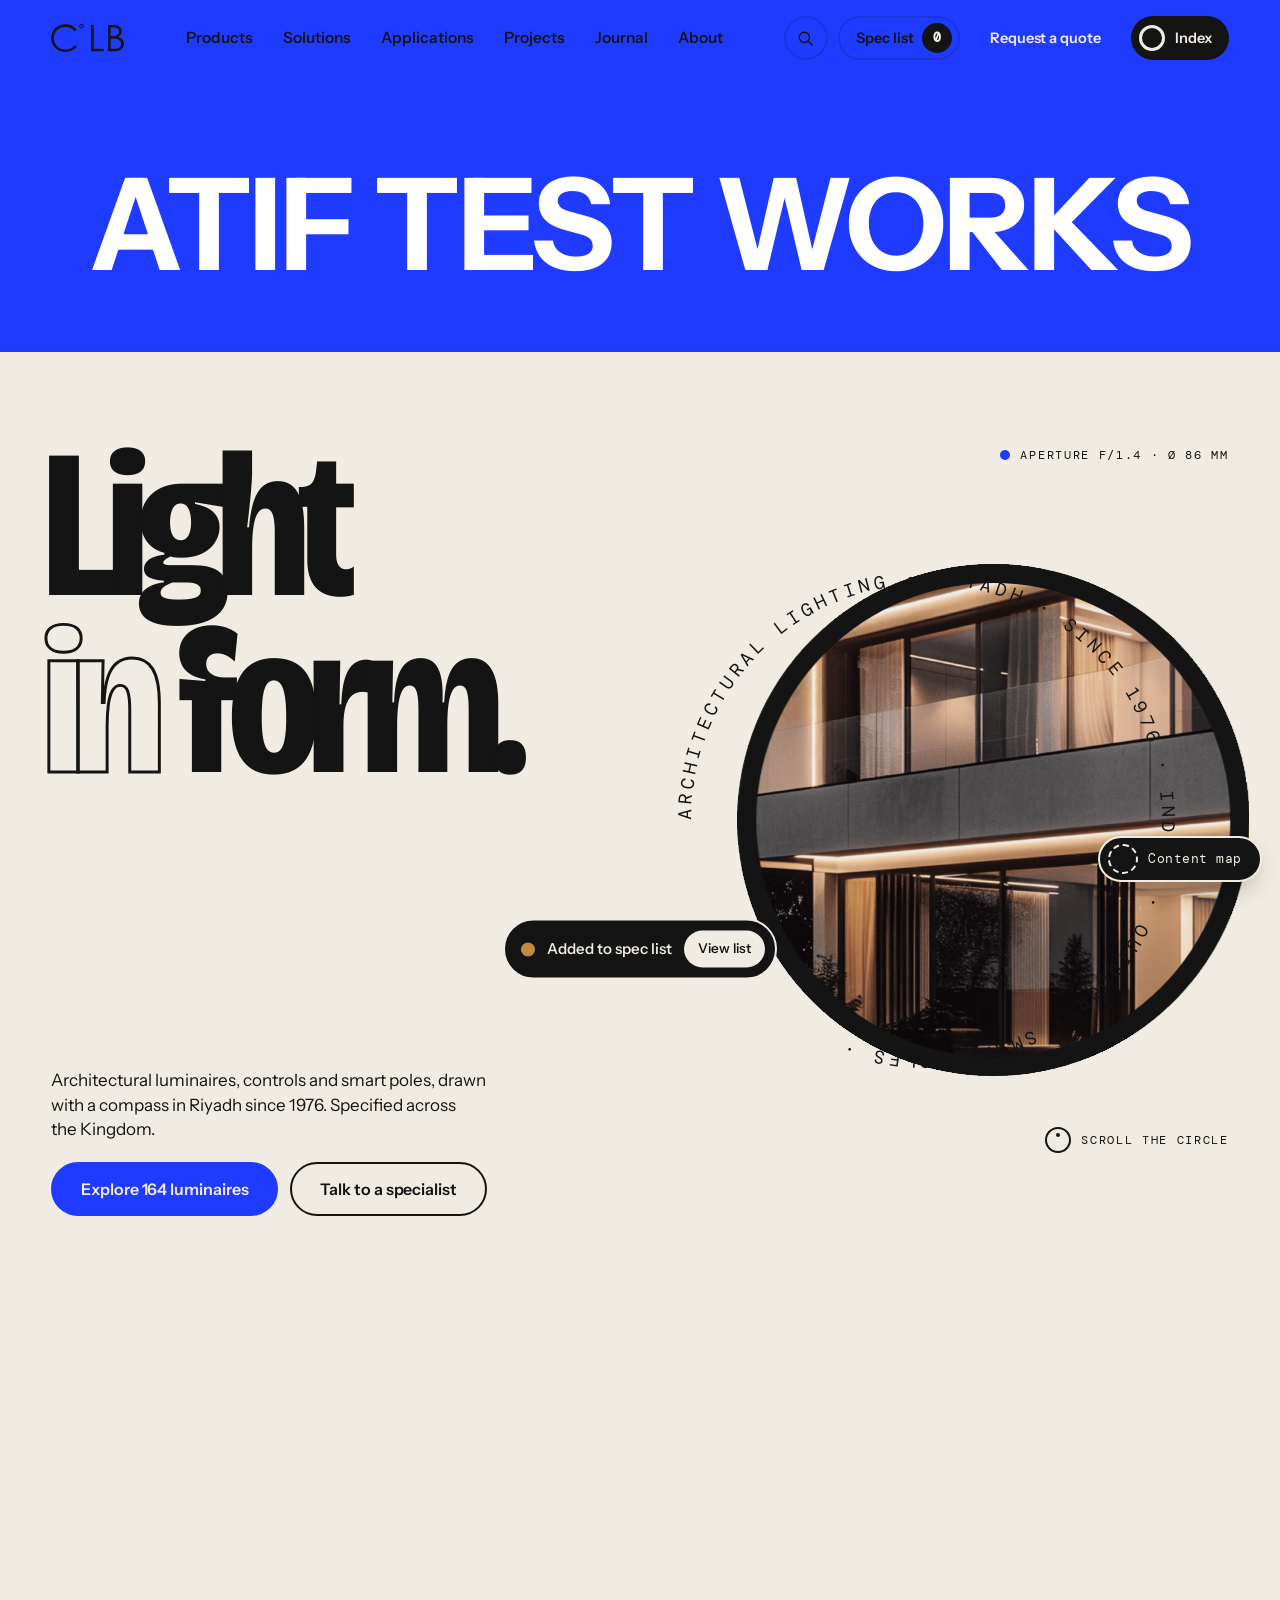
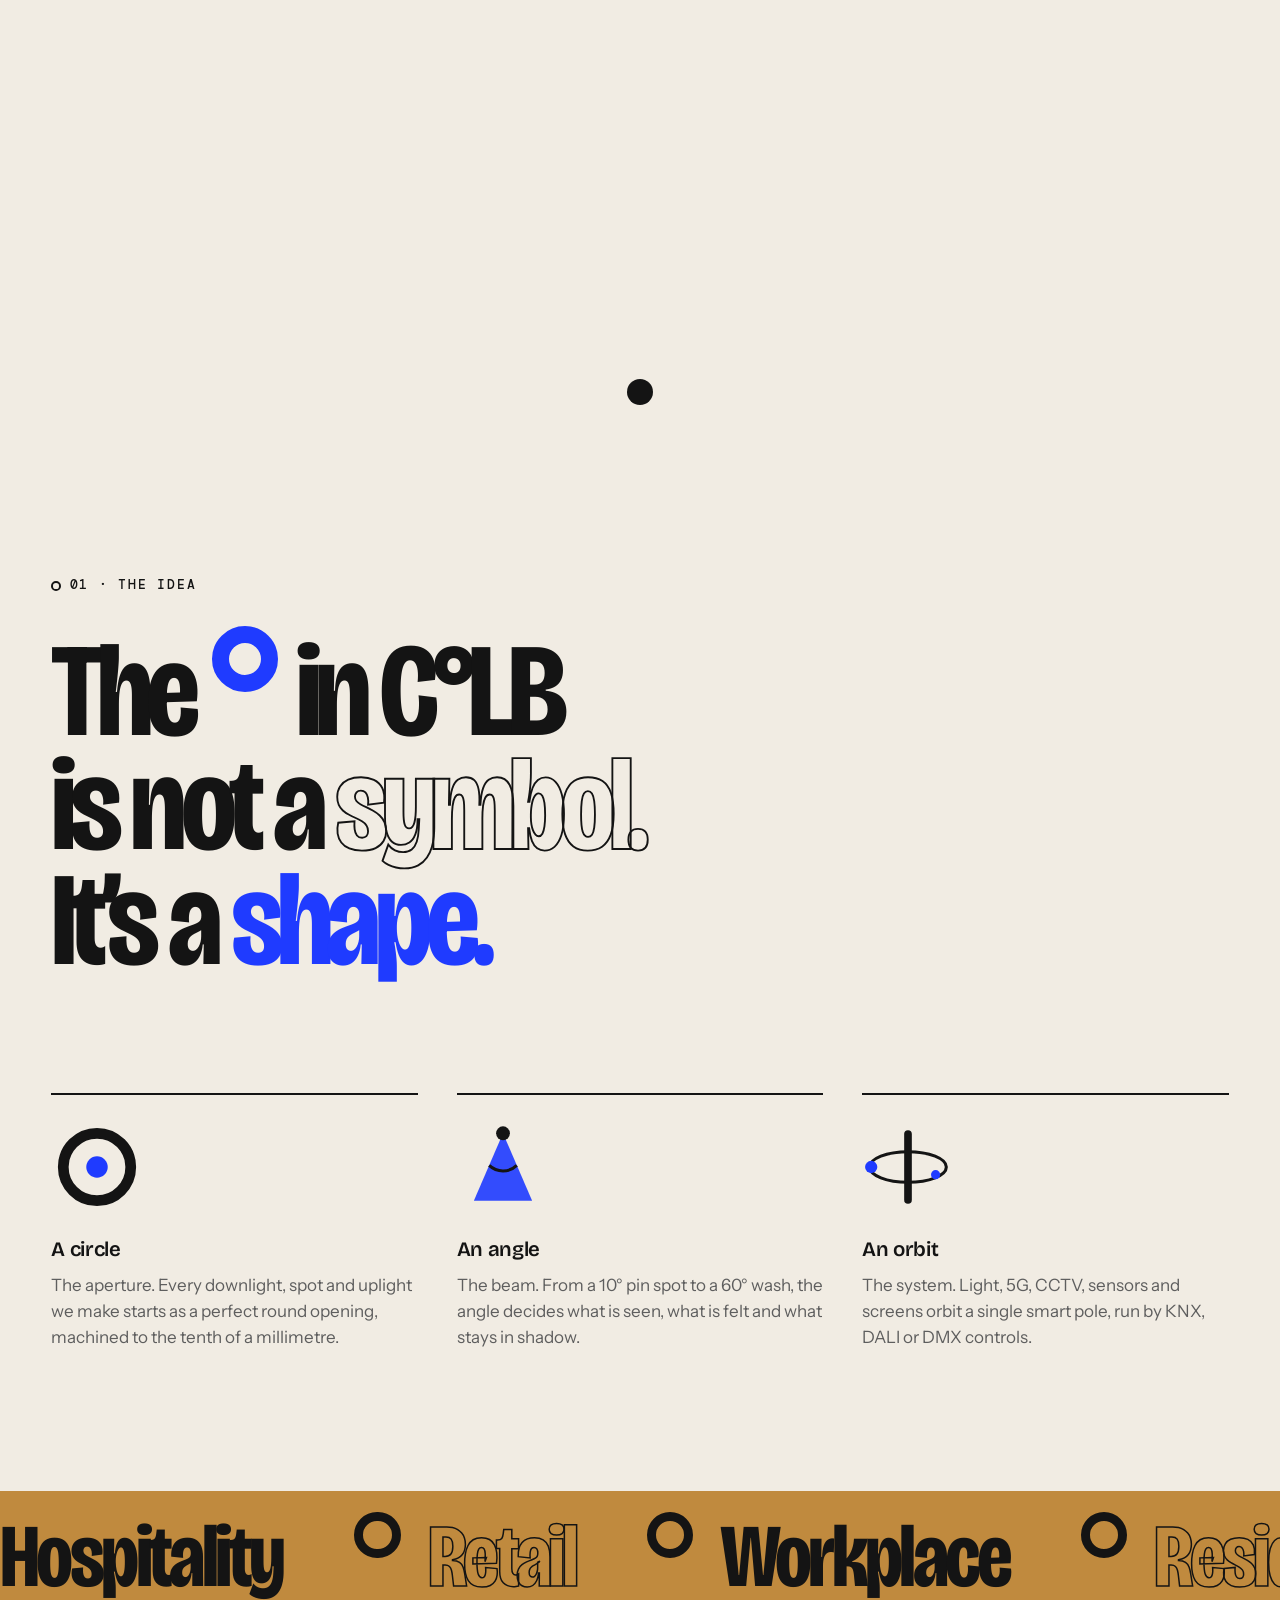
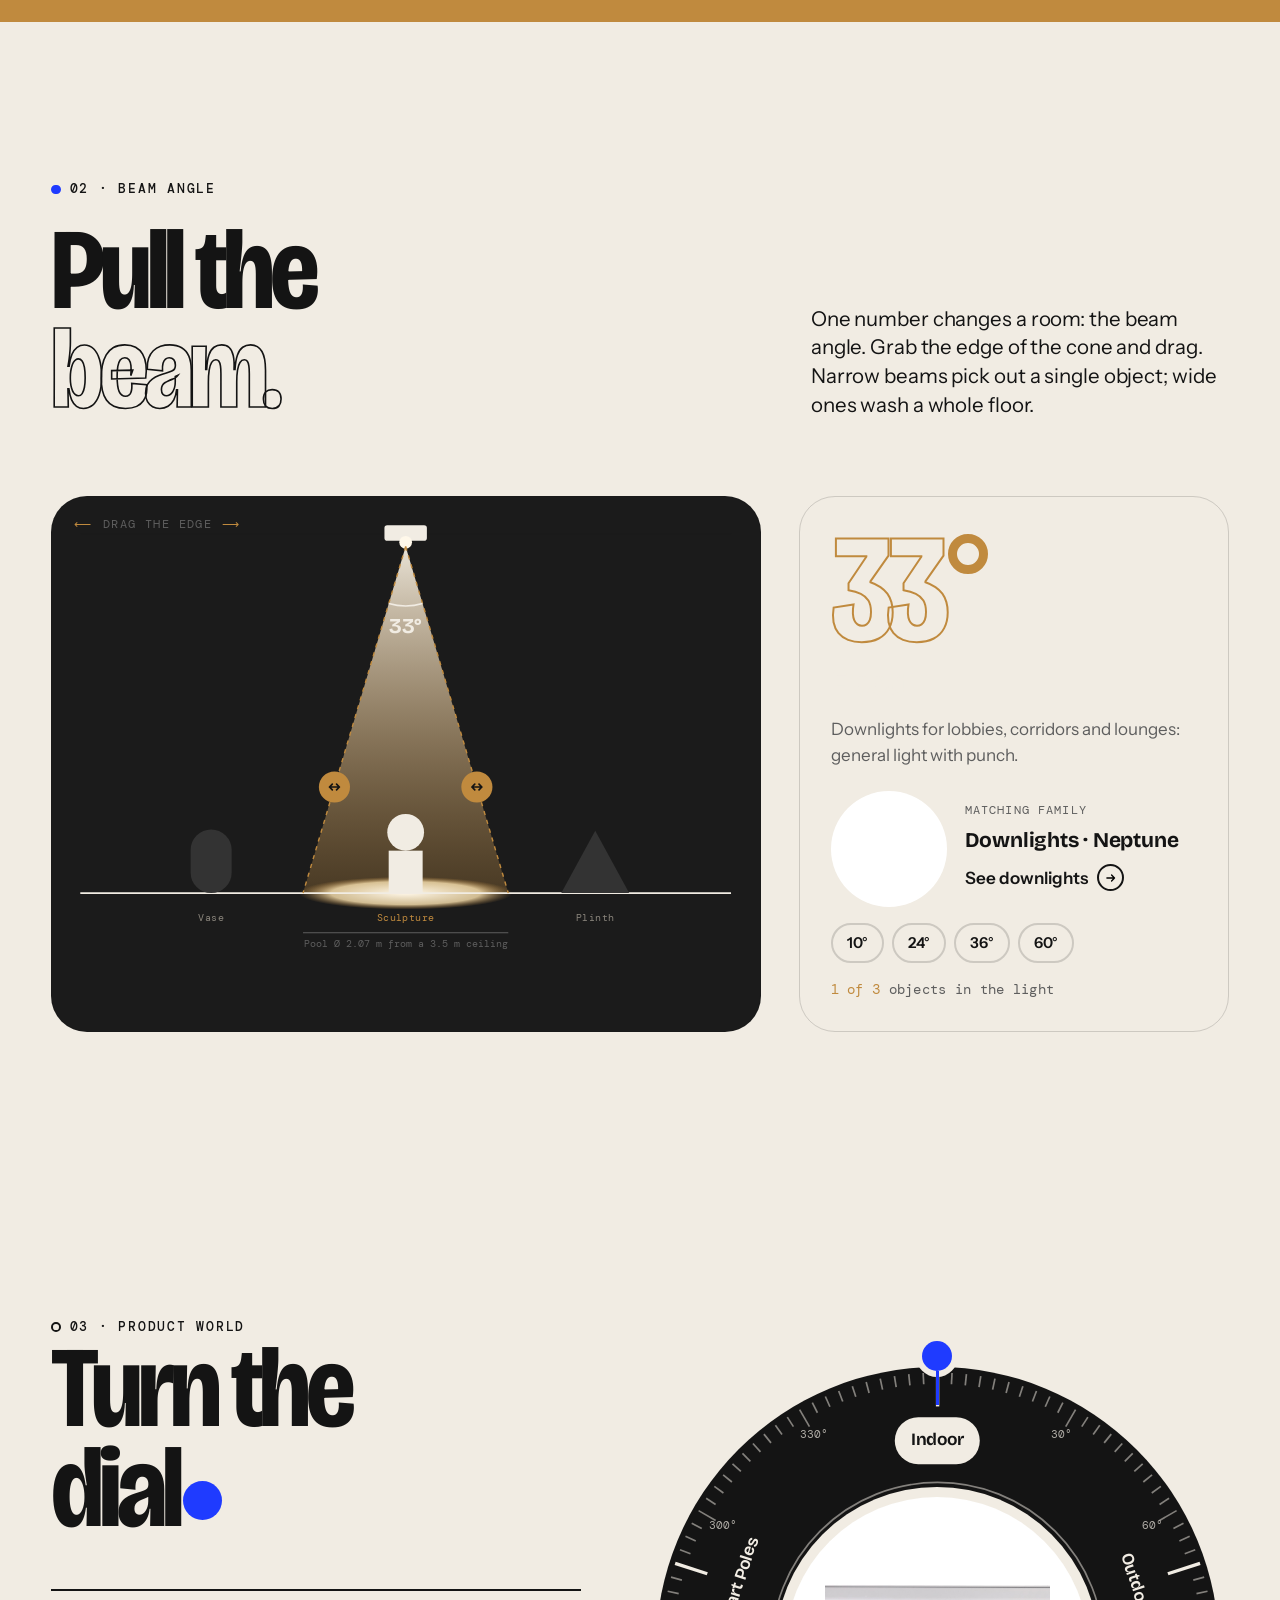
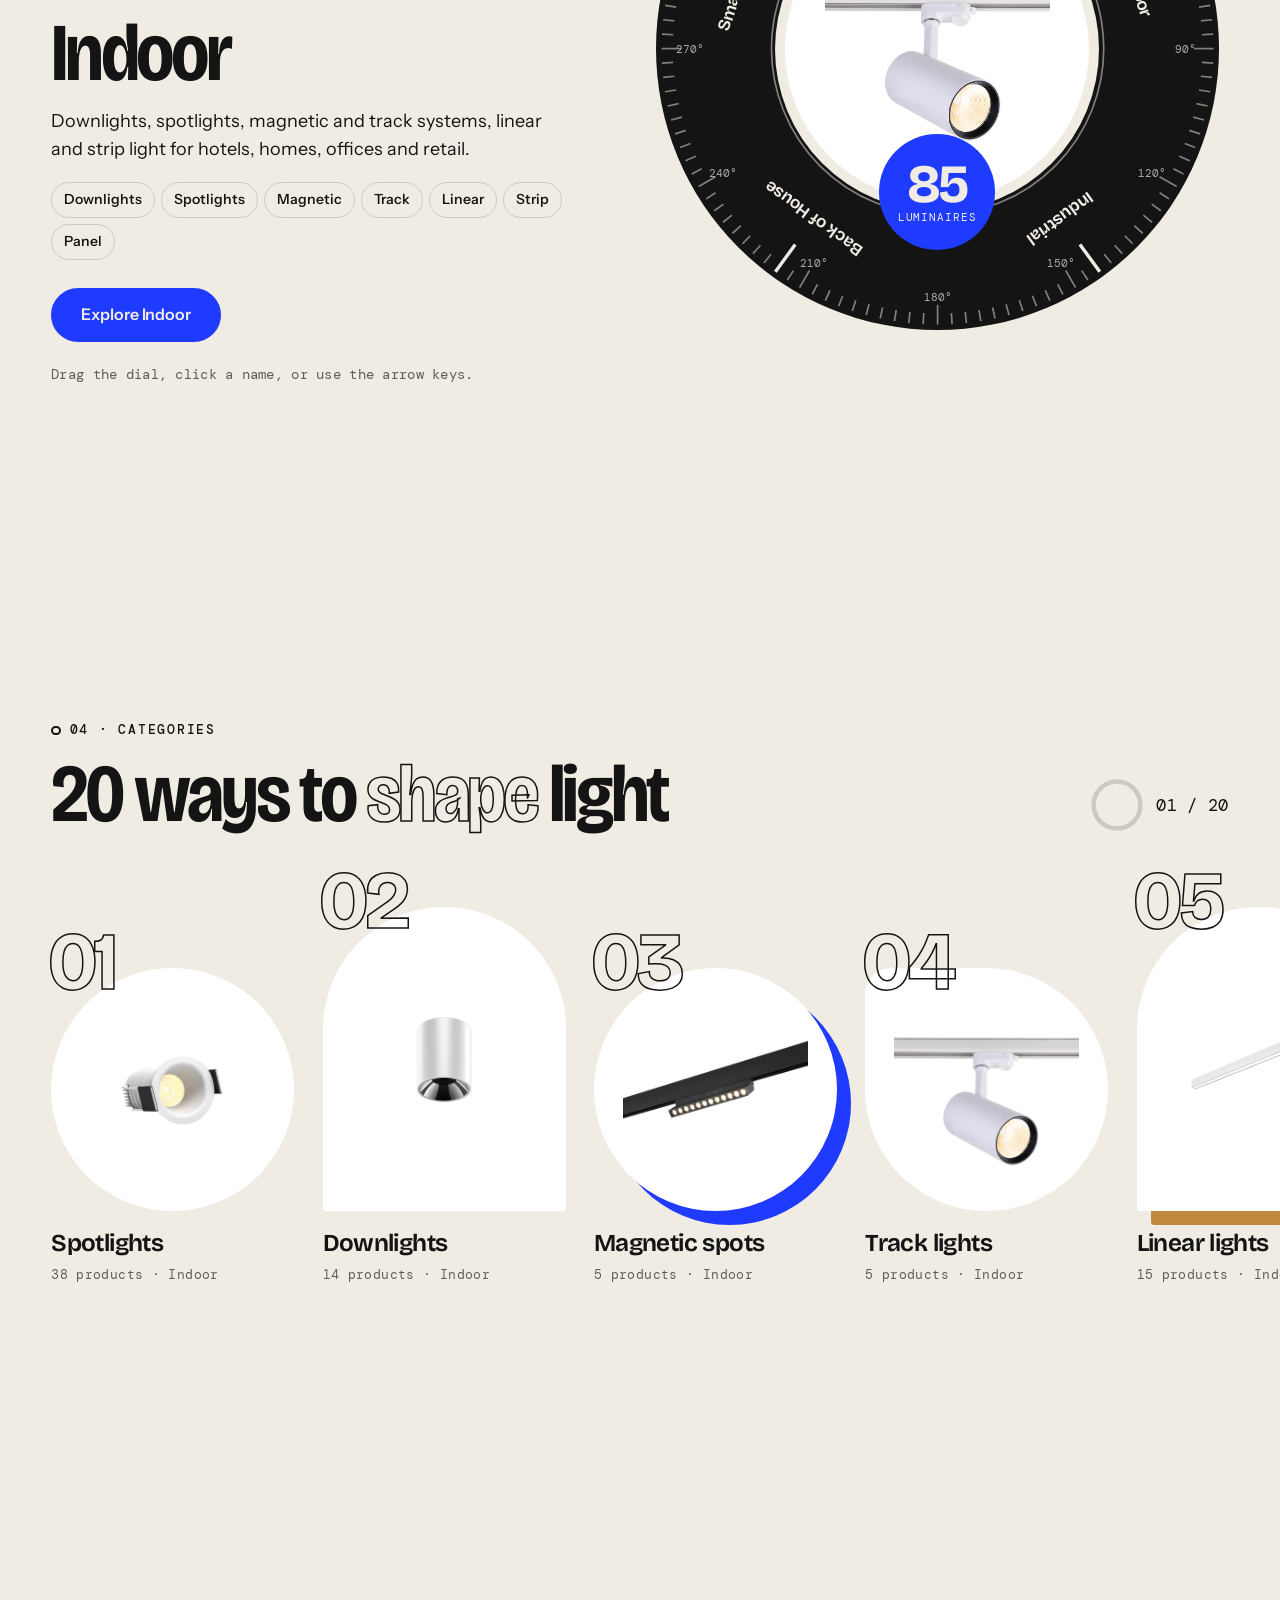
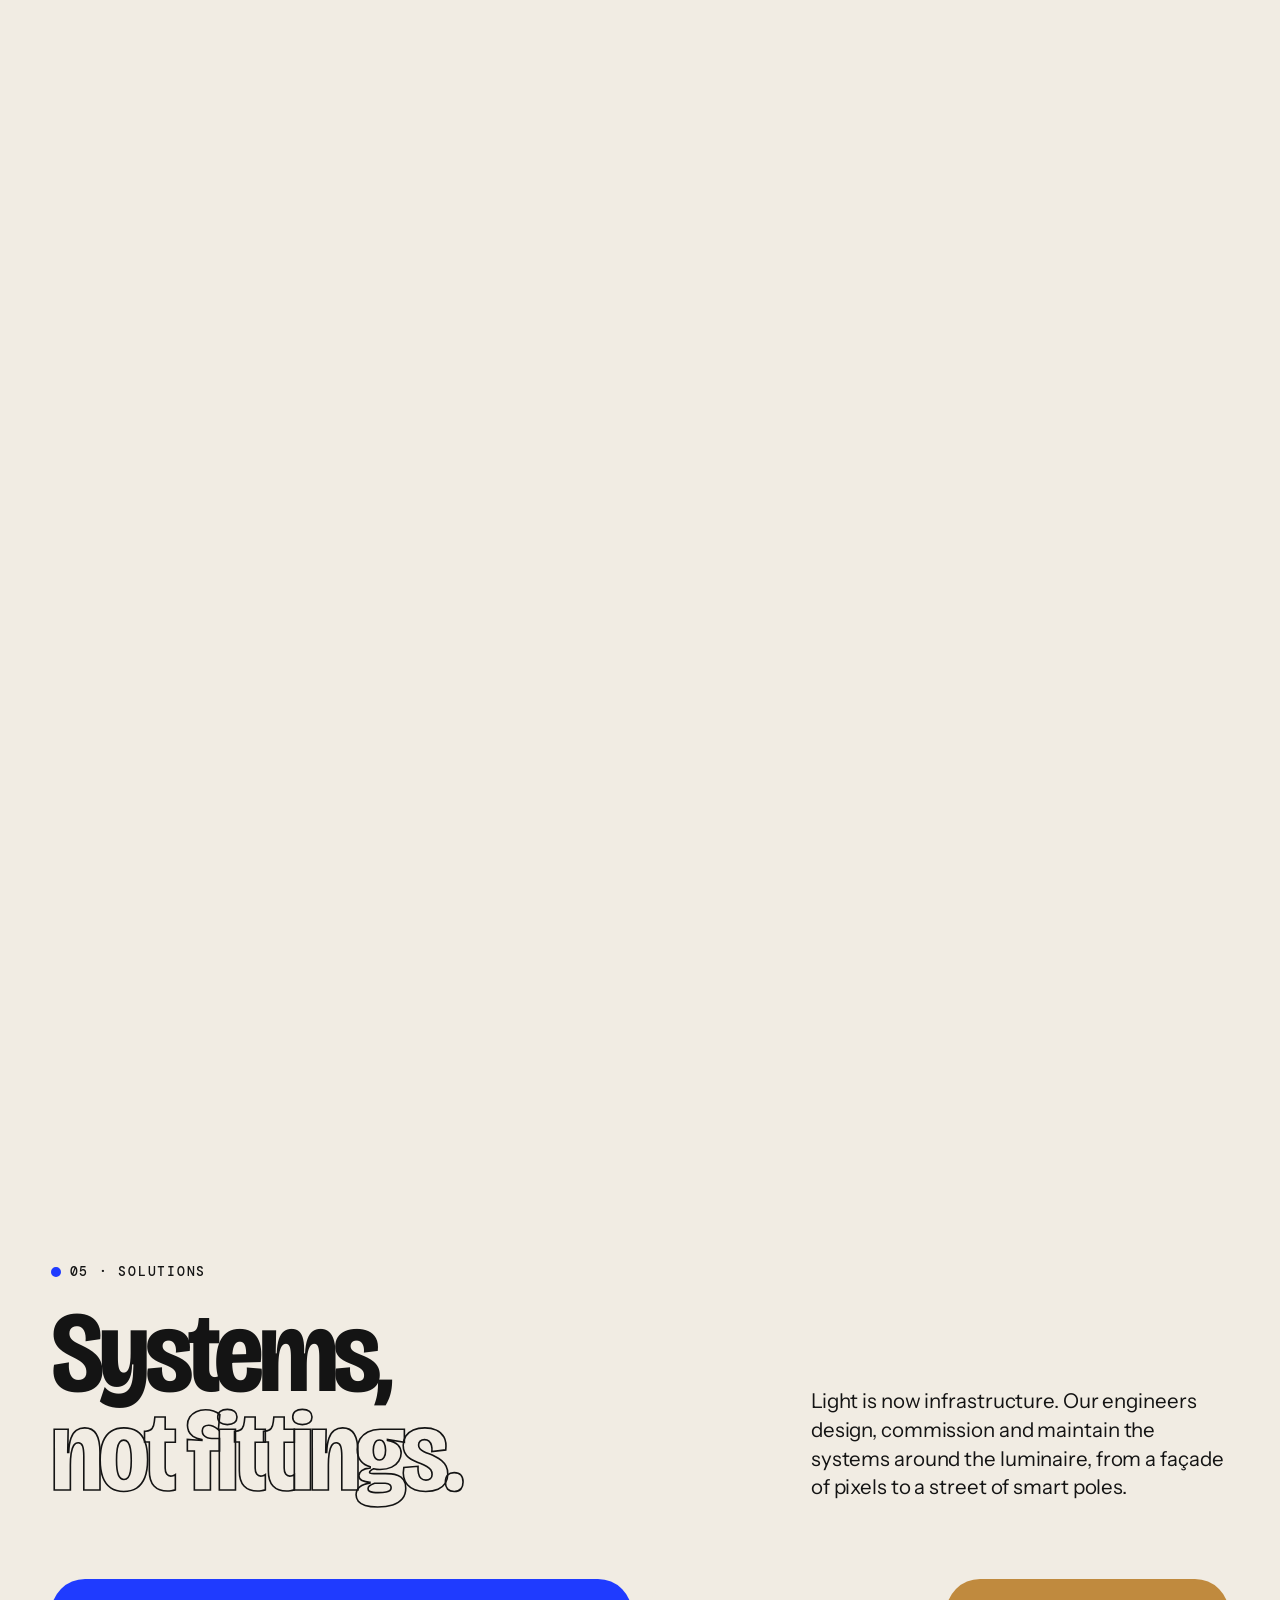
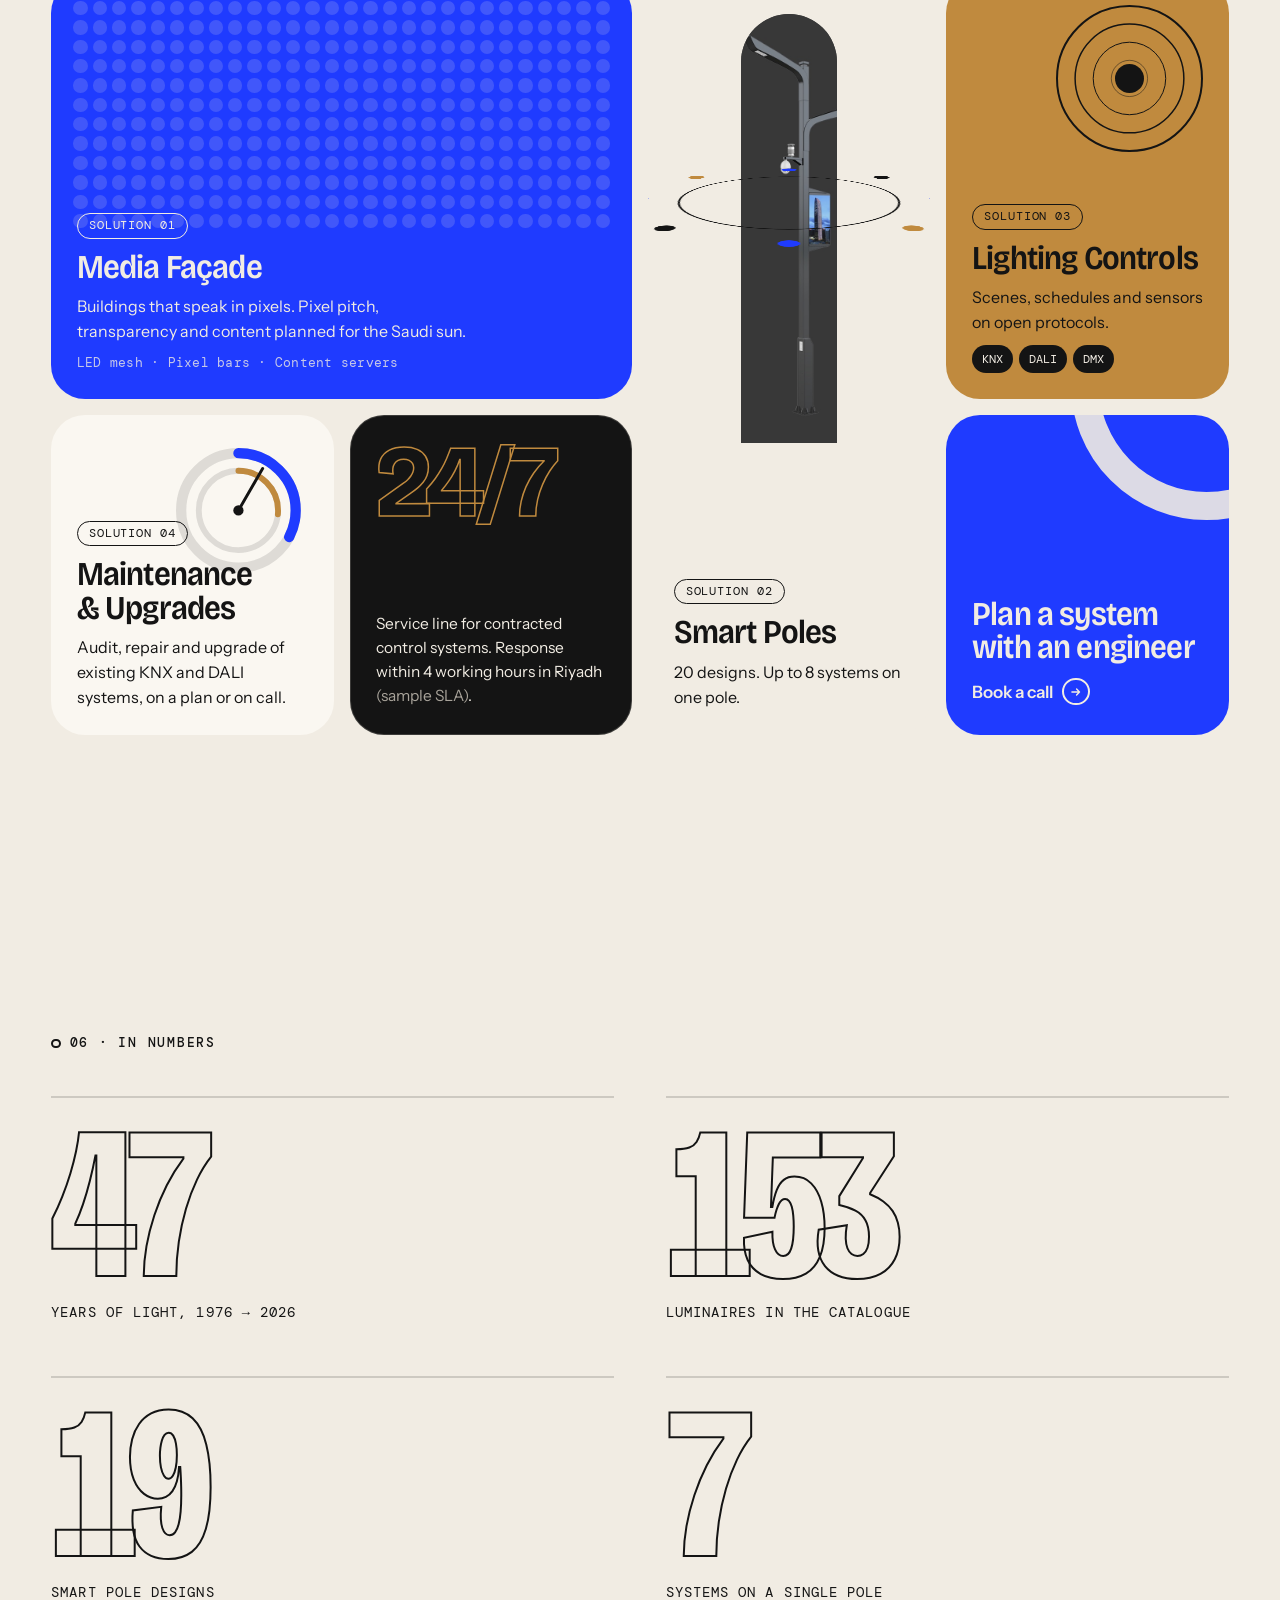
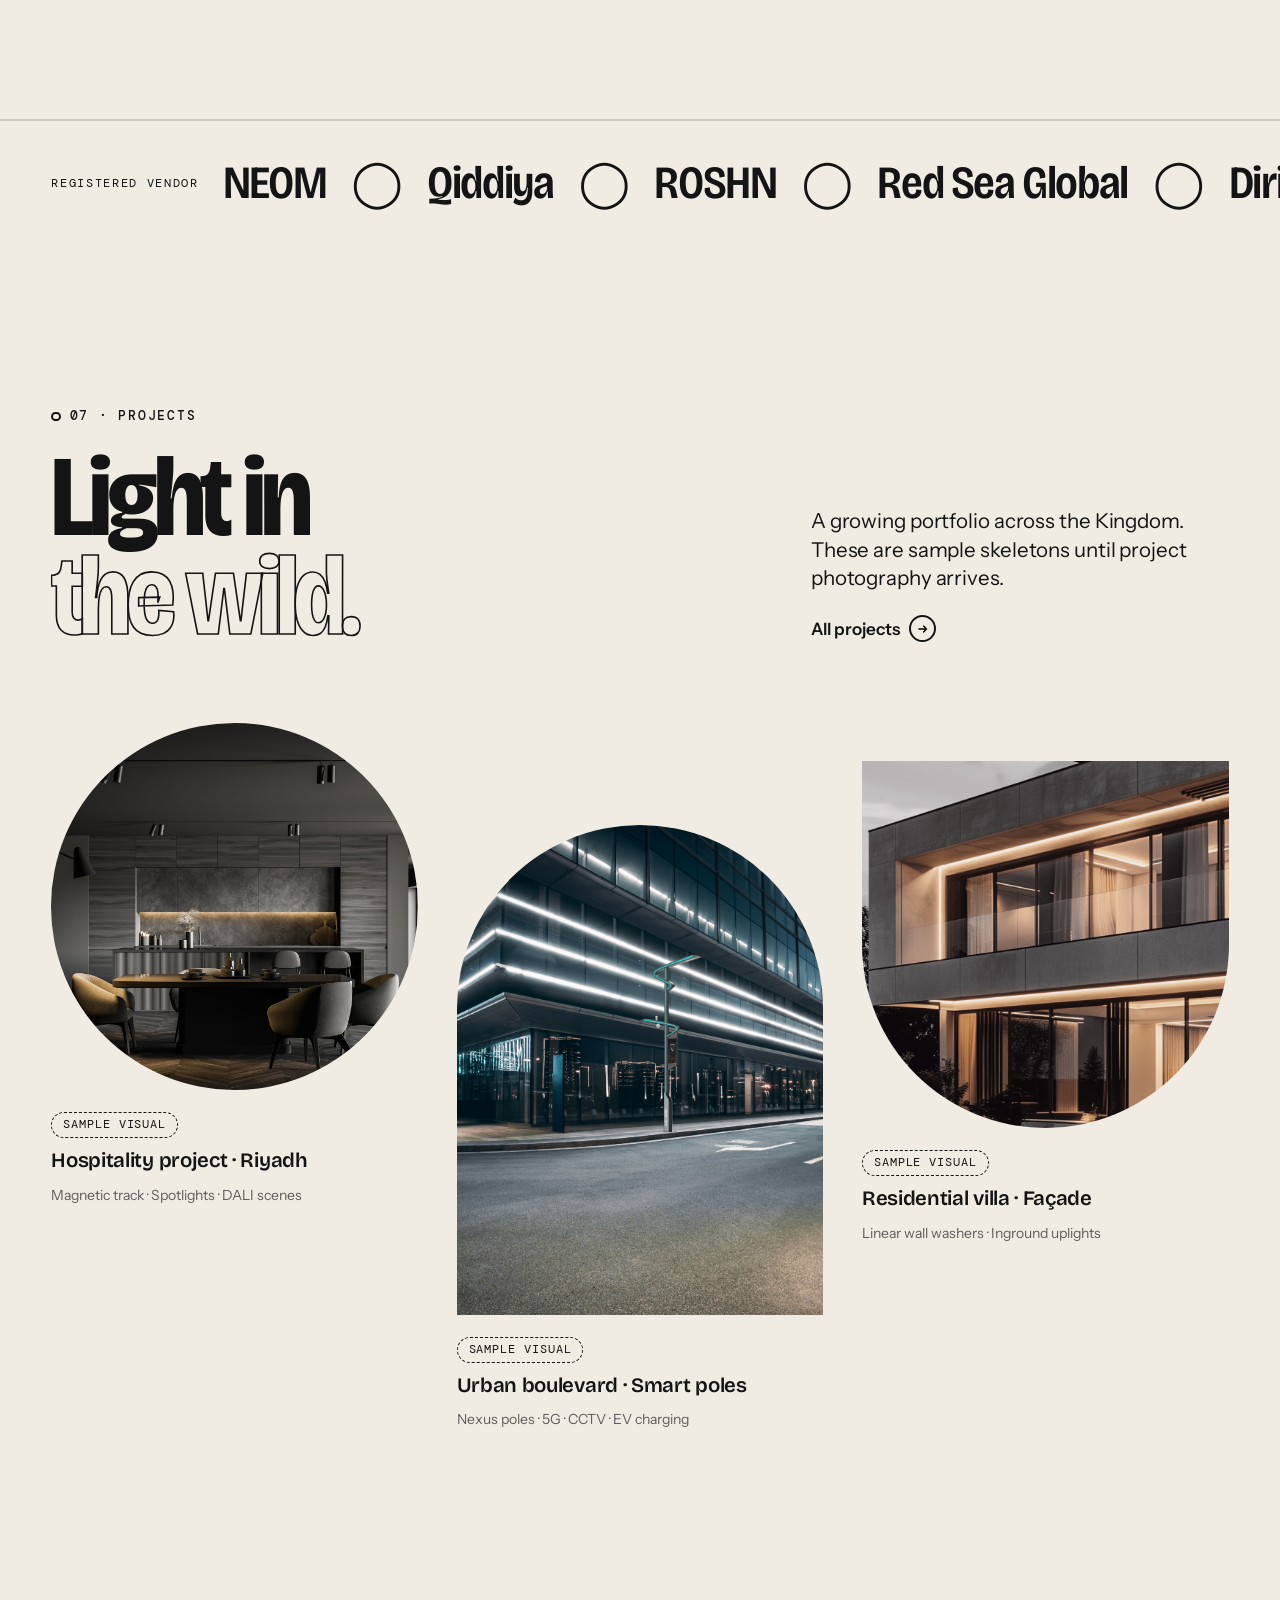
<file: index.html>
<!doctype html>
<html lang="en" dir="ltr" class="no-js" data-field="bone">
<head>
<meta charset="utf-8">
<meta name="viewport" content="width=device-width, initial-scale=1">
<title>C°LB · Light is geometry</title>
<meta name="description" content="C°LB architectural luminaires, lighting controls and smart poles, engineered in Riyadh since 1976 for hospitality, retail, workplace and urban projects.">
<meta name="theme-color" content="#F1ECE3">
<link rel="icon" href="data:image/svg+xml,%3Csvg xmlns='http://www.w3.org/2000/svg' viewBox='0 0 32 32'%3E%3Ccircle cx='16' cy='16' r='11' fill='none' stroke='%231F3BFF' stroke-width='6'/%3E%3C/svg%3E">
<link rel="preconnect" href="https://fonts.googleapis.com">
<link rel="preconnect" href="https://fonts.gstatic.com" crossorigin>
<link href="https://fonts.googleapis.com/css2?family=Bricolage+Grotesque:opsz,wdth,wght@12..96,75..100,200..800&family=Instrument+Sans:wdth,wght@75..100,400..700&family=DM+Mono:wght@400;500&display=swap" rel="stylesheet">
<link rel="stylesheet" href="assets/style.css?v=20261018276">
<script>
/* Orbit boot: js flag, reduced motion, and the closing half of the iris page transition (pure CSS animation, so it fails open). */
(function (d) {
  var h = d.documentElement; h.classList.remove('no-js'); h.classList.add('js');
  try {
    var rm = window.matchMedia && matchMedia('(prefers-reduced-motion: reduce)').matches;
    if (rm) h.classList.add('rm');
    var s = sessionStorage.getItem('orbit-iris');
    if (s) {
      sessionStorage.removeItem('orbit-iris');
      var p = JSON.parse(s);
      if (!rm && Date.now() - p.t < 4000) {
        h.style.setProperty('--ix', p.x + '%'); h.style.setProperty('--iy', p.y + '%');
        h.classList.add('iris-in');
      }
    }
  } catch (e) {}
})(document);
</script>
</head>
<body class="page-home">
<a class="skip" href="#main">Skip to content</a>
<header class="hdr" data-content="NAVIGATION: final sitemap labels (max 12 characters each), phone number for the Index menu, 5 product-group names with live counts, search index of products and Journal posts">
  <a class="hdr__brand" href="index.html" aria-label="C°LB home">
    <img class="logo logo--d" src="shared/brand/clb-logo-black.svg" alt="" width="73" height="28">
    <img class="logo logo--l" src="shared/brand/clb-logo-white.svg" alt="" width="73" height="28">
  </a>
  <nav class="hdr__nav" aria-label="Main">
    <ul><li><a href="products.html">Products</a></li><li><a href="solutions.html">Solutions</a></li><li><a href="projects.html#applications">Applications</a></li><li><a href="projects.html">Projects</a></li><li><a href="journal.html">Journal</a></li><li><a href="about.html">About</a></li></ul>
  </nav>
  <div class="hdr__tools">
    <button class="hdr__icon" type="button" data-search-open aria-label="Search products, projects and the Journal"><svg class="ico" aria-hidden="true"><use href="#i-search"/></svg></button>
    <a class="hdr__spec" href="contact.html#quote"><span class="hdr__spec-l">Spec list</span><span class="count" data-spec-count>0</span></a>
    <a class="btn btn--accent btn--sm hdr__quote" data-magnetic href="contact.html#quote"><span>Request a quote</span></a>
    <button class="hdr__menu" type="button" aria-expanded="false" aria-controls="index-menu" data-menu-btn><span class="hdr__menu-ring" aria-hidden="true"></span><span class="hdr__menu-l">Index</span></button>
  </div>
</header>

<div class="menu" id="index-menu" role="dialog" aria-modal="true" aria-label="Site index" hidden>
  <div class="menu__inner">
    <nav class="menu__main" aria-label="Site index">
      <ol>
        <li><a href="index.html"><i>00</i>Home</a></li>
        <li><a href="products.html"><i>01</i>Products</a></li>
        <li><a href="solutions.html"><i>02</i>Solutions</a></li>
        <li><a href="projects.html#applications"><i>03</i>Applications</a></li>
        <li><a href="projects.html"><i>04</i>Projects</a></li>
        <li><a href="journal.html"><i>05</i>Journal</a></li>
        <li><a href="about.html"><i>06</i>About</a></li>
        <li><a href="contact.html"><i>07</i>Contact</a></li>
      </ol>
    </nav>
    <div class="menu__side">
      <div class="menu__block">
        <h2 class="eyebrow">Product world</h2>
        <ul class="menu__groups">
          <li><a href="products.html#indoor">Indoor <span>85</span></a></li>
          <li><a href="products.html#outdoor">Outdoor <span>64</span></a></li>
          <li><a href="products.html#industrial">Industrial <span>4</span></a></li>
          <li><a href="products.html#back-of-house">Back of House <span>11</span></a></li>
          <li><a href="solutions.html#range">Smart Poles <span>20</span></a></li>
        </ul>
      </div>
      <div class="menu__block">
        <h2 class="eyebrow">Resources</h2>
        <ul class="menu__plain">
          <li><a href="index.html#resources">Catalogue 2026 (PDF)</a></li>
          <li><a href="product.html#downloads">Datasheets, IES and BIM</a></li>
          <li><a href="about.html#quality">Certifications</a></li>
        </ul>
      </div>
      <div class="menu__block menu__contact">
        <a class="num" href="tel:+966114411131">+966 11 441 1131</a>
        <a href="mailto:info@clb-sa.com">info@clb-sa.com</a>
        <p>Building 4280, Northern Ring Branch Rd, Hitteen, Riyadh</p>
      </div>
    </div>
    <button class="menu__close" type="button" data-menu-close aria-label="Close index"><svg class="ico" aria-hidden="true"><use href="#i-close"/></svg></button>
  </div>
</div>

<main id="main">
<div style="padding:clamp(96px,14vw,160px) 16px clamp(32px,5vw,64px);text-align:center;background:#1F3BFF;color:#fff">
  <p style="margin:0;font-weight:800;font-size:clamp(40px,10vw,140px);line-height:1;letter-spacing:-0.02em;text-transform:uppercase">Atif Test Works</p>
</div>

<!-- ============ 01 HERO · the aperture ============ -->
<section class="hero field field--bone" id="hero" data-field="bone" data-hero data-content="HERO: 1 photo ≥2000px that still reads when cropped to a circle (lit façade or interior, subject centred) + headline ≤4 words + intro ≤24 words + 2 CTAs. Scroll story captions ≤8 words each">
  <div class="hero__pin">
    <div class="hero__stage">
      <h1 class="hero__h">
        <span class="hero__l1 mega mega--xl" data-kin>Light</span>
        <span class="hero__l2 mega mega--xl"><span class="outline" data-kin>in</span> <span data-kin>form.</span></span>
      </h1>

      <div class="ap" data-ap aria-hidden="true">
        <div class="ap__disc">
          <img class="ap__img" src="shared/img/clb/site/collection-outdoor.jpg" alt="" width="1008" height="1800" fetchpriority="high">
          <span class="ap__face"></span>
          <svg class="ap__blades" viewBox="-100 -100 200 200" preserveAspectRatio="xMidYMid meet"></svg>
        </div>
        <svg class="ap__text" viewBox="0 0 200 200">
          <defs><path id="ap-circle" d="M100,100 m-92,0 a92,92 0 1,1 184,0 a92,92 0 1,1 -184,0"/></defs>
          <text><textPath href="#ap-circle">ARCHITECTURAL LIGHTING · RIYADH · SINCE 1976 · INDOOR · OUTDOOR · SMART POLES · </textPath></text>
        </svg>
      </div>

      <svg class="beamfx" data-beamfx aria-hidden="true" preserveAspectRatio="none">
        <defs>
          <linearGradient id="hb-cone" x1="0" y1="0" x2="0" y2="1">
            <stop offset="0" stop-color="#FFFDF8" stop-opacity=".95"/>
            <stop offset=".55" stop-color="#F1ECE3" stop-opacity=".55"/>
            <stop offset="1" stop-color="#F1ECE3" stop-opacity=".22"/>
          </linearGradient>
          <radialGradient id="hb-pool">
            <stop offset="0" stop-color="#FFFDF8" stop-opacity="1"/>
            <stop offset=".62" stop-color="#F1ECE3" stop-opacity=".9"/>
            <stop offset="1" stop-color="#F1ECE3" stop-opacity="0"/>
          </radialGradient>
        </defs>
        <line class="beamfx__floor" x1="0" y1="0" x2="0" y2="0"/>
        <polygon class="beamfx__cone" fill="url(#hb-cone)" points="0,0 0,0 0,0"/>
        <ellipse class="beamfx__pool" fill="url(#hb-pool)" cx="0" cy="0" rx="0" ry="0"/>
        <g class="beamfx__dims">
          <line class="beamfx__dim" x1="0" y1="0" x2="0" y2="0"/>
          <line class="beamfx__tick a" x1="0" y1="0" x2="0" y2="0"/>
          <line class="beamfx__tick b" x1="0" y1="0" x2="0" y2="0"/>
          <text class="beamfx__label" x="0" y="0" text-anchor="middle">Ø 4.2 m</text>
          <path class="beamfx__arc" d=""/>
          <text class="beamfx__angle" x="0" y="0" text-anchor="middle">36°</text>
        </g>
        <circle class="beamfx__dot" cx="0" cy="0" r="0"/>
      </svg>

      <div class="hero__meta">
        <p class="hero__intro">Architectural luminaires, controls and smart poles, drawn with a compass in Riyadh since 1976. Specified across the Kingdom.</p>
        <div class="btn-row">
          <a class="btn btn--accent" data-magnetic href="products.html"><span>Explore 164 luminaires</span></a>
          <a class="btn btn--ghost" data-magnetic href="contact.html#spec"><span>Talk to a specialist</span></a>
        </div>
      </div>
      <p class="hero__read mono" aria-hidden="true"><span class="hero__read-dot"></span><span data-hero-read>Aperture opening</span></p>
      <p class="hero__scroll mono" aria-hidden="true"><span class="hero__scroll-ring"></span>Scroll the circle</p>

      <div class="hero__cap hero__cap--b" aria-hidden="true">
        <p class="eyebrow eyebrow--plain">Act 2 · The fitting</p>
        <p class="hero__cap-h">Every C°LB luminaire begins as a circle.</p>
      </div>
      <div class="hero__cap hero__cap--c" aria-hidden="true">
        <p class="eyebrow eyebrow--plain">Act 3 · The beam</p>
        <p class="hero__cap-h">…and lands as a circle of light.</p>
      </div>
      <div class="hero__cap hero__cap--d" aria-hidden="true">
        <p class="hero__cap-xl">Light is <span class="outline">geometry.</span></p>
      </div>
    </div>
  </div>
</section>

<!-- ============ 02 MANIFESTO ============ -->
<section class="mani field field--bone" id="manifesto" data-field="bone" data-content="BRAND STATEMENT: 1 sentence ≤18 words + 3 principles (title ≤2 words, 20-word proof line each). Marketing to confirm claims">
  <span class="mani__dot" aria-hidden="true"></span>
  <span class="mani__thread" aria-hidden="true"></span>
  <div class="wrap">
    <p class="eyebrow mani__eyebrow">01 · The idea</p>
    <h2 class="mani__h lines">
      <span class="line"><span>The <span class="mani__deg">°</span> in C°LB</span></span>
      <span class="line"><span>is not a <span class="outline">symbol.</span></span></span>
      <span class="line"><span>It’s a <em class="mani__em">shape.</em></span></span>
    </h2>
    <ol class="mani__trio">
      <li class="rv">
        <svg class="mani__glyph" viewBox="0 0 120 120" aria-hidden="true"><circle cx="60" cy="60" r="44" fill="none" stroke="currentColor" stroke-width="14"/><circle cx="60" cy="60" r="14" class="g-accent"/></svg>
        <h3 class="h4">A circle</h3>
        <p>The aperture. Every downlight, spot and uplight we make starts as a perfect round opening, machined to the tenth of a millimetre.</p>
      </li>
      <li class="rv rv-d1">
        <svg class="mani__glyph" viewBox="0 0 120 120" aria-hidden="true"><path d="M60 16 22 104h76z" class="g-accent" opacity=".9"/><circle cx="60" cy="16" r="9" fill="currentColor"/><path d="M42 58a26 26 0 0 0 36 0" fill="none" stroke="currentColor" stroke-width="4"/></svg>
        <h3 class="h4">An angle</h3>
        <p>The beam. From a 10° pin spot to a 60° wash, the angle decides what is seen, what is felt and what stays in shadow.</p>
      </li>
      <li class="rv rv-d2">
        <svg class="mani__glyph" viewBox="0 0 120 120" aria-hidden="true"><ellipse cx="60" cy="60" rx="50" ry="20" fill="none" stroke="currentColor" stroke-width="4"/><rect x="55" y="12" width="10" height="96" rx="5" fill="currentColor"/><circle cx="12" cy="60" r="8" class="g-accent"/><circle cx="96" cy="70" r="6" class="g-accent"/></svg>
        <h3 class="h4">An orbit</h3>
        <p>The system. Light, 5G, CCTV, sensors and screens orbit a single smart pole, run by KNX, DALI or DMX controls.</p>
      </li>
    </ol>
  </div>
  <div class="mq fx-brass" aria-label="Sectors we light">
    <div class="marquee" style="--mq-dur:42s">
      <div class="marquee__track">
        <span class="marquee__item">Hospitality</span><span class="marquee__item mq__ring" aria-hidden="true"></span>
        <span class="marquee__item outline">Retail</span><span class="marquee__item mq__ring" aria-hidden="true"></span>
        <span class="marquee__item">Workplace</span><span class="marquee__item mq__ring" aria-hidden="true"></span>
        <span class="marquee__item outline">Residential</span><span class="marquee__item mq__ring" aria-hidden="true"></span>
        <span class="marquee__item">Urban &amp; Streets</span><span class="marquee__item mq__ring" aria-hidden="true"></span>
        <span class="marquee__item outline">Façade &amp; Landscape</span><span class="marquee__item mq__ring" aria-hidden="true"></span>
      </div>
      <div class="marquee__track" aria-hidden="true">
        <span class="marquee__item">Hospitality</span><span class="marquee__item mq__ring"></span>
        <span class="marquee__item outline">Retail</span><span class="marquee__item mq__ring"></span>
        <span class="marquee__item">Workplace</span><span class="marquee__item mq__ring"></span>
        <span class="marquee__item outline">Residential</span><span class="marquee__item mq__ring"></span>
        <span class="marquee__item">Urban &amp; Streets</span><span class="marquee__item mq__ring"></span>
        <span class="marquee__item outline">Façade &amp; Landscape</span><span class="marquee__item mq__ring"></span>
      </div>
    </div>
  </div>
</section>

<!-- ============ 03 BEAM ANGLE PLAYGROUND ============ -->
<section class="beam field field--ink" id="beam" data-field="ink" data-content="BEAM PLAYGROUND: approved beam options per family (10–60°), 1 cut-out on white per family (≥1200px), 1-line use case each. Pool sizes come from the IES files once supplied">
  <div class="wrap">
    <div class="shead">
      <div>
        <p class="eyebrow eyebrow--dot">02 · Beam angle</p>
        <h2 class="h1 lines"><span class="line"><span>Pull the</span></span><span class="line"><span class="outline">beam.</span></span></h2>
      </div>
      <div class="shead__aside">
        <p class="lede">One number changes a room: the beam angle. Grab the edge of the cone and drag. Narrow beams pick out a single object; wide ones wash a whole floor.</p>
      </div>
    </div>

    <div class="beam__ui">
      <div class="beam__stage" data-beam tabindex="0" role="slider" aria-label="Beam angle. Use left and right arrow keys or drag the edge of the cone" aria-valuemin="10" aria-valuemax="60" aria-valuenow="24" aria-valuetext="24 degrees, narrow spot">
        <svg class="beam__svg" viewBox="0 0 1000 640" aria-hidden="true">
          <defs>
            <linearGradient id="bp-cone" x1="0" y1="0" x2="0" y2="1">
              <stop offset="0" stop-color="#FFF8EA" stop-opacity=".9"/>
              <stop offset="1" stop-color="#C08A3E" stop-opacity=".28"/>
            </linearGradient>
            <radialGradient id="bp-pool">
              <stop offset="0" stop-color="#FFF8EA"/>
              <stop offset=".7" stop-color="#F1D9A8" stop-opacity=".85"/>
              <stop offset="1" stop-color="#C08A3E" stop-opacity="0"/>
            </radialGradient>
          </defs>
          <line class="bp-ceil" x1="40" y1="52" x2="960" y2="52"/>
          <rect class="bp-lum" x="470" y="40" width="60" height="22" rx="4"/>
          <circle class="bp-lum-eye" cx="500" cy="64" r="9"/>
          <polygon class="bp-cone" fill="url(#bp-cone)" points="500,70 400,560 600,560"/>
          <ellipse class="bp-pool" fill="url(#bp-pool)" cx="500" cy="560" rx="100" ry="20"/>
          <line class="bp-floor" x1="40" y1="560" x2="960" y2="560"/>
          <g class="bp-obj" data-obj="0"><rect x="196" y="470" width="58" height="90" rx="29"/><text x="225" y="600" text-anchor="middle">Vase</text></g>
          <g class="bp-obj" data-obj="1"><rect x="476" y="500" width="48" height="60"/><circle cx="500" cy="474" r="26"/><text x="500" y="600" text-anchor="middle">Sculpture</text></g>
          <g class="bp-obj" data-obj="2"><path d="M720 560h96l-48-88z"/><text x="768" y="600" text-anchor="middle">Plinth</text></g>
          <line class="bp-edge a" x1="500" y1="70" x2="400" y2="560"/>
          <line class="bp-edge b" x1="500" y1="70" x2="600" y2="560"/>
          <path class="bp-arc" d="M470 140 A 72 72 0 0 0 530 140"/>
          <text class="bp-arc-t" x="500" y="176" text-anchor="middle">24°</text>
          <g class="bp-handle a"><circle r="22"/><path d="M-7 0h14M-7 0l4-4M-7 0l4 4M7 0l-4-4M7 0l-4 4"/></g>
          <g class="bp-handle b"><circle r="22"/><path d="M-7 0h14M-7 0l4-4M-7 0l4 4M7 0l-4-4M7 0l-4 4"/></g>
          <g class="bp-dim"><line x1="400" y1="616" x2="600" y2="616"/><text x="500" y="636" text-anchor="middle">Pool Ø 2.1 m at 4.9 m</text></g>
        </svg>
        <p class="beam__hint mono" aria-hidden="true"><span>⟵</span> drag the edge <span>⟶</span></p>
      </div>

      <div class="beam__read" aria-live="polite">
        <p class="beam__deg"><span class="outline" data-beam-deg>24</span><span class="beam__deg-sign" aria-hidden="true"></span></p>
        <p class="beam__family h3" data-beam-family>Narrow spot</p>
        <p class="beam__use muted" data-beam-use>Accent light: a single object pops while the room stays calm.</p>
        <figure class="beam__prod">
          <span class="beam__prod-disc"><img data-beam-img src="shared/img/products/keros.jpg" alt="Keros A recessed spotlight" width="800" height="800" loading="lazy"></span>
          <figcaption><span class="mono small">Matching family</span><b data-beam-prod>Spotlights · Keros A</b><a class="link-arrow" data-beam-link href="products.html#spotlights">See the family</a></figcaption>
        </figure>
        <div class="beam__presets" role="group" aria-label="Beam presets">
          <button class="chip" type="button" data-beam-set="10">10°</button>
          <button class="chip" type="button" data-beam-set="24" aria-pressed="true">24°</button>
          <button class="chip" type="button" data-beam-set="36">36°</button>
          <button class="chip" type="button" data-beam-set="60">60°</button>
        </div>
        <p class="beam__lit mono small"><span data-beam-lit>1 of 3</span> objects in the light</p>
      </div>
    </div>
  </div>
</section>

<!-- ============ 04 DIAL · product world ============ -->
<section class="world field field--brass" id="world" data-field="brass" data-world data-content="PRODUCT WORLD: 1 hero cut-out on white per group (≥2000px, centred, 10% margin), group name, 16-word description, category list. Counts update from the product database">
  <div class="wrap world__grid">
    <div class="world__copy">
      <p class="eyebrow">03 · Product world</p>
      <h2 class="h1 lines"><span class="line"><span>Turn the</span></span><span class="line"><span>dial<span class="u-disc"></span></span></span></h2>
      <div class="world__info" data-world-info aria-live="polite">
        <p class="world__name h2" data-w-name>Indoor</p>
        <p class="world__desc" data-w-desc>Downlights, spotlights, magnetic and track systems, linear and strip light for hotels, homes, offices and retail.</p>
        <ul class="world__cats" data-w-cats><li>Downlights</li><li>Spotlights</li><li>Magnetic</li><li>Track</li><li>Linear</li><li>Strip</li><li>Panel</li></ul>
        <a class="btn btn--accent" data-magnetic data-w-link href="products.html#indoor"><span data-w-cta>Explore Indoor</span></a>
      </div>
      <p class="world__help mono small">Drag the dial, click a name, or use the arrow keys.</p>
    </div>

    <div class="dial" data-dial>
      <div class="dial__marker" aria-hidden="true"></div>
      <div class="dial__face" data-dial-face role="radiogroup" aria-label="Product groups">
        <svg class="dial__ticks" viewBox="0 0 400 400" aria-hidden="true"></svg>
        <button class="dial__opt" type="button" role="radio" aria-checked="true" tabindex="0" style="--a:0deg" data-i="0" data-field-for="brass"><span>Indoor</span></button>
        <button class="dial__opt" type="button" role="radio" aria-checked="false" tabindex="-1" style="--a:72deg" data-i="1" data-field-for="cobalt"><span>Outdoor</span></button>
        <button class="dial__opt" type="button" role="radio" aria-checked="false" tabindex="-1" style="--a:144deg" data-i="2" data-field-for="ink"><span>Industrial</span></button>
        <button class="dial__opt" type="button" role="radio" aria-checked="false" tabindex="-1" style="--a:216deg" data-i="3" data-field-for="bone"><span>Back of House</span></button>
        <button class="dial__opt" type="button" role="radio" aria-checked="false" tabindex="-1" style="--a:288deg" data-i="4" data-field-for="paper"><span>Smart Poles</span></button>
      </div>
      <div class="dial__center">
        <div class="dial__hero"><img data-w-img src="shared/img/products/tl3-series.jpg" alt="TL3 track spotlight, Indoor range" width="800" height="800" loading="lazy"></div>
        <p class="dial__count"><span class="outline" data-w-count>85</span><small>luminaires</small></p>
      </div>
    </div>
  </div>
</section>

<!-- ============ 05 RAIL · categories ============ -->
<section class="rail field field--bone" id="categories" data-field="bone" data-rail data-content="CATEGORIES: 1 cut-out on white per category (≥1600px, centred), category name ≤20 characters, live count. Order of the 20 categories set by Marketing">
  <div class="rail__pin">
    <div class="rail__head wrap">
      <div>
        <p class="eyebrow">04 · Categories</p>
        <h2 class="h2">20 ways to <span class="outline">shape</span> light</h2>
      </div>
      <div class="rail__progress" aria-hidden="true">
        <svg viewBox="0 0 60 60"><circle cx="30" cy="30" r="26" class="rp-bg"/><circle cx="30" cy="30" r="26" class="rp-fg" data-rail-ring/></svg>
        <span class="mono" data-rail-n>01 / 20</span>
      </div>
    </div>
    <div class="rail__vp">
      <ol class="rail__track" data-rail-track>
        <li class="rc rc--circle"><a href="products.html#spotlights"><span class="rc__num">01</span><span class="rc__shape"><img src="shared/img/products/keros.jpg" alt="" width="800" height="800" loading="lazy"></span><span class="rc__name">Spotlights</span><span class="rc__count">38 products · Indoor</span></a></li>
        <li class="rc rc--arch"><a href="products.html#downlights"><span class="rc__num">02</span><span class="rc__shape"><img src="shared/img/products/neptune.jpg" alt="" width="800" height="800" loading="lazy"></span><span class="rc__name">Downlights</span><span class="rc__count">14 products · Indoor</span></a></li>
        <li class="rc rc--circle rc--cobalt"><a href="products.html#magnetic-spotlights"><span class="rc__num">03</span><span class="rc__shape"><img src="shared/img/products/albus.jpg" alt="" width="800" height="800" loading="lazy"></span><span class="rc__name">Magnetic spots</span><span class="rc__count">5 products · Indoor</span></a></li>
        <li class="rc rc--half"><a href="products.html#track-lights"><span class="rc__num">04</span><span class="rc__shape"><img src="shared/img/products/tl3-series.jpg" alt="" width="800" height="800" loading="lazy"></span><span class="rc__name">Track lights</span><span class="rc__count">5 products · Indoor</span></a></li>
        <li class="rc rc--arch rc--brass"><a href="products.html#linear-lights"><span class="rc__num">05</span><span class="rc__shape"><img src="shared/img/products/s40-a-series.jpg" alt="" width="800" height="800" loading="lazy"></span><span class="rc__name">Linear lights</span><span class="rc__count">15 products · Indoor</span></a></li>
        <li class="rc rc--circle"><a href="products.html#strip-lights"><span class="rc__num">06</span><span class="rc__shape"><img src="shared/img/products/high-density-series.jpg" alt="" width="800" height="800" loading="lazy"></span><span class="rc__name">Strip lights</span><span class="rc__count">7 products · Indoor</span></a></li>
        <li class="rc rc--arch"><a href="products.html#inground-up-lights"><span class="rc__num">07</span><span class="rc__shape"><img src="shared/img/products/al-series.jpg" alt="" width="800" height="800" loading="lazy"></span><span class="rc__name">Inground uplights</span><span class="rc__count">11 products · Outdoor</span></a></li>
        <li class="rc rc--circle rc--ink"><a href="products.html#bollards"><span class="rc__num">08</span><span class="rc__shape"><img src="shared/img/products/bl3-series.jpg" alt="" width="800" height="800" loading="lazy"></span><span class="rc__name">Bollards</span><span class="rc__count">6 products · Outdoor</span></a></li>
        <li class="rc rc--half"><a href="products.html#flood-lights"><span class="rc__num">09</span><span class="rc__shape"><img src="shared/img/products/fl1.jpg" alt="" width="800" height="800" loading="lazy"></span><span class="rc__name">Floodlights</span><span class="rc__count">5 products · Outdoor</span></a></li>
        <li class="rc rc--arch rc--cobalt"><a href="products.html#linear-wall-washers"><span class="rc__num">10</span><span class="rc__shape"><img src="shared/img/products/lrs-series.jpg" alt="" width="800" height="800" loading="lazy"></span><span class="rc__name">Wall washers</span><span class="rc__count">4 products · Outdoor</span></a></li>
        <li class="rc rc--circle"><a href="products.html#surface-mounted-wall-lights"><span class="rc__num">11</span><span class="rc__shape"><img src="shared/img/products/sm1-series.jpg" alt="" width="800" height="800" loading="lazy"></span><span class="rc__name">Wall lights</span><span class="rc__count">12 products · Outdoor</span></a></li>
        <li class="rc rc--arch"><a href="products.html#step-lights"><span class="rc__num">12</span><span class="rc__shape"><img src="shared/img/products/wl2-series.jpg" alt="" width="800" height="800" loading="lazy"></span><span class="rc__name">Step lights</span><span class="rc__count">5 products · Outdoor</span></a></li>
        <li class="rc rc--half rc--brass"><a href="products.html#handrail-lights"><span class="rc__num">13</span><span class="rc__shape"><img src="shared/img/products/hrl-1.jpg" alt="" width="800" height="800" loading="lazy"></span><span class="rc__name">Handrail lights</span><span class="rc__count">7 products · Outdoor</span></a></li>
        <li class="rc rc--circle"><a href="products.html#neon-flex"><span class="rc__num">14</span><span class="rc__shape"><img src="shared/img/products/neon-flex-612st-series.jpg" alt="" width="800" height="800" loading="lazy"></span><span class="rc__name">Neon flex</span><span class="rc__count">9 products · Outdoor</span></a></li>
        <li class="rc rc--arch"><a href="products.html#spike-lights"><span class="rc__num">15</span><span class="rc__shape"><img src="shared/img/products/spk-series.jpg" alt="" width="800" height="800" loading="lazy"></span><span class="rc__name">Spike lights</span><span class="rc__count">2 products · Outdoor</span></a></li>
        <li class="rc rc--circle rc--cobalt"><a href="products.html#streetlights"><span class="rc__num">16</span><span class="rc__shape"><img src="shared/img/products/st1-series.jpg" alt="" width="800" height="800" loading="lazy"></span><span class="rc__name">Streetlights</span><span class="rc__count">2 products · Outdoor</span></a></li>
        <li class="rc rc--half"><a href="products.html#brick-lights"><span class="rc__num">17</span><span class="rc__shape"><img src="shared/img/products/brk-series.jpg" alt="" width="800" height="800" loading="lazy"></span><span class="rc__name">Brick lights</span><span class="rc__count">1 product · Outdoor</span></a></li>
        <li class="rc rc--arch rc--ink"><a href="products.html#industrial"><span class="rc__num">18</span><span class="rc__shape"><img src="shared/img/products/hbr2-series.jpg" alt="" width="800" height="800" loading="lazy"></span><span class="rc__name">High-bays</span><span class="rc__count">4 products · Industrial</span></a></li>
        <li class="rc rc--circle"><a href="products.html#back-of-house"><span class="rc__num">19</span><span class="rc__shape"><img src="shared/img/products/bh2-series.jpg" alt="" width="800" height="800" loading="lazy"></span><span class="rc__name">Back of house</span><span class="rc__count">11 products · BOH</span></a></li>
        <li class="rc rc--arch rc--brass"><a href="products.html#panel-lights"><span class="rc__num">20</span><span class="rc__shape"><img src="shared/img/products/panel-lights.jpg" alt="" width="800" height="800" loading="lazy"></span><span class="rc__name">Panel lights</span><span class="rc__count">1 product · Indoor</span></a></li>
        <li class="rc rc--end"><a href="products.html"><span class="rc__end-ring" aria-hidden="true"></span><span class="rc__name">All 164<br>luminaires</span><span class="rc__count">Filter by IP, beam and category</span></a></li>
      </ol>
    </div>
  </div>
</section>

<!-- ============ 06 SOLUTIONS BENTO ============ -->
<section class="sol field field--ink" id="solutions" data-field="ink" data-content="SOLUTIONS: per solution a name, promise ≤15 words, 3 system keywords and a landing page. Tile animations are code; the smart-pole tile uses 1 pole render">
  <div class="wrap">
    <div class="shead">
      <div>
        <p class="eyebrow eyebrow--dot">05 · Solutions</p>
        <h2 class="h1 lines"><span class="line"><span>Systems,</span></span><span class="line"><span class="outline">not fittings.</span></span></h2>
      </div>
      <div class="shead__aside"><p class="lede">Light is now infrastructure. Our engineers design, commission and maintain the systems around the luminaire, from a façade of pixels to a street of smart poles.</p></div>
    </div>

    <div class="bento">
      <a class="tile tile--facade fx-cobalt" href="article.html" data-cursor="Explore">
        <div class="tile__px" data-pixels aria-hidden="true"></div>
        <div class="tile__body">
          <span class="tag">Solution 01</span>
          <h3 class="h3">Media Façade</h3>
          <p>Buildings that speak in pixels. Pixel pitch, transparency and content planned for the Saudi sun.</p>
          <span class="tile__kw mono">LED mesh · Pixel bars · Content servers</span>
        </div>
      </a>
      <a class="tile tile--poles fx-bone" href="solutions.html" data-cursor="Explore">
        <div class="tile__pole" aria-hidden="true">
          <span class="tile__pole-img"><img src="shared/img/poles/orbit.jpg" alt="" width="989" height="1400" loading="lazy"></span>
          <span class="tile__orbit"><i></i><i></i><i></i><i></i><i></i><i></i><i></i><i></i></span>
        </div>
        <div class="tile__body">
          <span class="tag">Solution 02</span>
          <h3 class="h3">Smart Poles</h3>
          <p>20 designs. Up to 8 systems on one pole.</p>
        </div>
      </a>
      <a class="tile tile--controls fx-brass" href="journal.html#maintenance" data-cursor="Explore">
        <div class="tile__rings" aria-hidden="true"><i></i><i></i><i></i><i></i><b></b></div>
        <div class="tile__body">
          <span class="tag">Solution 03</span>
          <h3 class="h3">Lighting Controls</h3>
          <p>Scenes, schedules and sensors on open protocols.</p>
          <span class="tile__proto"><span>KNX</span><span>DALI</span><span>DMX</span></span>
        </div>
      </a>
      <a class="tile tile--maint fx-paper" href="journal.html#maintenance" data-cursor="Explore">
        <svg class="tile__gauge" viewBox="0 0 200 200" aria-hidden="true">
          <circle cx="100" cy="100" r="78" class="g-track"/>
          <circle cx="100" cy="100" r="78" class="g-fill"/>
          <circle cx="100" cy="100" r="54" class="g-track thin"/>
          <circle cx="100" cy="100" r="54" class="g-fill2"/>
          <line x1="100" y1="100" x2="100" y2="34" class="g-hand"/>
          <circle cx="100" cy="100" r="7" class="g-pin"/>
        </svg>
        <div class="tile__body">
          <span class="tag">Solution 04</span>
          <h3 class="h3">Maintenance &amp; Upgrades</h3>
          <p>Audit, repair and upgrade of existing KNX and DALI systems, on a plan or on call.</p>
        </div>
      </a>
      <div class="tile tile--stat fx-ink">
        <p class="tile__big outline">24/7</p>
        <p>Service line for contracted control systems. Response within 4 working hours in Riyadh <span class="muted">(sample SLA)</span>.</p>
      </div>
      <a class="tile tile--talk fx-cobalt" href="contact.html#spec" data-cursor="Talk">
        <span class="tile__talk-ring" aria-hidden="true"></span>
        <div class="tile__body">
          <h3 class="h3">Plan a system with an engineer</h3>
          <span class="link-arrow">Book a call</span>
        </div>
      </a>
    </div>
  </div>
</section>

<!-- ============ 07 NUMBERS ============ -->
<section class="nums field field--cobalt" id="numbers" data-field="cobalt" data-content="NUMBERS: 4 verified figures with a label ≤6 words each + official names of vendor registrations. Marketing to confirm all figures">
  <div class="wrap">
    <p class="eyebrow">06 · In numbers</p>
    <ul class="nums__list">
      <li class="nums__item"><span class="nums__n outline" data-count="50">50</span><span class="nums__l">years of light, 1976 → 2026</span></li>
      <li class="nums__item"><span class="nums__n outline" data-count="164">164</span><span class="nums__l">luminaires in the catalogue</span></li>
      <li class="nums__item"><span class="nums__n outline" data-count="20">20</span><span class="nums__l">smart pole designs</span></li>
      <li class="nums__item"><span class="nums__n outline" data-count="8">8</span><span class="nums__l">systems on a single pole</span></li>
    </ul>
  </div>
  <div class="vend" aria-label="Registered vendor with">
    <p class="vend__l mono">Registered vendor</p>
    <div class="marquee" style="--mq-dur:36s">
      <div class="marquee__track"><span class="marquee__item">NEOM</span><span class="marquee__item">◯</span><span class="marquee__item">Qiddiya</span><span class="marquee__item">◯</span><span class="marquee__item">ROSHN</span><span class="marquee__item">◯</span><span class="marquee__item">Red Sea Global</span><span class="marquee__item">◯</span><span class="marquee__item">Diriyah</span><span class="marquee__item">◯</span><span class="marquee__item">Aramco</span><span class="marquee__item">◯</span><span class="marquee__item">SEC</span><span class="marquee__item">◯</span><span class="marquee__item">STC</span><span class="marquee__item">◯</span></div>
      <div class="marquee__track" aria-hidden="true"><span class="marquee__item">NEOM</span><span class="marquee__item">◯</span><span class="marquee__item">Qiddiya</span><span class="marquee__item">◯</span><span class="marquee__item">ROSHN</span><span class="marquee__item">◯</span><span class="marquee__item">Red Sea Global</span><span class="marquee__item">◯</span><span class="marquee__item">Diriyah</span><span class="marquee__item">◯</span><span class="marquee__item">Aramco</span><span class="marquee__item">◯</span><span class="marquee__item">SEC</span><span class="marquee__item">◯</span><span class="marquee__item">STC</span><span class="marquee__item">◯</span></div>
    </div>
  </div>
</section>

<!-- ============ 08 PROJECTS ============ -->
<section class="hprj field field--bone section" id="projects" data-field="bone" data-content="PROJECTS (Marketing to supply): per project 6–10 photos ≥2400px, client, location, C°LB products used, 80-word summary. Until then these tiles use labelled C°LB brand imagery">
  <div class="wrap">
    <div class="shead">
      <div>
        <p class="eyebrow">07 · Projects</p>
        <h2 class="h1 lines"><span class="line"><span>Light in</span></span><span class="line"><span class="outline">the wild.</span></span></h2>
      </div>
      <div class="shead__aside">
        <p class="lede">A growing portfolio across the Kingdom. These are sample skeletons until project photography arrives.</p>
        <a class="link-arrow" href="projects.html">All projects</a>
      </div>
    </div>
    <ul class="hprj__grid">
      <li class="hprj__item hprj__item--circle rv" data-content="PROJECT (Marketing to supply): 6–10 photos ≥2400px, client, location, C°LB products used, 80-word summary">
        <a href="projects.html#case">
          <span class="mask mask--circle"><img src="shared/img/clb/site/clb-hero.jpg" alt="Sample visual: dark luxury interior with linear and accent lighting" width="2000" height="1333" loading="lazy"></span>
          <span class="tag tag--sample">Sample visual</span>
          <span class="h4">Hospitality project · Riyadh</span>
          <span class="muted small">Magnetic track · Spotlights · DALI scenes</span>
        </a>
      </li>
      <li class="hprj__item hprj__item--arch rv rv-d1" data-content="PROJECT (Marketing to supply): 6–10 photos ≥2400px, client, location, C°LB products used, 80-word summary">
        <a href="projects.html#case">
          <span class="mask mask--arch"><img src="shared/img/clb/brochure/pole-scene-05.jpg" alt="Sample visual: city boulevard lined with C°LB smart poles" width="2000" height="1333" loading="lazy"></span>
          <span class="tag tag--sample">Sample visual</span>
          <span class="h4">Urban boulevard · Smart poles</span>
          <span class="muted small">Nexus poles · 5G · CCTV · EV charging</span>
        </a>
      </li>
      <li class="hprj__item hprj__item--half rv rv-d2" data-content="PROJECT (Marketing to supply): 6–10 photos ≥2400px, client, location, C°LB products used, 80-word summary">
        <a href="projects.html#case">
          <span class="mask mask--half"><img src="shared/img/clb/site/collection-outdoor.jpg" alt="Sample visual: modern villa façade lit at night" width="1008" height="1800" loading="lazy"></span>
          <span class="tag tag--sample">Sample visual</span>
          <span class="h4">Residential villa · Façade</span>
          <span class="muted small">Linear wall washers · Inground uplights</span>
        </a>
      </li>
    </ul>
  </div>
</section>

<!-- ============ 09 RESOURCES ============ -->
<section class="res field field--brass section" id="resources" data-field="brass" data-content="CATALOGUE + LIBRARY: print-ready catalogue PDF (≤50 MB) + cover artwork 1240×1754px, edition date; per product datasheet PDF, IES + LDT, Revit .rfa, install guide; certificate PDFs">
  <div class="wrap res__grid">
    <div class="res__book" aria-hidden="true">
      <div class="book">
        <div class="book__cover">
          <span class="book__ring"></span>
          <span class="book__year">2026</span>
          <img src="shared/brand/clb-logo-black.svg" alt="" width="73" height="28" loading="lazy">
          <span class="book__t">Catalogue<br>Edition 07</span>
        </div>
        <span class="book__spine"></span>
      </div>
    </div>
    <div class="res__copy">
      <p class="eyebrow">08 · Resources</p>
      <h2 class="h1">Everything a spec needs.</h2>
      <p class="lede">The full 2026 catalogue, plus datasheets, photometry and BIM families for every luminaire. Free, no login for consultants.</p>
      <ul class="res__tiles">
        <li><a class="dl" href="#" data-dl="Catalogue 2026"><span class="dl__ico"><svg class="ico" aria-hidden="true"><use href="#i-download"/></svg></span><b>Catalogue 2026</b><small>PDF · 48 MB · 212 pages</small></a></li>
        <li><a class="dl" href="product.html#downloads"><span class="dl__ico">PDF</span><b>Datasheets</b><small>164 luminaires</small></a></li>
        <li><a class="dl" href="product.html#downloads"><span class="dl__ico">IES</span><b>Photometry</b><small>IES + LDT per beam</small></a></li>
        <li><a class="dl" href="product.html#downloads"><span class="dl__ico">BIM</span><b>Revit families</b><small>.rfa · LOD 300</small></a></li>
      </ul>
    </div>
  </div>
</section>

<!-- ============ 10 JOURNAL ============ -->
<section class="hjr field field--paper section" id="journal" data-field="paper" data-content="JOURNAL: 3 latest posts, one per stream. Per post 1 landscape image 3:2 ≥1600px, title ≤90 characters, 25-word excerpt, stream, date">
  <div class="wrap">
    <div class="shead">
      <div>
        <p class="eyebrow">09 · Journal</p>
        <h2 class="h1">Notes on light.</h2>
      </div>
      <div class="shead__aside"><p class="lede">Three streams, eight posts each over 90 days: Media Façade, Smart Poles and Maintenance.</p><a class="link-arrow" href="journal.html">Read the Journal</a></div>
    </div>
    <ul class="posts">
      <li class="post rv">
        <a href="article.html">
          <span class="post__fig post__fig--px fx-cobalt" aria-hidden="true"><span class="px-art"></span></span>
          <span class="post__meta"><span class="pill pill--cobalt">Media Façade</span><span class="mono small">12 Oct 2026 · 9 min</span></span>
          <span class="post__t h4">What Is a Media Façade? A Complete Guide for Modern Architecture</span>
        </a>
      </li>
      <li class="post rv rv-d1">
        <a href="article.html">
          <span class="post__fig mask mask--circle-sq"><img src="shared/img/clb/brochure/pole-scene-02.jpg" alt="" width="2000" height="1333" loading="lazy"></span>
          <span class="post__meta"><span class="pill pill--brass">Smart Poles</span><span class="mono small">5 Oct 2026 · 7 min</span></span>
          <span class="post__t h4">What Are Smart Poles? Complete Guide for Smart City Infrastructure</span>
        </a>
      </li>
      <li class="post rv rv-d2">
        <a href="article.html">
          <span class="post__fig post__fig--rings fx-ink" aria-hidden="true"><span class="rings-art"><i></i><i></i><i></i></span></span>
          <span class="post__meta"><span class="pill pill--ink">Maintenance</span><span class="mono small">28 Sep 2026 · 6 min</span></span>
          <span class="post__t h4">Why Lighting Control Systems Need Regular Maintenance</span>
        </a>
      </li>
    </ul>
  </div>
</section>

</main>

<footer class="ftr field field--ink" data-field="ink" data-content="FOOTER: legal entity name and CR number, social links (LinkedIn, Instagram), newsletter provider, privacy and terms pages, response-time promise for the CTA">
  <div class="ftr__cta wrap">
    <p class="eyebrow">Next step</p>
    <h2 class="ftr__h"><span>Let’s draw</span> <span class="outline">some light.</span></h2>
    <div class="ftr__actions">
      <a class="btn-orb" data-magnetic href="contact.html#quote"><span class="btn-orb__ring" aria-hidden="true"></span><span class="btn-orb__l">Request<br>a quote</span></a>
      <div class="ftr__lines">
        <a class="link-arrow" href="contact.html#spec">Talk to a specialist</a>
        <a class="link-arrow" href="product.html#downloads">Download datasheets, IES and BIM</a>
        <a class="link-arrow" href="contact.html#showroom">Visit the Hitteen showroom</a>
      </div>
    </div>
  </div>
  <div class="ftr__grid wrap">
    <div class="ftr__brand">
      <p>Architectural lighting, controls and smart-city infrastructure from Arak Lighting. Riyadh, since 1976.</p>
      <form class="nl" data-newsletter novalidate aria-label="Journal newsletter">
        <label class="sr-only" for="nl-email">Email address</label>
        <input id="nl-email" type="email" required placeholder="Email for the monthly Journal" autocomplete="email">
        <button type="submit" aria-label="Subscribe"><svg class="ico" aria-hidden="true"><use href="#i-arrow"/></svg></button>
      </form>
    </div>
    <div class="ftr__col">
      <h2>Products</h2>
      <ul><li><a href="products.html#indoor">Indoor</a></li><li><a href="products.html#outdoor">Outdoor</a></li><li><a href="products.html#industrial">Industrial</a></li><li><a href="products.html#back-of-house">Back of House</a></li><li><a href="solutions.html#range">Smart Poles</a></li></ul>
    </div>
    <div class="ftr__col">
      <h2>Solutions</h2>
      <ul><li><a href="journal.html#media-facade">Media Façade</a></li><li><a href="solutions.html">Smart Poles</a></li><li><a href="index.html#solutions">Lighting Controls</a></li><li><a href="journal.html#maintenance">Maintenance</a></li><li><a href="projects.html">Projects</a></li></ul>
    </div>
    <div class="ftr__col">
      <h2>Company</h2>
      <ul><li><a href="about.html">Story</a></li><li><a href="about.html#quality">Certifications</a></li><li><a href="about.html#vendors">Vendor registrations</a></li><li><a href="journal.html">Journal</a></li><li><a href="index.html#resources">Catalogue 2026</a></li></ul>
    </div>
    <div class="ftr__col">
      <h2>Contact</h2>
      <ul>
        <li><a class="num" href="tel:+966114411131">+966 11 441 1131</a></li>
        <li><a href="mailto:info@clb-sa.com">info@clb-sa.com</a></li>
        <li><a href="contact.html#showroom">Building 4280, Hitteen</a></li>
        <li><a href="contact.html#showroom">Sun–Thu · 9:00–18:00</a></li>
      </ul>
    </div>
  </div>
  <div class="ftr__mark wrap" aria-hidden="true">
    <img src="shared/brand/clb-logo-white.svg" alt="" width="624" height="240" loading="lazy">
    <span class="ftr__orbit"></span>
  </div>
  <div class="ftr__legal wrap">
    <span>© 2026 Arak Lighting. C°LB is a brand of Arak Lighting, Riyadh. Prototype “Orbit”, specs and projects shown are samples.</span>
    <ul><li><a href="#">Privacy</a></li><li><a href="#">Terms</a></li><li><a href="#" aria-label="C°LB on LinkedIn">LinkedIn</a></li><li><a href="#" aria-label="C°LB on Instagram">Instagram</a></li></ul>
  </div>
</footer>

<button type="button" class="cm-fab" aria-pressed="false" title="Outline every content slot Marketing must supply"><span class="cm-fab__dot" aria-hidden="true"></span><span class="cm-fab__l">Content map</span><span class="cm-fab__n"></span></button>
<p class="cm-banner" role="status"><span><b>Content map is on.</b> Every dashed outline is a content slot. The blue tag says what Marketing must supply, and in which format.</span></p>
<div class="toast" role="status" aria-live="polite"><span class="toast__dot" aria-hidden="true"></span><span data-toast-msg>Added to spec list</span><a href="contact.html#quote">View list</a></div>

<div class="search" id="search" role="dialog" aria-modal="true" aria-label="Search" hidden>
  <div class="search__inner wrap">
    <label class="sr-only" for="search-q">Search</label>
    <input id="search-q" class="search__q" type="search" placeholder="Search 164 luminaires, poles, guides…" autocomplete="off">
    <p class="search__hint">Try “spot”, “IP67”, “bollard”, “KNX”.</p>
    <ul class="search__res" data-search-results></ul>
    <button class="search__close" type="button" data-search-close aria-label="Close search"><svg class="ico" aria-hidden="true"><use href="#i-close"/></svg></button>
  </div>
</div>

<div class="cursor" aria-hidden="true"><span class="cursor__ring"></span><span class="cursor__label"></span></div>
<div class="pool" aria-hidden="true"></div>

<svg width="0" height="0" style="position:absolute" aria-hidden="true" focusable="false">
<symbol id="i-search" viewBox="0 0 24 24"><circle cx="10.5" cy="10.5" r="6.5" fill="none" stroke="currentColor" stroke-width="1.8"/><path d="m15.5 15.5 5 5" stroke="currentColor" stroke-width="1.8" stroke-linecap="round"/></symbol>
<symbol id="i-close" viewBox="0 0 24 24"><path d="M6 6l12 12M18 6 6 18" stroke="currentColor" stroke-width="1.8" stroke-linecap="round"/></symbol>
<symbol id="i-arrow" viewBox="0 0 24 24"><path d="M4 12h15m-6-6 6 6-6 6" fill="none" stroke="currentColor" stroke-width="1.8" stroke-linecap="round" stroke-linejoin="round"/></symbol>
<symbol id="i-plus" viewBox="0 0 24 24"><path d="M12 5v14M5 12h14" stroke="currentColor" stroke-width="1.8" stroke-linecap="round"/></symbol>
<symbol id="i-check" viewBox="0 0 24 24"><path d="m5 12.5 4.5 4.5L19 7.5" fill="none" stroke="currentColor" stroke-width="2" stroke-linecap="round" stroke-linejoin="round"/></symbol>
<symbol id="i-download" viewBox="0 0 24 24"><path d="M12 4v11m0 0 4.5-4.5M12 15l-4.5-4.5M5 19.5h14" fill="none" stroke="currentColor" stroke-width="1.8" stroke-linecap="round" stroke-linejoin="round"/></symbol>
<symbol id="i-prev" viewBox="0 0 24 24"><path d="M20 12H5m6-6-6 6 6 6" fill="none" stroke="currentColor" stroke-width="1.8" stroke-linecap="round" stroke-linejoin="round"/></symbol>
<symbol id="i-light" viewBox="0 0 32 32"><circle cx="16" cy="10" r="5" fill="none" stroke="currentColor" stroke-width="2"/><path d="M10 28l6-13 6 13z" fill="currentColor" opacity=".35"/></symbol>
<symbol id="i-5g" viewBox="0 0 32 32"><path d="M8 22a11 11 0 0 1 0-12M24 10a11 11 0 0 1 0 12M12 19a5.5 5.5 0 0 1 0-6M20 13a5.5 5.5 0 0 1 0 6" fill="none" stroke="currentColor" stroke-width="2" stroke-linecap="round"/><circle cx="16" cy="16" r="2" fill="currentColor"/></symbol>
<symbol id="i-cctv" viewBox="0 0 32 32"><path d="M5 11l17-5 3 9-17 5z" fill="none" stroke="currentColor" stroke-width="2" stroke-linejoin="round"/><path d="M14 18l2 6h7" fill="none" stroke="currentColor" stroke-width="2" stroke-linecap="round"/><circle cx="21" cy="11" r="1.6" fill="currentColor"/></symbol>
<symbol id="i-sensor" viewBox="0 0 32 32"><circle cx="16" cy="16" r="3" fill="currentColor"/><circle cx="16" cy="16" r="8" fill="none" stroke="currentColor" stroke-width="2" stroke-dasharray="3 3"/><circle cx="16" cy="16" r="13" fill="none" stroke="currentColor" stroke-width="2" opacity=".5"/></symbol>
<symbol id="i-screen" viewBox="0 0 32 32"><rect x="7" y="4" width="18" height="22" rx="2" fill="none" stroke="currentColor" stroke-width="2"/><path d="M11 10h10M11 15h10M11 20h6" stroke="currentColor" stroke-width="2" stroke-linecap="round"/></symbol>
<symbol id="i-ev" viewBox="0 0 32 32"><rect x="7" y="5" width="13" height="23" rx="2" fill="none" stroke="currentColor" stroke-width="2"/><path d="M14.5 10l-3 6h4l-2 6" fill="none" stroke="currentColor" stroke-width="2" stroke-linejoin="round"/><path d="M20 12h3a2 2 0 0 1 2 2v7a2 2 0 0 0 4 0v-9l-3-3" fill="none" stroke="currentColor" stroke-width="2" stroke-linecap="round"/></symbol>
<symbol id="i-sos" viewBox="0 0 32 32"><circle cx="16" cy="16" r="11" fill="none" stroke="currentColor" stroke-width="2"/><path d="M16 9v9" stroke="currentColor" stroke-width="2.4" stroke-linecap="round"/><circle cx="16" cy="22.5" r="1.6" fill="currentColor"/></symbol>
<symbol id="i-wifi" viewBox="0 0 32 32"><path d="M4 12a17 17 0 0 1 24 0M8 16.5a11 11 0 0 1 16 0M12 21a5 5 0 0 1 8 0" fill="none" stroke="currentColor" stroke-width="2" stroke-linecap="round"/><circle cx="16" cy="25" r="2" fill="currentColor"/></symbol>
</svg>

<script src="assets/main.js?v=20261018276" defer></script>
<script src="assets/orbit.js?v=20261018276" defer></script>
</body>
</html>
</file>
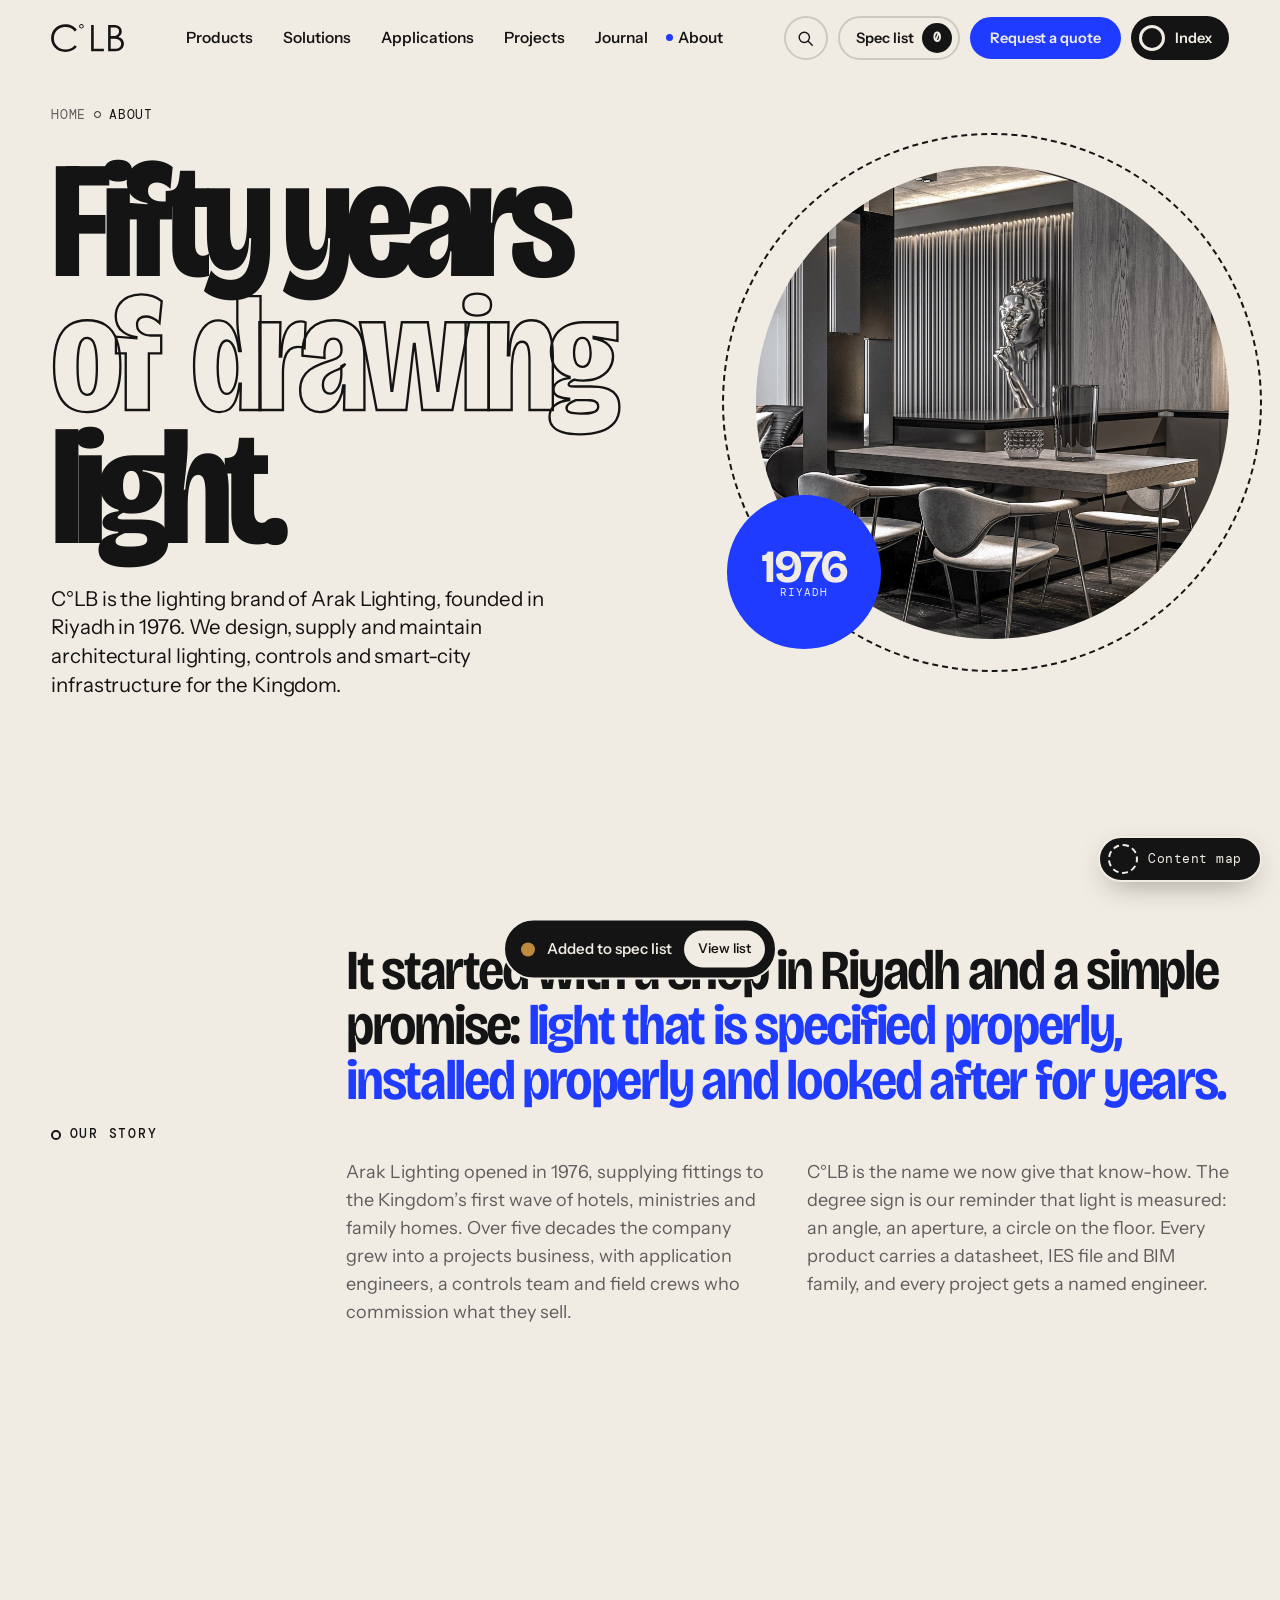
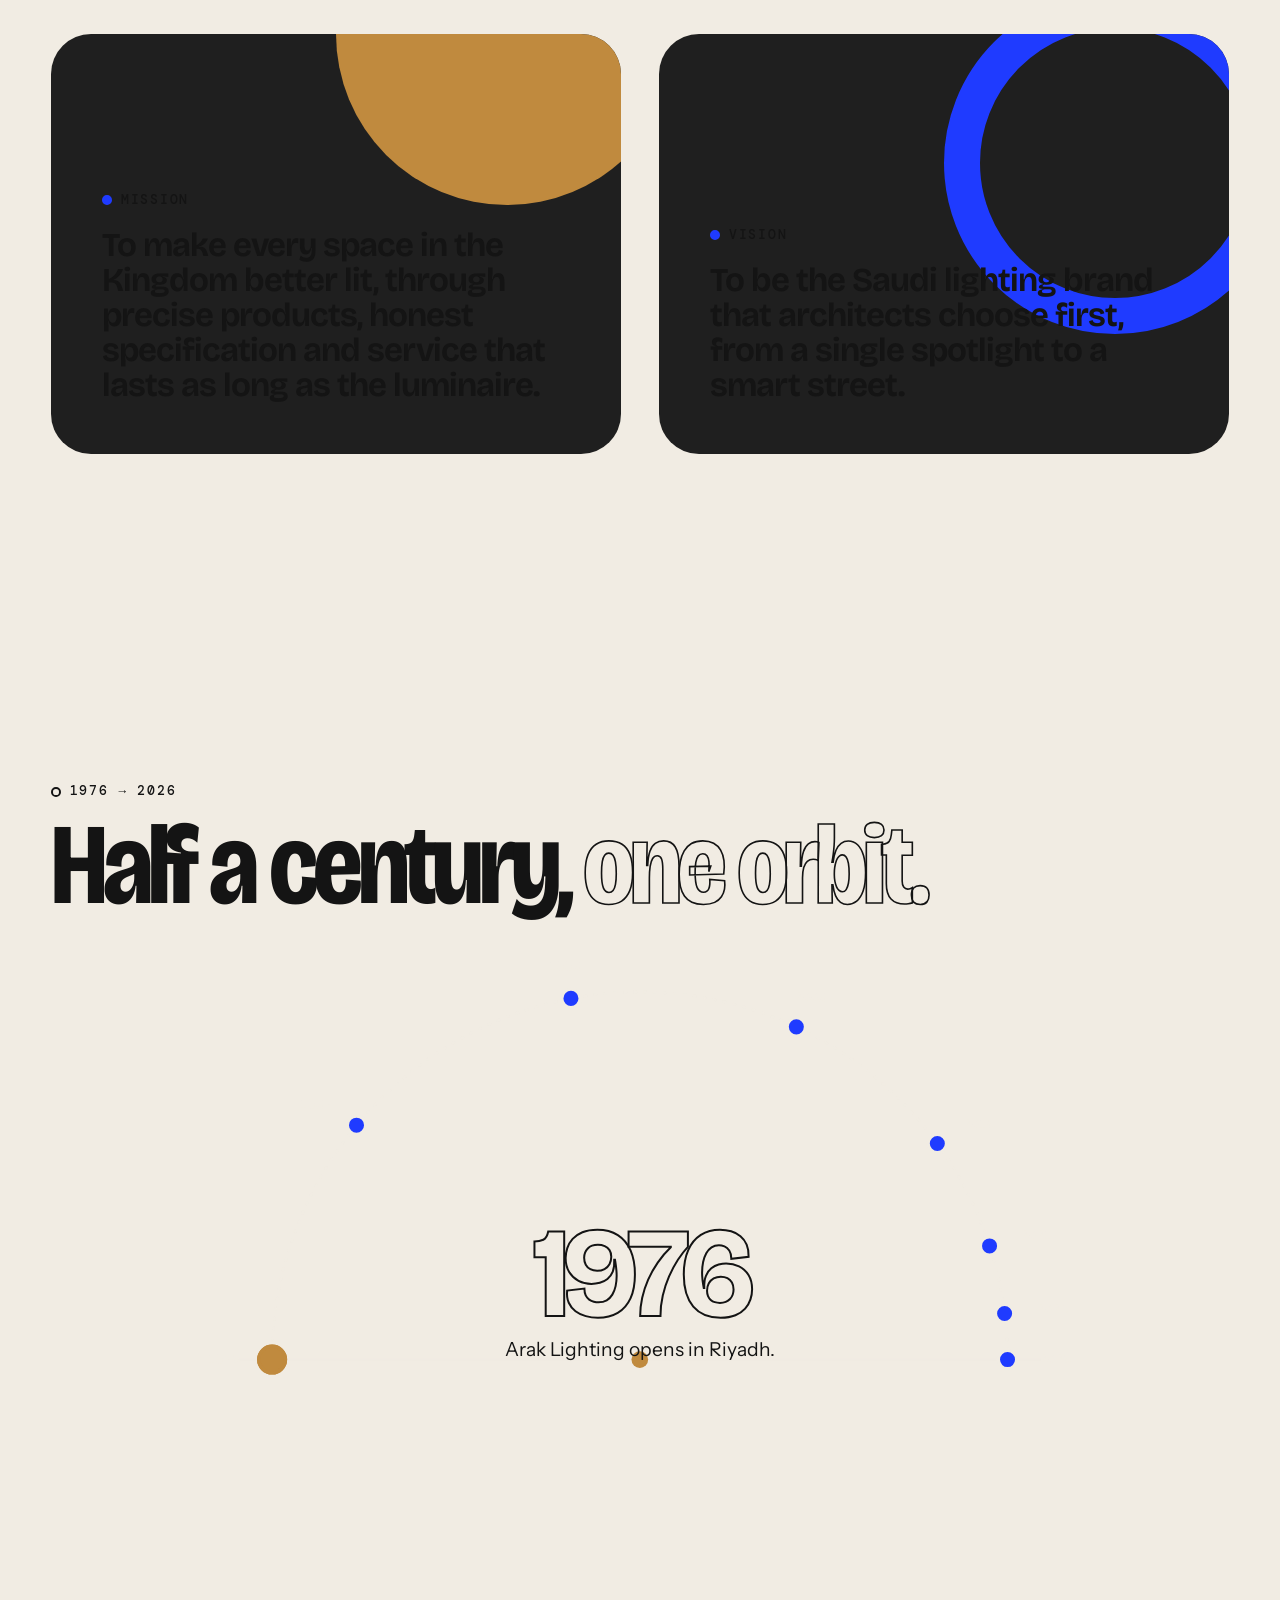
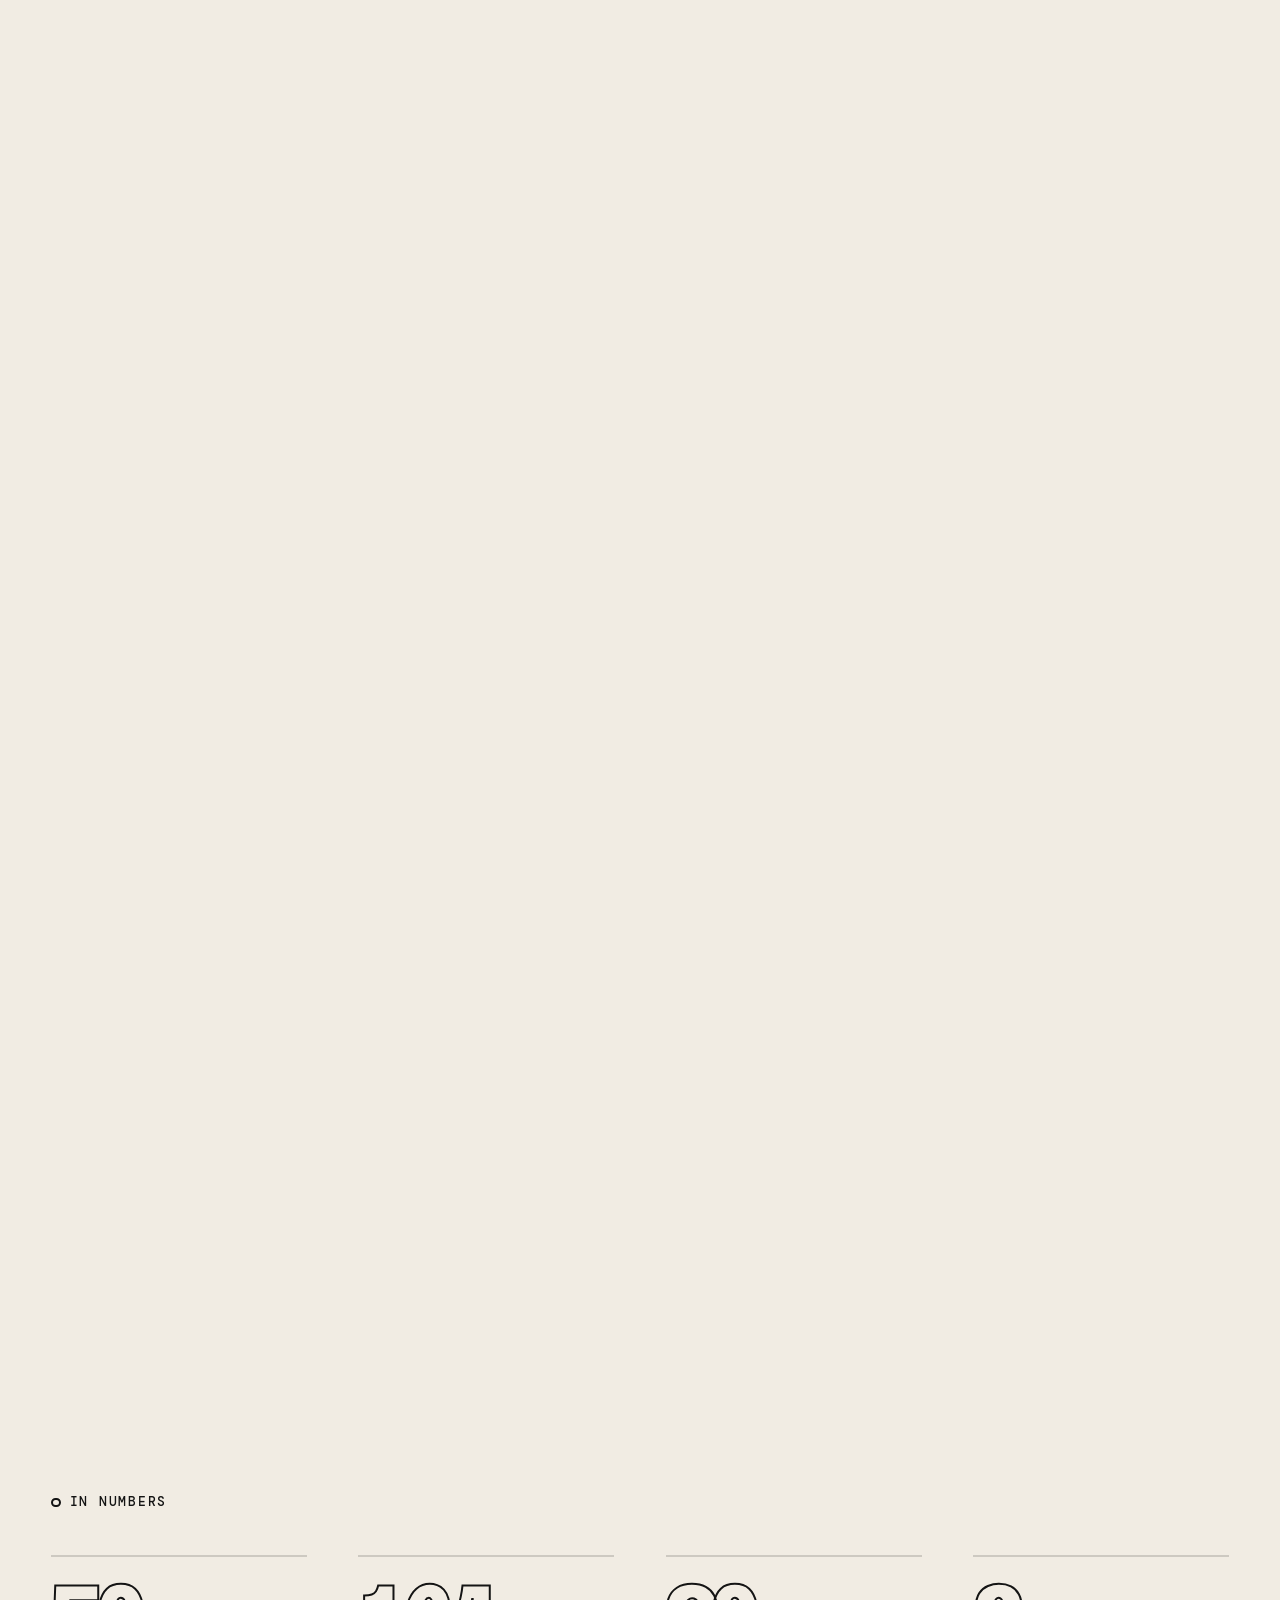
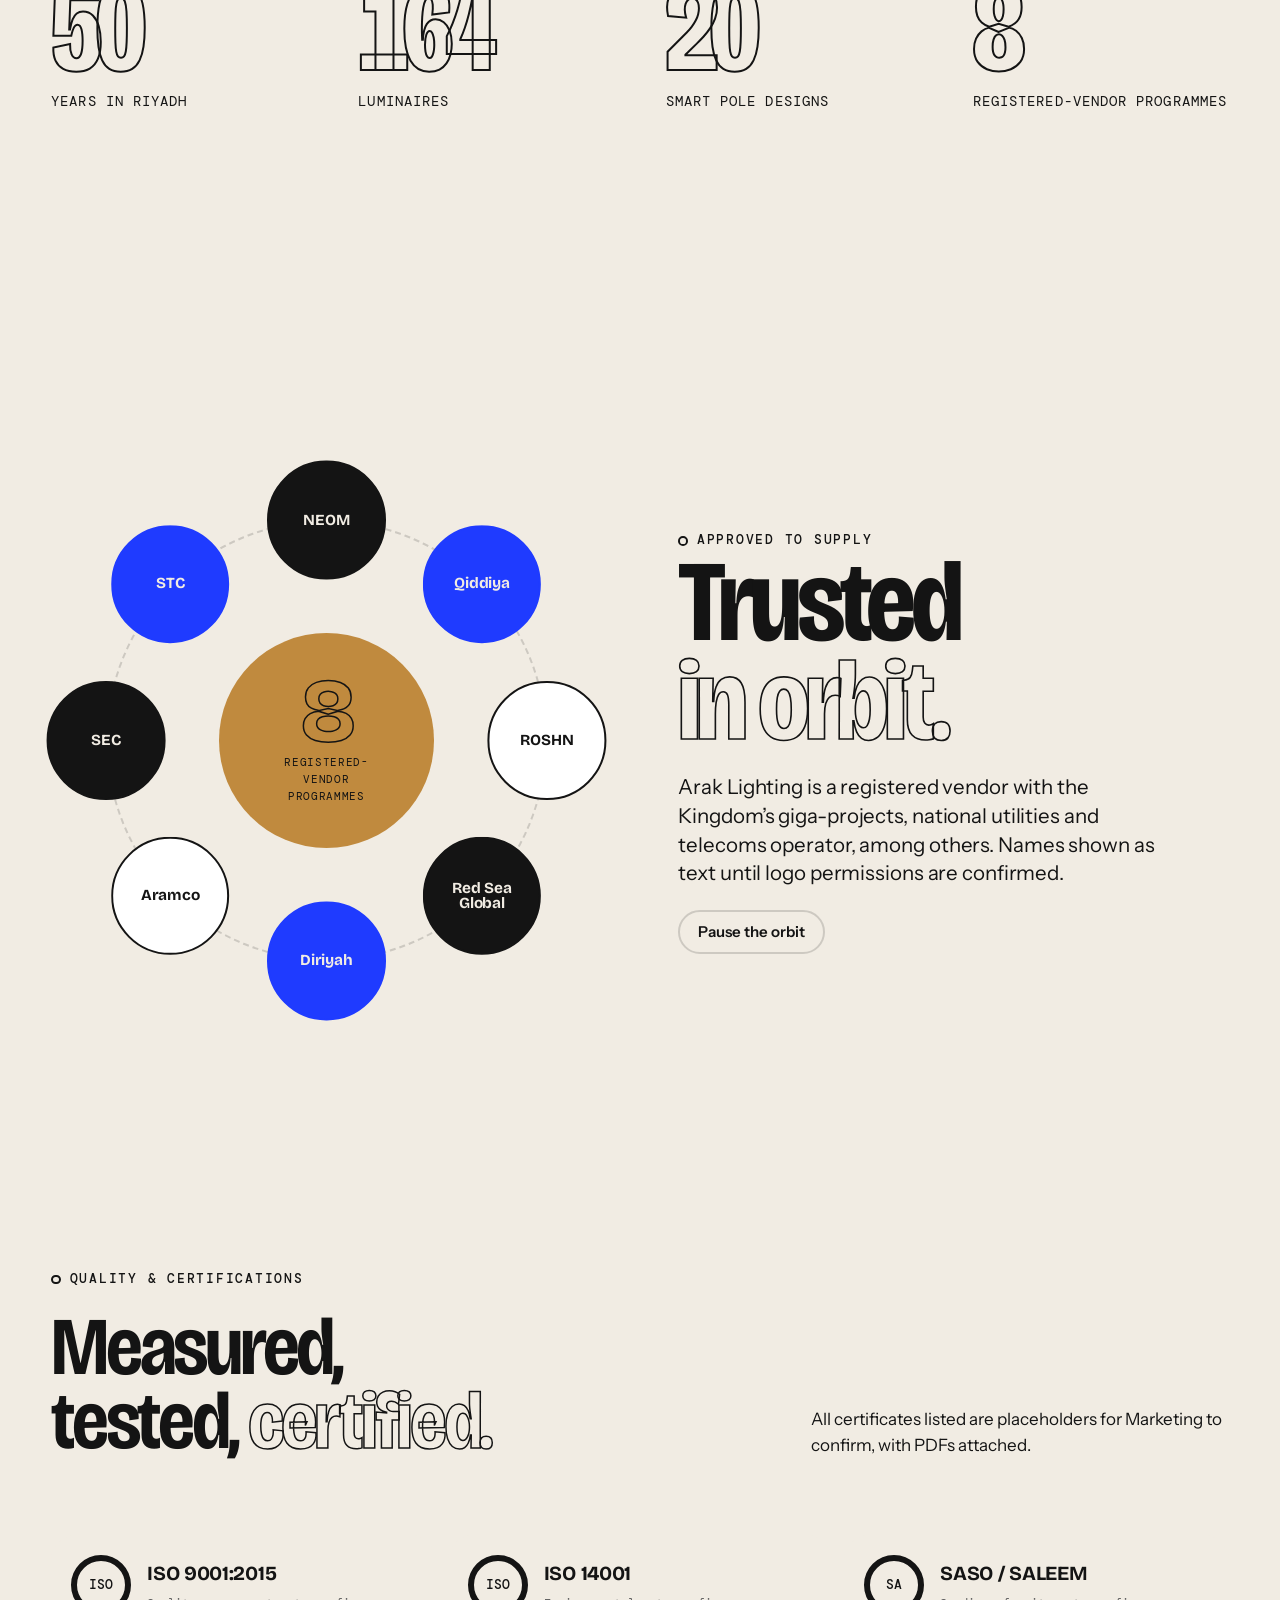
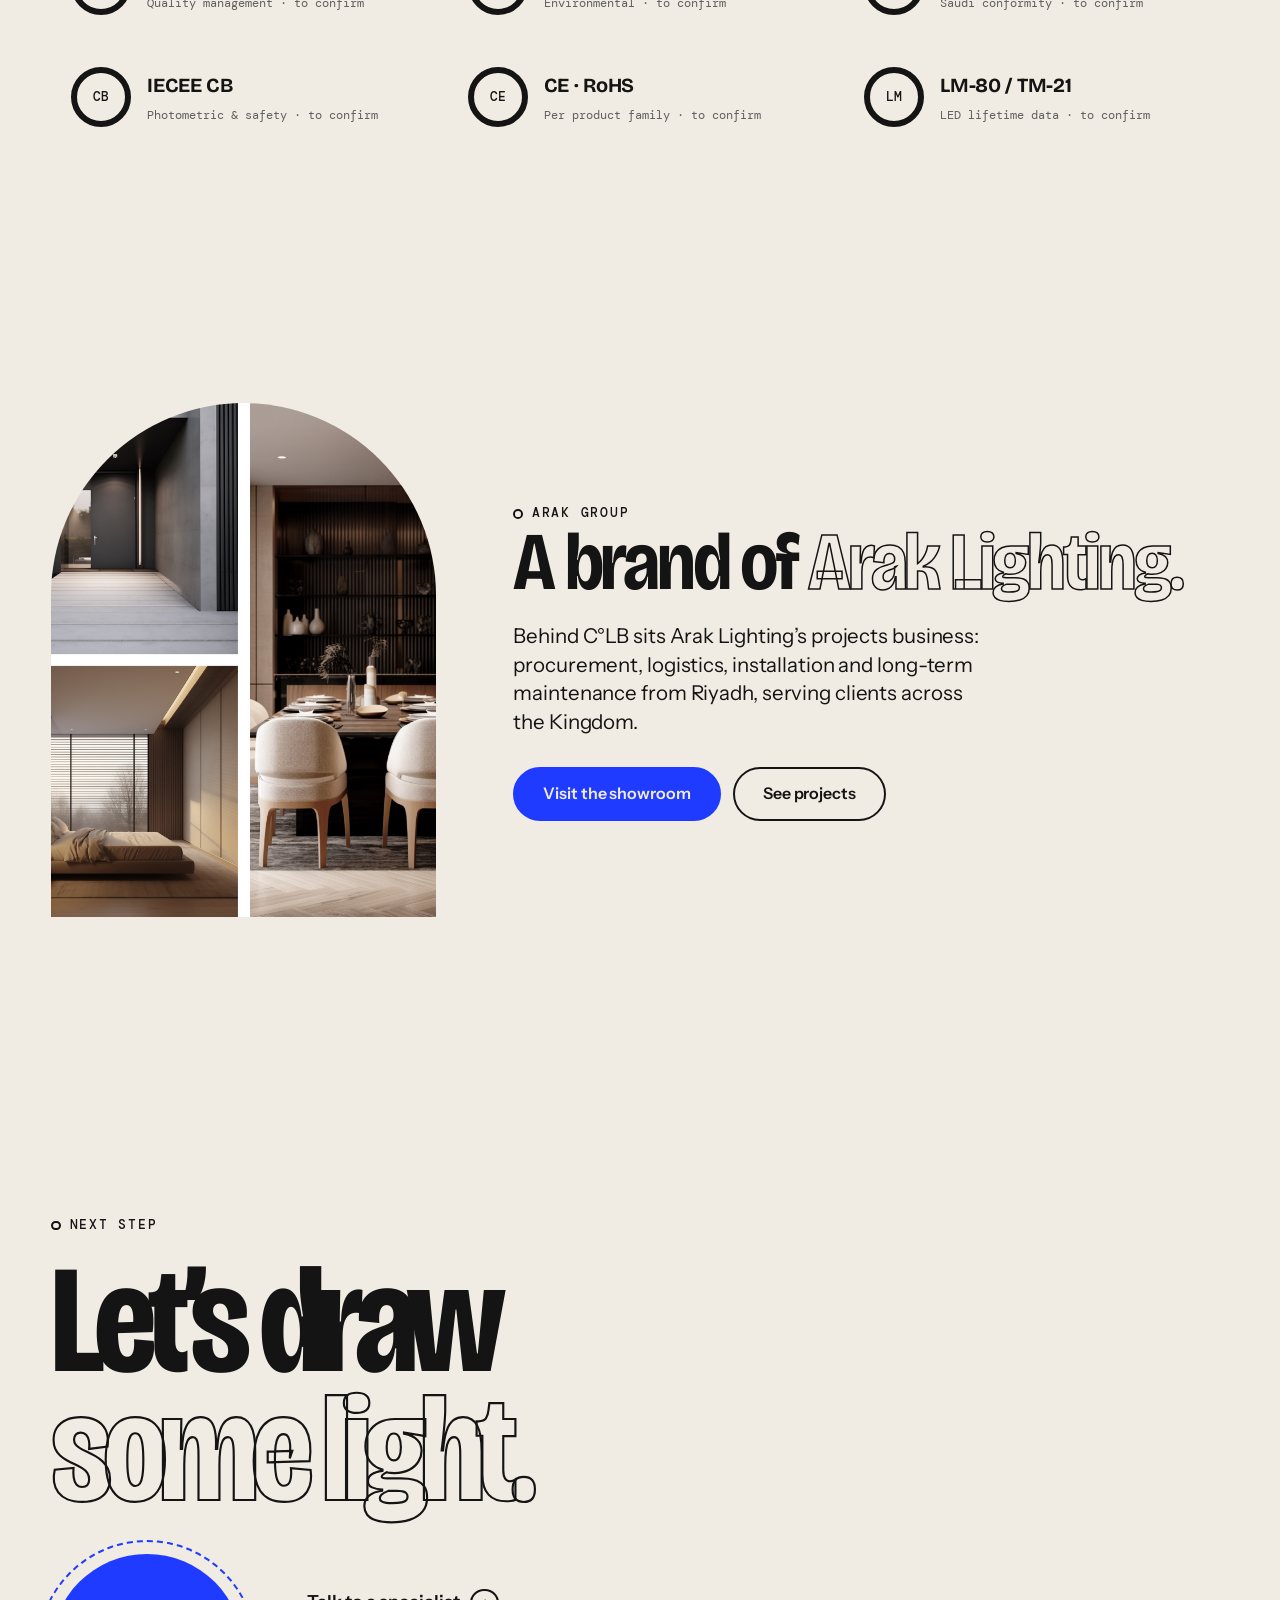
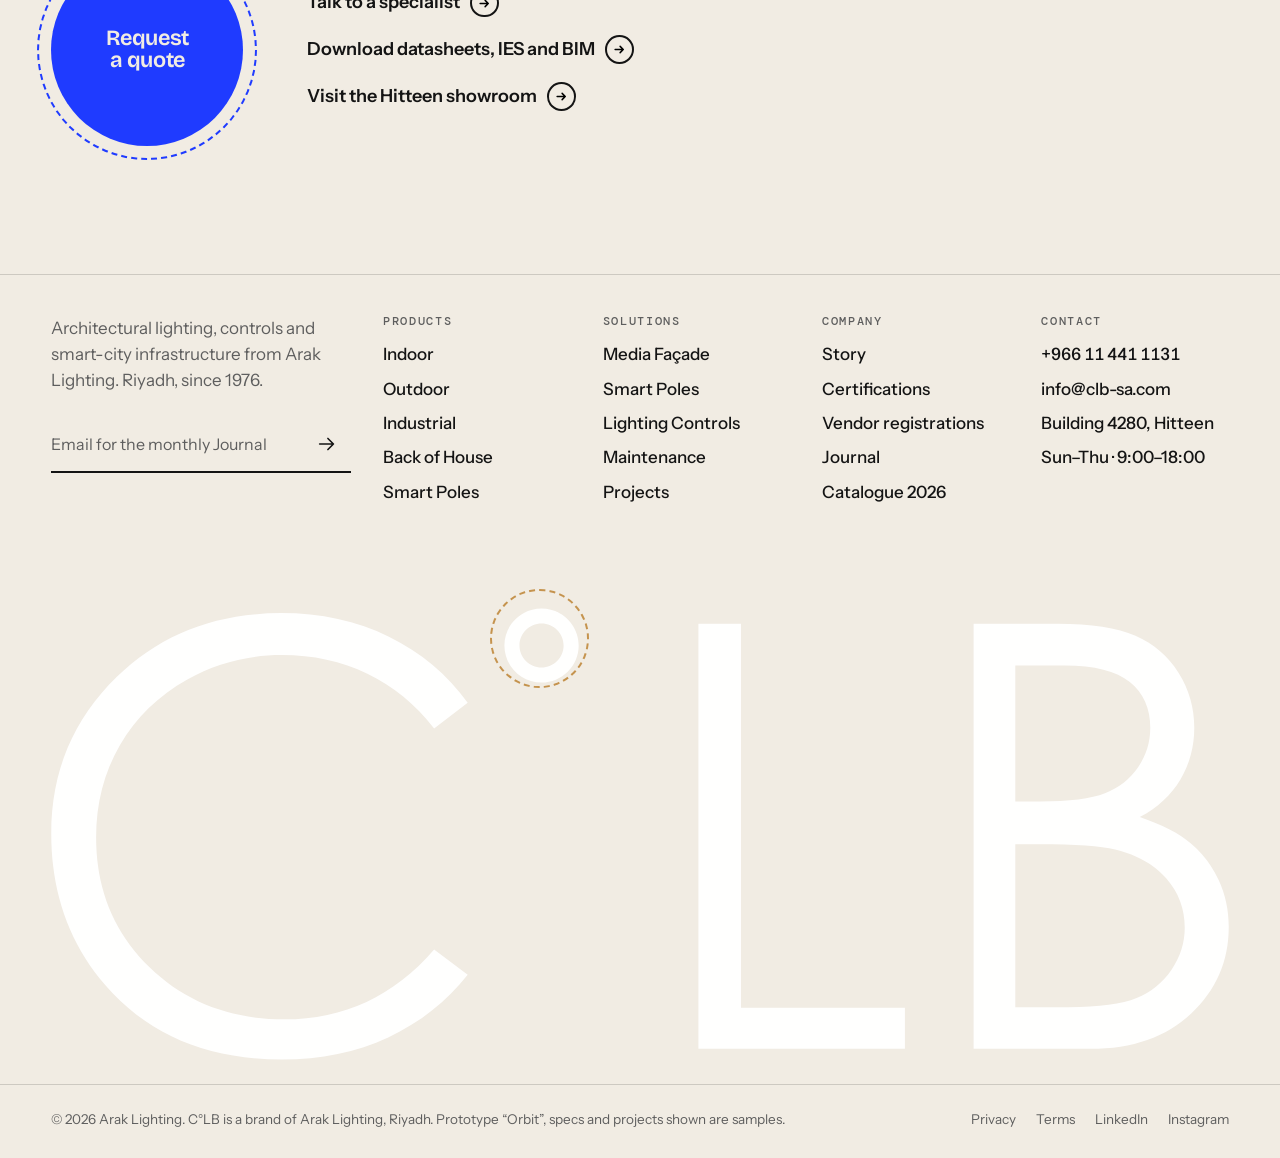
<file: about.html>
<!doctype html>
<html lang="en" dir="ltr" class="no-js" data-field="bone">
<head>
<meta charset="utf-8">
<meta name="viewport" content="width=device-width, initial-scale=1">
<title>About · C°LB</title>
<meta name="description" content="C°LB is the lighting brand of Arak Lighting, Riyadh, since 1976. Story, mission, milestones, certifications and vendor registrations.">
<meta name="theme-color" content="#F1ECE3">
<link rel="icon" href="data:image/svg+xml,%3Csvg xmlns='http://www.w3.org/2000/svg' viewBox='0 0 32 32'%3E%3Ccircle cx='16' cy='16' r='11' fill='none' stroke='%231F3BFF' stroke-width='6'/%3E%3C/svg%3E">
<link rel="preconnect" href="https://fonts.googleapis.com">
<link rel="preconnect" href="https://fonts.gstatic.com" crossorigin>
<link href="https://fonts.googleapis.com/css2?family=Bricolage+Grotesque:opsz,wdth,wght@12..96,75..100,200..800&family=Instrument+Sans:wdth,wght@75..100,400..700&family=DM+Mono:wght@400;500&display=swap" rel="stylesheet">
<link rel="stylesheet" href="assets/style.css?v=20261018276">
<script>
/* Orbit boot: js flag, reduced motion, and the closing half of the iris page transition (pure CSS animation, so it fails open). */
(function (d) {
  var h = d.documentElement; h.classList.remove('no-js'); h.classList.add('js');
  try {
    var rm = window.matchMedia && matchMedia('(prefers-reduced-motion: reduce)').matches;
    if (rm) h.classList.add('rm');
    var s = sessionStorage.getItem('orbit-iris');
    if (s) {
      sessionStorage.removeItem('orbit-iris');
      var p = JSON.parse(s);
      if (!rm && Date.now() - p.t < 4000) {
        h.style.setProperty('--ix', p.x + '%'); h.style.setProperty('--iy', p.y + '%');
        h.classList.add('iris-in');
      }
    }
  } catch (e) {}
})(document);
</script>
</head>
<body class="page-about">
<a class="skip" href="#main">Skip to content</a>
<header class="hdr" data-content="NAVIGATION: final sitemap labels (max 12 characters each), phone number for the Index menu, 5 product-group names with live counts, search index of products and Journal posts">
  <a class="hdr__brand" href="index.html" aria-label="C°LB home">
    <img class="logo logo--d" src="shared/brand/clb-logo-black.svg" alt="" width="73" height="28">
    <img class="logo logo--l" src="shared/brand/clb-logo-white.svg" alt="" width="73" height="28">
  </a>
  <nav class="hdr__nav" aria-label="Main">
    <ul><li><a href="products.html">Products</a></li><li><a href="solutions.html">Solutions</a></li><li><a href="projects.html#applications">Applications</a></li><li><a href="projects.html">Projects</a></li><li><a href="journal.html">Journal</a></li><li><a href="about.html" aria-current="page">About</a></li></ul>
  </nav>
  <div class="hdr__tools">
    <button class="hdr__icon" type="button" data-search-open aria-label="Search products, projects and the Journal"><svg class="ico" aria-hidden="true"><use href="#i-search"/></svg></button>
    <a class="hdr__spec" href="contact.html#quote"><span class="hdr__spec-l">Spec list</span><span class="count" data-spec-count>0</span></a>
    <a class="btn btn--accent btn--sm hdr__quote" data-magnetic href="contact.html#quote"><span>Request a quote</span></a>
    <button class="hdr__menu" type="button" aria-expanded="false" aria-controls="index-menu" data-menu-btn><span class="hdr__menu-ring" aria-hidden="true"></span><span class="hdr__menu-l">Index</span></button>
  </div>
</header>

<div class="menu" id="index-menu" role="dialog" aria-modal="true" aria-label="Site index" hidden>
  <div class="menu__inner">
    <nav class="menu__main" aria-label="Site index">
      <ol>
        <li><a href="index.html"><i>00</i>Home</a></li>
        <li><a href="products.html"><i>01</i>Products</a></li>
        <li><a href="solutions.html"><i>02</i>Solutions</a></li>
        <li><a href="projects.html#applications"><i>03</i>Applications</a></li>
        <li><a href="projects.html"><i>04</i>Projects</a></li>
        <li><a href="journal.html"><i>05</i>Journal</a></li>
        <li><a href="about.html"><i>06</i>About</a></li>
        <li><a href="contact.html"><i>07</i>Contact</a></li>
      </ol>
    </nav>
    <div class="menu__side">
      <div class="menu__block">
        <h2 class="eyebrow">Product world</h2>
        <ul class="menu__groups">
          <li><a href="products.html#indoor">Indoor <span>85</span></a></li>
          <li><a href="products.html#outdoor">Outdoor <span>64</span></a></li>
          <li><a href="products.html#industrial">Industrial <span>4</span></a></li>
          <li><a href="products.html#back-of-house">Back of House <span>11</span></a></li>
          <li><a href="solutions.html#range">Smart Poles <span>20</span></a></li>
        </ul>
      </div>
      <div class="menu__block">
        <h2 class="eyebrow">Resources</h2>
        <ul class="menu__plain">
          <li><a href="index.html#resources">Catalogue 2026 (PDF)</a></li>
          <li><a href="product.html#downloads">Datasheets, IES and BIM</a></li>
          <li><a href="about.html#quality">Certifications</a></li>
        </ul>
      </div>
      <div class="menu__block menu__contact">
        <a class="num" href="tel:+966114411131">+966 11 441 1131</a>
        <a href="mailto:info@clb-sa.com">info@clb-sa.com</a>
        <p>Building 4280, Northern Ring Branch Rd, Hitteen, Riyadh</p>
      </div>
    </div>
    <button class="menu__close" type="button" data-menu-close aria-label="Close index"><svg class="ico" aria-hidden="true"><use href="#i-close"/></svg></button>
  </div>
</div>

<main id="main">

<section class="ahero field field--bone" data-field="bone" data-content="ABOUT HERO: 1 photo ≥2400px that reads in a circle (showroom, team at work or signature interior) + headline ≤6 words + 30-word intro">
  <div class="wrap ahero__grid">
    <div>
      <nav class="crumbs" aria-label="Breadcrumb"><ol><li><a href="index.html">Home</a></li><li aria-current="page">About</li></ol></nav>
      <h1 class="mega mega--md ahero__h"><span data-kin>Fifty</span> <span data-kin>years</span><br><span class="outline" data-kin>of drawing</span><br><span data-kin>light.</span></h1>
      <p class="lede">C°LB is the lighting brand of Arak Lighting, founded in Riyadh in 1976. We design, supply and maintain architectural lighting, controls and smart-city infrastructure for the Kingdom.</p>
    </div>
    <div class="ahero__media">
      <span class="ahero__ring" aria-hidden="true"></span>
      <span class="mask mask--circle"><img src="shared/img/clb/site/clb-about.jpg" alt="C°LB lounge interior with a sculpture under accent light" width="1877" height="2346" fetchpriority="high"></span>
      <span class="ahero__year" aria-hidden="true"><b>1976</b><small>Riyadh</small></span>
    </div>
  </div>
</section>

<section class="story field field--paper section" data-field="paper" data-content="STORY: 200–250 word brand story, founding facts and milestones verified by management">
  <div class="wrap story__grid">
    <p class="eyebrow">Our story</p>
    <div class="story__body">
      <p class="story__lead">It started with a shop in Riyadh and a simple promise: <span class="accent">light that is specified properly, installed properly and looked after for years.</span></p>
      <div class="story__cols">
        <p>Arak Lighting opened in 1976, supplying fittings to the Kingdom’s first wave of hotels, ministries and family homes. Over five decades the company grew into a projects business, with application engineers, a controls team and field crews who commission what they sell.</p>
        <p>C°LB is the name we now give that know-how. The degree sign is our reminder that light is measured: an angle, an aperture, a circle on the floor. Every product carries a datasheet, IES file and BIM family, and every project gets a named engineer.</p>
      </div>
    </div>
  </div>
</section>

<section class="mv field field--ink section" data-field="ink" data-content="MISSION & VISION: one sentence each (≤30 words), approved by management">
  <div class="wrap mv__grid">
    <div class="mv__item"><span class="mv__shape mv__shape--half" aria-hidden="true"></span><p class="eyebrow eyebrow--dot">Mission</p><p class="mv__t">To make every space in the Kingdom better lit, through precise products, honest specification and service that lasts as long as the luminaire.</p></div>
    <div class="mv__item"><span class="mv__shape mv__shape--ring" aria-hidden="true"></span><p class="eyebrow eyebrow--dot">Vision</p><p class="mv__t">To be the Saudi lighting brand that architects choose first, from a single spotlight to a smart street.</p></div>
  </div>
</section>

<!-- Timeline orbit -->
<section class="tl field field--cobalt" id="timeline" data-field="cobalt" data-tl data-content="TIMELINE: 6–8 milestones with year and ≤15-word description (Marketing to verify dates and facts)">
  <div class="tl__pin">
    <div class="wrap tl__head"><p class="eyebrow">1976 → 2026</p><h2 class="h1">Half a century, <span class="outline">one orbit.</span></h2></div>
    <div class="tl__stage wrap">
      <svg class="tl__svg" viewBox="0 0 1000 560" aria-hidden="true">
        <path class="tl__arc-bg" d="M60 520 A 440 440 0 0 1 940 520"/>
        <path class="tl__arc" d="M60 520 A 440 440 0 0 1 940 520" pathLength="1" data-tl-arc/>
        <line x1="20" y1="520" x2="980" y2="520" class="tl__base"/>
        <circle cx="500" cy="520" r="10" class="tl__sun"/>
        <g data-tl-dots></g>
        <circle r="16" class="tl__marker" data-tl-marker cx="60" cy="520"/>
      </svg>
      <div class="tl__card" aria-live="polite"><p class="tl__year outline" data-tl-year>1976</p><p class="tl__txt" data-tl-txt>Arak Lighting opens in Riyadh.</p></div>
    </div>
    <ol class="tl__list wrap" data-tl-list>
      <li data-y="1976"><button type="button"><b>1976</b><span>Arak Lighting opens in Riyadh.</span></button></li>
      <li data-y="1987"><button type="button"><b>1987</b><span>Projects division formed for hotels, palaces and ministries.</span></button></li>
      <li data-y="1998"><button type="button"><b>1998</b><span>Architectural outdoor range added: uplights, bollards, floods.</span></button></li>
      <li data-y="2008"><button type="button"><b>2008</b><span>Controls team launches KNX and DALI integration services.</span></button></li>
      <li data-y="2016"><button type="button"><b>2016</b><span>Registered vendor with national utilities and giga-projects.</span></button></li>
      <li data-y="2021"><button type="button"><b>2021</b><span>C°LB launches as Arak’s own lighting brand.</span></button></li>
      <li data-y="2024"><button type="button"><b>2024</b><span>The Smart Pole range: twenty designs, eight systems.</span></button></li>
      <li data-y="2026"><button type="button"><b>2026</b><span>Fifty years. Catalogue edition 07 and a new website.</span></button></li>
    </ol>
  </div>
</section>

<section class="nums field field--bone" data-field="bone" data-content="NUMBERS: same verified figures as the home page">
  <div class="wrap">
    <p class="eyebrow">In numbers</p>
    <ul class="nums__list nums__list--4">
      <li class="nums__item"><span class="nums__n outline" data-count="50">50</span><span class="nums__l">years in Riyadh</span></li>
      <li class="nums__item"><span class="nums__n outline" data-count="164">164</span><span class="nums__l">luminaires</span></li>
      <li class="nums__item"><span class="nums__n outline" data-count="20">20</span><span class="nums__l">smart pole designs</span></li>
      <li class="nums__item"><span class="nums__n outline" data-count="8">8</span><span class="nums__l">registered-vendor programmes</span></li>
    </ul>
  </div>
  <div class="section--tight"></div>
</section>

<!-- Ring of badges -->
<section class="badges field field--paper section" id="vendors" data-field="paper" data-content="PARTNERS: official vendor-registration names and permitted logos (SVG, monochrome) with written approval to display">
  <div class="wrap badges__grid">
    <div class="badges__ring" data-badges>
      <div class="badges__orbit">
        <span class="badge" style="--k:0"><b>NEOM</b></span>
        <span class="badge" style="--k:1"><b>Qiddiya</b></span>
        <span class="badge" style="--k:2"><b>ROSHN</b></span>
        <span class="badge" style="--k:3"><b>Red Sea Global</b></span>
        <span class="badge" style="--k:4"><b>Diriyah</b></span>
        <span class="badge" style="--k:5"><b>Aramco</b></span>
        <span class="badge" style="--k:6"><b>SEC</b></span>
        <span class="badge" style="--k:7"><b>STC</b></span>
      </div>
      <div class="badges__core"><b class="outline">8</b><span>registered-vendor programmes</span></div>
    </div>
    <div>
      <p class="eyebrow">Approved to supply</p>
      <h2 class="h1">Trusted <span class="outline">in orbit.</span></h2>
      <p class="lede">Arak Lighting is a registered vendor with the Kingdom’s giga-projects, national utilities and telecoms operator, among others. Names shown as text until logo permissions are confirmed.</p>
      <button class="chip badges__toggle" type="button" data-badges-toggle aria-pressed="false">Pause the orbit</button>
    </div>
  </div>
</section>

<section class="certs field field--brass section--tight" id="quality" data-field="brass" data-content="CERTIFICATES: per certificate the logo (SVG), certificate number, issuing body, expiry date and PDF copy">
  <div class="wrap">
    <div class="shead"><div><p class="eyebrow">Quality &amp; certifications</p><h2 class="h2">Measured, tested, <span class="outline">certified.</span></h2></div><div class="shead__aside"><p>All certificates listed are placeholders for Marketing to confirm, with PDFs attached.</p></div></div>
    <ul class="certs__list">
      <li><a href="#" data-dl="ISO 9001 certificate"><span class="cert__ring">ISO</span><b>ISO 9001:2015</b><small>Quality management · to confirm</small></a></li>
      <li><a href="#" data-dl="ISO 14001 certificate"><span class="cert__ring">ISO</span><b>ISO 14001</b><small>Environmental · to confirm</small></a></li>
      <li><a href="#" data-dl="SASO certificate"><span class="cert__ring">SA</span><b>SASO / SALEEM</b><small>Saudi conformity · to confirm</small></a></li>
      <li><a href="#" data-dl="CB report"><span class="cert__ring">CB</span><b>IECEE CB</b><small>Photometric &amp; safety · to confirm</small></a></li>
      <li><a href="#" data-dl="CE declaration"><span class="cert__ring">CE</span><b>CE · RoHS</b><small>Per product family · to confirm</small></a></li>
      <li><a href="#" data-dl="LM-80 report"><span class="cert__ring">LM</span><b>LM-80 / TM-21</b><small>LED lifetime data · to confirm</small></a></li>
    </ul>
  </div>
</section>

<section class="arak field field--bone section" data-content="ARAK GROUP: 80-word description of the parent company and link to its site; showroom photo ≥2000px" data-field="bone">
  <div class="wrap arak__grid">
    <span class="mask mask--arch"><img src="shared/img/clb/site/clb-craft.jpg" alt="C°LB interior visual: dining and bedroom scenes" width="1800" height="1800" loading="lazy"></span>
    <div>
      <p class="eyebrow">Arak group</p>
      <h2 class="h2">A brand of <span class="outline">Arak Lighting.</span></h2>
      <p class="lede">Behind C°LB sits Arak Lighting’s projects business: procurement, logistics, installation and long-term maintenance from Riyadh, serving clients across the Kingdom.</p>
      <div class="btn-row"><a class="btn btn--accent" data-magnetic href="contact.html#showroom"><span>Visit the showroom</span></a><a class="btn btn--ghost" href="projects.html"><span>See projects</span></a></div>
    </div>
  </div>
</section>

</main>

<footer class="ftr field field--ink" data-field="ink" data-content="FOOTER: legal entity name and CR number, social links (LinkedIn, Instagram), newsletter provider, privacy and terms pages, response-time promise for the CTA">
  <div class="ftr__cta wrap">
    <p class="eyebrow">Next step</p>
    <h2 class="ftr__h"><span>Let’s draw</span> <span class="outline">some light.</span></h2>
    <div class="ftr__actions">
      <a class="btn-orb" data-magnetic href="contact.html#quote"><span class="btn-orb__ring" aria-hidden="true"></span><span class="btn-orb__l">Request<br>a quote</span></a>
      <div class="ftr__lines">
        <a class="link-arrow" href="contact.html#spec">Talk to a specialist</a>
        <a class="link-arrow" href="product.html#downloads">Download datasheets, IES and BIM</a>
        <a class="link-arrow" href="contact.html#showroom">Visit the Hitteen showroom</a>
      </div>
    </div>
  </div>
  <div class="ftr__grid wrap">
    <div class="ftr__brand">
      <p>Architectural lighting, controls and smart-city infrastructure from Arak Lighting. Riyadh, since 1976.</p>
      <form class="nl" data-newsletter novalidate aria-label="Journal newsletter">
        <label class="sr-only" for="nl-email">Email address</label>
        <input id="nl-email" type="email" required placeholder="Email for the monthly Journal" autocomplete="email">
        <button type="submit" aria-label="Subscribe"><svg class="ico" aria-hidden="true"><use href="#i-arrow"/></svg></button>
      </form>
    </div>
    <div class="ftr__col">
      <h2>Products</h2>
      <ul><li><a href="products.html#indoor">Indoor</a></li><li><a href="products.html#outdoor">Outdoor</a></li><li><a href="products.html#industrial">Industrial</a></li><li><a href="products.html#back-of-house">Back of House</a></li><li><a href="solutions.html#range">Smart Poles</a></li></ul>
    </div>
    <div class="ftr__col">
      <h2>Solutions</h2>
      <ul><li><a href="journal.html#media-facade">Media Façade</a></li><li><a href="solutions.html">Smart Poles</a></li><li><a href="index.html#solutions">Lighting Controls</a></li><li><a href="journal.html#maintenance">Maintenance</a></li><li><a href="projects.html">Projects</a></li></ul>
    </div>
    <div class="ftr__col">
      <h2>Company</h2>
      <ul><li><a href="about.html">Story</a></li><li><a href="about.html#quality">Certifications</a></li><li><a href="about.html#vendors">Vendor registrations</a></li><li><a href="journal.html">Journal</a></li><li><a href="index.html#resources">Catalogue 2026</a></li></ul>
    </div>
    <div class="ftr__col">
      <h2>Contact</h2>
      <ul>
        <li><a class="num" href="tel:+966114411131">+966 11 441 1131</a></li>
        <li><a href="mailto:info@clb-sa.com">info@clb-sa.com</a></li>
        <li><a href="contact.html#showroom">Building 4280, Hitteen</a></li>
        <li><a href="contact.html#showroom">Sun–Thu · 9:00–18:00</a></li>
      </ul>
    </div>
  </div>
  <div class="ftr__mark wrap" aria-hidden="true">
    <img src="shared/brand/clb-logo-white.svg" alt="" width="624" height="240" loading="lazy">
    <span class="ftr__orbit"></span>
  </div>
  <div class="ftr__legal wrap">
    <span>© 2026 Arak Lighting. C°LB is a brand of Arak Lighting, Riyadh. Prototype “Orbit”, specs and projects shown are samples.</span>
    <ul><li><a href="#">Privacy</a></li><li><a href="#">Terms</a></li><li><a href="#" aria-label="C°LB on LinkedIn">LinkedIn</a></li><li><a href="#" aria-label="C°LB on Instagram">Instagram</a></li></ul>
  </div>
</footer>

<button type="button" class="cm-fab" aria-pressed="false" title="Outline every content slot Marketing must supply"><span class="cm-fab__dot" aria-hidden="true"></span><span class="cm-fab__l">Content map</span><span class="cm-fab__n"></span></button>
<p class="cm-banner" role="status"><span><b>Content map is on.</b> Every dashed outline is a content slot. The blue tag says what Marketing must supply, and in which format.</span></p>
<div class="toast" role="status" aria-live="polite"><span class="toast__dot" aria-hidden="true"></span><span data-toast-msg>Added to spec list</span><a href="contact.html#quote">View list</a></div>

<div class="search" id="search" role="dialog" aria-modal="true" aria-label="Search" hidden>
  <div class="search__inner wrap">
    <label class="sr-only" for="search-q">Search</label>
    <input id="search-q" class="search__q" type="search" placeholder="Search 164 luminaires, poles, guides…" autocomplete="off">
    <p class="search__hint">Try “spot”, “IP67”, “bollard”, “KNX”.</p>
    <ul class="search__res" data-search-results></ul>
    <button class="search__close" type="button" data-search-close aria-label="Close search"><svg class="ico" aria-hidden="true"><use href="#i-close"/></svg></button>
  </div>
</div>

<div class="cursor" aria-hidden="true"><span class="cursor__ring"></span><span class="cursor__label"></span></div>
<div class="pool" aria-hidden="true"></div>

<svg width="0" height="0" style="position:absolute" aria-hidden="true" focusable="false">
<symbol id="i-search" viewBox="0 0 24 24"><circle cx="10.5" cy="10.5" r="6.5" fill="none" stroke="currentColor" stroke-width="1.8"/><path d="m15.5 15.5 5 5" stroke="currentColor" stroke-width="1.8" stroke-linecap="round"/></symbol>
<symbol id="i-close" viewBox="0 0 24 24"><path d="M6 6l12 12M18 6 6 18" stroke="currentColor" stroke-width="1.8" stroke-linecap="round"/></symbol>
<symbol id="i-arrow" viewBox="0 0 24 24"><path d="M4 12h15m-6-6 6 6-6 6" fill="none" stroke="currentColor" stroke-width="1.8" stroke-linecap="round" stroke-linejoin="round"/></symbol>
<symbol id="i-plus" viewBox="0 0 24 24"><path d="M12 5v14M5 12h14" stroke="currentColor" stroke-width="1.8" stroke-linecap="round"/></symbol>
<symbol id="i-check" viewBox="0 0 24 24"><path d="m5 12.5 4.5 4.5L19 7.5" fill="none" stroke="currentColor" stroke-width="2" stroke-linecap="round" stroke-linejoin="round"/></symbol>
<symbol id="i-download" viewBox="0 0 24 24"><path d="M12 4v11m0 0 4.5-4.5M12 15l-4.5-4.5M5 19.5h14" fill="none" stroke="currentColor" stroke-width="1.8" stroke-linecap="round" stroke-linejoin="round"/></symbol>
<symbol id="i-prev" viewBox="0 0 24 24"><path d="M20 12H5m6-6-6 6 6 6" fill="none" stroke="currentColor" stroke-width="1.8" stroke-linecap="round" stroke-linejoin="round"/></symbol>
<symbol id="i-light" viewBox="0 0 32 32"><circle cx="16" cy="10" r="5" fill="none" stroke="currentColor" stroke-width="2"/><path d="M10 28l6-13 6 13z" fill="currentColor" opacity=".35"/></symbol>
<symbol id="i-5g" viewBox="0 0 32 32"><path d="M8 22a11 11 0 0 1 0-12M24 10a11 11 0 0 1 0 12M12 19a5.5 5.5 0 0 1 0-6M20 13a5.5 5.5 0 0 1 0 6" fill="none" stroke="currentColor" stroke-width="2" stroke-linecap="round"/><circle cx="16" cy="16" r="2" fill="currentColor"/></symbol>
<symbol id="i-cctv" viewBox="0 0 32 32"><path d="M5 11l17-5 3 9-17 5z" fill="none" stroke="currentColor" stroke-width="2" stroke-linejoin="round"/><path d="M14 18l2 6h7" fill="none" stroke="currentColor" stroke-width="2" stroke-linecap="round"/><circle cx="21" cy="11" r="1.6" fill="currentColor"/></symbol>
<symbol id="i-sensor" viewBox="0 0 32 32"><circle cx="16" cy="16" r="3" fill="currentColor"/><circle cx="16" cy="16" r="8" fill="none" stroke="currentColor" stroke-width="2" stroke-dasharray="3 3"/><circle cx="16" cy="16" r="13" fill="none" stroke="currentColor" stroke-width="2" opacity=".5"/></symbol>
<symbol id="i-screen" viewBox="0 0 32 32"><rect x="7" y="4" width="18" height="22" rx="2" fill="none" stroke="currentColor" stroke-width="2"/><path d="M11 10h10M11 15h10M11 20h6" stroke="currentColor" stroke-width="2" stroke-linecap="round"/></symbol>
<symbol id="i-ev" viewBox="0 0 32 32"><rect x="7" y="5" width="13" height="23" rx="2" fill="none" stroke="currentColor" stroke-width="2"/><path d="M14.5 10l-3 6h4l-2 6" fill="none" stroke="currentColor" stroke-width="2" stroke-linejoin="round"/><path d="M20 12h3a2 2 0 0 1 2 2v7a2 2 0 0 0 4 0v-9l-3-3" fill="none" stroke="currentColor" stroke-width="2" stroke-linecap="round"/></symbol>
<symbol id="i-sos" viewBox="0 0 32 32"><circle cx="16" cy="16" r="11" fill="none" stroke="currentColor" stroke-width="2"/><path d="M16 9v9" stroke="currentColor" stroke-width="2.4" stroke-linecap="round"/><circle cx="16" cy="22.5" r="1.6" fill="currentColor"/></symbol>
<symbol id="i-wifi" viewBox="0 0 32 32"><path d="M4 12a17 17 0 0 1 24 0M8 16.5a11 11 0 0 1 16 0M12 21a5 5 0 0 1 8 0" fill="none" stroke="currentColor" stroke-width="2" stroke-linecap="round"/><circle cx="16" cy="25" r="2" fill="currentColor"/></symbol>
</svg>

<script src="assets/main.js?v=20261018276" defer></script>
<script src="assets/orbit.js?v=20261018276" defer></script>
</body>
</html>
</file>
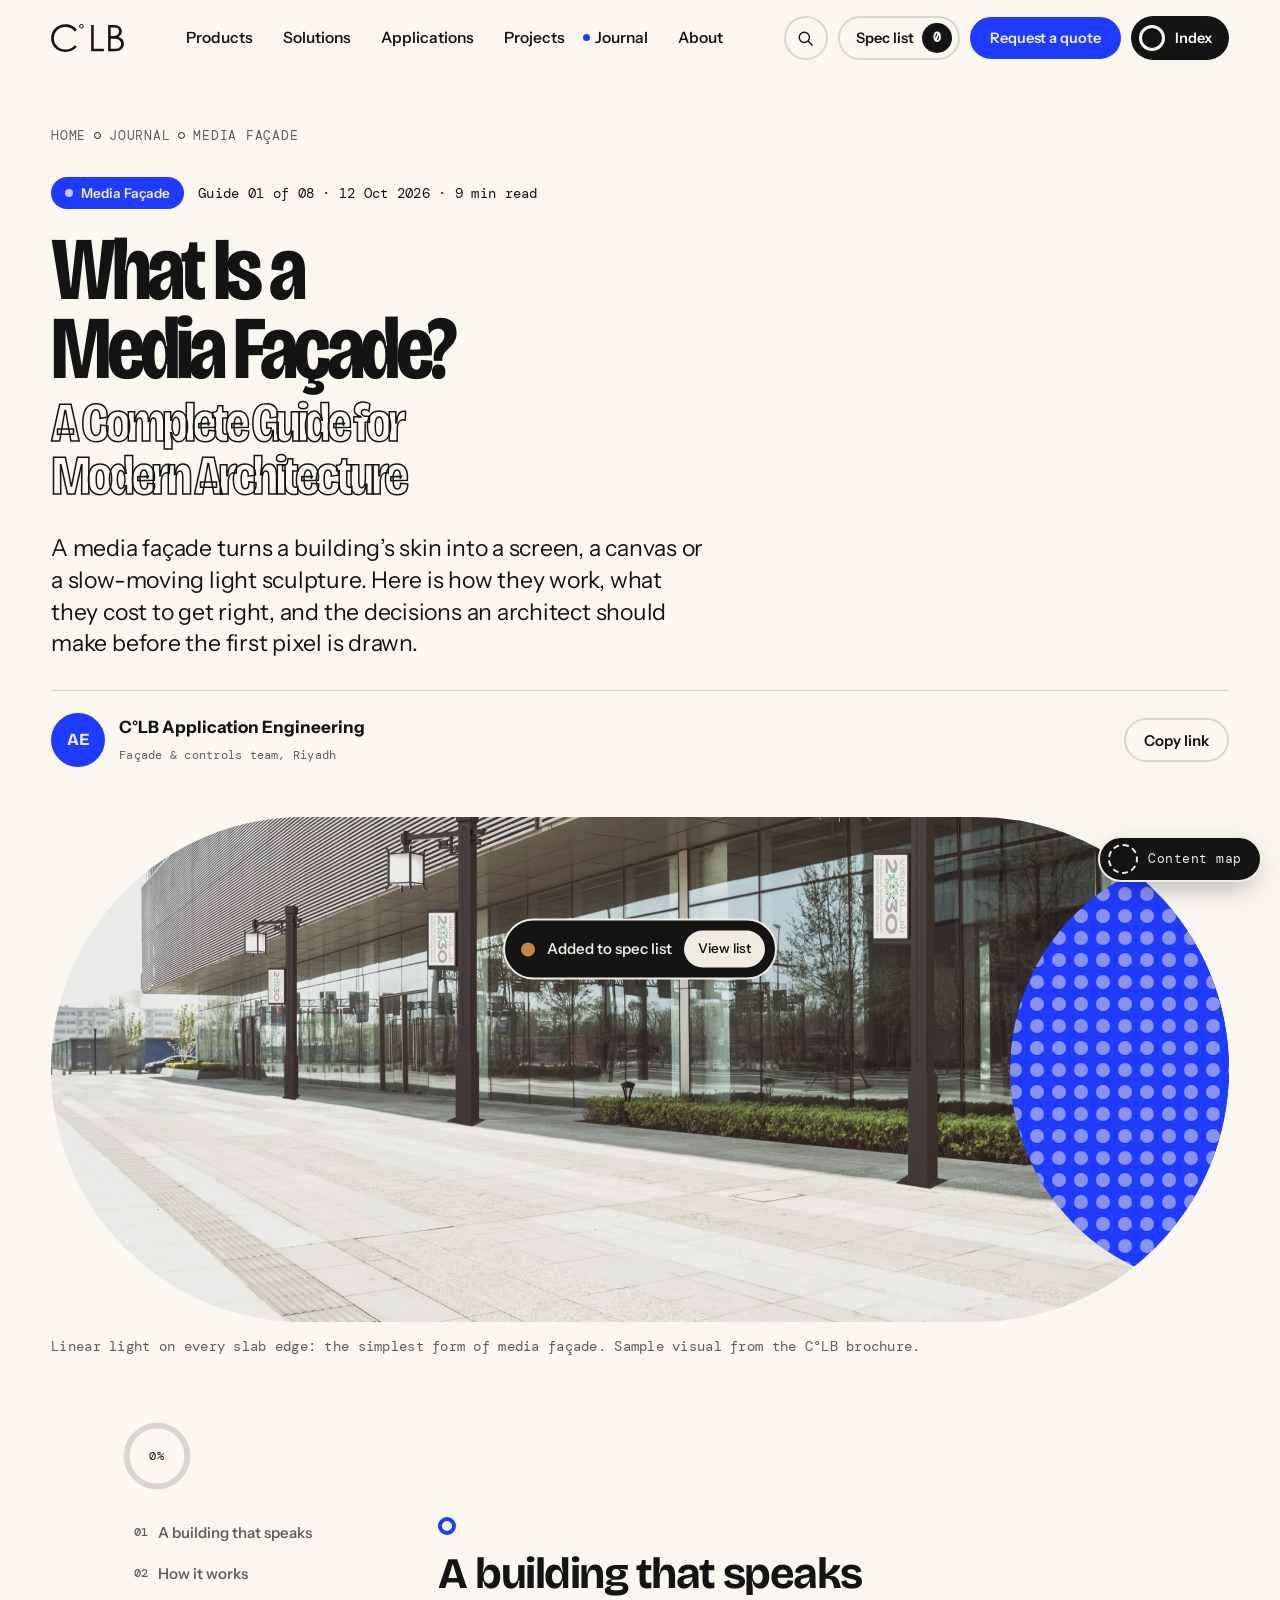
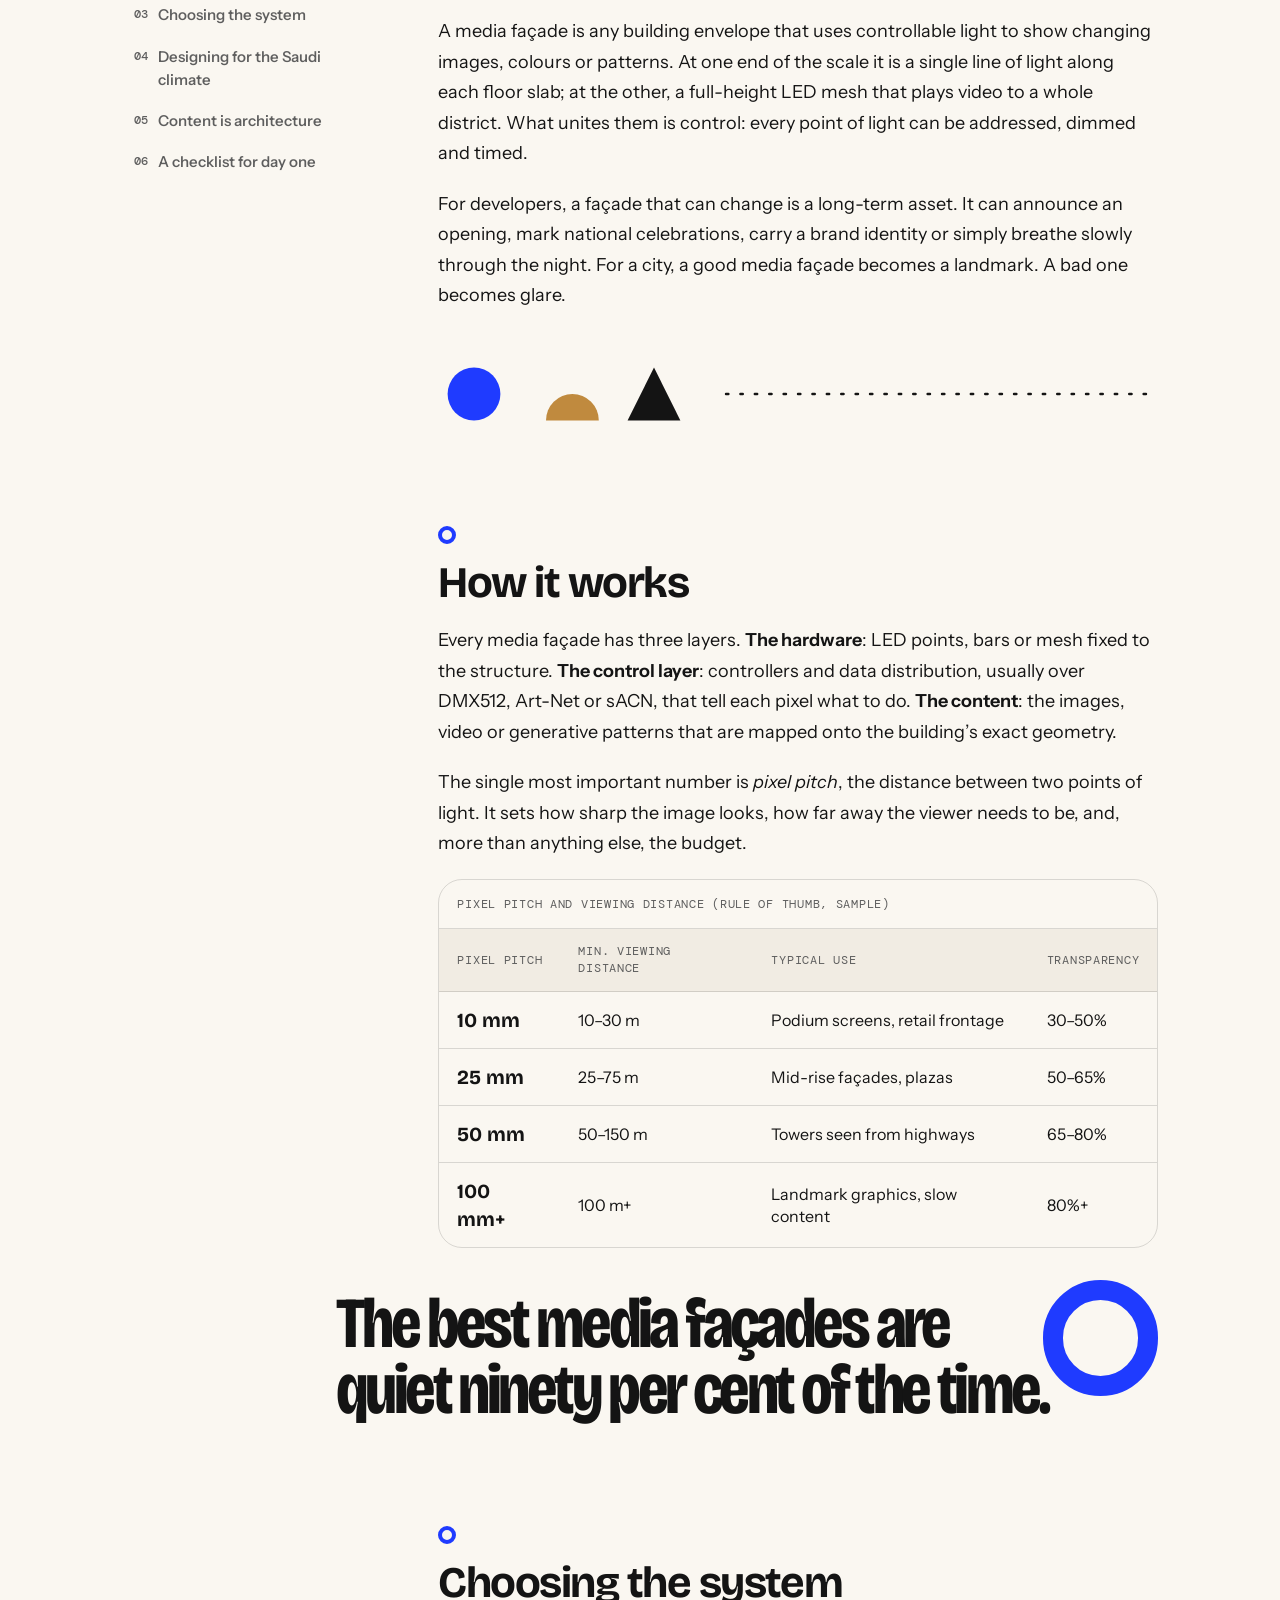
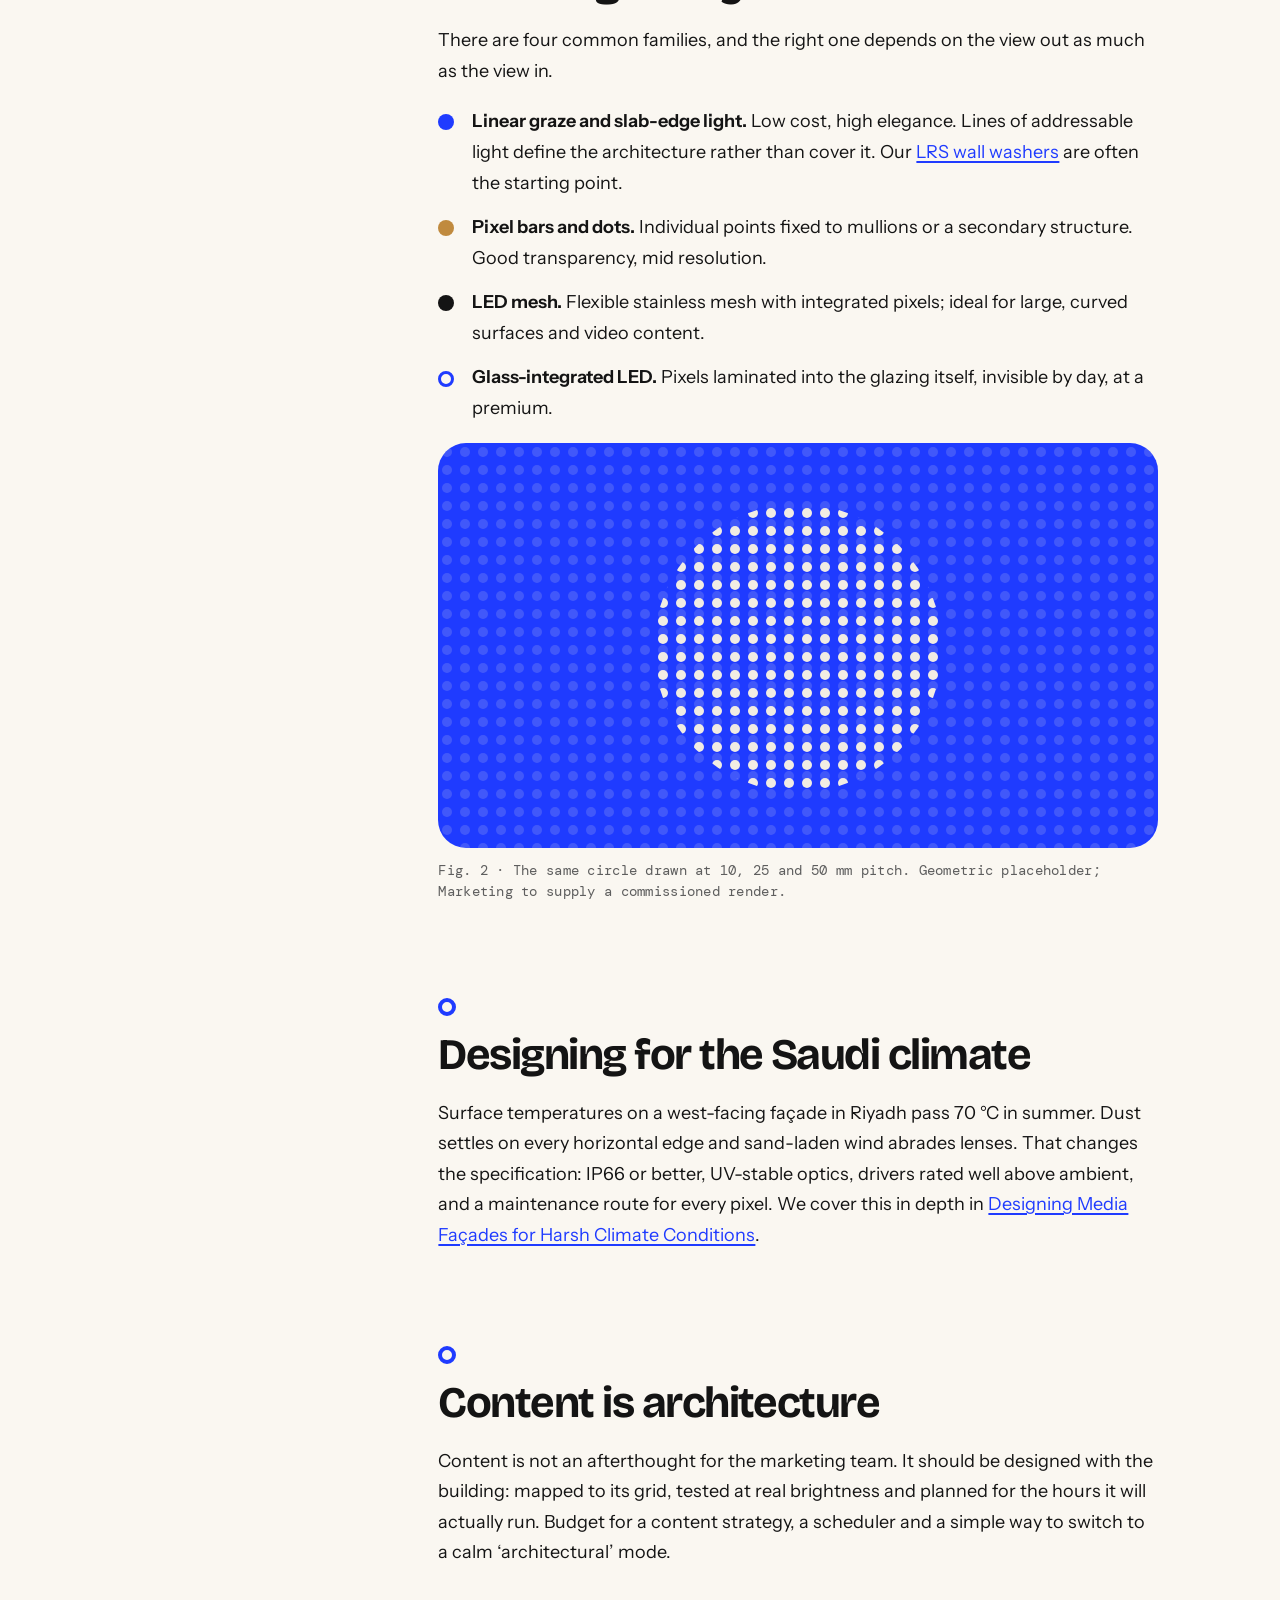
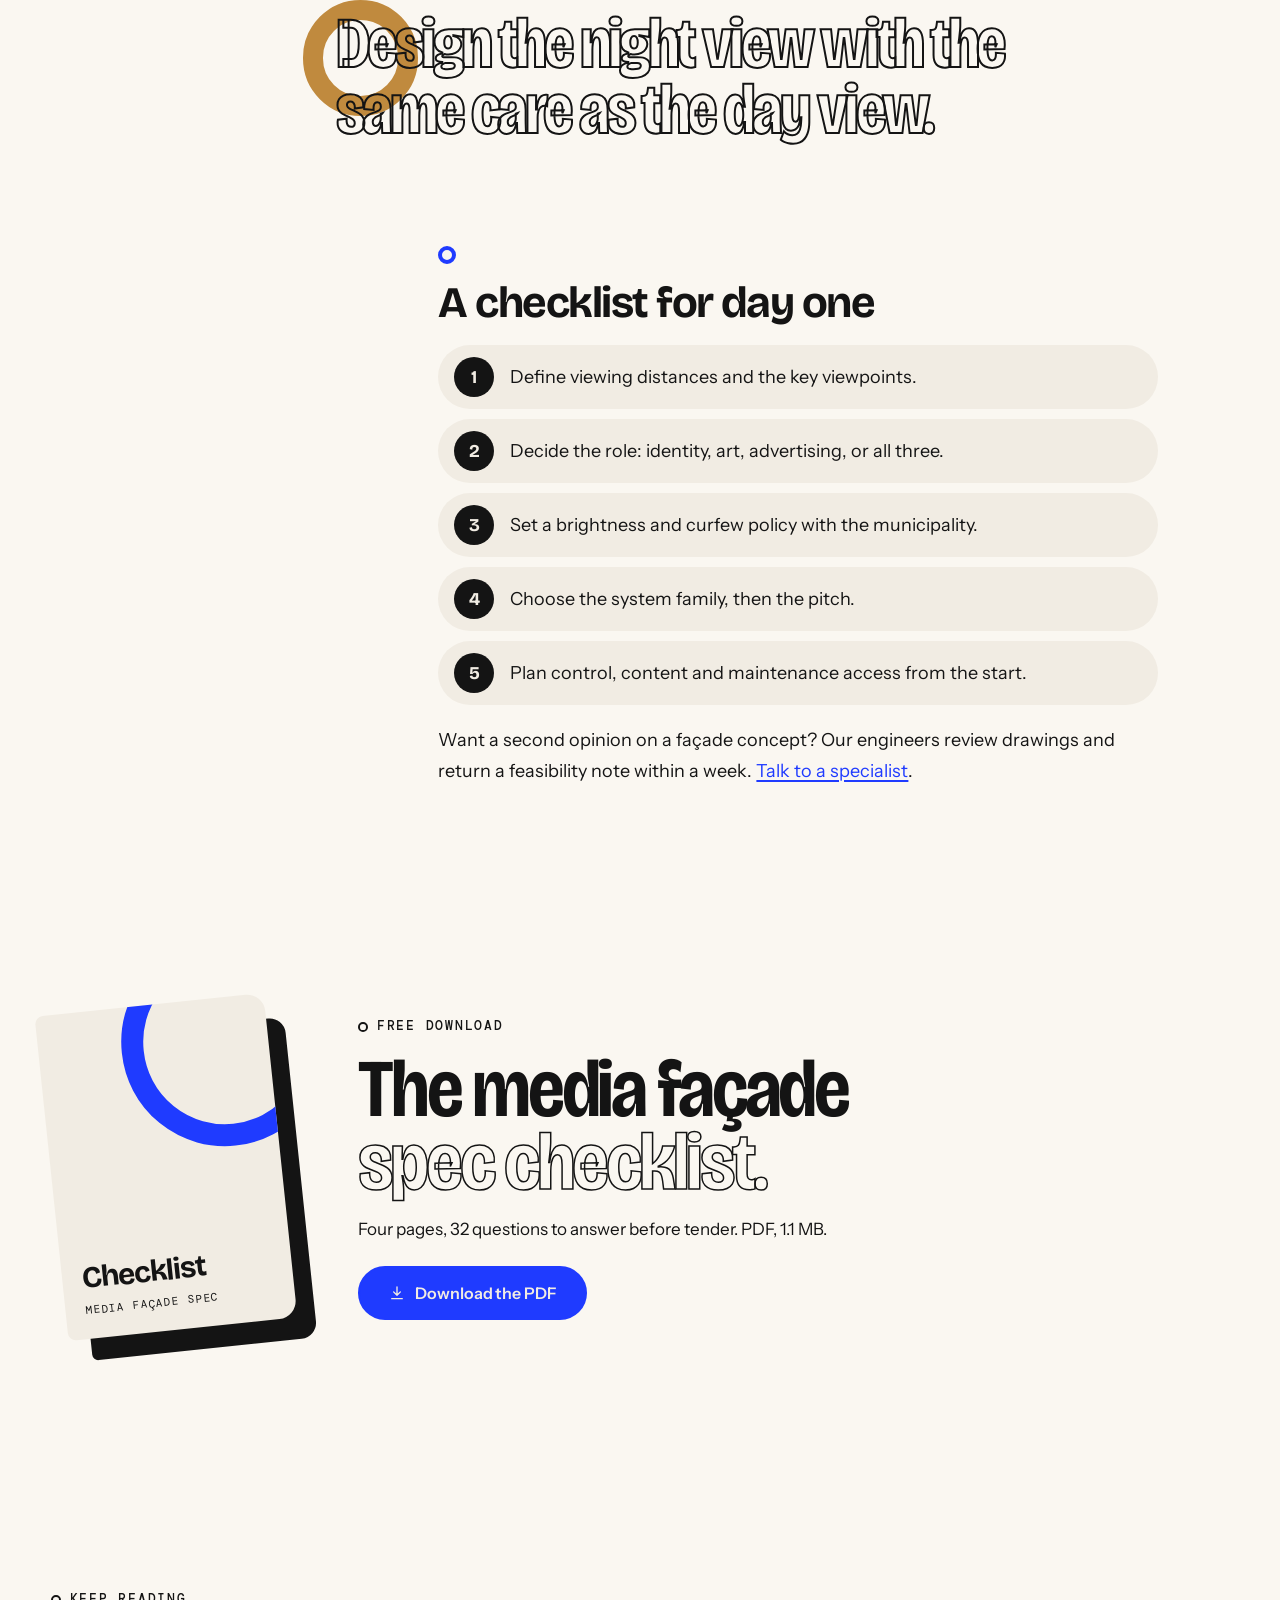
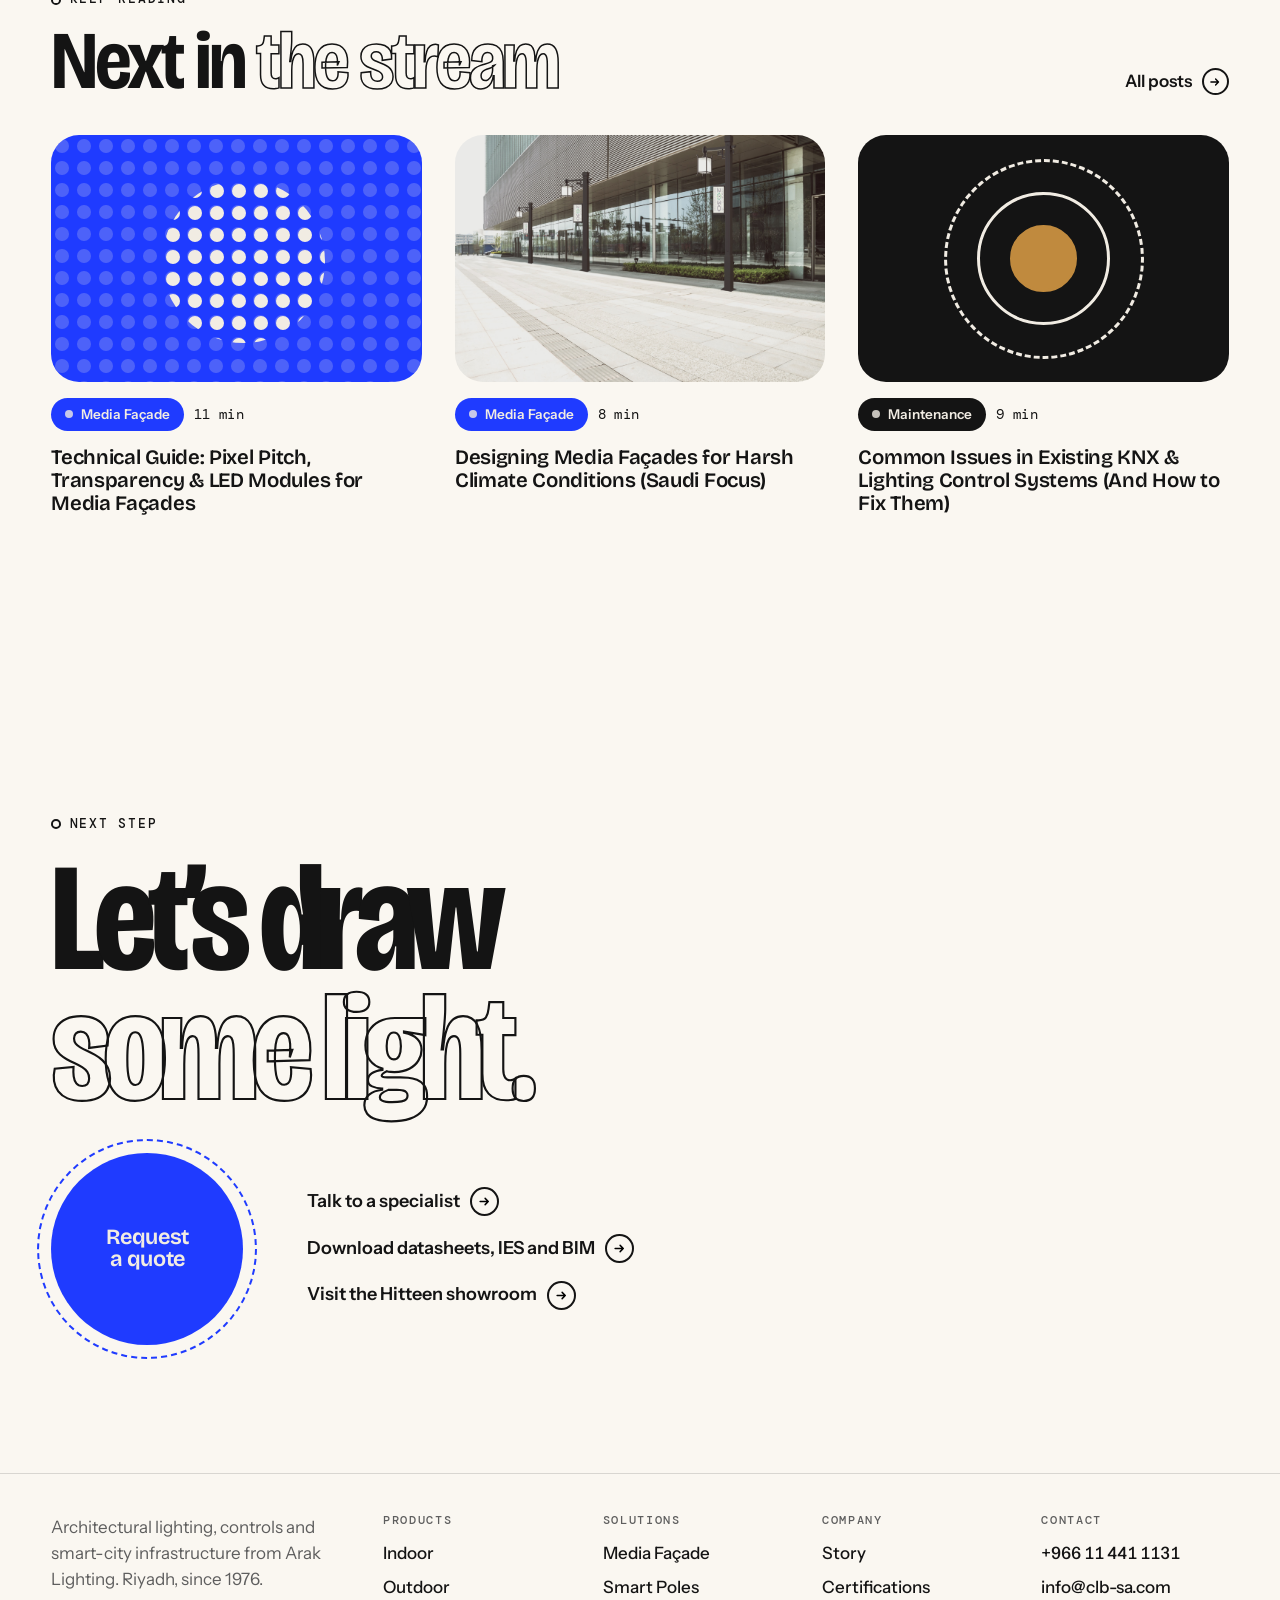
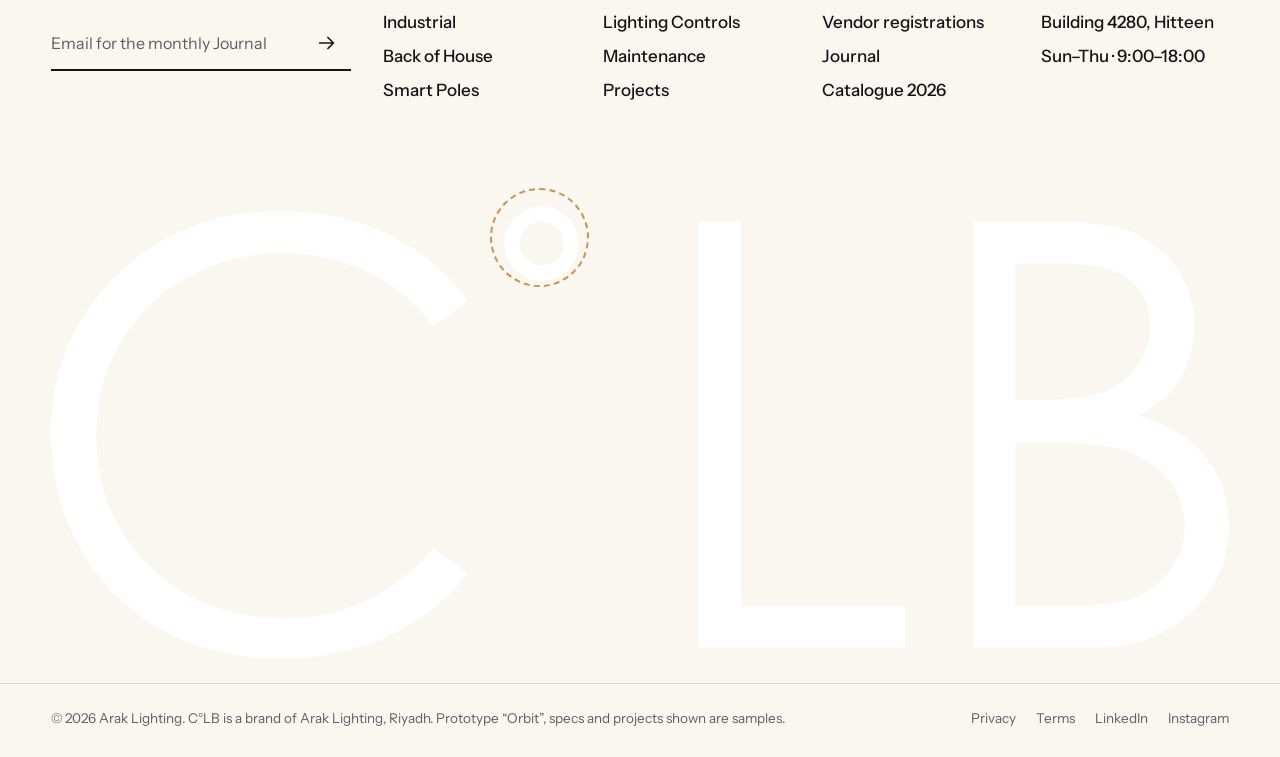
<file: article.html>
<!doctype html>
<html lang="en" dir="ltr" class="no-js" data-field="bone">
<head>
<meta charset="utf-8">
<meta name="viewport" content="width=device-width, initial-scale=1">
<title>What Is a Media Façade? · Journal · C°LB</title>
<meta name="description" content="What Is a Media Façade? A complete guide for modern architecture, from pixel pitch to content and climate.">
<meta name="theme-color" content="#F1ECE3">
<link rel="icon" href="data:image/svg+xml,%3Csvg xmlns='http://www.w3.org/2000/svg' viewBox='0 0 32 32'%3E%3Ccircle cx='16' cy='16' r='11' fill='none' stroke='%231F3BFF' stroke-width='6'/%3E%3C/svg%3E">
<link rel="preconnect" href="https://fonts.googleapis.com">
<link rel="preconnect" href="https://fonts.gstatic.com" crossorigin>
<link href="https://fonts.googleapis.com/css2?family=Bricolage+Grotesque:opsz,wdth,wght@12..96,75..100,200..800&family=Instrument+Sans:wdth,wght@75..100,400..700&family=DM+Mono:wght@400;500&display=swap" rel="stylesheet">
<link rel="stylesheet" href="assets/style.css?v=20261018276">
<script>
/* Orbit boot: js flag, reduced motion, and the closing half of the iris page transition (pure CSS animation, so it fails open). */
(function (d) {
  var h = d.documentElement; h.classList.remove('no-js'); h.classList.add('js');
  try {
    var rm = window.matchMedia && matchMedia('(prefers-reduced-motion: reduce)').matches;
    if (rm) h.classList.add('rm');
    var s = sessionStorage.getItem('orbit-iris');
    if (s) {
      sessionStorage.removeItem('orbit-iris');
      var p = JSON.parse(s);
      if (!rm && Date.now() - p.t < 4000) {
        h.style.setProperty('--ix', p.x + '%'); h.style.setProperty('--iy', p.y + '%');
        h.classList.add('iris-in');
      }
    }
  } catch (e) {}
})(document);
</script>
</head>
<body class="page-article">
<a class="skip" href="#main">Skip to content</a>
<header class="hdr" data-content="NAVIGATION: final sitemap labels (max 12 characters each), phone number for the Index menu, 5 product-group names with live counts, search index of products and Journal posts">
  <a class="hdr__brand" href="index.html" aria-label="C°LB home">
    <img class="logo logo--d" src="shared/brand/clb-logo-black.svg" alt="" width="73" height="28">
    <img class="logo logo--l" src="shared/brand/clb-logo-white.svg" alt="" width="73" height="28">
  </a>
  <nav class="hdr__nav" aria-label="Main">
    <ul><li><a href="products.html">Products</a></li><li><a href="solutions.html">Solutions</a></li><li><a href="projects.html#applications">Applications</a></li><li><a href="projects.html">Projects</a></li><li><a href="journal.html" aria-current="page">Journal</a></li><li><a href="about.html">About</a></li></ul>
  </nav>
  <div class="hdr__tools">
    <button class="hdr__icon" type="button" data-search-open aria-label="Search products, projects and the Journal"><svg class="ico" aria-hidden="true"><use href="#i-search"/></svg></button>
    <a class="hdr__spec" href="contact.html#quote"><span class="hdr__spec-l">Spec list</span><span class="count" data-spec-count>0</span></a>
    <a class="btn btn--accent btn--sm hdr__quote" data-magnetic href="contact.html#quote"><span>Request a quote</span></a>
    <button class="hdr__menu" type="button" aria-expanded="false" aria-controls="index-menu" data-menu-btn><span class="hdr__menu-ring" aria-hidden="true"></span><span class="hdr__menu-l">Index</span></button>
  </div>
</header>

<div class="menu" id="index-menu" role="dialog" aria-modal="true" aria-label="Site index" hidden>
  <div class="menu__inner">
    <nav class="menu__main" aria-label="Site index">
      <ol>
        <li><a href="index.html"><i>00</i>Home</a></li>
        <li><a href="products.html"><i>01</i>Products</a></li>
        <li><a href="solutions.html"><i>02</i>Solutions</a></li>
        <li><a href="projects.html#applications"><i>03</i>Applications</a></li>
        <li><a href="projects.html"><i>04</i>Projects</a></li>
        <li><a href="journal.html"><i>05</i>Journal</a></li>
        <li><a href="about.html"><i>06</i>About</a></li>
        <li><a href="contact.html"><i>07</i>Contact</a></li>
      </ol>
    </nav>
    <div class="menu__side">
      <div class="menu__block">
        <h2 class="eyebrow">Product world</h2>
        <ul class="menu__groups">
          <li><a href="products.html#indoor">Indoor <span>85</span></a></li>
          <li><a href="products.html#outdoor">Outdoor <span>64</span></a></li>
          <li><a href="products.html#industrial">Industrial <span>4</span></a></li>
          <li><a href="products.html#back-of-house">Back of House <span>11</span></a></li>
          <li><a href="solutions.html#range">Smart Poles <span>20</span></a></li>
        </ul>
      </div>
      <div class="menu__block">
        <h2 class="eyebrow">Resources</h2>
        <ul class="menu__plain">
          <li><a href="index.html#resources">Catalogue 2026 (PDF)</a></li>
          <li><a href="product.html#downloads">Datasheets, IES and BIM</a></li>
          <li><a href="about.html#quality">Certifications</a></li>
        </ul>
      </div>
      <div class="menu__block menu__contact">
        <a class="num" href="tel:+966114411131">+966 11 441 1131</a>
        <a href="mailto:info@clb-sa.com">info@clb-sa.com</a>
        <p>Building 4280, Northern Ring Branch Rd, Hitteen, Riyadh</p>
      </div>
    </div>
    <button class="menu__close" type="button" data-menu-close aria-label="Close index"><svg class="ico" aria-hidden="true"><use href="#i-close"/></svg></button>
  </div>
</div>

<main id="main">

<article class="art" aria-labelledby="art-h">
  <header class="art__head field field--paper" data-field="paper" data-content="ARTICLE HEAD: title ≤90 characters, 35-word standfirst, stream, author name + role + headshot 1:1 ≥400px, publish date, reading time">
    <div class="wrap">
      <nav class="crumbs" aria-label="Breadcrumb"><ol><li><a href="index.html">Home</a></li><li><a href="journal.html">Journal</a></li><li><a href="journal.html#media-facade">Media Façade</a></li></ol></nav>
      <div class="art__meta"><span class="pill pill--cobalt">Media Façade</span><span class="mono small">Guide 01 of 08 · 12 Oct 2026 · 9 min read</span></div>
      <h1 class="art__h" id="art-h">What Is a Media Façade? <span class="outline">A Complete Guide for Modern Architecture</span></h1>
      <p class="art__stand">A media façade turns a building’s skin into a screen, a canvas or a slow-moving light sculpture. Here is how they work, what they cost to get right, and the decisions an architect should make before the first pixel is drawn.</p>
      <div class="art__by">
        <span class="art__av" aria-hidden="true">AE</span>
        <span><b>C°LB Application Engineering</b><small class="mono">Façade &amp; controls team, Riyadh</small></span>
        <button class="chip art__share" type="button" data-share>Copy link</button>
      </div>
    </div>
  </header>

  <figure class="art__hero field field--paper" data-field="paper" data-content="ARTICLE HERO IMAGE: 1 landscape image 21:9 ≥2800px (C°LB project or commissioned render). Brand street scene shown as a labelled sample">
    <div class="wrap">
      <div class="art__heroimg"><img src="shared/img/clb/brochure/pole-scene-04.jpg" alt="Glass office tower with continuous linear light along each floor edge" width="2000" height="1333" fetchpriority="high"><span class="art__heropx" aria-hidden="true"></span></div>
      <figcaption class="mono small muted">Linear light on every slab edge: the simplest form of media façade. Sample visual from the C°LB brochure.</figcaption>
    </div>
  </figure>

  <div class="art__wrap field field--paper" data-field="paper" data-content="ARTICLE BODY: 1,200–1,800 words with H2 sections, 2–3 figures ≥1600px with captions, 1 pull quote, 1 table, internal links to products and to the next post in the stream">
    <div class="wrap art__grid">
      <aside class="toc" aria-label="On this page">
        <div class="toc__ring" aria-hidden="true"><svg viewBox="0 0 60 60"><circle cx="30" cy="30" r="26" class="rp-bg"/><circle cx="30" cy="30" r="26" class="rp-fg" data-read-ring/></svg><span class="mono" data-read-pct>0%</span></div>
        <ol class="toc__list">
          <li><a href="#s1">A building that speaks</a></li>
          <li><a href="#s2">How it works</a></li>
          <li><a href="#s3">Choosing the system</a></li>
          <li><a href="#s4">Designing for the Saudi climate</a></li>
          <li><a href="#s5">Content is architecture</a></li>
          <li><a href="#s6">A checklist for day one</a></li>
        </ol>
      </aside>

      <div class="prose">
        <h2 id="s1">A building that speaks</h2>
        <p>A media façade is any building envelope that uses controllable light to show changing images, colours or patterns. At one end of the scale it is a single line of light along each floor slab; at the other, a full-height LED mesh that plays video to a whole district. What unites them is control: every point of light can be addressed, dimmed and timed.</p>
        <p>For developers, a façade that can change is a long-term asset. It can announce an opening, mark national celebrations, carry a brand identity or simply breathe slowly through the night. For a city, a good media façade becomes a landmark. A bad one becomes glare.</p>

        <figure class="divider" aria-hidden="true"><svg viewBox="0 0 600 60"><circle cx="30" cy="30" r="22" class="dv-a"/><path d="M90 52a22 22 0 0 1 44 0z" class="dv-b"/><path d="M180 8 202 52h-44z" class="dv-c"/><line x1="240" y1="30" x2="600" y2="30" class="dv-l"/></svg></figure>

        <h2 id="s2">How it works</h2>
        <p>Every media façade has three layers. <strong>The hardware</strong>: LED points, bars or mesh fixed to the structure. <strong>The control layer</strong>: controllers and data distribution, usually over DMX512, Art-Net or sACN, that tell each pixel what to do. <strong>The content</strong>: the images, video or generative patterns that are mapped onto the building’s exact geometry.</p>
        <p>The single most important number is <em>pixel pitch</em>, the distance between two points of light. It sets how sharp the image looks, how far away the viewer needs to be, and, more than anything else, the budget.</p>

        <div class="tablewrap">
          <table class="ptable">
            <caption>Pixel pitch and viewing distance (rule of thumb, sample)</caption>
            <thead><tr><th scope="col">Pixel pitch</th><th scope="col">Min. viewing distance</th><th scope="col">Typical use</th><th scope="col">Transparency</th></tr></thead>
            <tbody>
              <tr><th scope="row">10 mm</th><td>10–30 m</td><td>Podium screens, retail frontage</td><td>30–50%</td></tr>
              <tr><th scope="row">25 mm</th><td>25–75 m</td><td>Mid-rise façades, plazas</td><td>50–65%</td></tr>
              <tr><th scope="row">50 mm</th><td>50–150 m</td><td>Towers seen from highways</td><td>65–80%</td></tr>
              <tr><th scope="row">100 mm+</th><td>100 m+</td><td>Landmark graphics, slow content</td><td>80%+</td></tr>
            </tbody>
          </table>
        </div>

        <blockquote class="pull"><span class="pull__ring" aria-hidden="true"></span><p>The best media façades are quiet ninety per cent of the time.</p></blockquote>

        <h2 id="s3">Choosing the system</h2>
        <p>There are four common families, and the right one depends on the view out as much as the view in.</p>
        <ul class="dots">
          <li><strong>Linear graze and slab-edge light.</strong> Low cost, high elegance. Lines of addressable light define the architecture rather than cover it. Our <a href="product.html?p=lrs-series">LRS wall washers</a> are often the starting point.</li>
          <li><strong>Pixel bars and dots.</strong> Individual points fixed to mullions or a secondary structure. Good transparency, mid resolution.</li>
          <li><strong>LED mesh.</strong> Flexible stainless mesh with integrated pixels; ideal for large, curved surfaces and video content.</li>
          <li><strong>Glass-integrated LED.</strong> Pixels laminated into the glazing itself, invisible by day, at a premium.</li>
        </ul>

        <figure class="fig">
          <div class="fig__art fx-cobalt" aria-hidden="true"><span class="fig__grid"></span><span class="fig__c"></span></div>
          <figcaption class="mono small muted">Fig. 2 · The same circle drawn at 10, 25 and 50 mm pitch. Geometric placeholder; Marketing to supply a commissioned render.</figcaption>
        </figure>

        <h2 id="s4">Designing for the Saudi climate</h2>
        <p>Surface temperatures on a west-facing façade in Riyadh pass 70 °C in summer. Dust settles on every horizontal edge and sand-laden wind abrades lenses. That changes the specification: IP66 or better, UV-stable optics, drivers rated well above ambient, and a maintenance route for every pixel. We cover this in depth in <a href="journal.html#media-facade">Designing Media Façades for Harsh Climate Conditions</a>.</p>

        <h2 id="s5">Content is architecture</h2>
        <p>Content is not an afterthought for the marketing team. It should be designed with the building: mapped to its grid, tested at real brightness and planned for the hours it will actually run. Budget for a content strategy, a scheduler and a simple way to switch to a calm ‘architectural’ mode.</p>

        <blockquote class="pull pull--alt"><span class="pull__ring" aria-hidden="true"></span><p>Design the night view with the same care as the day view.</p></blockquote>

        <h2 id="s6">A checklist for day one</h2>
        <ol class="steps-mini">
          <li>Define viewing distances and the key viewpoints.</li>
          <li>Decide the role: identity, art, advertising, or all three.</li>
          <li>Set a brightness and curfew policy with the municipality.</li>
          <li>Choose the system family, then the pitch.</li>
          <li>Plan control, content and maintenance access from the start.</li>
        </ol>
        <p>Want a second opinion on a façade concept? Our engineers review drawings and return a feasibility note within a week. <a href="contact.html#spec">Talk to a specialist</a>.</p>
      </div>
    </div>
  </div>
</article>

<section class="magnet field field--brass section--tight" data-field="brass" data-content="LEAD MAGNET: downloadable PDF checklist (2–4 pages) per stream + email capture">
  <div class="wrap magnet__grid">
    <div class="magnet__doc" aria-hidden="true"><span class="magnet__ring"></span><b>Checklist</b><small>Media façade spec</small></div>
    <div><p class="eyebrow">Free download</p><h2 class="h2">The media façade <span class="outline">spec checklist.</span></h2><p>Four pages, 32 questions to answer before tender. PDF, 1.1 MB.</p><a class="btn btn--accent" href="#" data-dl="Media façade checklist"><span><svg class="ico" aria-hidden="true"><use href="#i-download"/></svg>Download the PDF</span></a></div>
  </div>
</section>

<section class="field field--paper section" data-field="paper" data-content="RELATED POSTS: 3 posts, next two in the same stream + one from another stream">
  <div class="wrap">
    <div class="rel__head"><div><p class="eyebrow">Keep reading</p><h2 class="h2">Next in <span class="outline">the stream</span></h2></div><a class="link-arrow" href="journal.html">All posts</a></div>
    <ul class="posts">
      <li class="post"><a href="article.html"><span class="post__fig post__fig--px fx-cobalt" aria-hidden="true"><span class="px-art"></span></span><span class="post__meta"><span class="pill pill--cobalt">Media Façade</span><span class="mono small">11 min</span></span><span class="post__t h4">Technical Guide: Pixel Pitch, Transparency &amp; LED Modules for Media Façades</span></a></li>
      <li class="post"><a href="article.html"><span class="post__fig"><img src="shared/img/clb/brochure/pole-scene-04.jpg" alt="" width="2000" height="1333" loading="lazy"></span><span class="post__meta"><span class="pill pill--cobalt">Media Façade</span><span class="mono small">8 min</span></span><span class="post__t h4">Designing Media Façades for Harsh Climate Conditions (Saudi Focus)</span></a></li>
      <li class="post"><a href="article.html"><span class="post__fig post__fig--rings fx-ink" aria-hidden="true"><span class="rings-art"><i></i><i></i><i></i></span></span><span class="post__meta"><span class="pill pill--ink">Maintenance</span><span class="mono small">9 min</span></span><span class="post__t h4">Common Issues in Existing KNX &amp; Lighting Control Systems (And How to Fix Them)</span></a></li>
    </ul>
  </div>
</section>

</main>

<footer class="ftr field field--ink" data-field="ink" data-content="FOOTER: legal entity name and CR number, social links (LinkedIn, Instagram), newsletter provider, privacy and terms pages, response-time promise for the CTA">
  <div class="ftr__cta wrap">
    <p class="eyebrow">Next step</p>
    <h2 class="ftr__h"><span>Let’s draw</span> <span class="outline">some light.</span></h2>
    <div class="ftr__actions">
      <a class="btn-orb" data-magnetic href="contact.html#quote"><span class="btn-orb__ring" aria-hidden="true"></span><span class="btn-orb__l">Request<br>a quote</span></a>
      <div class="ftr__lines">
        <a class="link-arrow" href="contact.html#spec">Talk to a specialist</a>
        <a class="link-arrow" href="product.html#downloads">Download datasheets, IES and BIM</a>
        <a class="link-arrow" href="contact.html#showroom">Visit the Hitteen showroom</a>
      </div>
    </div>
  </div>
  <div class="ftr__grid wrap">
    <div class="ftr__brand">
      <p>Architectural lighting, controls and smart-city infrastructure from Arak Lighting. Riyadh, since 1976.</p>
      <form class="nl" data-newsletter novalidate aria-label="Journal newsletter">
        <label class="sr-only" for="nl-email">Email address</label>
        <input id="nl-email" type="email" required placeholder="Email for the monthly Journal" autocomplete="email">
        <button type="submit" aria-label="Subscribe"><svg class="ico" aria-hidden="true"><use href="#i-arrow"/></svg></button>
      </form>
    </div>
    <div class="ftr__col">
      <h2>Products</h2>
      <ul><li><a href="products.html#indoor">Indoor</a></li><li><a href="products.html#outdoor">Outdoor</a></li><li><a href="products.html#industrial">Industrial</a></li><li><a href="products.html#back-of-house">Back of House</a></li><li><a href="solutions.html#range">Smart Poles</a></li></ul>
    </div>
    <div class="ftr__col">
      <h2>Solutions</h2>
      <ul><li><a href="journal.html#media-facade">Media Façade</a></li><li><a href="solutions.html">Smart Poles</a></li><li><a href="index.html#solutions">Lighting Controls</a></li><li><a href="journal.html#maintenance">Maintenance</a></li><li><a href="projects.html">Projects</a></li></ul>
    </div>
    <div class="ftr__col">
      <h2>Company</h2>
      <ul><li><a href="about.html">Story</a></li><li><a href="about.html#quality">Certifications</a></li><li><a href="about.html#vendors">Vendor registrations</a></li><li><a href="journal.html">Journal</a></li><li><a href="index.html#resources">Catalogue 2026</a></li></ul>
    </div>
    <div class="ftr__col">
      <h2>Contact</h2>
      <ul>
        <li><a class="num" href="tel:+966114411131">+966 11 441 1131</a></li>
        <li><a href="mailto:info@clb-sa.com">info@clb-sa.com</a></li>
        <li><a href="contact.html#showroom">Building 4280, Hitteen</a></li>
        <li><a href="contact.html#showroom">Sun–Thu · 9:00–18:00</a></li>
      </ul>
    </div>
  </div>
  <div class="ftr__mark wrap" aria-hidden="true">
    <img src="shared/brand/clb-logo-white.svg" alt="" width="624" height="240" loading="lazy">
    <span class="ftr__orbit"></span>
  </div>
  <div class="ftr__legal wrap">
    <span>© 2026 Arak Lighting. C°LB is a brand of Arak Lighting, Riyadh. Prototype “Orbit”, specs and projects shown are samples.</span>
    <ul><li><a href="#">Privacy</a></li><li><a href="#">Terms</a></li><li><a href="#" aria-label="C°LB on LinkedIn">LinkedIn</a></li><li><a href="#" aria-label="C°LB on Instagram">Instagram</a></li></ul>
  </div>
</footer>

<button type="button" class="cm-fab" aria-pressed="false" title="Outline every content slot Marketing must supply"><span class="cm-fab__dot" aria-hidden="true"></span><span class="cm-fab__l">Content map</span><span class="cm-fab__n"></span></button>
<p class="cm-banner" role="status"><span><b>Content map is on.</b> Every dashed outline is a content slot. The blue tag says what Marketing must supply, and in which format.</span></p>
<div class="toast" role="status" aria-live="polite"><span class="toast__dot" aria-hidden="true"></span><span data-toast-msg>Added to spec list</span><a href="contact.html#quote">View list</a></div>

<div class="search" id="search" role="dialog" aria-modal="true" aria-label="Search" hidden>
  <div class="search__inner wrap">
    <label class="sr-only" for="search-q">Search</label>
    <input id="search-q" class="search__q" type="search" placeholder="Search 164 luminaires, poles, guides…" autocomplete="off">
    <p class="search__hint">Try “spot”, “IP67”, “bollard”, “KNX”.</p>
    <ul class="search__res" data-search-results></ul>
    <button class="search__close" type="button" data-search-close aria-label="Close search"><svg class="ico" aria-hidden="true"><use href="#i-close"/></svg></button>
  </div>
</div>

<div class="cursor" aria-hidden="true"><span class="cursor__ring"></span><span class="cursor__label"></span></div>
<div class="pool" aria-hidden="true"></div>

<svg width="0" height="0" style="position:absolute" aria-hidden="true" focusable="false">
<symbol id="i-search" viewBox="0 0 24 24"><circle cx="10.5" cy="10.5" r="6.5" fill="none" stroke="currentColor" stroke-width="1.8"/><path d="m15.5 15.5 5 5" stroke="currentColor" stroke-width="1.8" stroke-linecap="round"/></symbol>
<symbol id="i-close" viewBox="0 0 24 24"><path d="M6 6l12 12M18 6 6 18" stroke="currentColor" stroke-width="1.8" stroke-linecap="round"/></symbol>
<symbol id="i-arrow" viewBox="0 0 24 24"><path d="M4 12h15m-6-6 6 6-6 6" fill="none" stroke="currentColor" stroke-width="1.8" stroke-linecap="round" stroke-linejoin="round"/></symbol>
<symbol id="i-plus" viewBox="0 0 24 24"><path d="M12 5v14M5 12h14" stroke="currentColor" stroke-width="1.8" stroke-linecap="round"/></symbol>
<symbol id="i-check" viewBox="0 0 24 24"><path d="m5 12.5 4.5 4.5L19 7.5" fill="none" stroke="currentColor" stroke-width="2" stroke-linecap="round" stroke-linejoin="round"/></symbol>
<symbol id="i-download" viewBox="0 0 24 24"><path d="M12 4v11m0 0 4.5-4.5M12 15l-4.5-4.5M5 19.5h14" fill="none" stroke="currentColor" stroke-width="1.8" stroke-linecap="round" stroke-linejoin="round"/></symbol>
<symbol id="i-prev" viewBox="0 0 24 24"><path d="M20 12H5m6-6-6 6 6 6" fill="none" stroke="currentColor" stroke-width="1.8" stroke-linecap="round" stroke-linejoin="round"/></symbol>
<symbol id="i-light" viewBox="0 0 32 32"><circle cx="16" cy="10" r="5" fill="none" stroke="currentColor" stroke-width="2"/><path d="M10 28l6-13 6 13z" fill="currentColor" opacity=".35"/></symbol>
<symbol id="i-5g" viewBox="0 0 32 32"><path d="M8 22a11 11 0 0 1 0-12M24 10a11 11 0 0 1 0 12M12 19a5.5 5.5 0 0 1 0-6M20 13a5.5 5.5 0 0 1 0 6" fill="none" stroke="currentColor" stroke-width="2" stroke-linecap="round"/><circle cx="16" cy="16" r="2" fill="currentColor"/></symbol>
<symbol id="i-cctv" viewBox="0 0 32 32"><path d="M5 11l17-5 3 9-17 5z" fill="none" stroke="currentColor" stroke-width="2" stroke-linejoin="round"/><path d="M14 18l2 6h7" fill="none" stroke="currentColor" stroke-width="2" stroke-linecap="round"/><circle cx="21" cy="11" r="1.6" fill="currentColor"/></symbol>
<symbol id="i-sensor" viewBox="0 0 32 32"><circle cx="16" cy="16" r="3" fill="currentColor"/><circle cx="16" cy="16" r="8" fill="none" stroke="currentColor" stroke-width="2" stroke-dasharray="3 3"/><circle cx="16" cy="16" r="13" fill="none" stroke="currentColor" stroke-width="2" opacity=".5"/></symbol>
<symbol id="i-screen" viewBox="0 0 32 32"><rect x="7" y="4" width="18" height="22" rx="2" fill="none" stroke="currentColor" stroke-width="2"/><path d="M11 10h10M11 15h10M11 20h6" stroke="currentColor" stroke-width="2" stroke-linecap="round"/></symbol>
<symbol id="i-ev" viewBox="0 0 32 32"><rect x="7" y="5" width="13" height="23" rx="2" fill="none" stroke="currentColor" stroke-width="2"/><path d="M14.5 10l-3 6h4l-2 6" fill="none" stroke="currentColor" stroke-width="2" stroke-linejoin="round"/><path d="M20 12h3a2 2 0 0 1 2 2v7a2 2 0 0 0 4 0v-9l-3-3" fill="none" stroke="currentColor" stroke-width="2" stroke-linecap="round"/></symbol>
<symbol id="i-sos" viewBox="0 0 32 32"><circle cx="16" cy="16" r="11" fill="none" stroke="currentColor" stroke-width="2"/><path d="M16 9v9" stroke="currentColor" stroke-width="2.4" stroke-linecap="round"/><circle cx="16" cy="22.5" r="1.6" fill="currentColor"/></symbol>
<symbol id="i-wifi" viewBox="0 0 32 32"><path d="M4 12a17 17 0 0 1 24 0M8 16.5a11 11 0 0 1 16 0M12 21a5 5 0 0 1 8 0" fill="none" stroke="currentColor" stroke-width="2" stroke-linecap="round"/><circle cx="16" cy="25" r="2" fill="currentColor"/></symbol>
</svg>

<script src="assets/main.js?v=20261018276" defer></script>
<script src="assets/orbit.js?v=20261018276" defer></script>
</body>
</html>
</file>
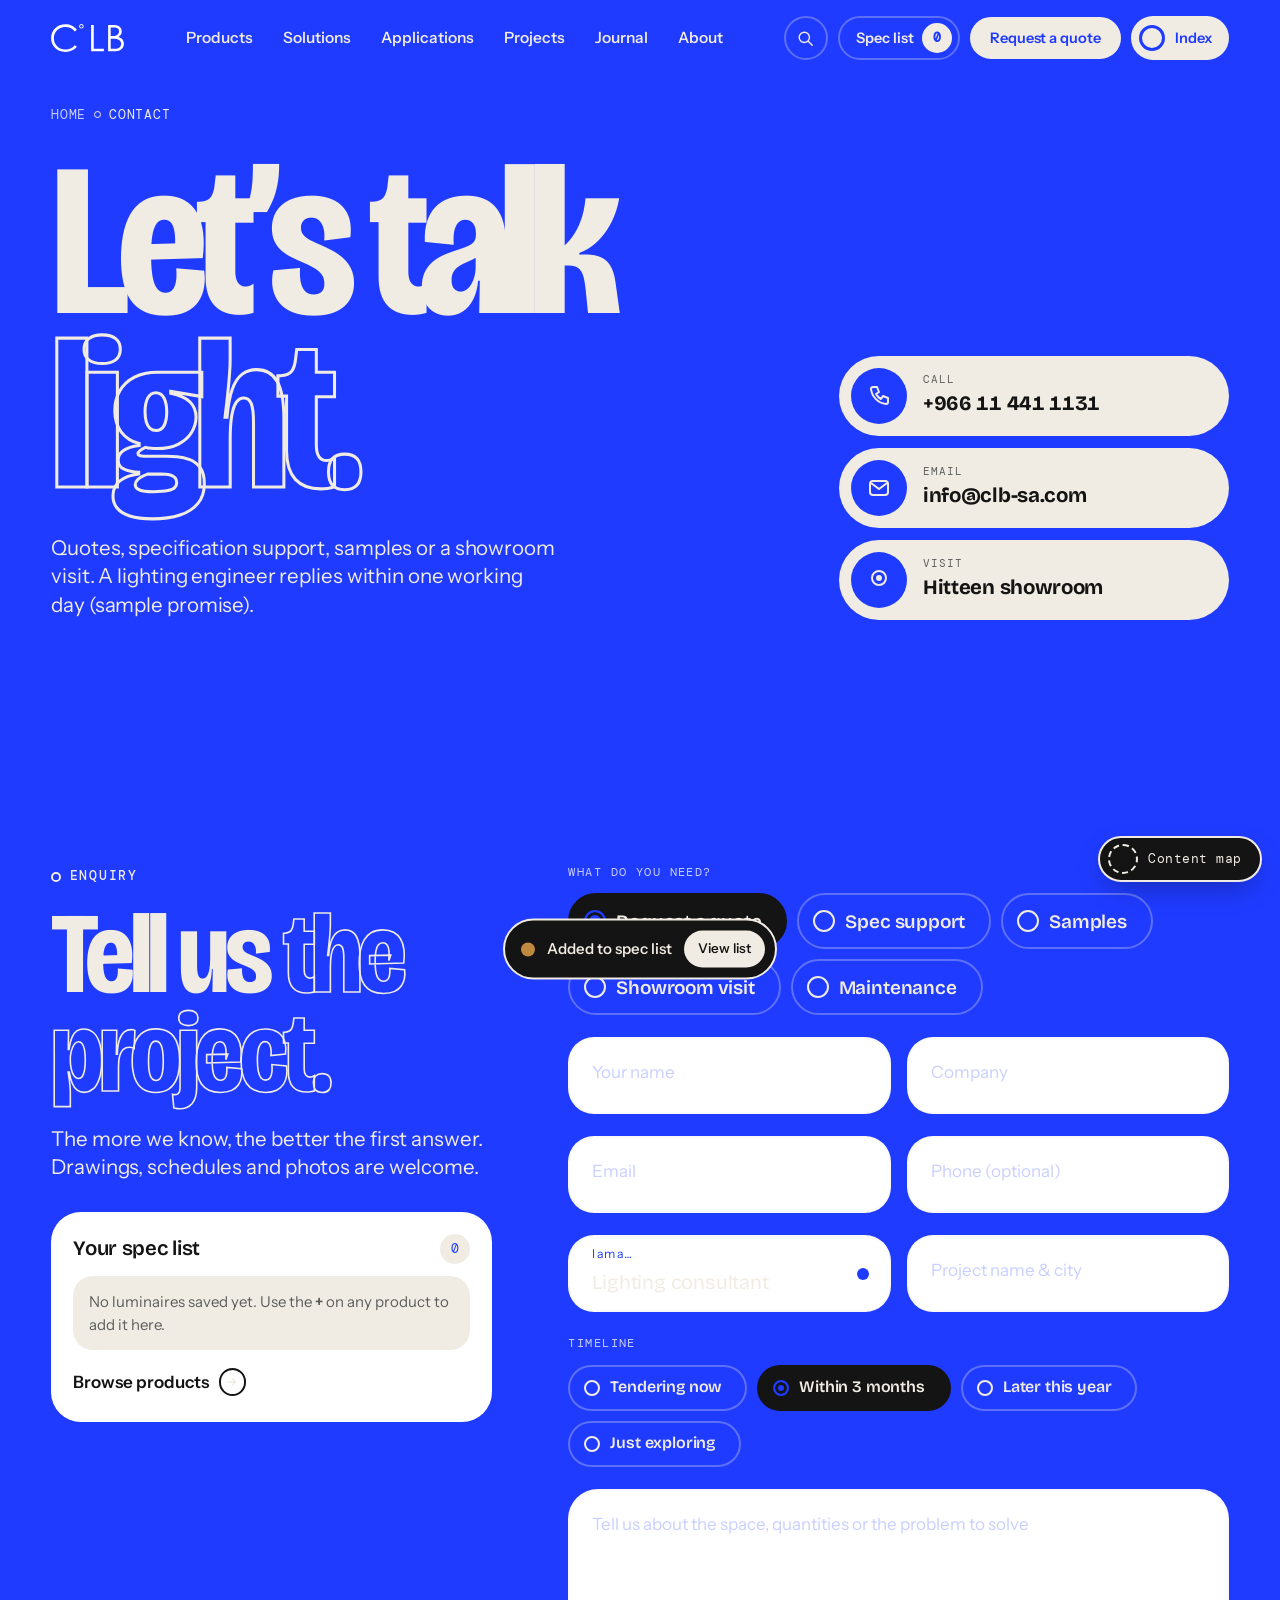
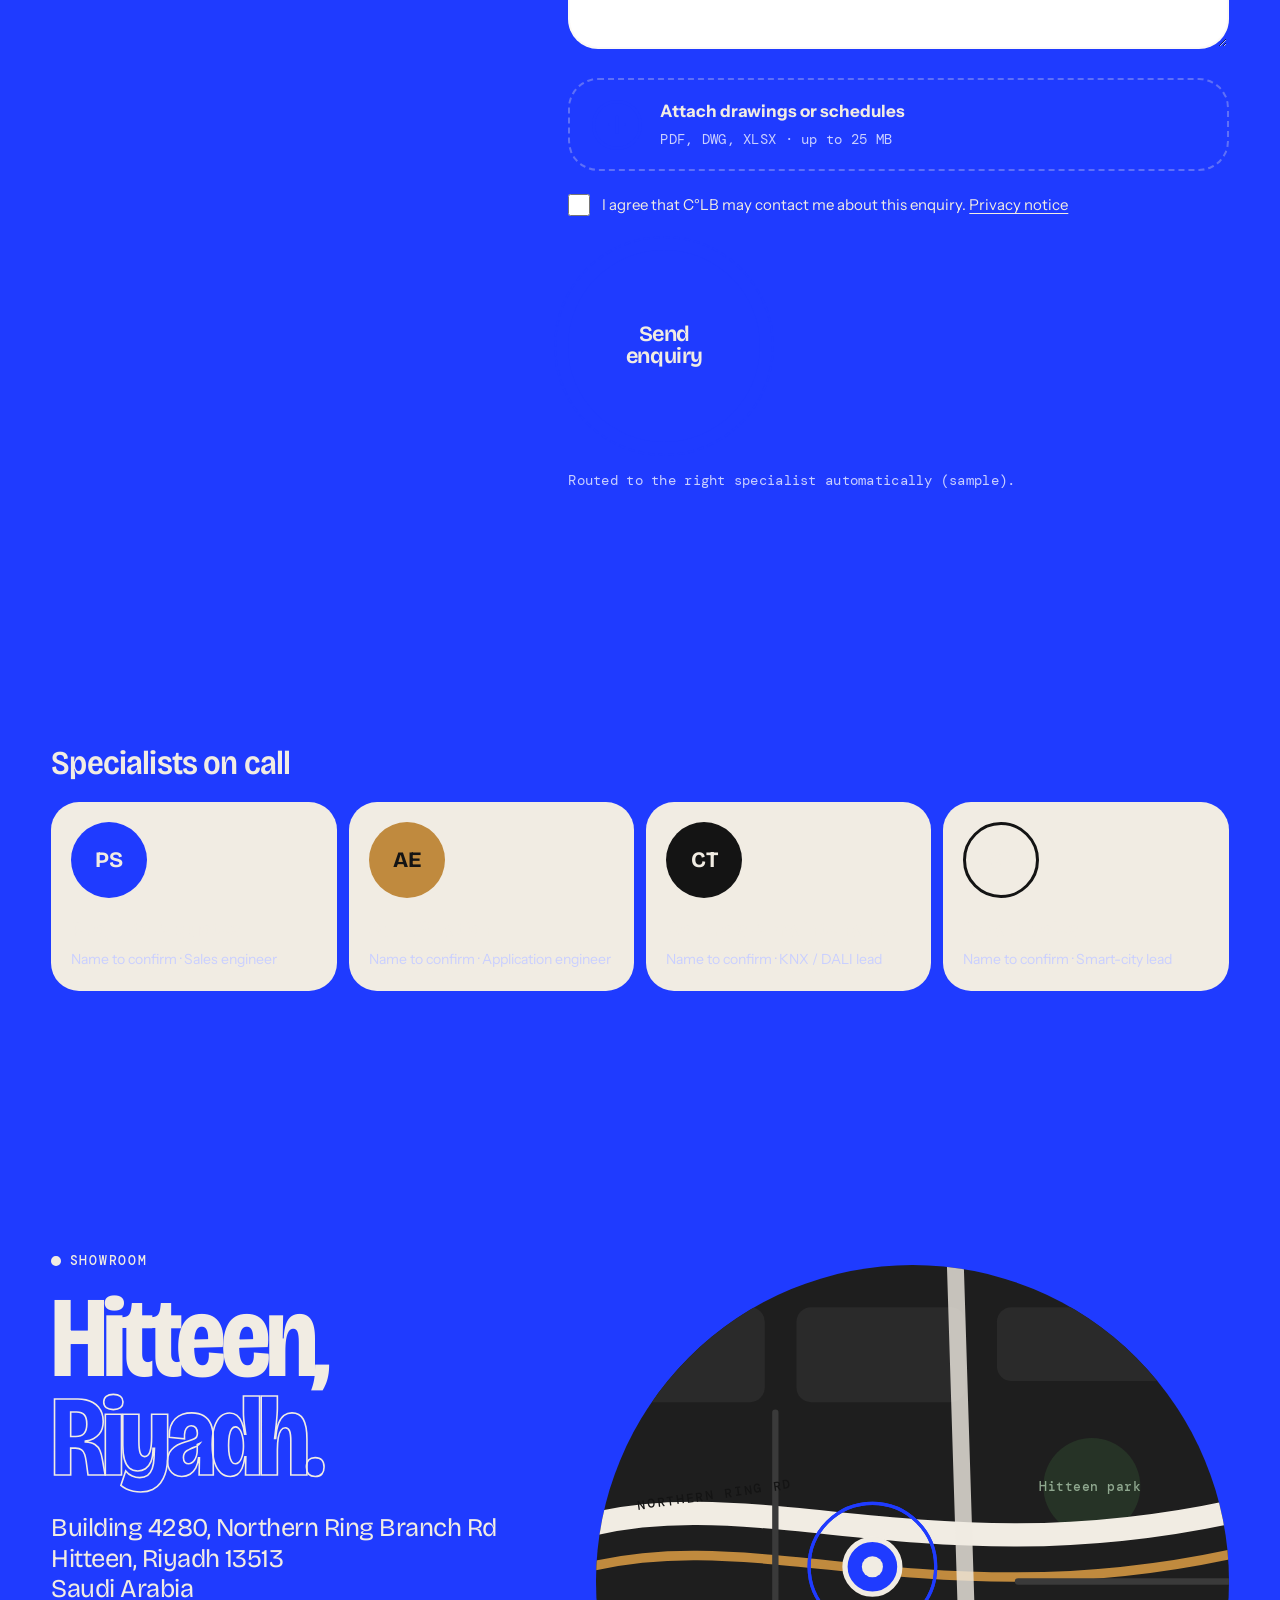
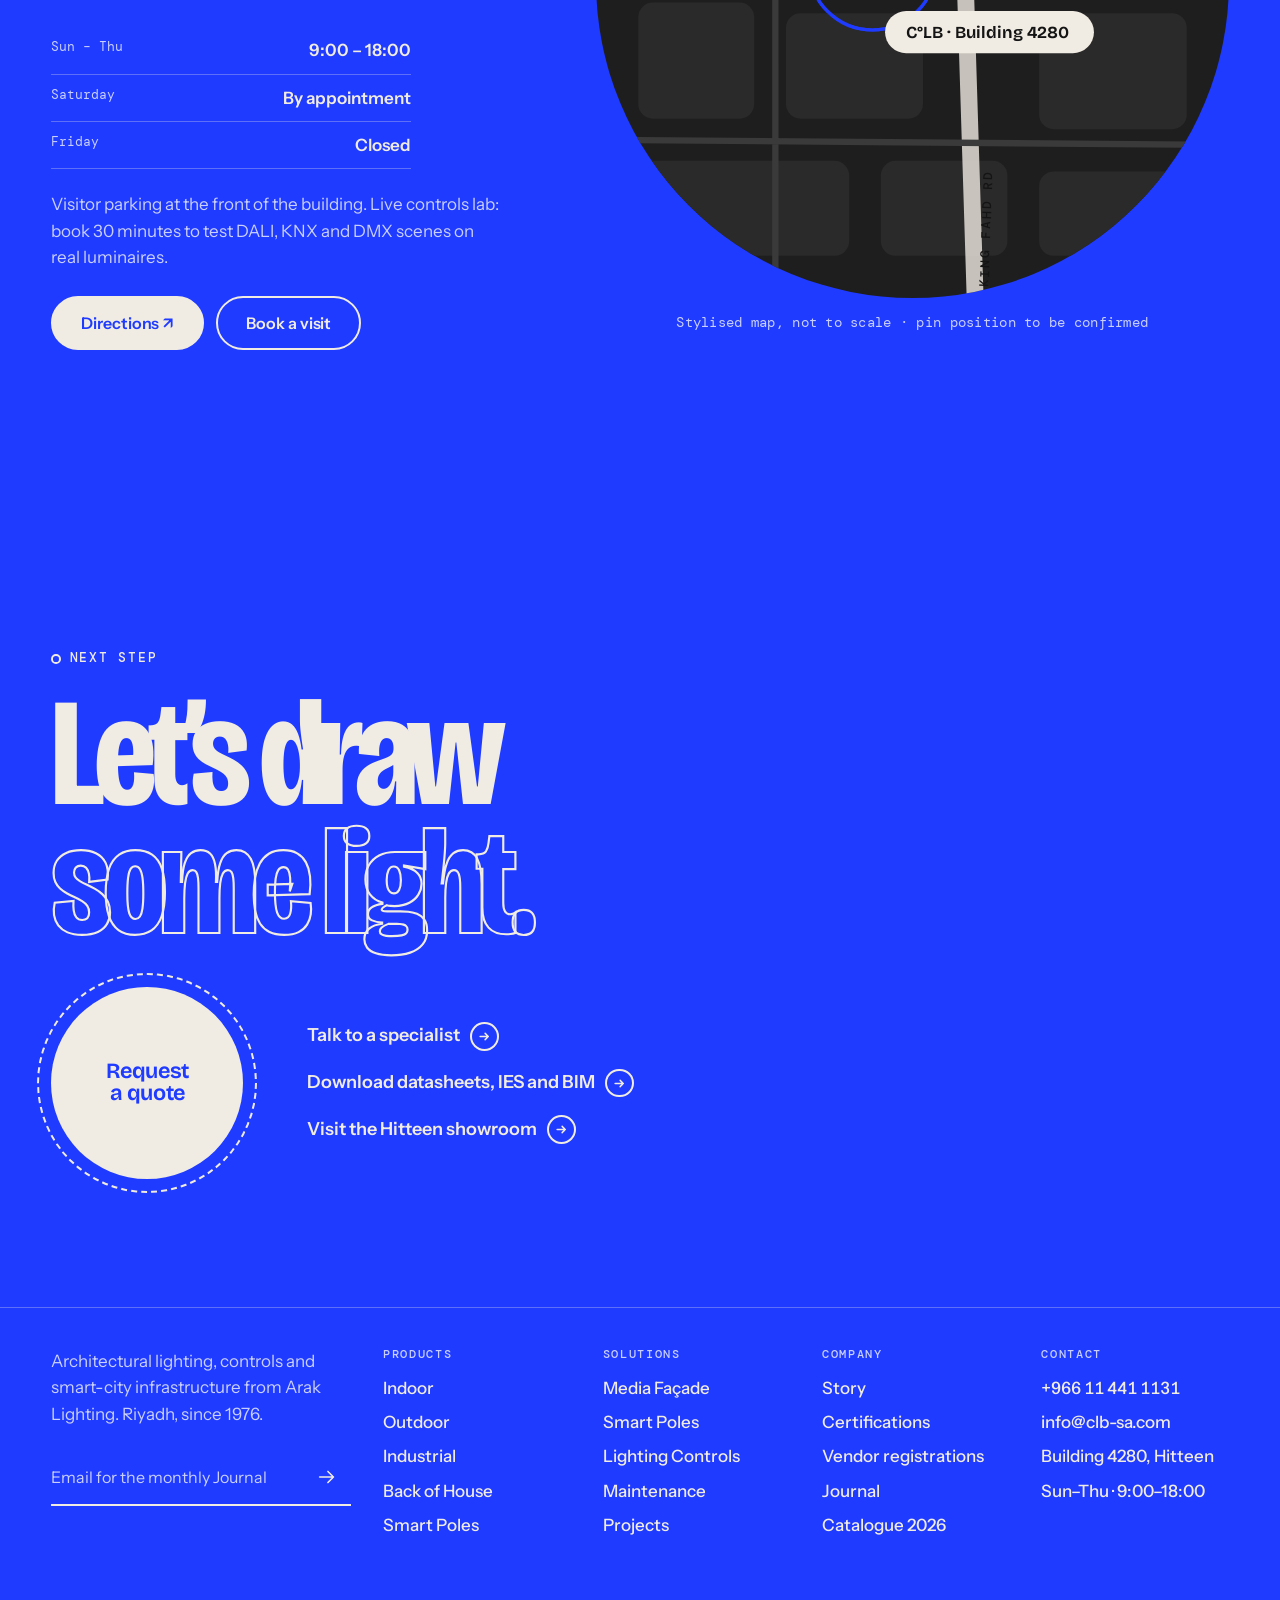
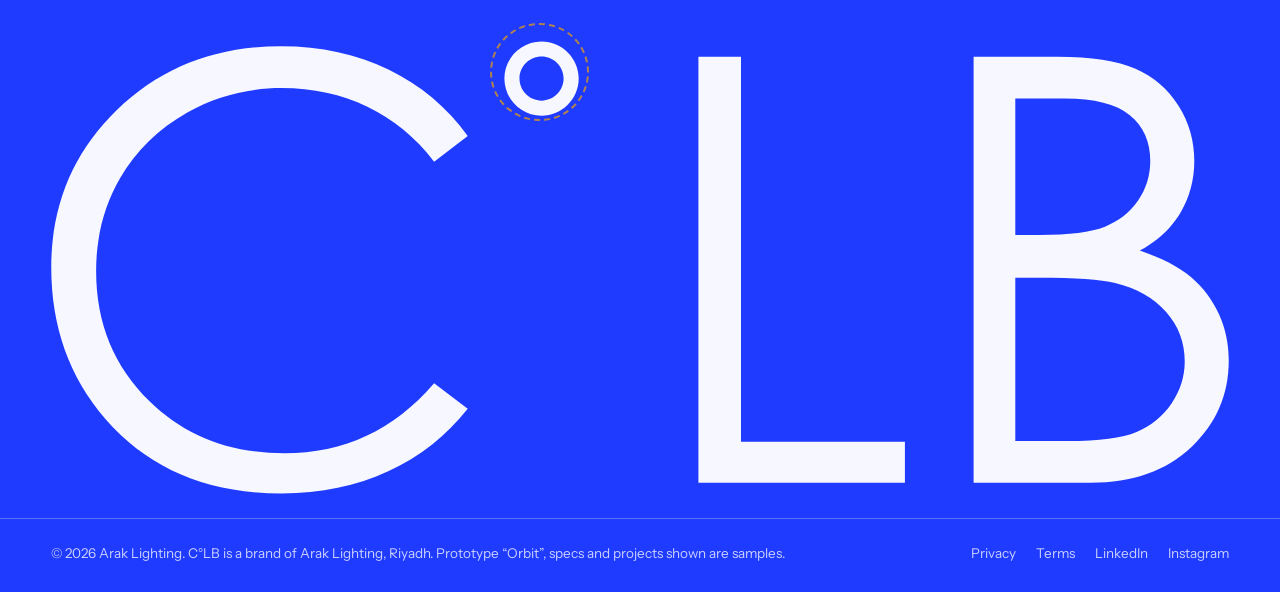
<file: contact.html>
<!doctype html>
<html lang="en" dir="ltr" class="no-js" data-field="bone">
<head>
<meta charset="utf-8">
<meta name="viewport" content="width=device-width, initial-scale=1">
<title>Contact · C°LB</title>
<meta name="description" content="Request a quote, get specification support or visit the C°LB showroom in Hitteen, Riyadh.">
<meta name="theme-color" content="#F1ECE3">
<link rel="icon" href="data:image/svg+xml,%3Csvg xmlns='http://www.w3.org/2000/svg' viewBox='0 0 32 32'%3E%3Ccircle cx='16' cy='16' r='11' fill='none' stroke='%231F3BFF' stroke-width='6'/%3E%3C/svg%3E">
<link rel="preconnect" href="https://fonts.googleapis.com">
<link rel="preconnect" href="https://fonts.gstatic.com" crossorigin>
<link href="https://fonts.googleapis.com/css2?family=Bricolage+Grotesque:opsz,wdth,wght@12..96,75..100,200..800&family=Instrument+Sans:wdth,wght@75..100,400..700&family=DM+Mono:wght@400;500&display=swap" rel="stylesheet">
<link rel="stylesheet" href="assets/style.css?v=20261018276">
<script>
/* Orbit boot: js flag, reduced motion, and the closing half of the iris page transition (pure CSS animation, so it fails open). */
(function (d) {
  var h = d.documentElement; h.classList.remove('no-js'); h.classList.add('js');
  try {
    var rm = window.matchMedia && matchMedia('(prefers-reduced-motion: reduce)').matches;
    if (rm) h.classList.add('rm');
    var s = sessionStorage.getItem('orbit-iris');
    if (s) {
      sessionStorage.removeItem('orbit-iris');
      var p = JSON.parse(s);
      if (!rm && Date.now() - p.t < 4000) {
        h.style.setProperty('--ix', p.x + '%'); h.style.setProperty('--iy', p.y + '%');
        h.classList.add('iris-in');
      }
    }
  } catch (e) {}
})(document);
</script>
</head>
<body class="page-contact">
<a class="skip" href="#main">Skip to content</a>
<header class="hdr" data-content="NAVIGATION: final sitemap labels (max 12 characters each), phone number for the Index menu, 5 product-group names with live counts, search index of products and Journal posts">
  <a class="hdr__brand" href="index.html" aria-label="C°LB home">
    <img class="logo logo--d" src="shared/brand/clb-logo-black.svg" alt="" width="73" height="28">
    <img class="logo logo--l" src="shared/brand/clb-logo-white.svg" alt="" width="73" height="28">
  </a>
  <nav class="hdr__nav" aria-label="Main">
    <ul><li><a href="products.html">Products</a></li><li><a href="solutions.html">Solutions</a></li><li><a href="projects.html#applications">Applications</a></li><li><a href="projects.html">Projects</a></li><li><a href="journal.html">Journal</a></li><li><a href="about.html">About</a></li></ul>
  </nav>
  <div class="hdr__tools">
    <button class="hdr__icon" type="button" data-search-open aria-label="Search products, projects and the Journal"><svg class="ico" aria-hidden="true"><use href="#i-search"/></svg></button>
    <a class="hdr__spec" href="contact.html#quote"><span class="hdr__spec-l">Spec list</span><span class="count" data-spec-count>0</span></a>
    <a class="btn btn--accent btn--sm hdr__quote" data-magnetic href="contact.html#quote"><span>Request a quote</span></a>
    <button class="hdr__menu" type="button" aria-expanded="false" aria-controls="index-menu" data-menu-btn><span class="hdr__menu-ring" aria-hidden="true"></span><span class="hdr__menu-l">Index</span></button>
  </div>
</header>

<div class="menu" id="index-menu" role="dialog" aria-modal="true" aria-label="Site index" hidden>
  <div class="menu__inner">
    <nav class="menu__main" aria-label="Site index">
      <ol>
        <li><a href="index.html"><i>00</i>Home</a></li>
        <li><a href="products.html"><i>01</i>Products</a></li>
        <li><a href="solutions.html"><i>02</i>Solutions</a></li>
        <li><a href="projects.html#applications"><i>03</i>Applications</a></li>
        <li><a href="projects.html"><i>04</i>Projects</a></li>
        <li><a href="journal.html"><i>05</i>Journal</a></li>
        <li><a href="about.html"><i>06</i>About</a></li>
        <li><a href="contact.html"><i>07</i>Contact</a></li>
      </ol>
    </nav>
    <div class="menu__side">
      <div class="menu__block">
        <h2 class="eyebrow">Product world</h2>
        <ul class="menu__groups">
          <li><a href="products.html#indoor">Indoor <span>85</span></a></li>
          <li><a href="products.html#outdoor">Outdoor <span>64</span></a></li>
          <li><a href="products.html#industrial">Industrial <span>4</span></a></li>
          <li><a href="products.html#back-of-house">Back of House <span>11</span></a></li>
          <li><a href="solutions.html#range">Smart Poles <span>20</span></a></li>
        </ul>
      </div>
      <div class="menu__block">
        <h2 class="eyebrow">Resources</h2>
        <ul class="menu__plain">
          <li><a href="index.html#resources">Catalogue 2026 (PDF)</a></li>
          <li><a href="product.html#downloads">Datasheets, IES and BIM</a></li>
          <li><a href="about.html#quality">Certifications</a></li>
        </ul>
      </div>
      <div class="menu__block menu__contact">
        <a class="num" href="tel:+966114411131">+966 11 441 1131</a>
        <a href="mailto:info@clb-sa.com">info@clb-sa.com</a>
        <p>Building 4280, Northern Ring Branch Rd, Hitteen, Riyadh</p>
      </div>
    </div>
    <button class="menu__close" type="button" data-menu-close aria-label="Close index"><svg class="ico" aria-hidden="true"><use href="#i-close"/></svg></button>
  </div>
</div>

<main id="main">

<section class="chero field field--cobalt" data-field="cobalt" data-content="CONTACT INTRO: headline ≤4 words, 25-word promise with a response time Marketing can commit to, direct phone and email">
  <div class="wrap chero__grid">
    <div>
      <nav class="crumbs" aria-label="Breadcrumb"><ol><li><a href="index.html">Home</a></li><li aria-current="page">Contact</li></ol></nav>
      <h1 class="mega chero__h"><span data-kin>Let’s</span> <span data-kin>talk</span><br><span class="outline" data-kin>light.</span></h1>
      <p class="lede">Quotes, specification support, samples or a showroom visit. A lighting engineer replies within one working day (sample promise).</p>
    </div>
    <ul class="chero__direct">
      <li><a href="tel:+966114411131"><span class="chero__ic"><svg viewBox="0 0 24 24" aria-hidden="true"><path d="M6 3h4l2 5-3 2a12 12 0 0 0 5 5l2-3 5 2v4a2 2 0 0 1-2 2A17 17 0 0 1 4 5a2 2 0 0 1 2-2" fill="none" stroke="currentColor" stroke-width="2" stroke-linejoin="round"/></svg></span><span><small class="mono">Call</small><b class="num">+966 11 441 1131</b></span></a></li>
      <li><a href="mailto:info@clb-sa.com"><span class="chero__ic"><svg viewBox="0 0 24 24" aria-hidden="true"><rect x="3" y="5" width="18" height="14" rx="3" fill="none" stroke="currentColor" stroke-width="2"/><path d="m4 7 8 6 8-6" fill="none" stroke="currentColor" stroke-width="2"/></svg></span><span><small class="mono">Email</small><b>info@clb-sa.com</b></span></a></li>
      <li><a href="#showroom"><span class="chero__ic"><svg viewBox="0 0 24 24" aria-hidden="true"><circle cx="12" cy="10" r="3" fill="currentColor"/><circle cx="12" cy="10" r="7" fill="none" stroke="currentColor" stroke-width="2"/></svg></span><span><small class="mono">Visit</small><b>Hitteen showroom</b></span></a></li>
    </ul>
  </div>
</section>

<section class="form-sec field field--bone section" id="quote" data-field="bone" data-content="FORM: confirm required fields per enquiry type, routing email per type, CRM integration, auto-reply text, privacy notice link">
  <span id="spec" class="anchor" aria-hidden="true"></span>
  <div class="wrap form__grid">
    <div class="form__side">
      <p class="eyebrow">Enquiry</p>
      <h2 class="h1">Tell us <span class="outline">the project.</span></h2>
      <p class="lede">The more we know, the better the first answer. Drawings, schedules and photos are welcome.</p>
      <div class="speclist" data-content="SPEC LIST: luminaires the visitor saved while browsing; sent with the enquiry">
        <div class="speclist__head"><h3 class="h4">Your spec list</h3><span class="count" data-spec-count>0</span></div>
        <ul class="speclist__items" data-spec-list><li class="speclist__empty">No luminaires saved yet. Use the <b>+</b> on any product to add it here.</li></ul>
        <a class="link-arrow" href="products.html">Browse products</a>
      </div>
    </div>

    <form class="form" data-form novalidate>
      <fieldset class="form__types">
        <legend class="form__l">What do you need?</legend>
        <div class="rchips">
          <label class="rchip"><input type="radio" name="type" value="quote" checked><span>Request a quote</span></label>
          <label class="rchip"><input type="radio" name="type" value="spec"><span>Spec support</span></label>
          <label class="rchip"><input type="radio" name="type" value="sample"><span>Samples</span></label>
          <label class="rchip"><input type="radio" name="type" value="visit"><span>Showroom visit</span></label>
          <label class="rchip"><input type="radio" name="type" value="maint"><span>Maintenance</span></label>
        </div>
      </fieldset>
      <div class="form__row">
        <div class="field-big"><input id="f-name" name="name" type="text" required autocomplete="name" placeholder=" "><label for="f-name">Your name</label><span class="field-big__err">Please tell us your name</span></div>
        <div class="field-big"><input id="f-co" name="company" type="text" autocomplete="organization" placeholder=" "><label for="f-co">Company</label></div>
      </div>
      <div class="form__row">
        <div class="field-big"><input id="f-email" name="email" type="email" required autocomplete="email" placeholder=" "><label for="f-email">Email</label><span class="field-big__err">A valid email, please</span></div>
        <div class="field-big"><input id="f-tel" name="tel" type="tel" autocomplete="tel" placeholder=" "><label for="f-tel">Phone (optional)</label></div>
      </div>
      <div class="form__row">
        <div class="field-big field-big--select"><select id="f-role" name="role"><option>Lighting consultant</option><option>Architect / interior designer</option><option>MEP contractor</option><option>Developer / owner</option><option>Municipality</option><option>Facility manager</option><option>Other</option></select><label for="f-role">I am a…</label></div>
        <div class="field-big"><input id="f-proj" name="project" type="text" placeholder=" "><label for="f-proj">Project name &amp; city</label></div>
      </div>
      <fieldset class="form__time">
        <legend class="form__l">Timeline</legend>
        <div class="rchips rchips--sm">
          <label class="rchip"><input type="radio" name="time" value="now"><span>Tendering now</span></label>
          <label class="rchip"><input type="radio" name="time" value="3m" checked><span>Within 3 months</span></label>
          <label class="rchip"><input type="radio" name="time" value="later"><span>Later this year</span></label>
          <label class="rchip"><input type="radio" name="time" value="explore"><span>Just exploring</span></label>
        </div>
      </fieldset>
      <div class="field-big field-big--area"><textarea id="f-msg" name="message" rows="4" required placeholder=" "></textarea><label for="f-msg">Tell us about the space, quantities or the problem to solve</label><span class="field-big__err">A few words help us reply properly</span></div>
      <label class="drop"><input type="file" name="files" multiple><span class="drop__ring" aria-hidden="true"></span><span><b>Attach drawings or schedules</b><small class="mono">PDF, DWG, XLSX · up to 25 MB</small></span><span class="drop__n mono" data-drop-n></span></label>
      <label class="consent"><input type="checkbox" name="consent" required><span>I agree that C°LB may contact me about this enquiry. <a href="#">Privacy notice</a></span></label>
      <input type="hidden" name="speclist" data-spec-field>
      <div class="form__submit">
        <button class="btn-orb btn-orb--submit" type="submit" data-magnetic><span class="btn-orb__ring" aria-hidden="true"></span><span class="btn-orb__l">Send<br>enquiry</span></button>
        <p class="mono small muted">Routed to the right specialist automatically (sample).</p>
      </div>
      <div class="form__done" data-form-done hidden tabindex="-1">
        <span class="form__done-ring" aria-hidden="true"></span>
        <h3 class="h2">Thank you.</h3>
        <p class="lede">Your enquiry is in. An engineer will reply within one working day. Reference <b class="mono" data-ref>CLB-0000</b>.</p>
      </div>
    </form>
  </div>
</section>

<section class="people field field--paper section--tight" data-field="paper" data-content="CONTACTS: named specialists per enquiry type (name, role, direct line, email, headshot 1:1 ≥600px)">
  <div class="wrap">
    <h2 class="h3 people__h">Specialists on call</h2>
    <ul class="people__list">
      <li><span class="people__av people__av--a" aria-hidden="true">PS</span><b>Projects &amp; quotes</b><small>Name to confirm · Sales engineer</small></li>
      <li><span class="people__av people__av--b" aria-hidden="true">AE</span><b>Specification</b><small>Name to confirm · Application engineer</small></li>
      <li><span class="people__av people__av--c" aria-hidden="true">CT</span><b>Controls &amp; maintenance</b><small>Name to confirm · KNX / DALI lead</small></li>
      <li><span class="people__av people__av--d" aria-hidden="true">SP</span><b>Smart poles</b><small>Name to confirm · Smart-city lead</small></li>
    </ul>
  </div>
</section>

<section class="show field field--ink section" id="showroom" data-field="ink" data-content="MAP: confirmed pin coordinates, Google Maps link, 1 showroom photo ≥2000px, parking and access notes, opening hours">
  <div class="wrap show__grid">
    <div class="show__copy">
      <p class="eyebrow eyebrow--dot">Showroom</p>
      <h2 class="h1">Hitteen, <span class="outline">Riyadh.</span></h2>
      <address class="show__addr">Building 4280, Northern Ring Branch Rd<br>Hitteen, Riyadh 13513<br>Saudi Arabia</address>
      <dl class="show__hours">
        <div><dt>Sun – Thu</dt><dd>9:00 – 18:00</dd></div>
        <div><dt>Saturday</dt><dd>By appointment</dd></div>
        <div><dt>Friday</dt><dd>Closed</dd></div>
      </dl>
      <p class="muted">Visitor parking at the front of the building. Live controls lab: book 30 minutes to test DALI, KNX and DMX scenes on real luminaires.</p>
      <div class="btn-row"><a class="btn btn--accent" href="https://maps.google.com/?q=Building+4280+Northern+Ring+Branch+Rd+Hitteen+Riyadh" target="_blank" rel="noopener"><span>Directions ↗</span></a><a class="btn btn--ghost" href="#quote" data-visit><span>Book a visit</span></a></div>
    </div>
    <figure class="map" aria-label="Stylised map of Hitteen showing the showroom on the Northern Ring Branch Road">
      <svg viewBox="0 0 600 600" role="img" aria-labelledby="map-t">
        <title id="map-t">Stylised map: showroom pin near the Northern Ring Road and King Fahd Road in Hitteen</title>
        <rect width="600" height="600" class="m-bg"/>
        <g class="m-blocks">
          <rect x="40" y="40" width="120" height="90" rx="14"/><rect x="190" y="40" width="160" height="90" rx="14"/><rect x="380" y="40" width="180" height="70" rx="14"/>
          <rect x="40" y="320" width="110" height="110" rx="14"/><rect x="180" y="330" width="130" height="100" rx="14"/><rect x="420" y="330" width="140" height="110" rx="14"/>
          <rect x="40" y="470" width="200" height="90" rx="14"/><rect x="270" y="470" width="120" height="90" rx="14"/><rect x="420" y="480" width="140" height="80" rx="14"/>
          <circle cx="470" cy="210" r="46"/>
        </g>
        <path class="m-road m-road--ring" d="M-20 250 C 150 200, 320 300, 620 230"/>
        <path class="m-road m-road--branch" d="M-20 290 C 150 240, 320 340, 620 270"/>
        <path class="m-road m-road--kf" d="M340 -20 L 360 620"/>
        <path class="m-road m-road--minor" d="M170 140 L 170 620 M 400 300 L 600 300 M 0 450 L 600 455"/>
        <text x="40" y="232" class="m-label" transform="rotate(-8 40 232)">NORTHERN RING RD</text>
        <text x="372" y="590" class="m-label" transform="rotate(-88 372 590)">KING FAHD RD</text>
        <text x="420" y="214" class="m-label m-label--s">Hitteen park</text>
        <g class="m-pin" transform="translate(262 286)">
          <circle r="60" class="m-pulse"/><circle r="60" class="m-pulse m-pulse--2"/>
          <circle r="26" class="m-ring"/><circle r="10" class="m-core"/>
        </g>
        <g class="m-tag" transform="translate(280 352)"><rect x="-6" y="-24" width="198" height="40" rx="20"/><text x="14" y="2">C°LB · Building 4280</text></g>
        <g class="m-compass" transform="translate(540 540)"><circle r="26"/><path d="M0 -18 L6 0 L0 18 L-6 0 Z"/><text y="-30" text-anchor="middle">N</text></g>
      </svg>
      <figcaption class="mono small muted">Stylised map, not to scale · pin position to be confirmed</figcaption>
    </figure>
  </div>
</section>

</main>

<footer class="ftr field field--ink" data-field="ink" data-content="FOOTER: legal entity name and CR number, social links (LinkedIn, Instagram), newsletter provider, privacy and terms pages, response-time promise for the CTA">
  <div class="ftr__cta wrap">
    <p class="eyebrow">Next step</p>
    <h2 class="ftr__h"><span>Let’s draw</span> <span class="outline">some light.</span></h2>
    <div class="ftr__actions">
      <a class="btn-orb" data-magnetic href="contact.html#quote"><span class="btn-orb__ring" aria-hidden="true"></span><span class="btn-orb__l">Request<br>a quote</span></a>
      <div class="ftr__lines">
        <a class="link-arrow" href="contact.html#spec">Talk to a specialist</a>
        <a class="link-arrow" href="product.html#downloads">Download datasheets, IES and BIM</a>
        <a class="link-arrow" href="contact.html#showroom">Visit the Hitteen showroom</a>
      </div>
    </div>
  </div>
  <div class="ftr__grid wrap">
    <div class="ftr__brand">
      <p>Architectural lighting, controls and smart-city infrastructure from Arak Lighting. Riyadh, since 1976.</p>
      <form class="nl" data-newsletter novalidate aria-label="Journal newsletter">
        <label class="sr-only" for="nl-email">Email address</label>
        <input id="nl-email" type="email" required placeholder="Email for the monthly Journal" autocomplete="email">
        <button type="submit" aria-label="Subscribe"><svg class="ico" aria-hidden="true"><use href="#i-arrow"/></svg></button>
      </form>
    </div>
    <div class="ftr__col">
      <h2>Products</h2>
      <ul><li><a href="products.html#indoor">Indoor</a></li><li><a href="products.html#outdoor">Outdoor</a></li><li><a href="products.html#industrial">Industrial</a></li><li><a href="products.html#back-of-house">Back of House</a></li><li><a href="solutions.html#range">Smart Poles</a></li></ul>
    </div>
    <div class="ftr__col">
      <h2>Solutions</h2>
      <ul><li><a href="journal.html#media-facade">Media Façade</a></li><li><a href="solutions.html">Smart Poles</a></li><li><a href="index.html#solutions">Lighting Controls</a></li><li><a href="journal.html#maintenance">Maintenance</a></li><li><a href="projects.html">Projects</a></li></ul>
    </div>
    <div class="ftr__col">
      <h2>Company</h2>
      <ul><li><a href="about.html">Story</a></li><li><a href="about.html#quality">Certifications</a></li><li><a href="about.html#vendors">Vendor registrations</a></li><li><a href="journal.html">Journal</a></li><li><a href="index.html#resources">Catalogue 2026</a></li></ul>
    </div>
    <div class="ftr__col">
      <h2>Contact</h2>
      <ul>
        <li><a class="num" href="tel:+966114411131">+966 11 441 1131</a></li>
        <li><a href="mailto:info@clb-sa.com">info@clb-sa.com</a></li>
        <li><a href="contact.html#showroom">Building 4280, Hitteen</a></li>
        <li><a href="contact.html#showroom">Sun–Thu · 9:00–18:00</a></li>
      </ul>
    </div>
  </div>
  <div class="ftr__mark wrap" aria-hidden="true">
    <img src="shared/brand/clb-logo-white.svg" alt="" width="624" height="240" loading="lazy">
    <span class="ftr__orbit"></span>
  </div>
  <div class="ftr__legal wrap">
    <span>© 2026 Arak Lighting. C°LB is a brand of Arak Lighting, Riyadh. Prototype “Orbit”, specs and projects shown are samples.</span>
    <ul><li><a href="#">Privacy</a></li><li><a href="#">Terms</a></li><li><a href="#" aria-label="C°LB on LinkedIn">LinkedIn</a></li><li><a href="#" aria-label="C°LB on Instagram">Instagram</a></li></ul>
  </div>
</footer>

<button type="button" class="cm-fab" aria-pressed="false" title="Outline every content slot Marketing must supply"><span class="cm-fab__dot" aria-hidden="true"></span><span class="cm-fab__l">Content map</span><span class="cm-fab__n"></span></button>
<p class="cm-banner" role="status"><span><b>Content map is on.</b> Every dashed outline is a content slot. The blue tag says what Marketing must supply, and in which format.</span></p>
<div class="toast" role="status" aria-live="polite"><span class="toast__dot" aria-hidden="true"></span><span data-toast-msg>Added to spec list</span><a href="contact.html#quote">View list</a></div>

<div class="search" id="search" role="dialog" aria-modal="true" aria-label="Search" hidden>
  <div class="search__inner wrap">
    <label class="sr-only" for="search-q">Search</label>
    <input id="search-q" class="search__q" type="search" placeholder="Search 164 luminaires, poles, guides…" autocomplete="off">
    <p class="search__hint">Try “spot”, “IP67”, “bollard”, “KNX”.</p>
    <ul class="search__res" data-search-results></ul>
    <button class="search__close" type="button" data-search-close aria-label="Close search"><svg class="ico" aria-hidden="true"><use href="#i-close"/></svg></button>
  </div>
</div>

<div class="cursor" aria-hidden="true"><span class="cursor__ring"></span><span class="cursor__label"></span></div>
<div class="pool" aria-hidden="true"></div>

<svg width="0" height="0" style="position:absolute" aria-hidden="true" focusable="false">
<symbol id="i-search" viewBox="0 0 24 24"><circle cx="10.5" cy="10.5" r="6.5" fill="none" stroke="currentColor" stroke-width="1.8"/><path d="m15.5 15.5 5 5" stroke="currentColor" stroke-width="1.8" stroke-linecap="round"/></symbol>
<symbol id="i-close" viewBox="0 0 24 24"><path d="M6 6l12 12M18 6 6 18" stroke="currentColor" stroke-width="1.8" stroke-linecap="round"/></symbol>
<symbol id="i-arrow" viewBox="0 0 24 24"><path d="M4 12h15m-6-6 6 6-6 6" fill="none" stroke="currentColor" stroke-width="1.8" stroke-linecap="round" stroke-linejoin="round"/></symbol>
<symbol id="i-plus" viewBox="0 0 24 24"><path d="M12 5v14M5 12h14" stroke="currentColor" stroke-width="1.8" stroke-linecap="round"/></symbol>
<symbol id="i-check" viewBox="0 0 24 24"><path d="m5 12.5 4.5 4.5L19 7.5" fill="none" stroke="currentColor" stroke-width="2" stroke-linecap="round" stroke-linejoin="round"/></symbol>
<symbol id="i-download" viewBox="0 0 24 24"><path d="M12 4v11m0 0 4.5-4.5M12 15l-4.5-4.5M5 19.5h14" fill="none" stroke="currentColor" stroke-width="1.8" stroke-linecap="round" stroke-linejoin="round"/></symbol>
<symbol id="i-prev" viewBox="0 0 24 24"><path d="M20 12H5m6-6-6 6 6 6" fill="none" stroke="currentColor" stroke-width="1.8" stroke-linecap="round" stroke-linejoin="round"/></symbol>
<symbol id="i-light" viewBox="0 0 32 32"><circle cx="16" cy="10" r="5" fill="none" stroke="currentColor" stroke-width="2"/><path d="M10 28l6-13 6 13z" fill="currentColor" opacity=".35"/></symbol>
<symbol id="i-5g" viewBox="0 0 32 32"><path d="M8 22a11 11 0 0 1 0-12M24 10a11 11 0 0 1 0 12M12 19a5.5 5.5 0 0 1 0-6M20 13a5.5 5.5 0 0 1 0 6" fill="none" stroke="currentColor" stroke-width="2" stroke-linecap="round"/><circle cx="16" cy="16" r="2" fill="currentColor"/></symbol>
<symbol id="i-cctv" viewBox="0 0 32 32"><path d="M5 11l17-5 3 9-17 5z" fill="none" stroke="currentColor" stroke-width="2" stroke-linejoin="round"/><path d="M14 18l2 6h7" fill="none" stroke="currentColor" stroke-width="2" stroke-linecap="round"/><circle cx="21" cy="11" r="1.6" fill="currentColor"/></symbol>
<symbol id="i-sensor" viewBox="0 0 32 32"><circle cx="16" cy="16" r="3" fill="currentColor"/><circle cx="16" cy="16" r="8" fill="none" stroke="currentColor" stroke-width="2" stroke-dasharray="3 3"/><circle cx="16" cy="16" r="13" fill="none" stroke="currentColor" stroke-width="2" opacity=".5"/></symbol>
<symbol id="i-screen" viewBox="0 0 32 32"><rect x="7" y="4" width="18" height="22" rx="2" fill="none" stroke="currentColor" stroke-width="2"/><path d="M11 10h10M11 15h10M11 20h6" stroke="currentColor" stroke-width="2" stroke-linecap="round"/></symbol>
<symbol id="i-ev" viewBox="0 0 32 32"><rect x="7" y="5" width="13" height="23" rx="2" fill="none" stroke="currentColor" stroke-width="2"/><path d="M14.5 10l-3 6h4l-2 6" fill="none" stroke="currentColor" stroke-width="2" stroke-linejoin="round"/><path d="M20 12h3a2 2 0 0 1 2 2v7a2 2 0 0 0 4 0v-9l-3-3" fill="none" stroke="currentColor" stroke-width="2" stroke-linecap="round"/></symbol>
<symbol id="i-sos" viewBox="0 0 32 32"><circle cx="16" cy="16" r="11" fill="none" stroke="currentColor" stroke-width="2"/><path d="M16 9v9" stroke="currentColor" stroke-width="2.4" stroke-linecap="round"/><circle cx="16" cy="22.5" r="1.6" fill="currentColor"/></symbol>
<symbol id="i-wifi" viewBox="0 0 32 32"><path d="M4 12a17 17 0 0 1 24 0M8 16.5a11 11 0 0 1 16 0M12 21a5 5 0 0 1 8 0" fill="none" stroke="currentColor" stroke-width="2" stroke-linecap="round"/><circle cx="16" cy="25" r="2" fill="currentColor"/></symbol>
</svg>

<script src="assets/main.js?v=20261018276" defer></script>
<script src="assets/orbit.js?v=20261018276" defer></script>
</body>
</html>
</file>
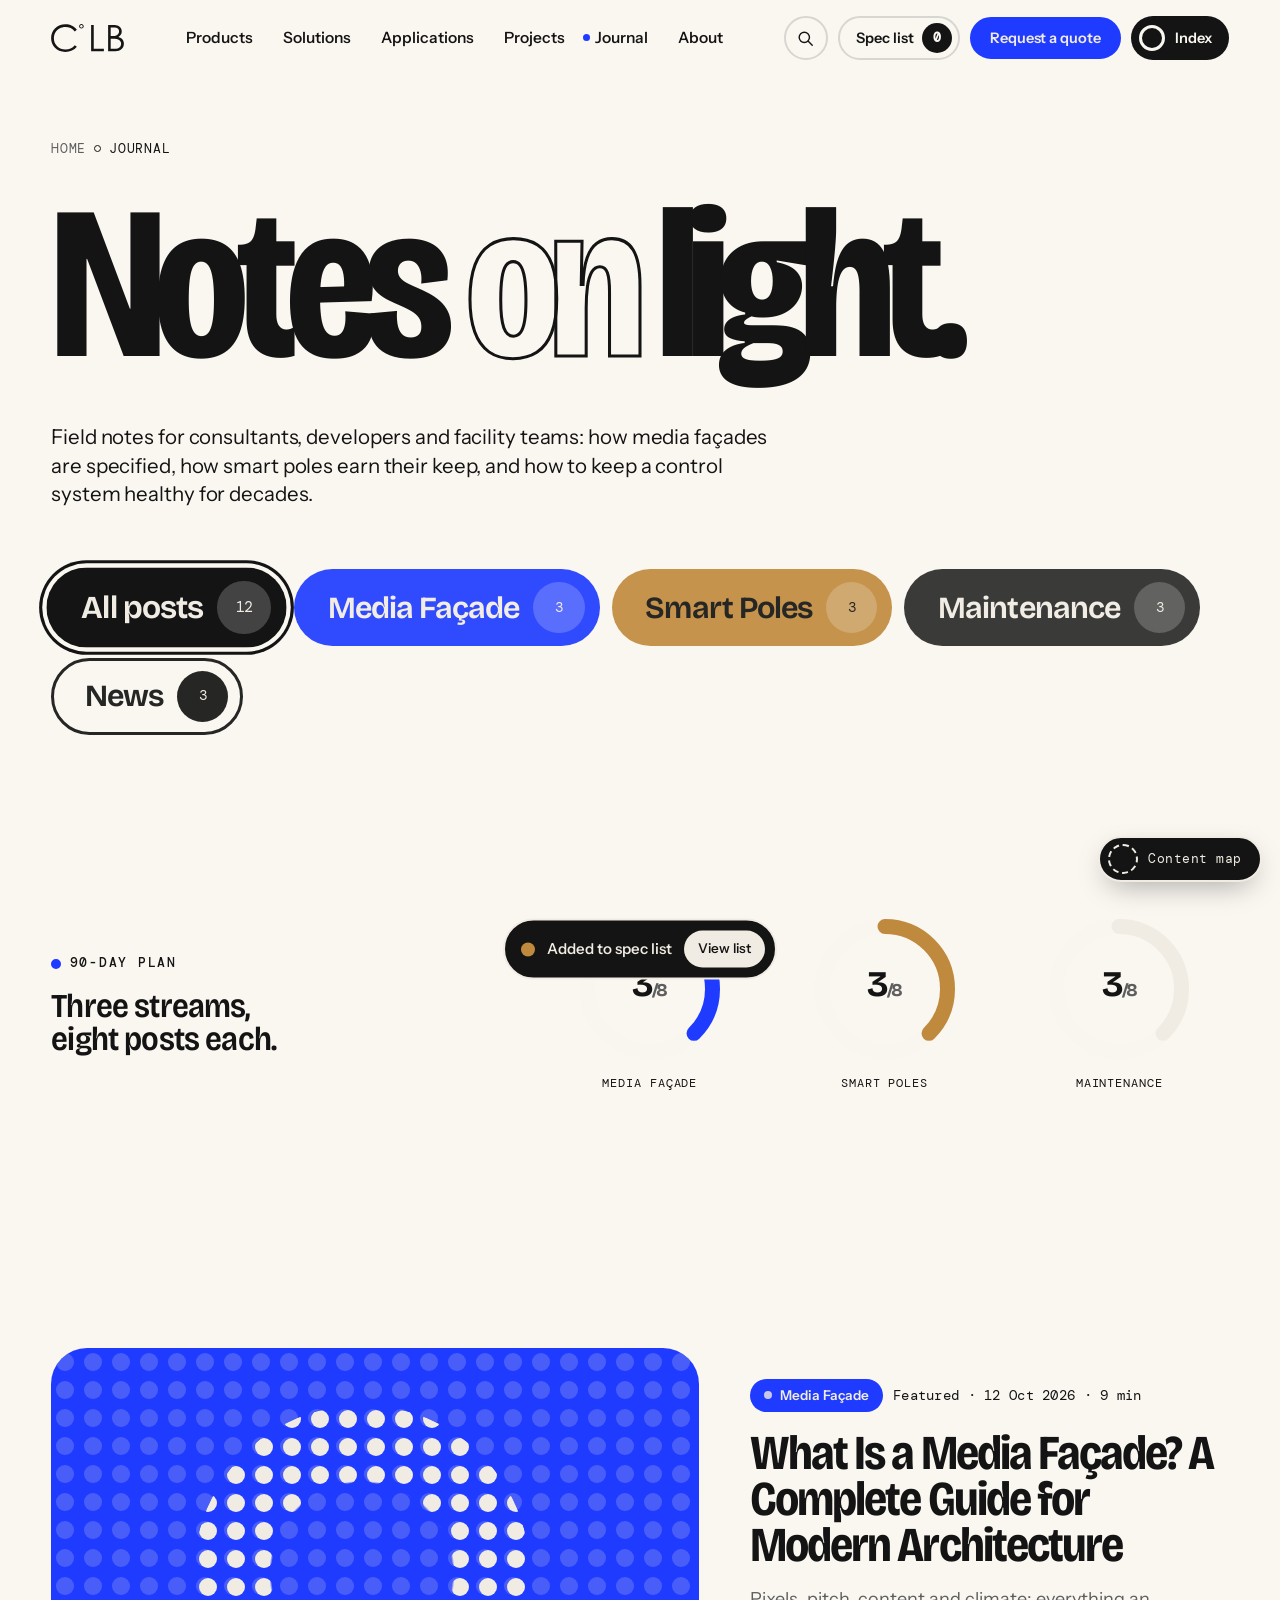
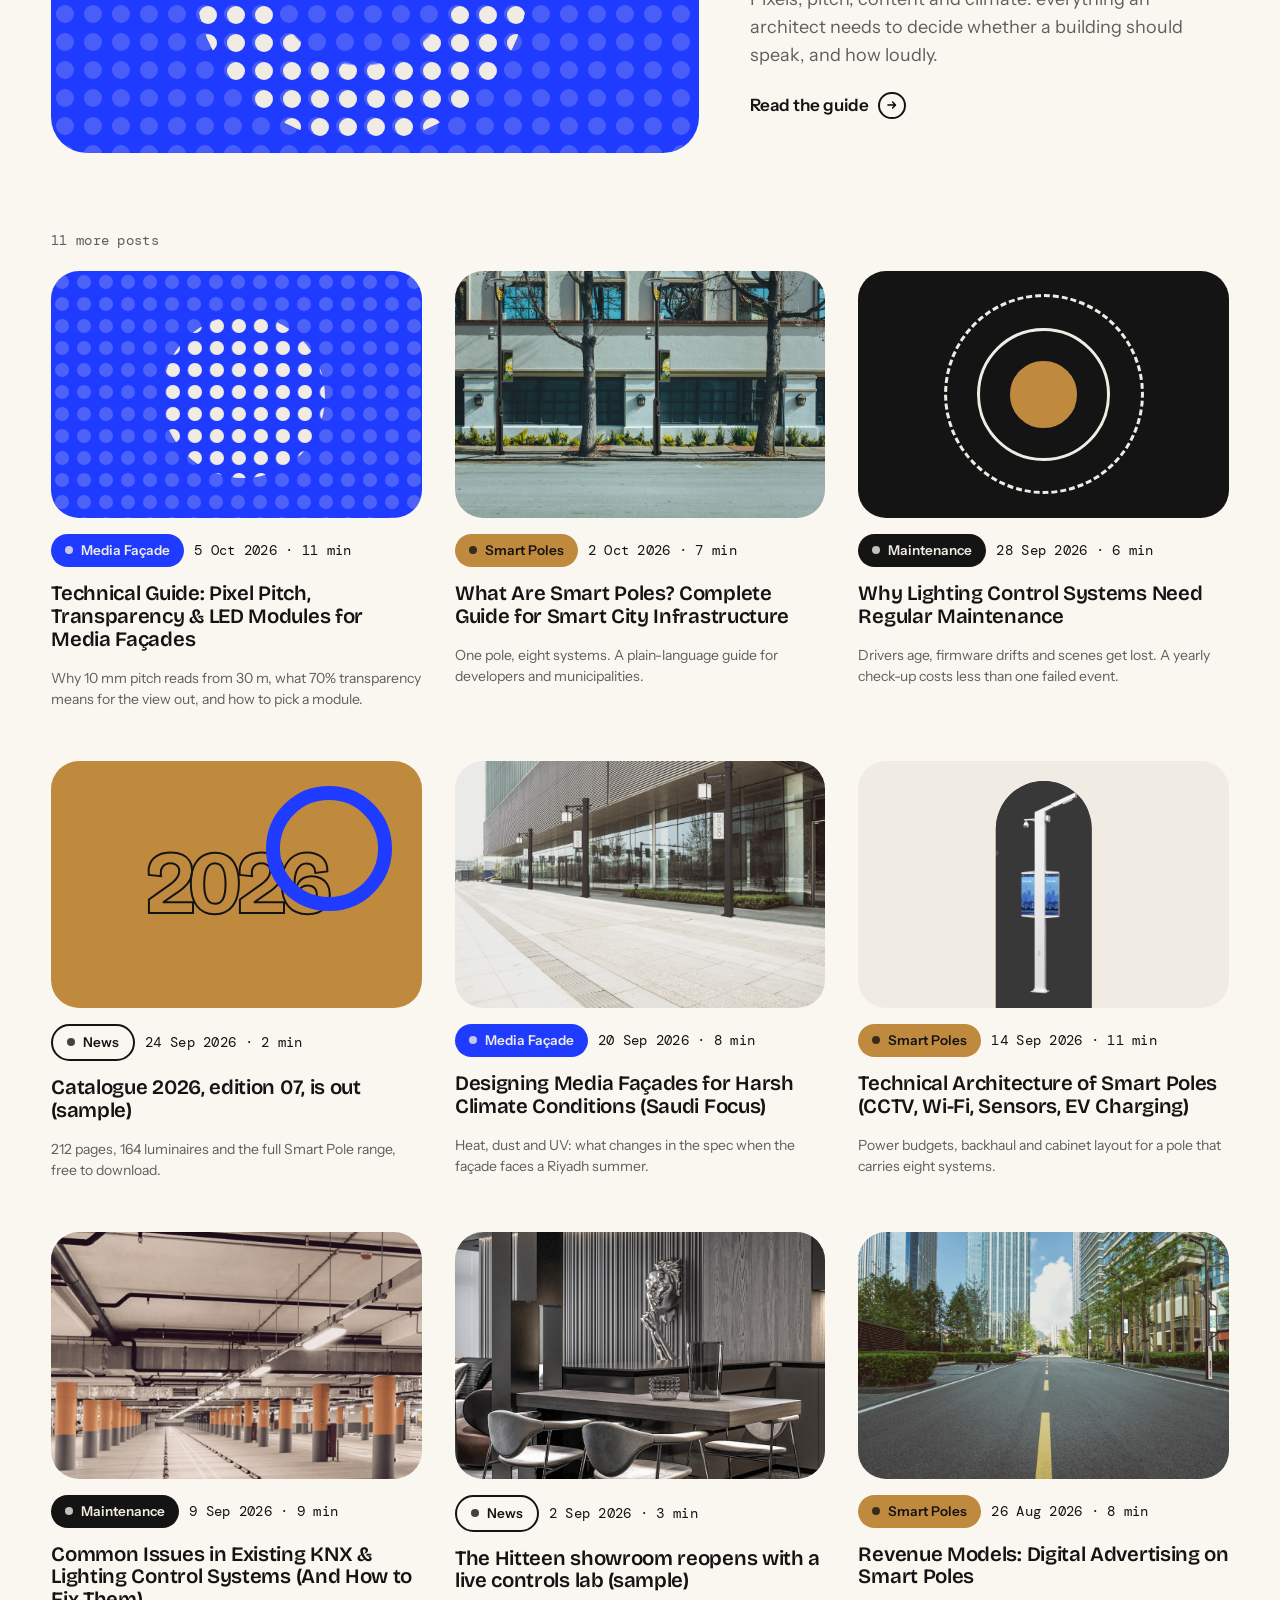
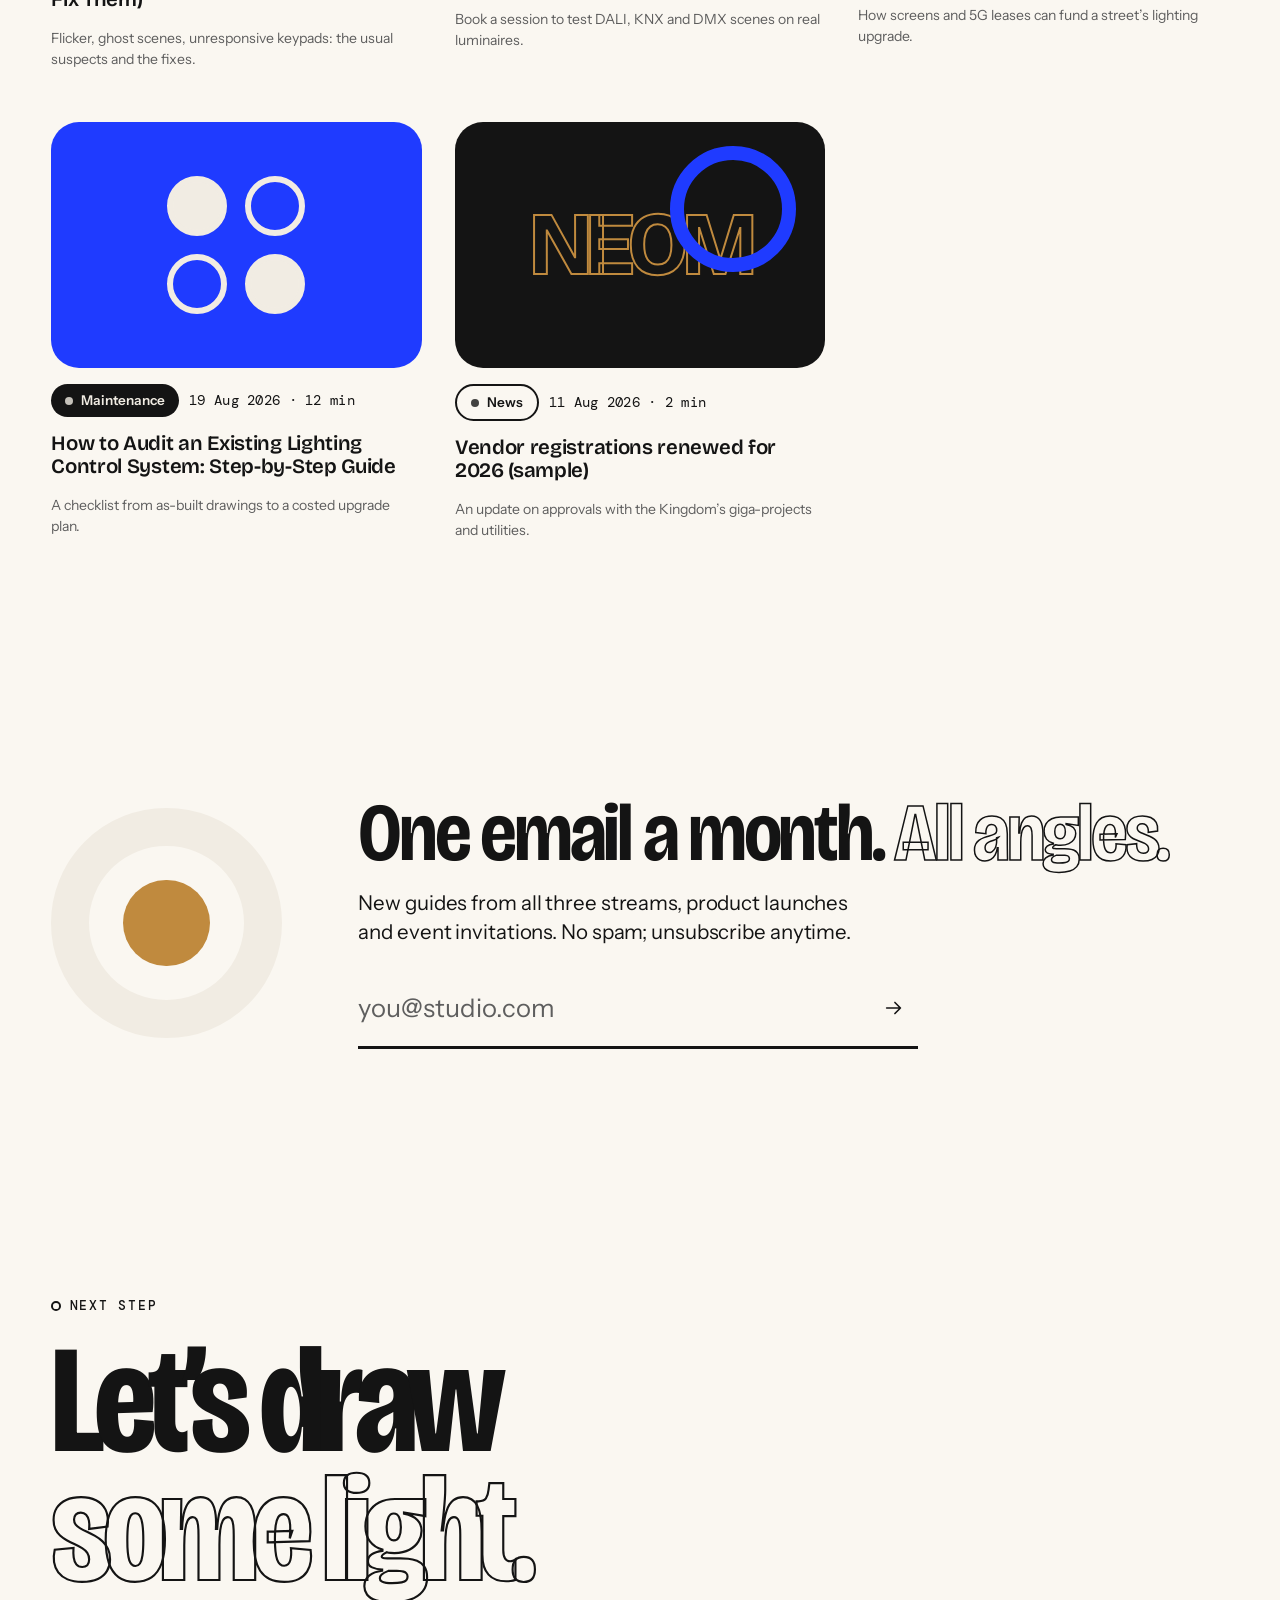
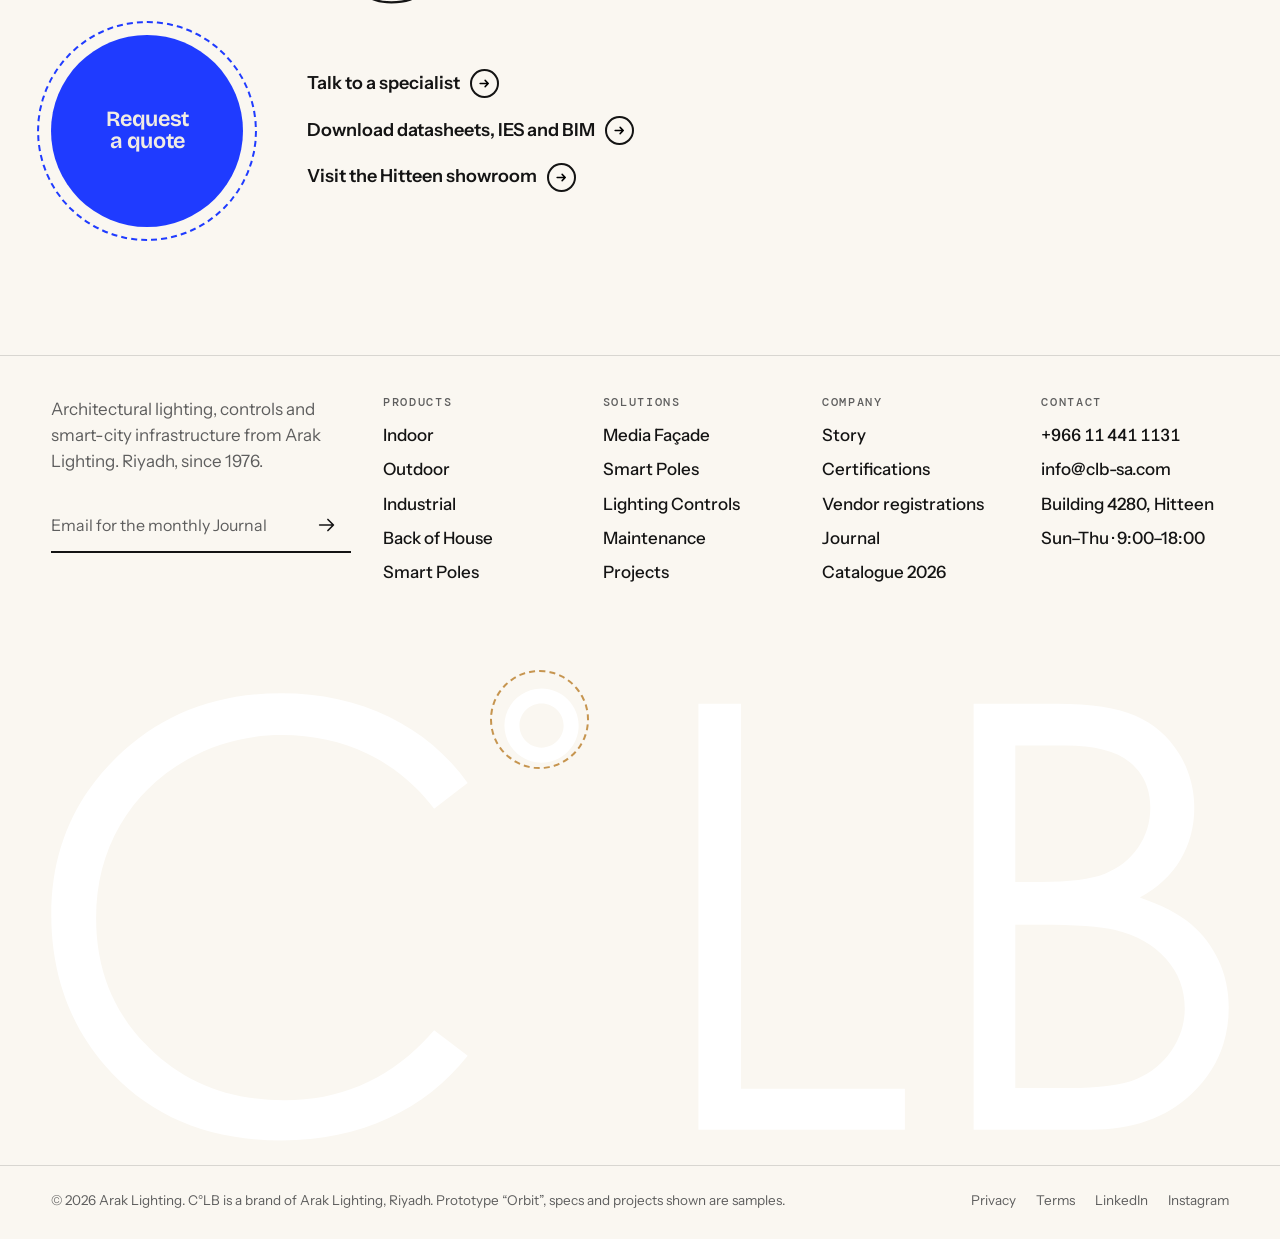
<file: journal.html>
<!doctype html>
<html lang="en" dir="ltr" class="no-js" data-field="bone">
<head>
<meta charset="utf-8">
<meta name="viewport" content="width=device-width, initial-scale=1">
<title>Journal · C°LB</title>
<meta name="description" content="The C°LB Journal: guides on media façades, smart poles and the maintenance of lighting control systems.">
<meta name="theme-color" content="#F1ECE3">
<link rel="icon" href="data:image/svg+xml,%3Csvg xmlns='http://www.w3.org/2000/svg' viewBox='0 0 32 32'%3E%3Ccircle cx='16' cy='16' r='11' fill='none' stroke='%231F3BFF' stroke-width='6'/%3E%3C/svg%3E">
<link rel="preconnect" href="https://fonts.googleapis.com">
<link rel="preconnect" href="https://fonts.gstatic.com" crossorigin>
<link href="https://fonts.googleapis.com/css2?family=Bricolage+Grotesque:opsz,wdth,wght@12..96,75..100,200..800&family=Instrument+Sans:wdth,wght@75..100,400..700&family=DM+Mono:wght@400;500&display=swap" rel="stylesheet">
<link rel="stylesheet" href="assets/style.css?v=20261018276">
<script>
/* Orbit boot: js flag, reduced motion, and the closing half of the iris page transition (pure CSS animation, so it fails open). */
(function (d) {
  var h = d.documentElement; h.classList.remove('no-js'); h.classList.add('js');
  try {
    var rm = window.matchMedia && matchMedia('(prefers-reduced-motion: reduce)').matches;
    if (rm) h.classList.add('rm');
    var s = sessionStorage.getItem('orbit-iris');
    if (s) {
      sessionStorage.removeItem('orbit-iris');
      var p = JSON.parse(s);
      if (!rm && Date.now() - p.t < 4000) {
        h.style.setProperty('--ix', p.x + '%'); h.style.setProperty('--iy', p.y + '%');
        h.classList.add('iris-in');
      }
    }
  } catch (e) {}
})(document);
</script>
</head>
<body class="page-journal">
<a class="skip" href="#main">Skip to content</a>
<header class="hdr" data-content="NAVIGATION: final sitemap labels (max 12 characters each), phone number for the Index menu, 5 product-group names with live counts, search index of products and Journal posts">
  <a class="hdr__brand" href="index.html" aria-label="C°LB home">
    <img class="logo logo--d" src="shared/brand/clb-logo-black.svg" alt="" width="73" height="28">
    <img class="logo logo--l" src="shared/brand/clb-logo-white.svg" alt="" width="73" height="28">
  </a>
  <nav class="hdr__nav" aria-label="Main">
    <ul><li><a href="products.html">Products</a></li><li><a href="solutions.html">Solutions</a></li><li><a href="projects.html#applications">Applications</a></li><li><a href="projects.html">Projects</a></li><li><a href="journal.html" aria-current="page">Journal</a></li><li><a href="about.html">About</a></li></ul>
  </nav>
  <div class="hdr__tools">
    <button class="hdr__icon" type="button" data-search-open aria-label="Search products, projects and the Journal"><svg class="ico" aria-hidden="true"><use href="#i-search"/></svg></button>
    <a class="hdr__spec" href="contact.html#quote"><span class="hdr__spec-l">Spec list</span><span class="count" data-spec-count>0</span></a>
    <a class="btn btn--accent btn--sm hdr__quote" data-magnetic href="contact.html#quote"><span>Request a quote</span></a>
    <button class="hdr__menu" type="button" aria-expanded="false" aria-controls="index-menu" data-menu-btn><span class="hdr__menu-ring" aria-hidden="true"></span><span class="hdr__menu-l">Index</span></button>
  </div>
</header>

<div class="menu" id="index-menu" role="dialog" aria-modal="true" aria-label="Site index" hidden>
  <div class="menu__inner">
    <nav class="menu__main" aria-label="Site index">
      <ol>
        <li><a href="index.html"><i>00</i>Home</a></li>
        <li><a href="products.html"><i>01</i>Products</a></li>
        <li><a href="solutions.html"><i>02</i>Solutions</a></li>
        <li><a href="projects.html#applications"><i>03</i>Applications</a></li>
        <li><a href="projects.html"><i>04</i>Projects</a></li>
        <li><a href="journal.html"><i>05</i>Journal</a></li>
        <li><a href="about.html"><i>06</i>About</a></li>
        <li><a href="contact.html"><i>07</i>Contact</a></li>
      </ol>
    </nav>
    <div class="menu__side">
      <div class="menu__block">
        <h2 class="eyebrow">Product world</h2>
        <ul class="menu__groups">
          <li><a href="products.html#indoor">Indoor <span>85</span></a></li>
          <li><a href="products.html#outdoor">Outdoor <span>64</span></a></li>
          <li><a href="products.html#industrial">Industrial <span>4</span></a></li>
          <li><a href="products.html#back-of-house">Back of House <span>11</span></a></li>
          <li><a href="solutions.html#range">Smart Poles <span>20</span></a></li>
        </ul>
      </div>
      <div class="menu__block">
        <h2 class="eyebrow">Resources</h2>
        <ul class="menu__plain">
          <li><a href="index.html#resources">Catalogue 2026 (PDF)</a></li>
          <li><a href="product.html#downloads">Datasheets, IES and BIM</a></li>
          <li><a href="about.html#quality">Certifications</a></li>
        </ul>
      </div>
      <div class="menu__block menu__contact">
        <a class="num" href="tel:+966114411131">+966 11 441 1131</a>
        <a href="mailto:info@clb-sa.com">info@clb-sa.com</a>
        <p>Building 4280, Northern Ring Branch Rd, Hitteen, Riyadh</p>
      </div>
    </div>
    <button class="menu__close" type="button" data-menu-close aria-label="Close index"><svg class="ico" aria-hidden="true"><use href="#i-close"/></svg></button>
  </div>
</div>

<main id="main">

<section class="jhero field field--paper" data-field="paper" data-content="PAGE INTRO: journal name + 30-word editorial promise; per stream a 25-word description and colour">
  <div class="wrap">
    <nav class="crumbs" aria-label="Breadcrumb"><ol><li><a href="index.html">Home</a></li><li aria-current="page">Journal</li></ol></nav>
    <h1 class="phero__h mega"><span data-kin>Notes</span> <span class="outline" data-kin>on</span> <span data-kin>light.</span></h1>
    <p class="lede lede--wide">Field notes for consultants, developers and facility teams: how media façades are specified, how smart poles earn their keep, and how to keep a control system healthy for decades.</p>
    <div class="streams" role="group" aria-label="Filter by stream">
      <button class="stream stream--all" type="button" data-stream="" aria-pressed="true"><span>All posts</span><i>12</i></button>
      <button class="stream stream--cobalt" type="button" data-stream="media-facade" aria-pressed="false"><span>Media Façade</span><i>3</i></button>
      <button class="stream stream--brass" type="button" data-stream="smart-poles" aria-pressed="false"><span>Smart Poles</span><i>3</i></button>
      <button class="stream stream--ink" type="button" data-stream="maintenance" aria-pressed="false"><span>Maintenance</span><i>3</i></button>
      <button class="stream stream--line" type="button" data-stream="news" aria-pressed="false"><span>News</span><i>3</i></button>
    </div>
  </div>
</section>

<section class="cal field field--ink section--tight" data-field="ink" data-content="EDITORIAL CALENDAR: 8 posts per stream over 90 days (titles + publish dates); progress rings update automatically from the CMS">
  <div class="wrap cal__grid">
    <div><p class="eyebrow eyebrow--dot">90-day plan</p><h2 class="h3 cal__h">Three streams, eight posts each.</h2></div>
    <ul class="cal__rings">
      <li><svg viewBox="0 0 120 120" aria-hidden="true"><circle cx="60" cy="60" r="50" class="cr-bg"/><circle cx="60" cy="60" r="50" class="cr-fg" style="--p:.375;--c:var(--cobalt)"/></svg><b>3<small>/8</small></b><span>Media Façade</span></li>
      <li><svg viewBox="0 0 120 120" aria-hidden="true"><circle cx="60" cy="60" r="50" class="cr-bg"/><circle cx="60" cy="60" r="50" class="cr-fg" style="--p:.375;--c:var(--brass)"/></svg><b>3<small>/8</small></b><span>Smart Poles</span></li>
      <li><svg viewBox="0 0 120 120" aria-hidden="true"><circle cx="60" cy="60" r="50" class="cr-bg"/><circle cx="60" cy="60" r="50" class="cr-fg" style="--p:.375;--c:var(--bone)"/></svg><b>3<small>/8</small></b><span>Maintenance</span></li>
    </ul>
  </div>
</section>

<section class="jlist field field--paper section" data-field="paper" data-journal data-content="POST CARD: 1 landscape image 3:2 ≥1600px (C°LB-owned or commissioned; geometric covers are placeholders), title ≤90 characters, 25-word excerpt, stream, publish date, reading time">
  <div class="wrap">
    <a class="feat" href="article.html" data-content="FEATURED POST: 1 landscape image 16:10 ≥2400px, headline ≤90 characters, 30-word standfirst; chosen weekly by the editor">
      <span class="feat__fig fx-cobalt" aria-hidden="true"><span class="feat__px"></span><span class="feat__ring"></span></span>
      <span class="feat__body">
        <span class="post__meta"><span class="pill pill--cobalt">Media Façade</span><span class="mono small">Featured · 12 Oct 2026 · 9 min</span></span>
        <span class="feat__t">What Is a Media Façade? A Complete Guide for Modern Architecture</span>
        <span class="feat__x">Pixels, pitch, content and climate: everything an architect needs to decide whether a building should speak, and how loudly.</span>
        <span class="link-arrow">Read the guide</span>
      </span>
    </a>
    <p class="mono small jlist__n"><span data-j-n>11</span> more posts</p>
    <ul class="posts posts--j">
      <li class="post" data-s="media-facade"><a href="article.html"><span class="post__fig post__fig--px fx-cobalt" aria-hidden="true"><span class="px-art"></span></span><span class="post__meta"><span class="pill pill--cobalt">Media Façade</span><span class="mono small">5 Oct 2026 · 11 min</span></span><span class="post__t h4">Technical Guide: Pixel Pitch, Transparency &amp; LED Modules for Media Façades</span><span class="post__x muted small">Why 10 mm pitch reads from 30 m, what 70% transparency means for the view out, and how to pick a module.</span></a></li>
      <li class="post" data-s="smart-poles"><a href="article.html"><span class="post__fig"><img src="shared/img/clb/brochure/pole-scene-02.jpg" alt="" width="2000" height="1333" loading="lazy"></span><span class="post__meta"><span class="pill pill--brass">Smart Poles</span><span class="mono small">2 Oct 2026 · 7 min</span></span><span class="post__t h4">What Are Smart Poles? Complete Guide for Smart City Infrastructure</span><span class="post__x muted small">One pole, eight systems. A plain-language guide for developers and municipalities.</span></a></li>
      <li class="post" data-s="maintenance"><a href="article.html"><span class="post__fig post__fig--rings fx-ink" aria-hidden="true"><span class="rings-art"><i></i><i></i><i></i></span></span><span class="post__meta"><span class="pill pill--ink">Maintenance</span><span class="mono small">28 Sep 2026 · 6 min</span></span><span class="post__t h4">Why Lighting Control Systems Need Regular Maintenance</span><span class="post__x muted small">Drivers age, firmware drifts and scenes get lost. A yearly check-up costs less than one failed event.</span></a></li>
      <li class="post" data-s="news"><a href="article.html"><span class="post__fig post__fig--news fx-brass" aria-hidden="true"><span class="news-art"><b>2026</b></span></span><span class="post__meta"><span class="pill pill--line">News</span><span class="mono small">24 Sep 2026 · 2 min</span></span><span class="post__t h4">Catalogue 2026, edition 07, is out (sample)</span><span class="post__x muted small">212 pages, 164 luminaires and the full Smart Pole range, free to download.</span></a></li>
      <li class="post" data-s="media-facade"><a href="article.html"><span class="post__fig"><img src="shared/img/clb/brochure/pole-scene-04.jpg" alt="" width="2000" height="1333" loading="lazy"></span><span class="post__meta"><span class="pill pill--cobalt">Media Façade</span><span class="mono small">20 Sep 2026 · 8 min</span></span><span class="post__t h4">Designing Media Façades for Harsh Climate Conditions (Saudi Focus)</span><span class="post__x muted small">Heat, dust and UV: what changes in the spec when the façade faces a Riyadh summer.</span></a></li>
      <li class="post" data-s="smart-poles"><a href="article.html"><span class="post__fig post__fig--pole fx-bone" aria-hidden="true"><span class="pole-crop"><img src="shared/img/poles/nexus.jpg" alt="" width="989" height="1400" loading="lazy"></span></span><span class="post__meta"><span class="pill pill--brass">Smart Poles</span><span class="mono small">14 Sep 2026 · 11 min</span></span><span class="post__t h4">Technical Architecture of Smart Poles (CCTV, Wi-Fi, Sensors, EV Charging)</span><span class="post__x muted small">Power budgets, backhaul and cabinet layout for a pole that carries eight systems.</span></a></li>
      <li class="post" data-s="maintenance"><a href="article.html"><span class="post__fig"><img src="shared/img/clb/site/collection-boh.jpg" alt="" width="1012" height="1800" loading="lazy"></span><span class="post__meta"><span class="pill pill--ink">Maintenance</span><span class="mono small">9 Sep 2026 · 9 min</span></span><span class="post__t h4">Common Issues in Existing KNX &amp; Lighting Control Systems (And How to Fix Them)</span><span class="post__x muted small">Flicker, ghost scenes, unresponsive keypads: the usual suspects and the fixes.</span></a></li>
      <li class="post" data-s="news"><a href="article.html"><span class="post__fig"><img src="shared/img/clb/site/clb-about.jpg" alt="" width="1877" height="2346" loading="lazy"></span><span class="post__meta"><span class="pill pill--line">News</span><span class="mono small">2 Sep 2026 · 3 min</span></span><span class="post__t h4">The Hitteen showroom reopens with a live controls lab (sample)</span><span class="post__x muted small">Book a session to test DALI, KNX and DMX scenes on real luminaires.</span></a></li>
      <li class="post" data-s="smart-poles"><a href="article.html"><span class="post__fig"><img src="shared/img/clb/brochure/pole-scene-07.jpg" alt="" width="2000" height="1333" loading="lazy"></span><span class="post__meta"><span class="pill pill--brass">Smart Poles</span><span class="mono small">26 Aug 2026 · 8 min</span></span><span class="post__t h4">Revenue Models: Digital Advertising on Smart Poles</span><span class="post__x muted small">How screens and 5G leases can fund a street’s lighting upgrade.</span></a></li>
      <li class="post" data-s="maintenance"><a href="article.html"><span class="post__fig post__fig--audit fx-cobalt" aria-hidden="true"><span class="audit-art"><i></i><i></i><i></i><i></i></span></span><span class="post__meta"><span class="pill pill--ink">Maintenance</span><span class="mono small">19 Aug 2026 · 12 min</span></span><span class="post__t h4">How to Audit an Existing Lighting Control System: Step-by-Step Guide</span><span class="post__x muted small">A checklist from as-built drawings to a costed upgrade plan.</span></a></li>
      <li class="post" data-s="news"><a href="article.html"><span class="post__fig post__fig--news fx-ink" aria-hidden="true"><span class="news-art news-art--v"><b>NEOM</b></span></span><span class="post__meta"><span class="pill pill--line">News</span><span class="mono small">11 Aug 2026 · 2 min</span></span><span class="post__t h4">Vendor registrations renewed for 2026 (sample)</span><span class="post__x muted small">An update on approvals with the Kingdom’s giga-projects and utilities.</span></a></li>
    </ul>
  </div>
</section>

<section class="nlb field field--cobalt section--tight" data-field="cobalt" data-content="NEWSLETTER: sign-up promise ≤20 words, sending frequency, privacy line; connect to newsletter provider">
  <div class="wrap nlb__grid">
    <span class="nlb__ring" aria-hidden="true"></span>
    <div>
      <h2 class="h2">One email a month. <span class="outline">All angles.</span></h2>
      <p class="lede">New guides from all three streams, product launches and event invitations. No spam; unsubscribe anytime.</p>
      <form class="nl nl--big" data-newsletter novalidate aria-label="Journal newsletter"><label class="sr-only" for="nl2">Email address</label><input id="nl2" type="email" required placeholder="you@studio.com" autocomplete="email"><button type="submit" aria-label="Subscribe"><svg class="ico" aria-hidden="true"><use href="#i-arrow"/></svg></button></form>
    </div>
  </div>
</section>

</main>

<footer class="ftr field field--ink" data-field="ink" data-content="FOOTER: legal entity name and CR number, social links (LinkedIn, Instagram), newsletter provider, privacy and terms pages, response-time promise for the CTA">
  <div class="ftr__cta wrap">
    <p class="eyebrow">Next step</p>
    <h2 class="ftr__h"><span>Let’s draw</span> <span class="outline">some light.</span></h2>
    <div class="ftr__actions">
      <a class="btn-orb" data-magnetic href="contact.html#quote"><span class="btn-orb__ring" aria-hidden="true"></span><span class="btn-orb__l">Request<br>a quote</span></a>
      <div class="ftr__lines">
        <a class="link-arrow" href="contact.html#spec">Talk to a specialist</a>
        <a class="link-arrow" href="product.html#downloads">Download datasheets, IES and BIM</a>
        <a class="link-arrow" href="contact.html#showroom">Visit the Hitteen showroom</a>
      </div>
    </div>
  </div>
  <div class="ftr__grid wrap">
    <div class="ftr__brand">
      <p>Architectural lighting, controls and smart-city infrastructure from Arak Lighting. Riyadh, since 1976.</p>
      <form class="nl" data-newsletter novalidate aria-label="Journal newsletter">
        <label class="sr-only" for="nl-email">Email address</label>
        <input id="nl-email" type="email" required placeholder="Email for the monthly Journal" autocomplete="email">
        <button type="submit" aria-label="Subscribe"><svg class="ico" aria-hidden="true"><use href="#i-arrow"/></svg></button>
      </form>
    </div>
    <div class="ftr__col">
      <h2>Products</h2>
      <ul><li><a href="products.html#indoor">Indoor</a></li><li><a href="products.html#outdoor">Outdoor</a></li><li><a href="products.html#industrial">Industrial</a></li><li><a href="products.html#back-of-house">Back of House</a></li><li><a href="solutions.html#range">Smart Poles</a></li></ul>
    </div>
    <div class="ftr__col">
      <h2>Solutions</h2>
      <ul><li><a href="journal.html#media-facade">Media Façade</a></li><li><a href="solutions.html">Smart Poles</a></li><li><a href="index.html#solutions">Lighting Controls</a></li><li><a href="journal.html#maintenance">Maintenance</a></li><li><a href="projects.html">Projects</a></li></ul>
    </div>
    <div class="ftr__col">
      <h2>Company</h2>
      <ul><li><a href="about.html">Story</a></li><li><a href="about.html#quality">Certifications</a></li><li><a href="about.html#vendors">Vendor registrations</a></li><li><a href="journal.html">Journal</a></li><li><a href="index.html#resources">Catalogue 2026</a></li></ul>
    </div>
    <div class="ftr__col">
      <h2>Contact</h2>
      <ul>
        <li><a class="num" href="tel:+966114411131">+966 11 441 1131</a></li>
        <li><a href="mailto:info@clb-sa.com">info@clb-sa.com</a></li>
        <li><a href="contact.html#showroom">Building 4280, Hitteen</a></li>
        <li><a href="contact.html#showroom">Sun–Thu · 9:00–18:00</a></li>
      </ul>
    </div>
  </div>
  <div class="ftr__mark wrap" aria-hidden="true">
    <img src="shared/brand/clb-logo-white.svg" alt="" width="624" height="240" loading="lazy">
    <span class="ftr__orbit"></span>
  </div>
  <div class="ftr__legal wrap">
    <span>© 2026 Arak Lighting. C°LB is a brand of Arak Lighting, Riyadh. Prototype “Orbit”, specs and projects shown are samples.</span>
    <ul><li><a href="#">Privacy</a></li><li><a href="#">Terms</a></li><li><a href="#" aria-label="C°LB on LinkedIn">LinkedIn</a></li><li><a href="#" aria-label="C°LB on Instagram">Instagram</a></li></ul>
  </div>
</footer>

<button type="button" class="cm-fab" aria-pressed="false" title="Outline every content slot Marketing must supply"><span class="cm-fab__dot" aria-hidden="true"></span><span class="cm-fab__l">Content map</span><span class="cm-fab__n"></span></button>
<p class="cm-banner" role="status"><span><b>Content map is on.</b> Every dashed outline is a content slot. The blue tag says what Marketing must supply, and in which format.</span></p>
<div class="toast" role="status" aria-live="polite"><span class="toast__dot" aria-hidden="true"></span><span data-toast-msg>Added to spec list</span><a href="contact.html#quote">View list</a></div>

<div class="search" id="search" role="dialog" aria-modal="true" aria-label="Search" hidden>
  <div class="search__inner wrap">
    <label class="sr-only" for="search-q">Search</label>
    <input id="search-q" class="search__q" type="search" placeholder="Search 164 luminaires, poles, guides…" autocomplete="off">
    <p class="search__hint">Try “spot”, “IP67”, “bollard”, “KNX”.</p>
    <ul class="search__res" data-search-results></ul>
    <button class="search__close" type="button" data-search-close aria-label="Close search"><svg class="ico" aria-hidden="true"><use href="#i-close"/></svg></button>
  </div>
</div>

<div class="cursor" aria-hidden="true"><span class="cursor__ring"></span><span class="cursor__label"></span></div>
<div class="pool" aria-hidden="true"></div>

<svg width="0" height="0" style="position:absolute" aria-hidden="true" focusable="false">
<symbol id="i-search" viewBox="0 0 24 24"><circle cx="10.5" cy="10.5" r="6.5" fill="none" stroke="currentColor" stroke-width="1.8"/><path d="m15.5 15.5 5 5" stroke="currentColor" stroke-width="1.8" stroke-linecap="round"/></symbol>
<symbol id="i-close" viewBox="0 0 24 24"><path d="M6 6l12 12M18 6 6 18" stroke="currentColor" stroke-width="1.8" stroke-linecap="round"/></symbol>
<symbol id="i-arrow" viewBox="0 0 24 24"><path d="M4 12h15m-6-6 6 6-6 6" fill="none" stroke="currentColor" stroke-width="1.8" stroke-linecap="round" stroke-linejoin="round"/></symbol>
<symbol id="i-plus" viewBox="0 0 24 24"><path d="M12 5v14M5 12h14" stroke="currentColor" stroke-width="1.8" stroke-linecap="round"/></symbol>
<symbol id="i-check" viewBox="0 0 24 24"><path d="m5 12.5 4.5 4.5L19 7.5" fill="none" stroke="currentColor" stroke-width="2" stroke-linecap="round" stroke-linejoin="round"/></symbol>
<symbol id="i-download" viewBox="0 0 24 24"><path d="M12 4v11m0 0 4.5-4.5M12 15l-4.5-4.5M5 19.5h14" fill="none" stroke="currentColor" stroke-width="1.8" stroke-linecap="round" stroke-linejoin="round"/></symbol>
<symbol id="i-prev" viewBox="0 0 24 24"><path d="M20 12H5m6-6-6 6 6 6" fill="none" stroke="currentColor" stroke-width="1.8" stroke-linecap="round" stroke-linejoin="round"/></symbol>
<symbol id="i-light" viewBox="0 0 32 32"><circle cx="16" cy="10" r="5" fill="none" stroke="currentColor" stroke-width="2"/><path d="M10 28l6-13 6 13z" fill="currentColor" opacity=".35"/></symbol>
<symbol id="i-5g" viewBox="0 0 32 32"><path d="M8 22a11 11 0 0 1 0-12M24 10a11 11 0 0 1 0 12M12 19a5.5 5.5 0 0 1 0-6M20 13a5.5 5.5 0 0 1 0 6" fill="none" stroke="currentColor" stroke-width="2" stroke-linecap="round"/><circle cx="16" cy="16" r="2" fill="currentColor"/></symbol>
<symbol id="i-cctv" viewBox="0 0 32 32"><path d="M5 11l17-5 3 9-17 5z" fill="none" stroke="currentColor" stroke-width="2" stroke-linejoin="round"/><path d="M14 18l2 6h7" fill="none" stroke="currentColor" stroke-width="2" stroke-linecap="round"/><circle cx="21" cy="11" r="1.6" fill="currentColor"/></symbol>
<symbol id="i-sensor" viewBox="0 0 32 32"><circle cx="16" cy="16" r="3" fill="currentColor"/><circle cx="16" cy="16" r="8" fill="none" stroke="currentColor" stroke-width="2" stroke-dasharray="3 3"/><circle cx="16" cy="16" r="13" fill="none" stroke="currentColor" stroke-width="2" opacity=".5"/></symbol>
<symbol id="i-screen" viewBox="0 0 32 32"><rect x="7" y="4" width="18" height="22" rx="2" fill="none" stroke="currentColor" stroke-width="2"/><path d="M11 10h10M11 15h10M11 20h6" stroke="currentColor" stroke-width="2" stroke-linecap="round"/></symbol>
<symbol id="i-ev" viewBox="0 0 32 32"><rect x="7" y="5" width="13" height="23" rx="2" fill="none" stroke="currentColor" stroke-width="2"/><path d="M14.5 10l-3 6h4l-2 6" fill="none" stroke="currentColor" stroke-width="2" stroke-linejoin="round"/><path d="M20 12h3a2 2 0 0 1 2 2v7a2 2 0 0 0 4 0v-9l-3-3" fill="none" stroke="currentColor" stroke-width="2" stroke-linecap="round"/></symbol>
<symbol id="i-sos" viewBox="0 0 32 32"><circle cx="16" cy="16" r="11" fill="none" stroke="currentColor" stroke-width="2"/><path d="M16 9v9" stroke="currentColor" stroke-width="2.4" stroke-linecap="round"/><circle cx="16" cy="22.5" r="1.6" fill="currentColor"/></symbol>
<symbol id="i-wifi" viewBox="0 0 32 32"><path d="M4 12a17 17 0 0 1 24 0M8 16.5a11 11 0 0 1 16 0M12 21a5 5 0 0 1 8 0" fill="none" stroke="currentColor" stroke-width="2" stroke-linecap="round"/><circle cx="16" cy="25" r="2" fill="currentColor"/></symbol>
</svg>

<script src="assets/main.js?v=20261018276" defer></script>
<script src="assets/orbit.js?v=20261018276" defer></script>
</body>
</html>
</file>
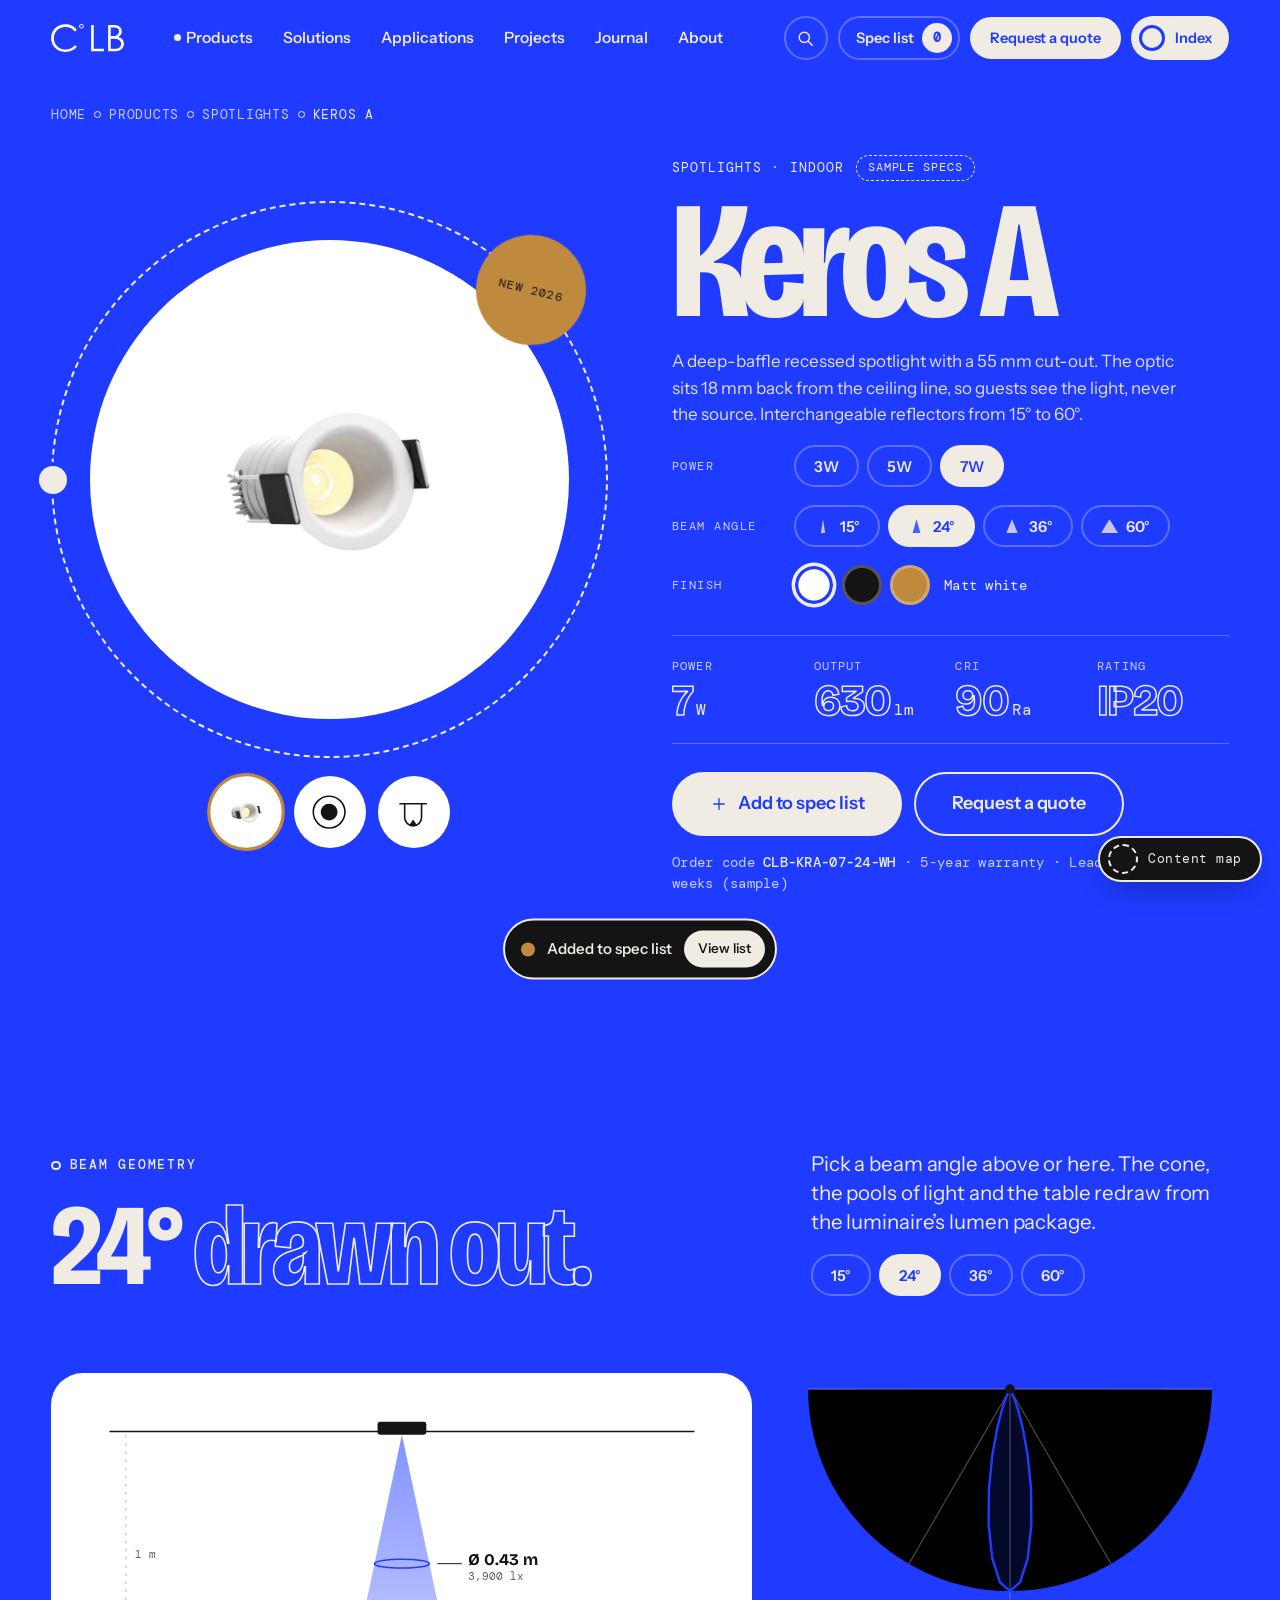
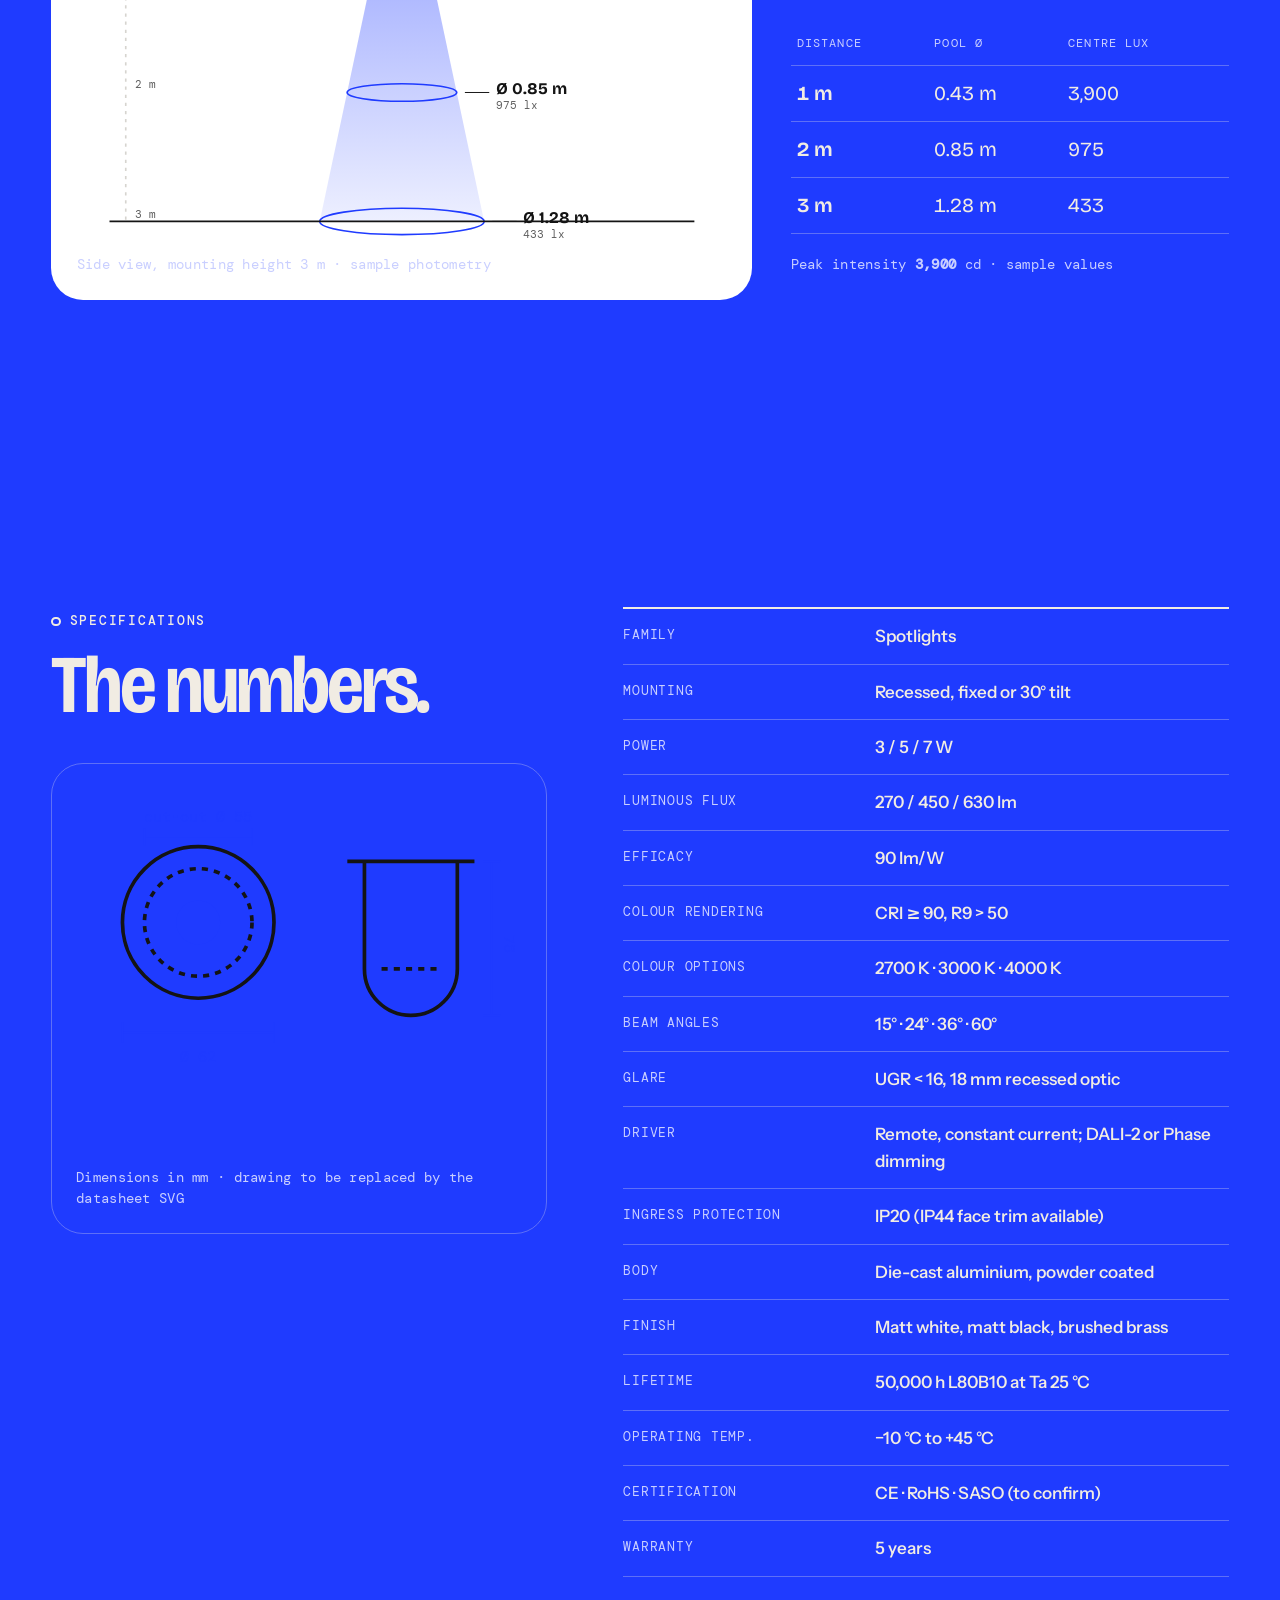
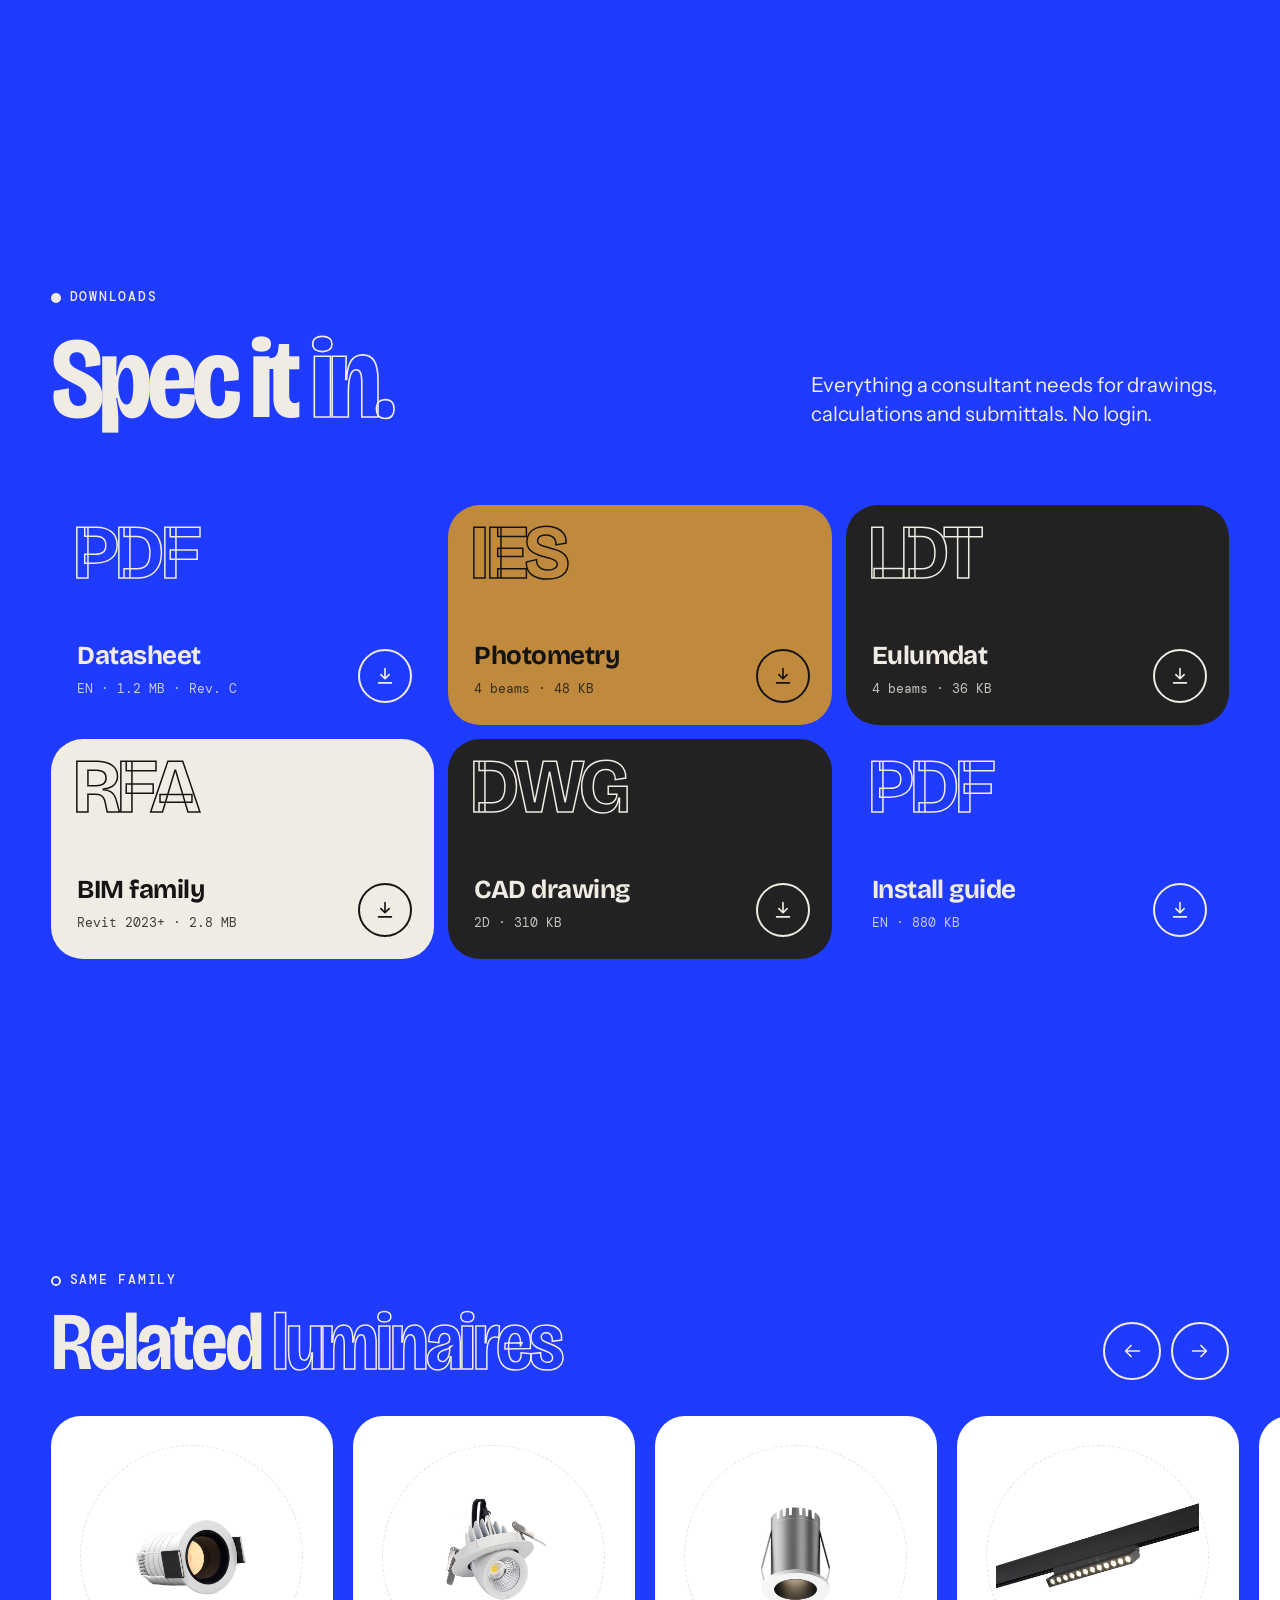
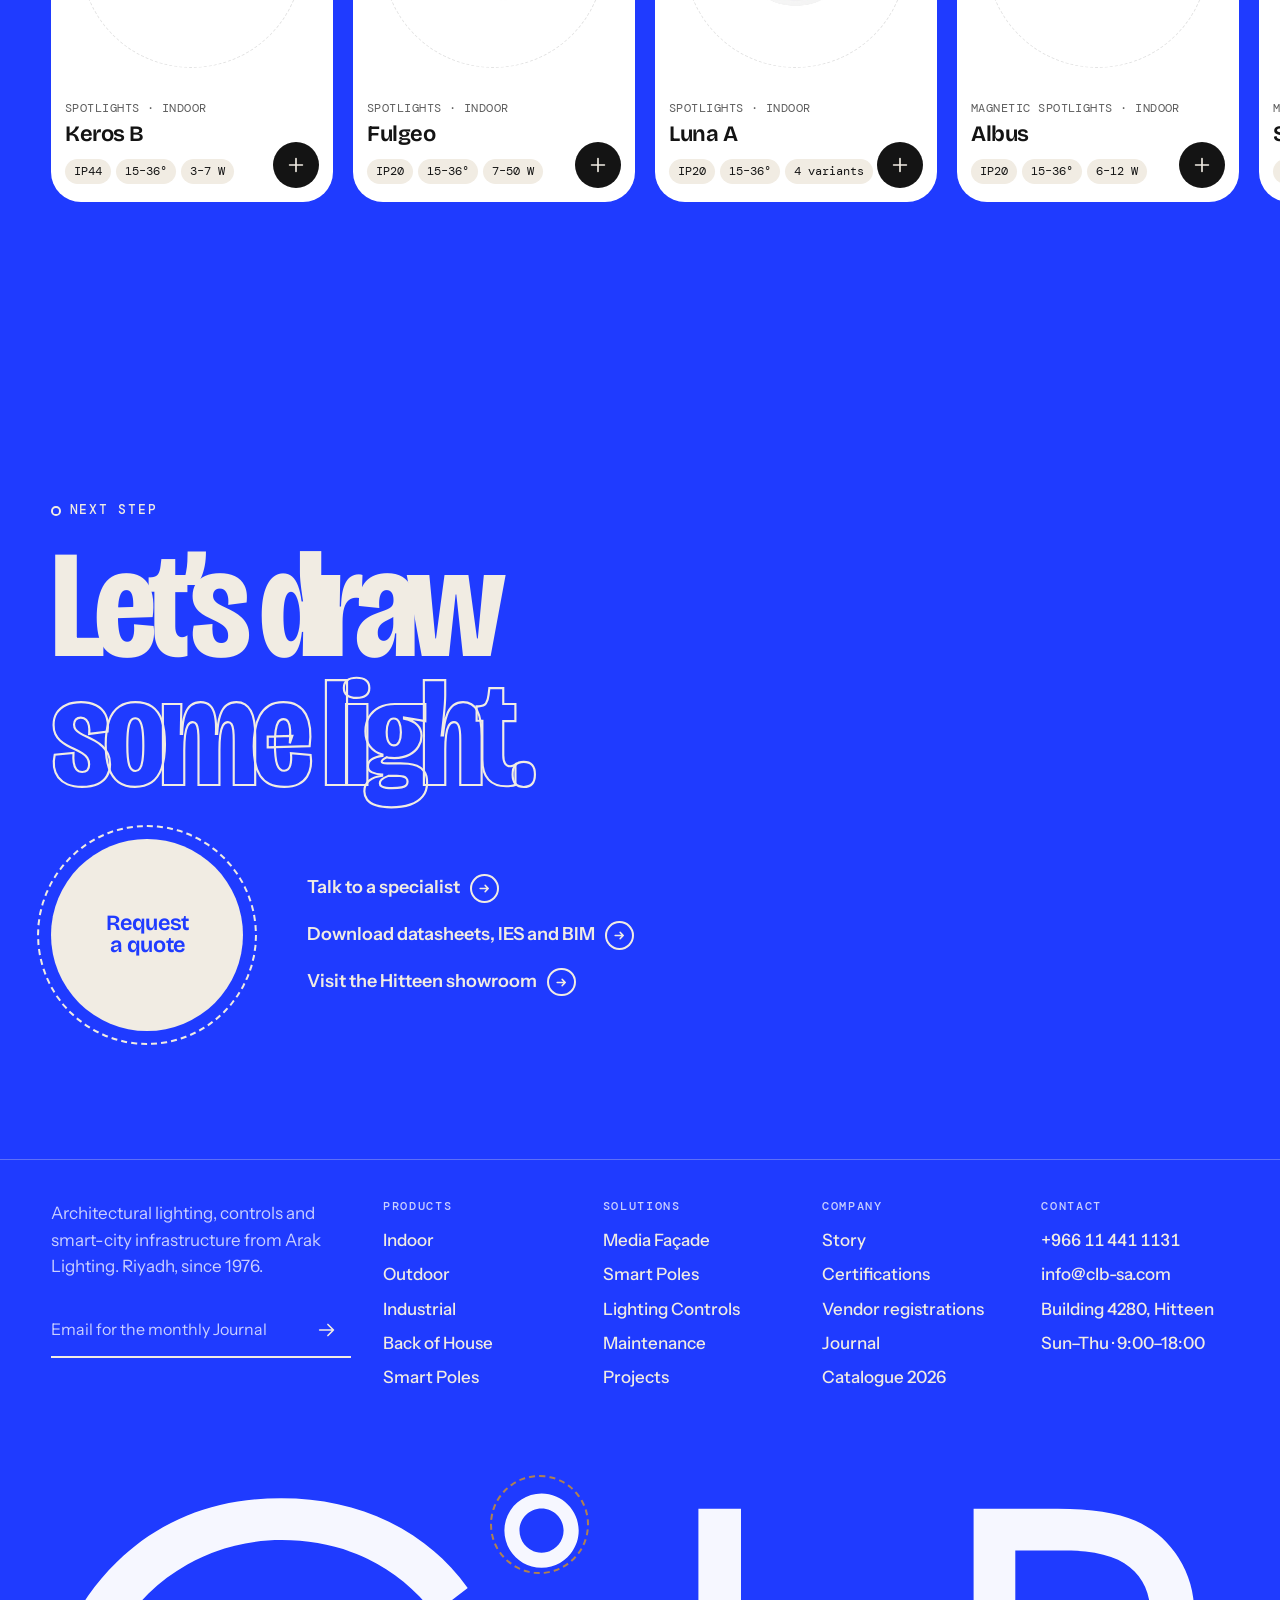
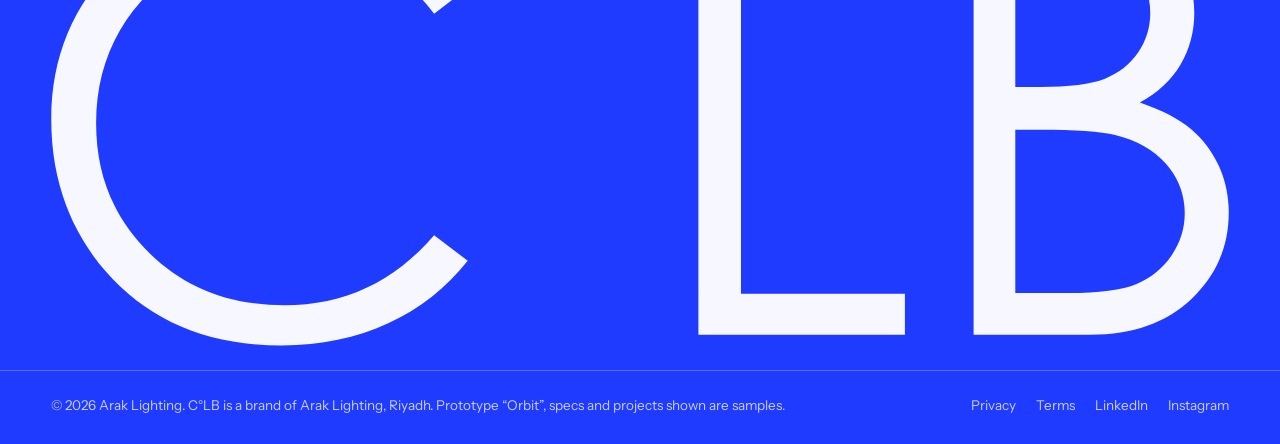
<file: product.html>
<!doctype html>
<html lang="en" dir="ltr" class="no-js" data-field="bone">
<head>
<meta charset="utf-8">
<meta name="viewport" content="width=device-width, initial-scale=1">
<title>Keros A · Recessed spotlight · C°LB</title>
<meta name="description" content="Keros A recessed spotlight: 3 to 7 W, beam options 15° to 60°, CRI 90+, datasheet, IES and BIM downloads.">
<meta name="theme-color" content="#F1ECE3">
<link rel="icon" href="data:image/svg+xml,%3Csvg xmlns='http://www.w3.org/2000/svg' viewBox='0 0 32 32'%3E%3Ccircle cx='16' cy='16' r='11' fill='none' stroke='%231F3BFF' stroke-width='6'/%3E%3C/svg%3E">
<link rel="preconnect" href="https://fonts.googleapis.com">
<link rel="preconnect" href="https://fonts.gstatic.com" crossorigin>
<link href="https://fonts.googleapis.com/css2?family=Bricolage+Grotesque:opsz,wdth,wght@12..96,75..100,200..800&family=Instrument+Sans:wdth,wght@75..100,400..700&family=DM+Mono:wght@400;500&display=swap" rel="stylesheet">
<link rel="stylesheet" href="assets/style.css?v=20261018276">
<script>
/* Orbit boot: js flag, reduced motion, and the closing half of the iris page transition (pure CSS animation, so it fails open). */
(function (d) {
  var h = d.documentElement; h.classList.remove('no-js'); h.classList.add('js');
  try {
    var rm = window.matchMedia && matchMedia('(prefers-reduced-motion: reduce)').matches;
    if (rm) h.classList.add('rm');
    var s = sessionStorage.getItem('orbit-iris');
    if (s) {
      sessionStorage.removeItem('orbit-iris');
      var p = JSON.parse(s);
      if (!rm && Date.now() - p.t < 4000) {
        h.style.setProperty('--ix', p.x + '%'); h.style.setProperty('--iy', p.y + '%');
        h.classList.add('iris-in');
      }
    }
  } catch (e) {}
})(document);
</script>
</head>
<body class="page-product">
<a class="skip" href="#main">Skip to content</a>
<header class="hdr" data-content="NAVIGATION: final sitemap labels (max 12 characters each), phone number for the Index menu, 5 product-group names with live counts, search index of products and Journal posts">
  <a class="hdr__brand" href="index.html" aria-label="C°LB home">
    <img class="logo logo--d" src="shared/brand/clb-logo-black.svg" alt="" width="73" height="28">
    <img class="logo logo--l" src="shared/brand/clb-logo-white.svg" alt="" width="73" height="28">
  </a>
  <nav class="hdr__nav" aria-label="Main">
    <ul><li><a href="products.html" aria-current="page">Products</a></li><li><a href="solutions.html">Solutions</a></li><li><a href="projects.html#applications">Applications</a></li><li><a href="projects.html">Projects</a></li><li><a href="journal.html">Journal</a></li><li><a href="about.html">About</a></li></ul>
  </nav>
  <div class="hdr__tools">
    <button class="hdr__icon" type="button" data-search-open aria-label="Search products, projects and the Journal"><svg class="ico" aria-hidden="true"><use href="#i-search"/></svg></button>
    <a class="hdr__spec" href="contact.html#quote"><span class="hdr__spec-l">Spec list</span><span class="count" data-spec-count>0</span></a>
    <a class="btn btn--accent btn--sm hdr__quote" data-magnetic href="contact.html#quote"><span>Request a quote</span></a>
    <button class="hdr__menu" type="button" aria-expanded="false" aria-controls="index-menu" data-menu-btn><span class="hdr__menu-ring" aria-hidden="true"></span><span class="hdr__menu-l">Index</span></button>
  </div>
</header>

<div class="menu" id="index-menu" role="dialog" aria-modal="true" aria-label="Site index" hidden>
  <div class="menu__inner">
    <nav class="menu__main" aria-label="Site index">
      <ol>
        <li><a href="index.html"><i>00</i>Home</a></li>
        <li><a href="products.html"><i>01</i>Products</a></li>
        <li><a href="solutions.html"><i>02</i>Solutions</a></li>
        <li><a href="projects.html#applications"><i>03</i>Applications</a></li>
        <li><a href="projects.html"><i>04</i>Projects</a></li>
        <li><a href="journal.html"><i>05</i>Journal</a></li>
        <li><a href="about.html"><i>06</i>About</a></li>
        <li><a href="contact.html"><i>07</i>Contact</a></li>
      </ol>
    </nav>
    <div class="menu__side">
      <div class="menu__block">
        <h2 class="eyebrow">Product world</h2>
        <ul class="menu__groups">
          <li><a href="products.html#indoor">Indoor <span>85</span></a></li>
          <li><a href="products.html#outdoor">Outdoor <span>64</span></a></li>
          <li><a href="products.html#industrial">Industrial <span>4</span></a></li>
          <li><a href="products.html#back-of-house">Back of House <span>11</span></a></li>
          <li><a href="solutions.html#range">Smart Poles <span>20</span></a></li>
        </ul>
      </div>
      <div class="menu__block">
        <h2 class="eyebrow">Resources</h2>
        <ul class="menu__plain">
          <li><a href="index.html#resources">Catalogue 2026 (PDF)</a></li>
          <li><a href="product.html#downloads">Datasheets, IES and BIM</a></li>
          <li><a href="about.html#quality">Certifications</a></li>
        </ul>
      </div>
      <div class="menu__block menu__contact">
        <a class="num" href="tel:+966114411131">+966 11 441 1131</a>
        <a href="mailto:info@clb-sa.com">info@clb-sa.com</a>
        <p>Building 4280, Northern Ring Branch Rd, Hitteen, Riyadh</p>
      </div>
    </div>
    <button class="menu__close" type="button" data-menu-close aria-label="Close index"><svg class="ico" aria-hidden="true"><use href="#i-close"/></svg></button>
  </div>
</div>

<main id="main" data-pdp>

<section class="pdp field field--cobalt" data-field="cobalt" data-content="PRODUCT HERO: 3 photos on pure white ≥2400px (front, 45°, optic detail), product name, family, 50-word description for consultants, variant matrix (power × beam × finish) with ordering codes">
  <div class="wrap">
    <nav class="crumbs" aria-label="Breadcrumb"><ol><li><a href="index.html">Home</a></li><li><a href="products.html">Products</a></li><li><a href="products.html#spotlights" data-pdp-catlink>Spotlights</a></li><li aria-current="page" data-pdp-crumb>Keros A</li></ol></nav>
    <div class="pdp__grid">
      <div class="pdp__media">
        <div class="pdp__stage">
          <span class="pdp__orbit" aria-hidden="true"><i></i></span>
          <div class="pdp__disc"><img data-pdp-img src="shared/img/products/keros.jpg" alt="Keros A recessed spotlight, front three-quarter view" width="800" height="800" fetchpriority="high"></div>
          <span class="pdp__badge mono" data-pdp-badge>New 2026</span>
        </div>
        <div class="pdp__thumbs" role="group" aria-label="Product views">
          <button type="button" class="pdp__thumb" aria-pressed="true" data-view="photo"><img data-pdp-thumb src="shared/img/products/keros.jpg" alt="" width="800" height="800"><span class="sr-only">Photo</span></button>
          <button type="button" class="pdp__thumb" aria-pressed="false" data-view="top"><svg viewBox="0 0 80 80" aria-hidden="true"><circle cx="40" cy="40" r="30" fill="none" stroke="currentColor" stroke-width="3"/><circle cx="40" cy="40" r="16" fill="currentColor"/></svg><span class="sr-only">Top view drawing</span></button>
          <button type="button" class="pdp__thumb" aria-pressed="false" data-view="side"><svg viewBox="0 0 80 80" aria-hidden="true"><path d="M14 24h52M24 24v26a16 16 0 0 0 32 0V24" fill="none" stroke="currentColor" stroke-width="3"/><path d="M32 66l8-12 8 12" fill="currentColor"/></svg><span class="sr-only">Side section drawing</span></button>
        </div>
      </div>

      <div class="pdp__info">
        <p class="pdp__fam mono"><span data-pdp-fam>Spotlights · Indoor</span> <span class="tag tag--sample">Sample specs</span></p>
        <h1 class="pdp__name mega mega--md" data-pdp-name>Keros A</h1>
        <p class="pdp__desc" data-pdp-desc>A deep-baffle recessed spotlight with a 55 mm cut-out. The optic sits 18 mm back from the ceiling line, so guests see the light, never the source. Interchangeable reflectors from 15° to 60°.</p>

        <div class="opt">
          <p class="opt__l mono" data-pdp-vl>Power</p>
          <div class="opt__chips" role="group" aria-label="Power" data-pdp-variants>
            <button class="chip" type="button" aria-pressed="false" data-w="3">3W</button>
            <button class="chip" type="button" aria-pressed="false" data-w="5">5W</button>
            <button class="chip" type="button" aria-pressed="true" data-w="7">7W</button>
          </div>
        </div>
        <div class="opt">
          <p class="opt__l mono">Beam angle</p>
          <div class="opt__chips" role="group" aria-label="Beam angle" data-pdp-beams>
            <button class="chip chip--beam" type="button" aria-pressed="false" data-b="15" style="--w:12%">15°</button>
            <button class="chip chip--beam" type="button" aria-pressed="true" data-b="24" style="--w:22%">24°</button>
            <button class="chip chip--beam" type="button" aria-pressed="false" data-b="36" style="--w:32%">36°</button>
            <button class="chip chip--beam" type="button" aria-pressed="false" data-b="60" style="--w:48%">60°</button>
          </div>
        </div>
        <div class="opt">
          <p class="opt__l mono">Finish</p>
          <div class="opt__chips" role="group" aria-label="Finish" data-pdp-finish>
            <button class="swatch" type="button" aria-pressed="true" style="--c:#FFFFFF" data-f="Matt white"><span class="sr-only">Matt white</span></button>
            <button class="swatch" type="button" aria-pressed="false" style="--c:#141414" data-f="Matt black"><span class="sr-only">Matt black</span></button>
            <button class="swatch" type="button" aria-pressed="false" style="--c:#C08A3E" data-f="Brushed brass"><span class="sr-only">Brushed brass</span></button>
            <span class="swatch__l mono small" data-pdp-finish-l>Matt white</span>
          </div>
        </div>

        <dl class="kfig">
          <div><dt>Power</dt><dd><span class="outline" data-k-w>7</span><small>W</small></dd></div>
          <div><dt>Output</dt><dd><span class="outline" data-k-lm>630</span><small>lm</small></dd></div>
          <div><dt>CRI</dt><dd><span class="outline">90</span><small>Ra</small></dd></div>
          <div><dt>Rating</dt><dd><span class="outline" data-k-ip>IP20</span></dd></div>
        </dl>

        <div class="btn-row pdp__cta">
          <button class="btn btn--accent btn--lg" type="button" data-spec-add data-slug="keros" data-name="Keros A" data-img="shared/img/products/keros.jpg" data-cat="Spotlights" aria-pressed="false" data-magnetic><span><svg class="ico" aria-hidden="true"><use href="#i-plus"/></svg><span data-spec-label>Add to spec list</span></span></button>
          <a class="btn btn--ghost btn--lg" href="contact.html#quote"><span>Request a quote</span></a>
        </div>
        <p class="pdp__code mono small">Order code <b data-pdp-code>CLB-KRA-07-24-WH</b> · 5-year warranty · Lead time 3–4 weeks (sample)</p>
      </div>
    </div>
  </div>
</section>

<!-- Beam geometry -->
<section class="bgeo field field--bone section" id="beam" data-field="bone" data-content="PHOTOMETRY: IES + LDT file per beam option (15/24/36/60°) and lumen package, so the diagram plots real candela values instead of sample maths">
  <div class="wrap">
    <div class="shead">
      <div>
        <p class="eyebrow">Beam geometry</p>
        <h2 class="h1"><span data-bg-deg>24</span>° <span class="outline">drawn out.</span></h2>
      </div>
      <div class="shead__aside"><p class="lede">Pick a beam angle above or here. The cone, the pools of light and the table redraw from the luminaire’s lumen package.</p>
        <div class="opt__chips" role="group" aria-label="Beam angle for the diagram" data-pdp-beams2>
          <button class="chip" type="button" aria-pressed="false" data-b="15">15°</button><button class="chip" type="button" aria-pressed="true" data-b="24">24°</button><button class="chip" type="button" aria-pressed="false" data-b="36">36°</button><button class="chip" type="button" aria-pressed="false" data-b="60">60°</button>
        </div>
      </div>
    </div>
    <div class="bgeo__grid">
      <figure class="bgeo__fig">
        <svg class="bgeo__svg" viewBox="0 0 800 560" role="img" aria-label="Side view of the beam with light pools at 1, 2 and 3 metres" data-bg-svg>
          <defs>
            <linearGradient id="bg-cone" x1="0" y1="0" x2="0" y2="1"><stop offset="0" stop-color="#1F3BFF" stop-opacity=".55"/><stop offset="1" stop-color="#1F3BFF" stop-opacity=".08"/></linearGradient>
          </defs>
          <line x1="40" y1="40" x2="760" y2="40" class="bg-ceil"/>
          <rect x="370" y="28" width="60" height="16" rx="3" class="bg-lum"/>
          <polygon points="400,44 320,520 480,520" fill="url(#bg-cone)" data-bg-cone/>
          <g data-bg-rings></g>
          <line x1="40" y1="520" x2="760" y2="520" class="bg-floor"/>
          <g class="bg-scale"><line x1="60" y1="44" x2="60" y2="520"/><text x="72" y="196">1 m</text><text x="72" y="356">2 m</text><text x="72" y="516">3 m</text></g>
        </svg>
        <figcaption class="mono small muted">Side view, mounting height 3 m · sample photometry</figcaption>
      </figure>
      <div class="bgeo__side">
        <svg class="polar" viewBox="-110 0 520 285" role="img" aria-label="Polar intensity curve" data-bg-polar>
          <g class="polar__grid"><path d="M88 20a62 62 0 0 0 124 0"/><path d="M25 20a125 125 0 0 0 250 0"/><path d="M-38 20a188 188 0 0 0 376 0"/><path d="M-100 20a250 250 0 0 0 500 0"/><line x1="-100" y1="20" x2="400" y2="20"/><line x1="150" y1="20" x2="150" y2="280"/><line x1="150" y1="20" x2="25" y2="236"/><line x1="150" y1="20" x2="275" y2="236"/></g>
          <path class="polar__curve" d="" data-bg-curve/>
          <circle cx="150" cy="20" r="6" class="polar__src"/>
        </svg>
        <table class="bgeo__table">
          <caption class="sr-only">Pool diameter and centre illuminance by distance</caption>
          <thead><tr><th scope="col">Distance</th><th scope="col">Pool Ø</th><th scope="col">Centre lux</th></tr></thead>
          <tbody data-bg-table>
            <tr><th scope="row">1 m</th><td>0.43 m</td><td>3,970</td></tr>
            <tr><th scope="row">2 m</th><td>0.85 m</td><td>990</td></tr>
            <tr><th scope="row">3 m</th><td>1.28 m</td><td>440</td></tr>
          </tbody>
        </table>
        <p class="mono small muted">Peak intensity <b data-bg-cd>3,970</b> cd · sample values</p>
      </div>
    </div>
  </div>
</section>

<!-- Specs -->
<section class="specs field field--paper section" id="specs" data-field="paper" data-content="SPEC TABLE: 15–20 rows from the approved datasheet, including tested lifetime (L80B10), warranty and certificate references; 1 dimension drawing (SVG or PDF)">
  <div class="wrap specs__grid">
    <div>
      <p class="eyebrow">Specifications</p>
      <h2 class="h2">The numbers.</h2>
      <figure class="dim">
        <svg viewBox="0 0 360 300" role="img" aria-label="Dimension drawing: 55 mm cut-out, 62 mm bezel, 78 mm depth">
          <g class="dim__part"><circle cx="100" cy="110" r="62"/><circle cx="100" cy="110" r="44" class="dim__in"/><circle cx="100" cy="110" r="18" class="dim__lens"/></g>
          <g class="dim__line"><line x1="38" y1="200" x2="162" y2="200"/><line x1="38" y1="192" x2="38" y2="208"/><line x1="162" y1="192" x2="162" y2="208"/><text x="100" y="224" text-anchor="middle">Ø 62</text></g>
          <g class="dim__line"><line x1="56" y1="40" x2="144" y2="40"/><line x1="56" y1="33" x2="56" y2="47"/><line x1="144" y1="33" x2="144" y2="47"/><text x="100" y="28" text-anchor="middle">cut-out Ø 55</text></g>
          <g class="dim__part"><path d="M222 60h104M236 60v88a38 38 0 0 0 76 0V60" /><path d="M250 148h48" class="dim__in"/></g>
          <g class="dim__line"><line x1="340" y1="60" x2="340" y2="186"/><line x1="333" y1="60" x2="347" y2="60"/><line x1="333" y1="186" x2="347" y2="186"/><text x="350" y="128" transform="rotate(90 350 128)" text-anchor="middle">78</text></g>
        </svg>
        <figcaption class="mono small muted">Dimensions in mm · drawing to be replaced by the datasheet SVG</figcaption>
      </figure>
    </div>
    <div class="stable" data-stable>
      <dl>
        <div><dt>Family</dt><dd data-s-fam>Spotlights</dd></div>
        <div><dt>Mounting</dt><dd>Recessed, fixed or 30° tilt</dd></div>
        <div><dt>Power</dt><dd data-s-w>3 / 5 / 7 W</dd></div>
        <div><dt>Luminous flux</dt><dd data-s-lm>270 / 450 / 630 lm</dd></div>
        <div><dt>Efficacy</dt><dd>90 lm/W</dd></div>
        <div><dt>Colour rendering</dt><dd>CRI ≥ 90, R9 &gt; 50</dd></div>
        <div><dt>Colour options</dt><dd>2700 K · 3000 K · 4000 K</dd></div>
        <div><dt>Beam angles</dt><dd>15° · 24° · 36° · 60°</dd></div>
        <div><dt>Glare</dt><dd>UGR &lt; 16, 18 mm recessed optic</dd></div>
        <div><dt>Driver</dt><dd>Remote, constant current; DALI-2 or Phase dimming</dd></div>
        <div><dt>Ingress protection</dt><dd data-s-ip>IP20 (IP44 face trim available)</dd></div>
        <div><dt>Body</dt><dd>Die-cast aluminium, powder coated</dd></div>
        <div><dt>Finish</dt><dd>Matt white, matt black, brushed brass</dd></div>
        <div><dt>Lifetime</dt><dd>50,000 h L80B10 at Ta 25 °C</dd></div>
        <div><dt>Operating temp.</dt><dd>−10 °C to +45 °C</dd></div>
        <div><dt>Certification</dt><dd>CE · RoHS · SASO (to confirm)</dd></div>
        <div><dt>Warranty</dt><dd>5 years</dd></div>
      </dl>
    </div>
  </div>
</section>

<!-- Downloads -->
<section class="dls field field--ink section" id="downloads" data-field="ink" data-content="DOWNLOADS: datasheet PDF, IES and LDT per variant, Revit family (.rfa), DWG, installation guide PDF, with file sizes and revision dates">
  <div class="wrap">
    <div class="shead">
      <div><p class="eyebrow eyebrow--dot">Downloads</p><h2 class="h1">Spec it <span class="outline">in.</span></h2></div>
      <div class="shead__aside"><p class="lede">Everything a consultant needs for drawings, calculations and submittals. No login.</p></div>
    </div>
    <ul class="dtiles">
      <li><a class="dtile dtile--cobalt" href="#" data-dl="Datasheet"><span class="dtile__ext">PDF</span><b>Datasheet</b><small>EN · 1.2 MB · Rev. C</small><span class="dtile__go" aria-hidden="true"><svg class="ico"><use href="#i-download"/></svg></span></a></li>
      <li><a class="dtile dtile--brass" href="#" data-dl="IES files"><span class="dtile__ext">IES</span><b>Photometry</b><small>4 beams · 48 KB</small><span class="dtile__go" aria-hidden="true"><svg class="ico"><use href="#i-download"/></svg></span></a></li>
      <li><a class="dtile" href="#" data-dl="LDT files"><span class="dtile__ext">LDT</span><b>Eulumdat</b><small>4 beams · 36 KB</small><span class="dtile__go" aria-hidden="true"><svg class="ico"><use href="#i-download"/></svg></span></a></li>
      <li><a class="dtile dtile--bone" href="#" data-dl="Revit family"><span class="dtile__ext">RFA</span><b>BIM family</b><small>Revit 2023+ · 2.8 MB</small><span class="dtile__go" aria-hidden="true"><svg class="ico"><use href="#i-download"/></svg></span></a></li>
      <li><a class="dtile" href="#" data-dl="DWG"><span class="dtile__ext">DWG</span><b>CAD drawing</b><small>2D · 310 KB</small><span class="dtile__go" aria-hidden="true"><svg class="ico"><use href="#i-download"/></svg></span></a></li>
      <li><a class="dtile dtile--cobalt" href="#" data-dl="Install guide"><span class="dtile__ext">PDF</span><b>Install guide</b><small>EN · 880 KB</small><span class="dtile__go" aria-hidden="true"><svg class="ico"><use href="#i-download"/></svg></span></a></li>
    </ul>
  </div>
</section>

<!-- Related -->
<section class="rel field field--bone section" data-field="bone" data-content="RELATED PRODUCTS: 6–8 products chosen by Marketing (same family, matching trims, compatible drivers)">
  <div class="wrap rel__head">
    <div><p class="eyebrow">Same family</p><h2 class="h2">Related <span class="outline">luminaires</span></h2></div>
    <div class="rel__nav"><button class="rnav" type="button" data-rel-prev aria-label="Previous"><svg class="ico" aria-hidden="true"><use href="#i-prev"/></svg></button><button class="rnav" type="button" data-rel-next aria-label="Next"><svg class="ico" aria-hidden="true" style="transform:scaleX(-1)"><use href="#i-prev"/></svg></button></div>
  </div>
  <div class="rel__vp" data-rel-vp>
    <ul class="pgrid pgrid--rail" data-rel>
      <li class="pcard" data-group="Indoor" data-cat="Spotlights"><a class="pcard__link" href="product.html?p=keros-b"><span class="pcard__fig"><img src="shared/img/products/keros-b.jpg" alt="Keros B, spotlights" width="800" height="800" loading="lazy"></span><span class="pcard__meta">Spotlights · Indoor</span><span class="pcard__name">Keros B</span></a><ul class="pcard__specs"><li>IP44</li><li>15–36°</li><li>3–7 W</li></ul><button class="pcard__add" type="button" data-spec-add data-slug="keros-b" data-name="Keros B" data-img="shared/img/products/keros-b.jpg" data-cat="Spotlights" aria-pressed="false" aria-label="Add Keros B to spec list"><svg class="ico" aria-hidden="true"><use href="#i-plus"/></svg></button></li>
<li class="pcard" data-group="Indoor" data-cat="Spotlights"><a class="pcard__link" href="product.html?p=fulgeo"><span class="pcard__fig"><img src="shared/img/products/fulgeo.jpg" alt="Fulgeo, spotlights" width="800" height="800" loading="lazy"></span><span class="pcard__meta">Spotlights · Indoor</span><span class="pcard__name">Fulgeo</span></a><ul class="pcard__specs"><li>IP20</li><li>15–36°</li><li>7–50 W</li></ul><button class="pcard__add" type="button" data-spec-add data-slug="fulgeo" data-name="Fulgeo" data-img="shared/img/products/fulgeo.jpg" data-cat="Spotlights" aria-pressed="false" aria-label="Add Fulgeo to spec list"><svg class="ico" aria-hidden="true"><use href="#i-plus"/></svg></button></li>
<li class="pcard" data-group="Indoor" data-cat="Spotlights"><a class="pcard__link" href="product.html?p=luna-a"><span class="pcard__fig"><img src="shared/img/products/luna-a.jpg" alt="Luna A, spotlights" width="800" height="800" loading="lazy"></span><span class="pcard__meta">Spotlights · Indoor</span><span class="pcard__name">Luna A</span></a><ul class="pcard__specs"><li>IP20</li><li>15–36°</li><li>4 variants</li></ul><button class="pcard__add" type="button" data-spec-add data-slug="luna-a" data-name="Luna A" data-img="shared/img/products/luna-a.jpg" data-cat="Spotlights" aria-pressed="false" aria-label="Add Luna A to spec list"><svg class="ico" aria-hidden="true"><use href="#i-plus"/></svg></button></li>
<li class="pcard" data-group="Indoor" data-cat="Magnetic Spotlights"><a class="pcard__link" href="product.html?p=albus"><span class="pcard__fig"><img src="shared/img/products/albus.jpg" alt="Albus, magnetic spotlights" width="800" height="800" loading="lazy"></span><span class="pcard__meta">Magnetic Spotlights · Indoor</span><span class="pcard__name">Albus</span></a><ul class="pcard__specs"><li>IP20</li><li>15–36°</li><li>6–12 W</li></ul><button class="pcard__add" type="button" data-spec-add data-slug="albus" data-name="Albus" data-img="shared/img/products/albus.jpg" data-cat="Magnetic Spotlights" aria-pressed="false" aria-label="Add Albus to spec list"><svg class="ico" aria-hidden="true"><use href="#i-plus"/></svg></button></li>
<li class="pcard" data-group="Indoor" data-cat="Magnetic Spotlights"><a class="pcard__link" href="product.html?p=solis"><span class="pcard__fig"><img src="shared/img/products/solis.jpg" alt="Solis, magnetic spotlights" width="800" height="800" loading="lazy"></span><span class="pcard__meta">Magnetic Spotlights · Indoor</span><span class="pcard__name">Solis</span></a><ul class="pcard__specs"><li>IP20</li><li>15–36°</li><li>6–15 W</li></ul><button class="pcard__add" type="button" data-spec-add data-slug="solis" data-name="Solis" data-img="shared/img/products/solis.jpg" data-cat="Magnetic Spotlights" aria-pressed="false" aria-label="Add Solis to spec list"><svg class="ico" aria-hidden="true"><use href="#i-plus"/></svg></button></li>
<li class="pcard" data-group="Indoor" data-cat="Magnetic Spotlights"><a class="pcard__link" href="product.html?p=ignitus"><span class="pcard__fig"><img src="shared/img/products/ignitus.jpg" alt="Ignitus, magnetic spotlights" width="800" height="800" loading="lazy"></span><span class="pcard__meta">Magnetic Spotlights · Indoor</span><span class="pcard__name">Ignitus</span></a><ul class="pcard__specs"><li>IP20</li><li>15–36°</li><li>6–25 W</li></ul><button class="pcard__add" type="button" data-spec-add data-slug="ignitus" data-name="Ignitus" data-img="shared/img/products/ignitus.jpg" data-cat="Magnetic Spotlights" aria-pressed="false" aria-label="Add Ignitus to spec list"><svg class="ico" aria-hidden="true"><use href="#i-plus"/></svg></button></li>
<li class="pcard" data-group="Indoor" data-cat="Magnetic Spotlights"><a class="pcard__link" href="product.html?p=verona"><span class="pcard__fig"><img src="shared/img/products/verona.jpg" alt="Verona, magnetic spotlights" width="800" height="800" loading="lazy"></span><span class="pcard__meta">Magnetic Spotlights · Indoor</span><span class="pcard__name">Verona</span></a><ul class="pcard__specs"><li>IP20</li><li>15–36°</li><li>6–24 W</li></ul><button class="pcard__add" type="button" data-spec-add data-slug="verona" data-name="Verona" data-img="shared/img/products/verona.jpg" data-cat="Magnetic Spotlights" aria-pressed="false" aria-label="Add Verona to spec list"><svg class="ico" aria-hidden="true"><use href="#i-plus"/></svg></button></li>
<li class="pcard" data-group="Indoor" data-cat="Track Lights"><a class="pcard__link" href="product.html?p=tl2-series"><span class="pcard__fig"><img src="shared/img/products/tl2-series.jpg" alt="TL2 Series, track lights" width="800" height="800" loading="lazy"></span><span class="pcard__meta">Track Lights · Indoor</span><span class="pcard__name">TL2 Series</span></a><ul class="pcard__specs"><li>IP20</li><li>15–36°</li><li>15–25 W</li></ul><button class="pcard__add" type="button" data-spec-add data-slug="tl2-series" data-name="TL2 Series" data-img="shared/img/products/tl2-series.jpg" data-cat="Track Lights" aria-pressed="false" aria-label="Add TL2 Series to spec list"><svg class="ico" aria-hidden="true"><use href="#i-plus"/></svg></button></li>
    </ul>
  </div>
</section>

</main>

<footer class="ftr field field--ink" data-field="ink" data-content="FOOTER: legal entity name and CR number, social links (LinkedIn, Instagram), newsletter provider, privacy and terms pages, response-time promise for the CTA">
  <div class="ftr__cta wrap">
    <p class="eyebrow">Next step</p>
    <h2 class="ftr__h"><span>Let’s draw</span> <span class="outline">some light.</span></h2>
    <div class="ftr__actions">
      <a class="btn-orb" data-magnetic href="contact.html#quote"><span class="btn-orb__ring" aria-hidden="true"></span><span class="btn-orb__l">Request<br>a quote</span></a>
      <div class="ftr__lines">
        <a class="link-arrow" href="contact.html#spec">Talk to a specialist</a>
        <a class="link-arrow" href="product.html#downloads">Download datasheets, IES and BIM</a>
        <a class="link-arrow" href="contact.html#showroom">Visit the Hitteen showroom</a>
      </div>
    </div>
  </div>
  <div class="ftr__grid wrap">
    <div class="ftr__brand">
      <p>Architectural lighting, controls and smart-city infrastructure from Arak Lighting. Riyadh, since 1976.</p>
      <form class="nl" data-newsletter novalidate aria-label="Journal newsletter">
        <label class="sr-only" for="nl-email">Email address</label>
        <input id="nl-email" type="email" required placeholder="Email for the monthly Journal" autocomplete="email">
        <button type="submit" aria-label="Subscribe"><svg class="ico" aria-hidden="true"><use href="#i-arrow"/></svg></button>
      </form>
    </div>
    <div class="ftr__col">
      <h2>Products</h2>
      <ul><li><a href="products.html#indoor">Indoor</a></li><li><a href="products.html#outdoor">Outdoor</a></li><li><a href="products.html#industrial">Industrial</a></li><li><a href="products.html#back-of-house">Back of House</a></li><li><a href="solutions.html#range">Smart Poles</a></li></ul>
    </div>
    <div class="ftr__col">
      <h2>Solutions</h2>
      <ul><li><a href="journal.html#media-facade">Media Façade</a></li><li><a href="solutions.html">Smart Poles</a></li><li><a href="index.html#solutions">Lighting Controls</a></li><li><a href="journal.html#maintenance">Maintenance</a></li><li><a href="projects.html">Projects</a></li></ul>
    </div>
    <div class="ftr__col">
      <h2>Company</h2>
      <ul><li><a href="about.html">Story</a></li><li><a href="about.html#quality">Certifications</a></li><li><a href="about.html#vendors">Vendor registrations</a></li><li><a href="journal.html">Journal</a></li><li><a href="index.html#resources">Catalogue 2026</a></li></ul>
    </div>
    <div class="ftr__col">
      <h2>Contact</h2>
      <ul>
        <li><a class="num" href="tel:+966114411131">+966 11 441 1131</a></li>
        <li><a href="mailto:info@clb-sa.com">info@clb-sa.com</a></li>
        <li><a href="contact.html#showroom">Building 4280, Hitteen</a></li>
        <li><a href="contact.html#showroom">Sun–Thu · 9:00–18:00</a></li>
      </ul>
    </div>
  </div>
  <div class="ftr__mark wrap" aria-hidden="true">
    <img src="shared/brand/clb-logo-white.svg" alt="" width="624" height="240" loading="lazy">
    <span class="ftr__orbit"></span>
  </div>
  <div class="ftr__legal wrap">
    <span>© 2026 Arak Lighting. C°LB is a brand of Arak Lighting, Riyadh. Prototype “Orbit”, specs and projects shown are samples.</span>
    <ul><li><a href="#">Privacy</a></li><li><a href="#">Terms</a></li><li><a href="#" aria-label="C°LB on LinkedIn">LinkedIn</a></li><li><a href="#" aria-label="C°LB on Instagram">Instagram</a></li></ul>
  </div>
</footer>

<button type="button" class="cm-fab" aria-pressed="false" title="Outline every content slot Marketing must supply"><span class="cm-fab__dot" aria-hidden="true"></span><span class="cm-fab__l">Content map</span><span class="cm-fab__n"></span></button>
<p class="cm-banner" role="status"><span><b>Content map is on.</b> Every dashed outline is a content slot. The blue tag says what Marketing must supply, and in which format.</span></p>
<div class="toast" role="status" aria-live="polite"><span class="toast__dot" aria-hidden="true"></span><span data-toast-msg>Added to spec list</span><a href="contact.html#quote">View list</a></div>

<div class="search" id="search" role="dialog" aria-modal="true" aria-label="Search" hidden>
  <div class="search__inner wrap">
    <label class="sr-only" for="search-q">Search</label>
    <input id="search-q" class="search__q" type="search" placeholder="Search 164 luminaires, poles, guides…" autocomplete="off">
    <p class="search__hint">Try “spot”, “IP67”, “bollard”, “KNX”.</p>
    <ul class="search__res" data-search-results></ul>
    <button class="search__close" type="button" data-search-close aria-label="Close search"><svg class="ico" aria-hidden="true"><use href="#i-close"/></svg></button>
  </div>
</div>

<div class="cursor" aria-hidden="true"><span class="cursor__ring"></span><span class="cursor__label"></span></div>
<div class="pool" aria-hidden="true"></div>

<svg width="0" height="0" style="position:absolute" aria-hidden="true" focusable="false">
<symbol id="i-search" viewBox="0 0 24 24"><circle cx="10.5" cy="10.5" r="6.5" fill="none" stroke="currentColor" stroke-width="1.8"/><path d="m15.5 15.5 5 5" stroke="currentColor" stroke-width="1.8" stroke-linecap="round"/></symbol>
<symbol id="i-close" viewBox="0 0 24 24"><path d="M6 6l12 12M18 6 6 18" stroke="currentColor" stroke-width="1.8" stroke-linecap="round"/></symbol>
<symbol id="i-arrow" viewBox="0 0 24 24"><path d="M4 12h15m-6-6 6 6-6 6" fill="none" stroke="currentColor" stroke-width="1.8" stroke-linecap="round" stroke-linejoin="round"/></symbol>
<symbol id="i-plus" viewBox="0 0 24 24"><path d="M12 5v14M5 12h14" stroke="currentColor" stroke-width="1.8" stroke-linecap="round"/></symbol>
<symbol id="i-check" viewBox="0 0 24 24"><path d="m5 12.5 4.5 4.5L19 7.5" fill="none" stroke="currentColor" stroke-width="2" stroke-linecap="round" stroke-linejoin="round"/></symbol>
<symbol id="i-download" viewBox="0 0 24 24"><path d="M12 4v11m0 0 4.5-4.5M12 15l-4.5-4.5M5 19.5h14" fill="none" stroke="currentColor" stroke-width="1.8" stroke-linecap="round" stroke-linejoin="round"/></symbol>
<symbol id="i-prev" viewBox="0 0 24 24"><path d="M20 12H5m6-6-6 6 6 6" fill="none" stroke="currentColor" stroke-width="1.8" stroke-linecap="round" stroke-linejoin="round"/></symbol>
<symbol id="i-light" viewBox="0 0 32 32"><circle cx="16" cy="10" r="5" fill="none" stroke="currentColor" stroke-width="2"/><path d="M10 28l6-13 6 13z" fill="currentColor" opacity=".35"/></symbol>
<symbol id="i-5g" viewBox="0 0 32 32"><path d="M8 22a11 11 0 0 1 0-12M24 10a11 11 0 0 1 0 12M12 19a5.5 5.5 0 0 1 0-6M20 13a5.5 5.5 0 0 1 0 6" fill="none" stroke="currentColor" stroke-width="2" stroke-linecap="round"/><circle cx="16" cy="16" r="2" fill="currentColor"/></symbol>
<symbol id="i-cctv" viewBox="0 0 32 32"><path d="M5 11l17-5 3 9-17 5z" fill="none" stroke="currentColor" stroke-width="2" stroke-linejoin="round"/><path d="M14 18l2 6h7" fill="none" stroke="currentColor" stroke-width="2" stroke-linecap="round"/><circle cx="21" cy="11" r="1.6" fill="currentColor"/></symbol>
<symbol id="i-sensor" viewBox="0 0 32 32"><circle cx="16" cy="16" r="3" fill="currentColor"/><circle cx="16" cy="16" r="8" fill="none" stroke="currentColor" stroke-width="2" stroke-dasharray="3 3"/><circle cx="16" cy="16" r="13" fill="none" stroke="currentColor" stroke-width="2" opacity=".5"/></symbol>
<symbol id="i-screen" viewBox="0 0 32 32"><rect x="7" y="4" width="18" height="22" rx="2" fill="none" stroke="currentColor" stroke-width="2"/><path d="M11 10h10M11 15h10M11 20h6" stroke="currentColor" stroke-width="2" stroke-linecap="round"/></symbol>
<symbol id="i-ev" viewBox="0 0 32 32"><rect x="7" y="5" width="13" height="23" rx="2" fill="none" stroke="currentColor" stroke-width="2"/><path d="M14.5 10l-3 6h4l-2 6" fill="none" stroke="currentColor" stroke-width="2" stroke-linejoin="round"/><path d="M20 12h3a2 2 0 0 1 2 2v7a2 2 0 0 0 4 0v-9l-3-3" fill="none" stroke="currentColor" stroke-width="2" stroke-linecap="round"/></symbol>
<symbol id="i-sos" viewBox="0 0 32 32"><circle cx="16" cy="16" r="11" fill="none" stroke="currentColor" stroke-width="2"/><path d="M16 9v9" stroke="currentColor" stroke-width="2.4" stroke-linecap="round"/><circle cx="16" cy="22.5" r="1.6" fill="currentColor"/></symbol>
<symbol id="i-wifi" viewBox="0 0 32 32"><path d="M4 12a17 17 0 0 1 24 0M8 16.5a11 11 0 0 1 16 0M12 21a5 5 0 0 1 8 0" fill="none" stroke="currentColor" stroke-width="2" stroke-linecap="round"/><circle cx="16" cy="25" r="2" fill="currentColor"/></symbol>
</svg>

<script src="assets/main.js?v=20261018276" defer></script>
<script src="assets/orbit.js?v=20261018276" defer></script>
</body>
</html>
</file>
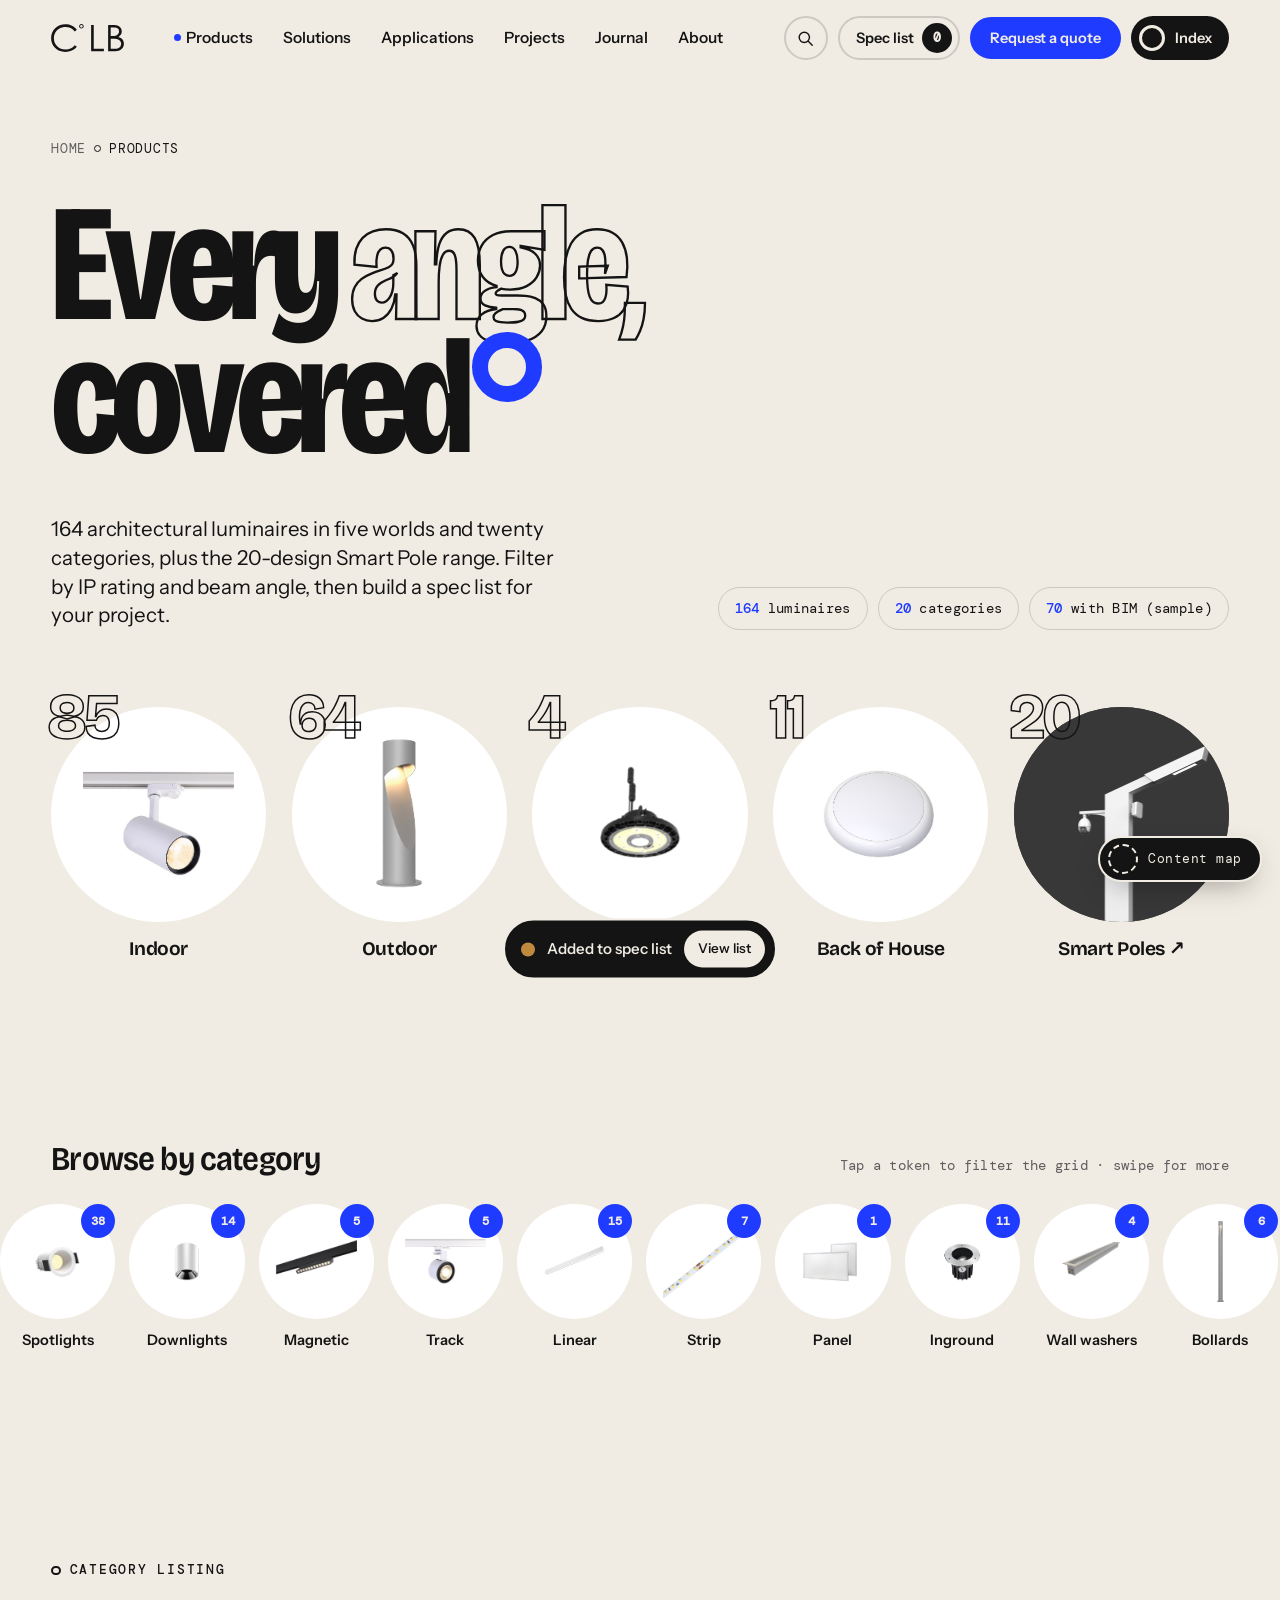
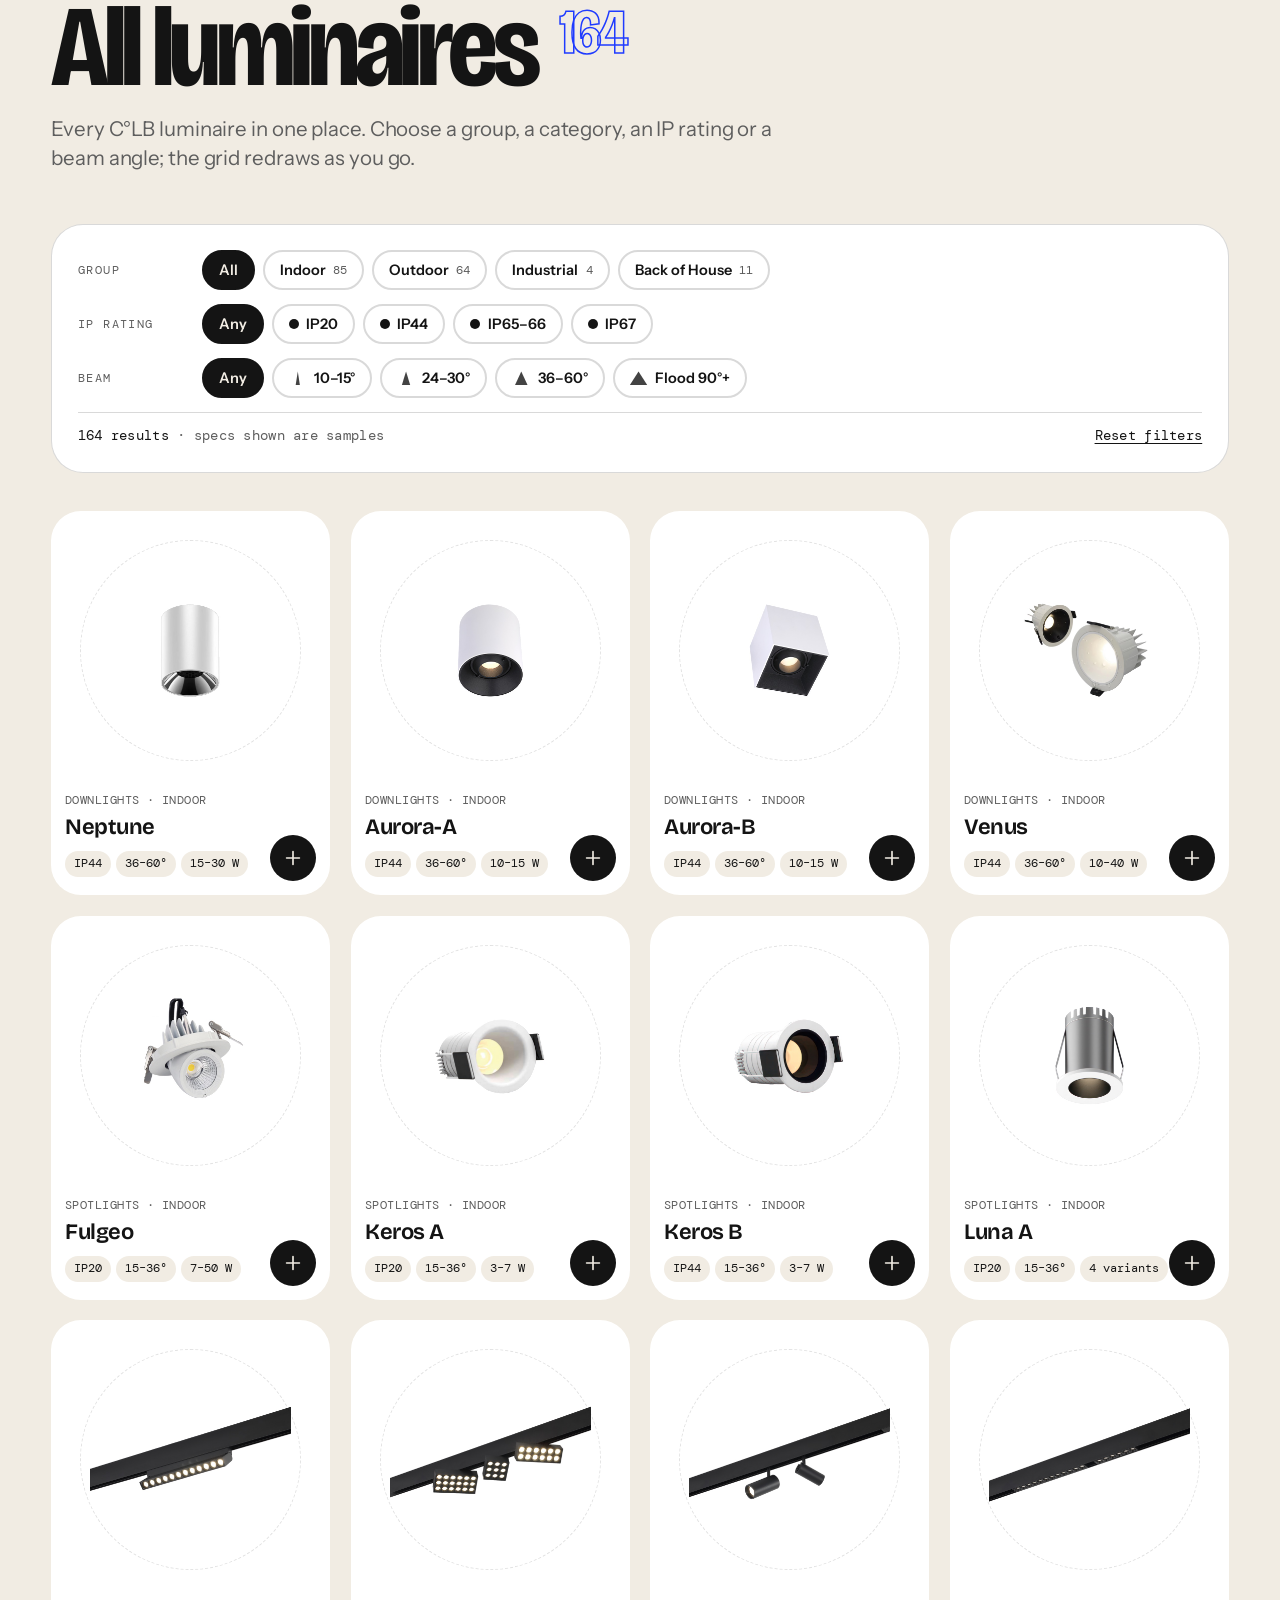
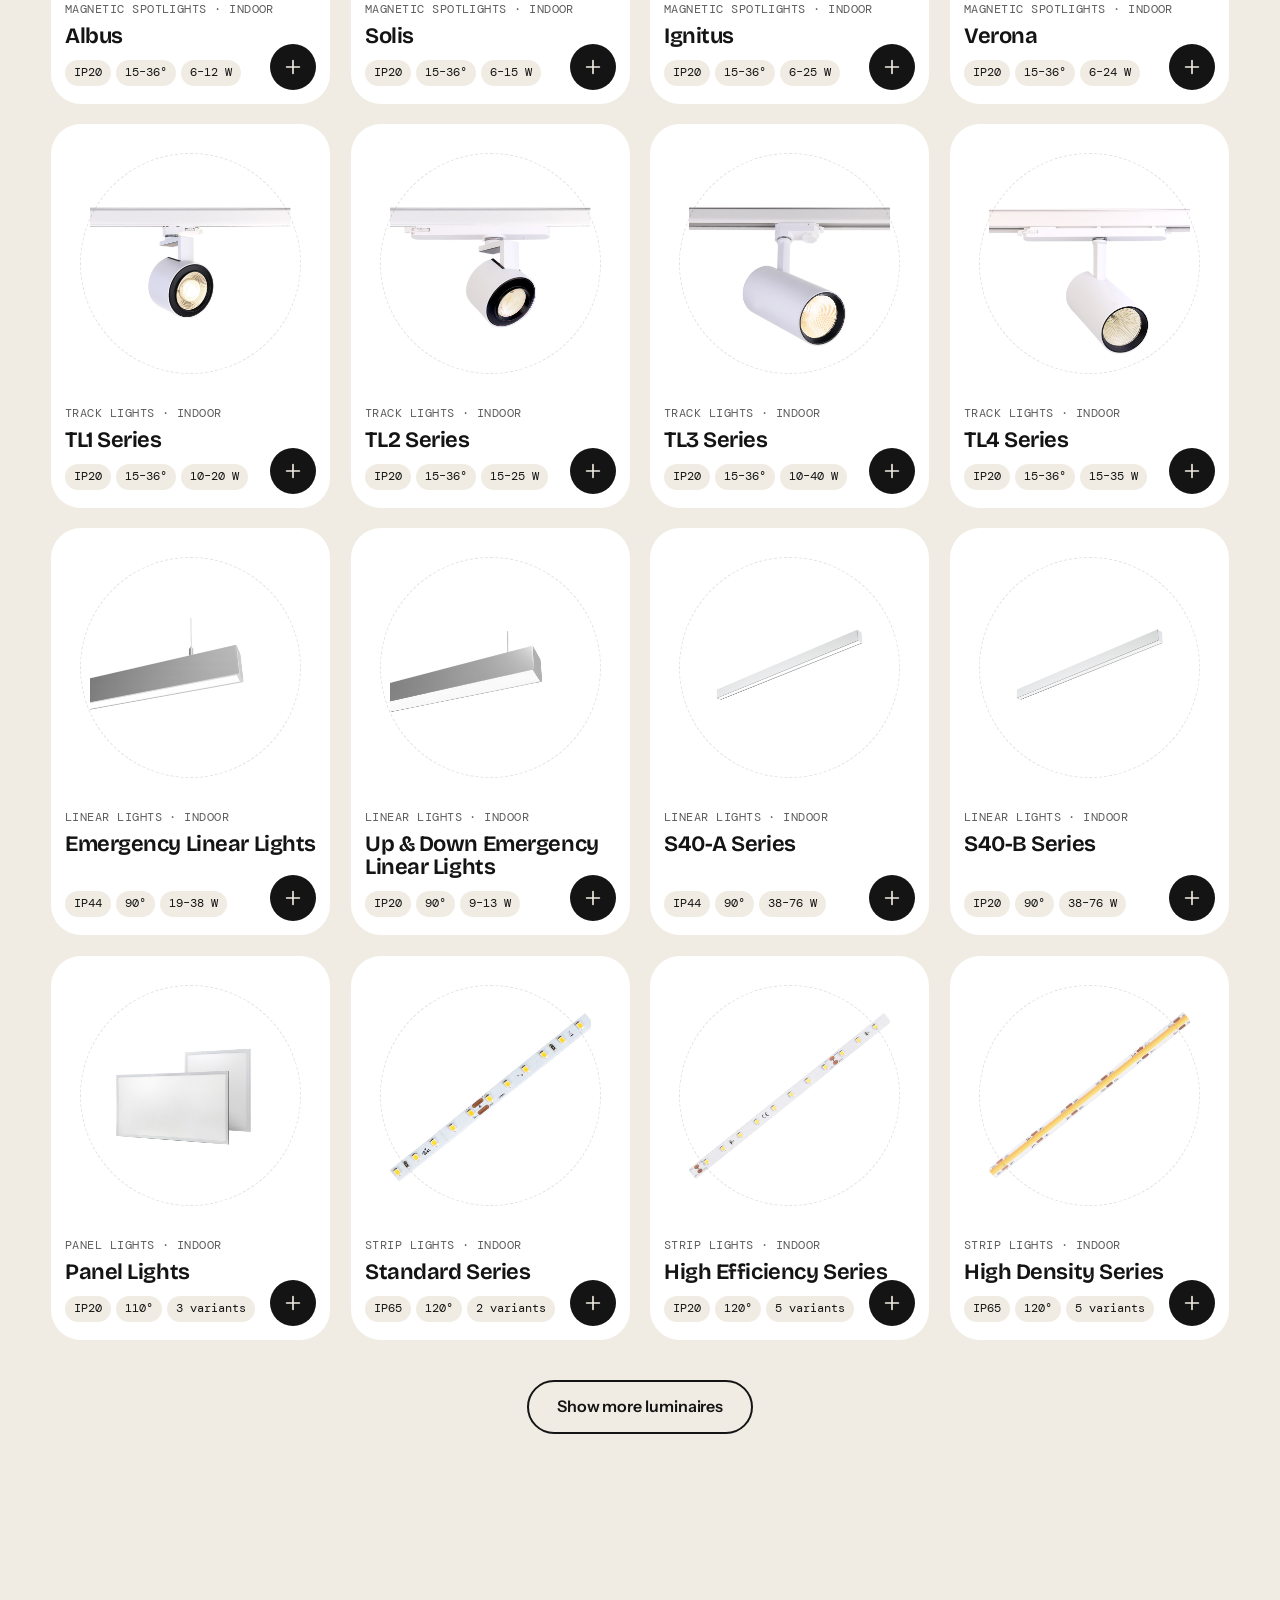
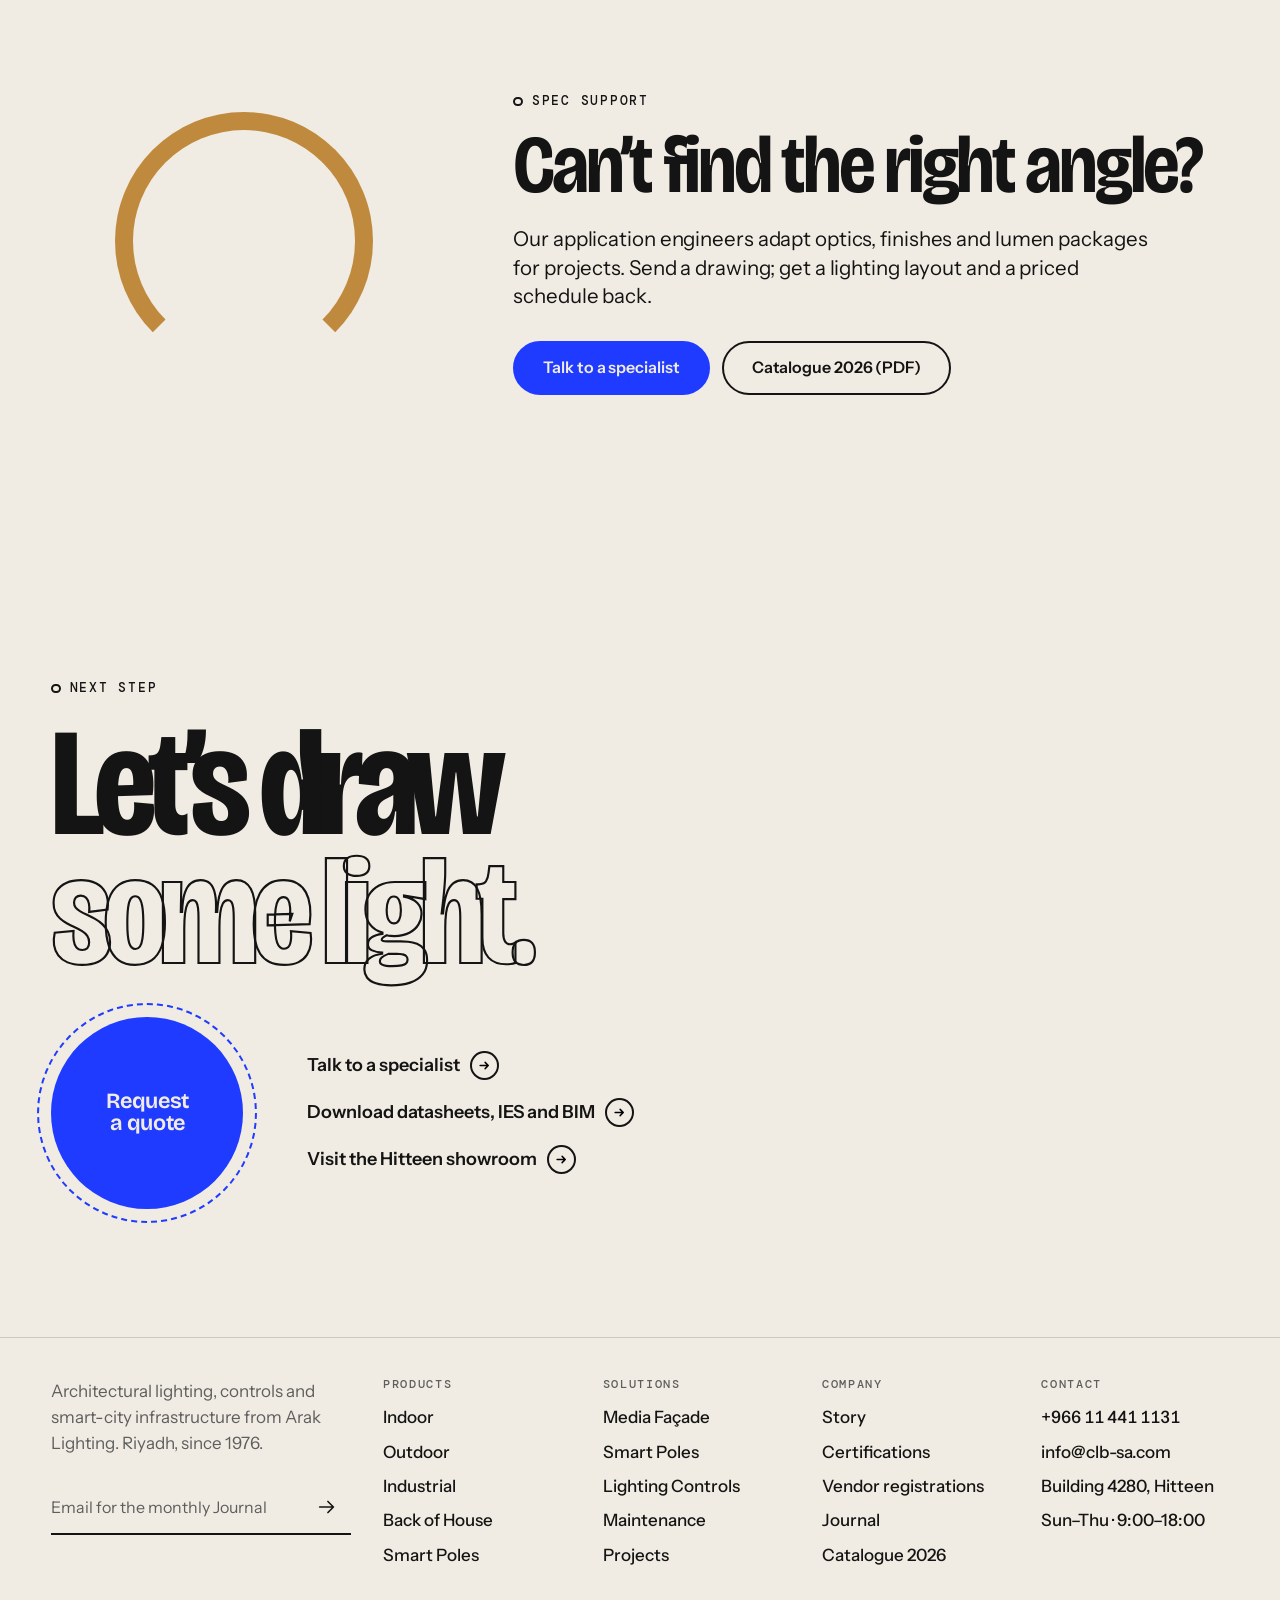
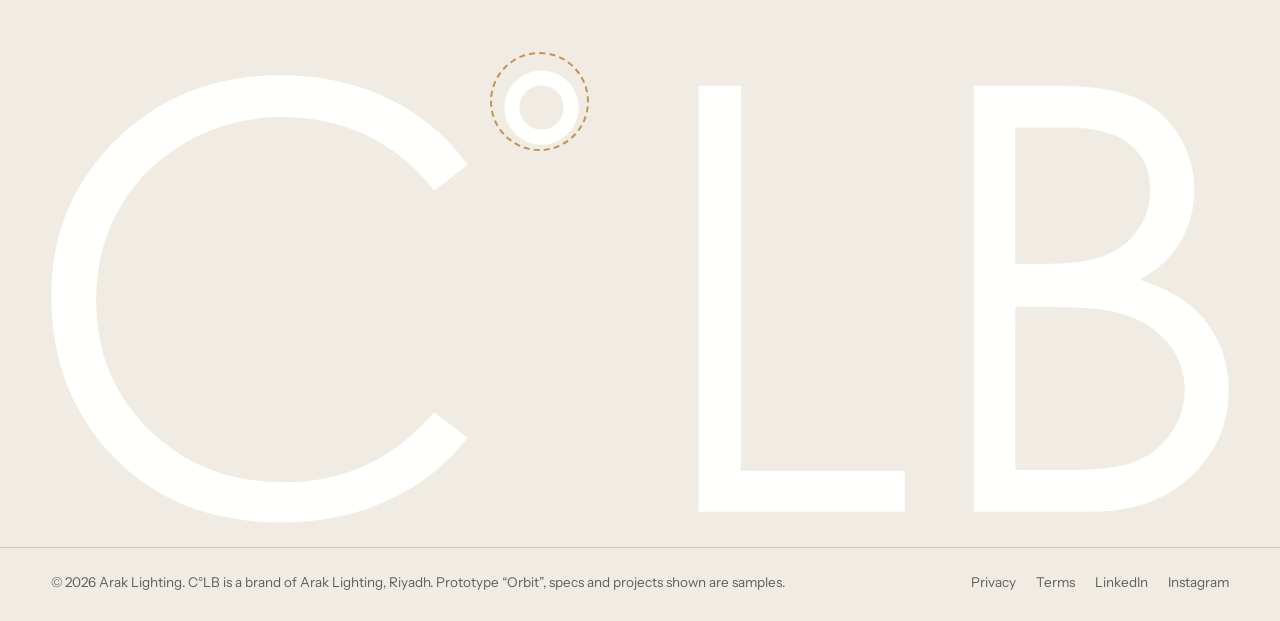
<file: products.html>
<!doctype html>
<html lang="en" dir="ltr" class="no-js" data-field="bone">
<head>
<meta charset="utf-8">
<meta name="viewport" content="width=device-width, initial-scale=1">
<title>Products · C°LB</title>
<meta name="description" content="Browse 164 C°LB luminaires across Indoor, Outdoor, Industrial, Back of House and the 20-design Smart Pole range. Filter by category, IP rating and beam angle.">
<meta name="theme-color" content="#F1ECE3">
<link rel="icon" href="data:image/svg+xml,%3Csvg xmlns='http://www.w3.org/2000/svg' viewBox='0 0 32 32'%3E%3Ccircle cx='16' cy='16' r='11' fill='none' stroke='%231F3BFF' stroke-width='6'/%3E%3C/svg%3E">
<link rel="preconnect" href="https://fonts.googleapis.com">
<link rel="preconnect" href="https://fonts.gstatic.com" crossorigin>
<link href="https://fonts.googleapis.com/css2?family=Bricolage+Grotesque:opsz,wdth,wght@12..96,75..100,200..800&family=Instrument+Sans:wdth,wght@75..100,400..700&family=DM+Mono:wght@400;500&display=swap" rel="stylesheet">
<link rel="stylesheet" href="assets/style.css?v=20261018276">
<script>
/* Orbit boot: js flag, reduced motion, and the closing half of the iris page transition (pure CSS animation, so it fails open). */
(function (d) {
  var h = d.documentElement; h.classList.remove('no-js'); h.classList.add('js');
  try {
    var rm = window.matchMedia && matchMedia('(prefers-reduced-motion: reduce)').matches;
    if (rm) h.classList.add('rm');
    var s = sessionStorage.getItem('orbit-iris');
    if (s) {
      sessionStorage.removeItem('orbit-iris');
      var p = JSON.parse(s);
      if (!rm && Date.now() - p.t < 4000) {
        h.style.setProperty('--ix', p.x + '%'); h.style.setProperty('--iy', p.y + '%');
        h.classList.add('iris-in');
      }
    }
  } catch (e) {}
})(document);
</script>
</head>
<body class="page-products">
<a class="skip" href="#main">Skip to content</a>
<header class="hdr" data-content="NAVIGATION: final sitemap labels (max 12 characters each), phone number for the Index menu, 5 product-group names with live counts, search index of products and Journal posts">
  <a class="hdr__brand" href="index.html" aria-label="C°LB home">
    <img class="logo logo--d" src="shared/brand/clb-logo-black.svg" alt="" width="73" height="28">
    <img class="logo logo--l" src="shared/brand/clb-logo-white.svg" alt="" width="73" height="28">
  </a>
  <nav class="hdr__nav" aria-label="Main">
    <ul><li><a href="products.html" aria-current="page">Products</a></li><li><a href="solutions.html">Solutions</a></li><li><a href="projects.html#applications">Applications</a></li><li><a href="projects.html">Projects</a></li><li><a href="journal.html">Journal</a></li><li><a href="about.html">About</a></li></ul>
  </nav>
  <div class="hdr__tools">
    <button class="hdr__icon" type="button" data-search-open aria-label="Search products, projects and the Journal"><svg class="ico" aria-hidden="true"><use href="#i-search"/></svg></button>
    <a class="hdr__spec" href="contact.html#quote"><span class="hdr__spec-l">Spec list</span><span class="count" data-spec-count>0</span></a>
    <a class="btn btn--accent btn--sm hdr__quote" data-magnetic href="contact.html#quote"><span>Request a quote</span></a>
    <button class="hdr__menu" type="button" aria-expanded="false" aria-controls="index-menu" data-menu-btn><span class="hdr__menu-ring" aria-hidden="true"></span><span class="hdr__menu-l">Index</span></button>
  </div>
</header>

<div class="menu" id="index-menu" role="dialog" aria-modal="true" aria-label="Site index" hidden>
  <div class="menu__inner">
    <nav class="menu__main" aria-label="Site index">
      <ol>
        <li><a href="index.html"><i>00</i>Home</a></li>
        <li><a href="products.html"><i>01</i>Products</a></li>
        <li><a href="solutions.html"><i>02</i>Solutions</a></li>
        <li><a href="projects.html#applications"><i>03</i>Applications</a></li>
        <li><a href="projects.html"><i>04</i>Projects</a></li>
        <li><a href="journal.html"><i>05</i>Journal</a></li>
        <li><a href="about.html"><i>06</i>About</a></li>
        <li><a href="contact.html"><i>07</i>Contact</a></li>
      </ol>
    </nav>
    <div class="menu__side">
      <div class="menu__block">
        <h2 class="eyebrow">Product world</h2>
        <ul class="menu__groups">
          <li><a href="products.html#indoor">Indoor <span>85</span></a></li>
          <li><a href="products.html#outdoor">Outdoor <span>64</span></a></li>
          <li><a href="products.html#industrial">Industrial <span>4</span></a></li>
          <li><a href="products.html#back-of-house">Back of House <span>11</span></a></li>
          <li><a href="solutions.html#range">Smart Poles <span>20</span></a></li>
        </ul>
      </div>
      <div class="menu__block">
        <h2 class="eyebrow">Resources</h2>
        <ul class="menu__plain">
          <li><a href="index.html#resources">Catalogue 2026 (PDF)</a></li>
          <li><a href="product.html#downloads">Datasheets, IES and BIM</a></li>
          <li><a href="about.html#quality">Certifications</a></li>
        </ul>
      </div>
      <div class="menu__block menu__contact">
        <a class="num" href="tel:+966114411131">+966 11 441 1131</a>
        <a href="mailto:info@clb-sa.com">info@clb-sa.com</a>
        <p>Building 4280, Northern Ring Branch Rd, Hitteen, Riyadh</p>
      </div>
    </div>
    <button class="menu__close" type="button" data-menu-close aria-label="Close index"><svg class="ico" aria-hidden="true"><use href="#i-close"/></svg></button>
  </div>
</div>

<main id="main">

<section class="phero field field--bone" data-field="bone" data-content="PAGE INTRO: headline ≤4 words + intro ≤30 words. Group counts update automatically from the product database">
  <div class="wrap">
    <nav class="crumbs" aria-label="Breadcrumb"><ol><li><a href="index.html">Home</a></li><li aria-current="page">Products</li></ol></nav>
    <h1 class="phero__h mega mega--md"><span data-kin>Every</span> <span class="outline" data-kin>angle,</span><br><span data-kin>covered</span><span class="u-ring u-ring--accent" aria-hidden="true"></span></h1>
    <div class="phero__row">
      <p class="lede">164 architectural luminaires in five worlds and twenty categories, plus the 20-design Smart Pole range. Filter by IP rating and beam angle, then build a spec list for your project.</p>
      <div class="phero__stats mono small"><span><b>164</b> luminaires</span><span><b>20</b> categories</span><span><b>70</b> with BIM (sample)</span></div>
    </div>
  </div>
</section>

<!-- Group tokens -->
<section class="groups field field--bone" data-field="bone" data-content="PRODUCT GROUPS: 1 hero cut-out on white per group (≥1600px, centred) + group name. Counts come from the catalogue">
  <div class="wrap">
    <ul class="gtokens">
      <li><button class="gtoken" type="button" data-set-group="Indoor"><span class="gtoken__disc"><img src="shared/img/products/tl3-series.jpg" alt="" width="800" height="800"></span><span class="gtoken__n outline">85</span><span class="gtoken__l">Indoor</span></button></li>
      <li><button class="gtoken gtoken--cobalt" type="button" data-set-group="Outdoor"><span class="gtoken__disc"><img src="shared/img/products/bl3-series.jpg" alt="" width="800" height="800"></span><span class="gtoken__n outline">64</span><span class="gtoken__l">Outdoor</span></button></li>
      <li><button class="gtoken gtoken--ink" type="button" data-set-group="Industrial"><span class="gtoken__disc"><img src="shared/img/products/hbr3-series.jpg" alt="" width="800" height="800"></span><span class="gtoken__n outline">4</span><span class="gtoken__l">Industrial</span></button></li>
      <li><button class="gtoken gtoken--brass" type="button" data-set-group="Back of House"><span class="gtoken__disc"><img src="shared/img/products/bh2-series.jpg" alt="" width="800" height="800"></span><span class="gtoken__n outline">11</span><span class="gtoken__l">Back of House</span></button></li>
      <li><a class="gtoken gtoken--pole" href="solutions.html#range"><span class="gtoken__disc gtoken__disc--pole"><img src="shared/img/poles/nexus.jpg" alt="" width="989" height="1400"></span><span class="gtoken__n outline">20</span><span class="gtoken__l">Smart Poles <span aria-hidden="true">↗</span></span></a></li>
    </ul>
  </div>
</section>

<!-- Category tokens -->
<section class="cats field field--ink" id="categories" data-field="ink" data-content="CATEGORY TOKENS: 1 cut-out on white per category (≥1200px), short name ≤16 characters. Order set by Marketing">
  <div class="cats__head wrap">
    <h2 class="h3">Browse by category</h2>
    <p class="mono small muted">Tap a token to filter the grid · swipe for more</p>
  </div>
  <div class="cats__vp">
    <ul class="ctokens" data-ctokens>
      <li><button type="button" class="ctoken" data-set-cat="Spotlights"><span class="ctoken__disc"><img src="shared/img/products/keros.jpg" alt="" width="800" height="800" loading="lazy"></span><span>Spotlights</span><i>38</i></button></li>
      <li><button type="button" class="ctoken" data-set-cat="Downlights"><span class="ctoken__disc"><img src="shared/img/products/neptune.jpg" alt="" width="800" height="800" loading="lazy"></span><span>Downlights</span><i>14</i></button></li>
      <li><button type="button" class="ctoken" data-set-cat="Magnetic Spotlights"><span class="ctoken__disc"><img src="shared/img/products/albus.jpg" alt="" width="800" height="800" loading="lazy"></span><span>Magnetic</span><i>5</i></button></li>
      <li><button type="button" class="ctoken" data-set-cat="Track Lights"><span class="ctoken__disc"><img src="shared/img/products/tl1-series.jpg" alt="" width="800" height="800" loading="lazy"></span><span>Track</span><i>5</i></button></li>
      <li><button type="button" class="ctoken" data-set-cat="Linear Lights"><span class="ctoken__disc"><img src="shared/img/products/s40-a-series.jpg" alt="" width="800" height="800" loading="lazy"></span><span>Linear</span><i>15</i></button></li>
      <li><button type="button" class="ctoken" data-set-cat="Strip Lights"><span class="ctoken__disc"><img src="shared/img/products/standard-series.jpg" alt="" width="800" height="800" loading="lazy"></span><span>Strip</span><i>7</i></button></li>
      <li><button type="button" class="ctoken" data-set-cat="Panel Lights"><span class="ctoken__disc"><img src="shared/img/products/panel-lights.jpg" alt="" width="800" height="800" loading="lazy"></span><span>Panel</span><i>1</i></button></li>
      <li><button type="button" class="ctoken" data-set-cat="Inground Up Lights"><span class="ctoken__disc"><img src="shared/img/products/al-2-series.jpg" alt="" width="800" height="800" loading="lazy"></span><span>Inground</span><i>11</i></button></li>
      <li><button type="button" class="ctoken" data-set-cat="Linear Wall Washers"><span class="ctoken__disc"><img src="shared/img/products/lrr-series.jpg" alt="" width="800" height="800" loading="lazy"></span><span>Wall washers</span><i>4</i></button></li>
      <li><button type="button" class="ctoken" data-set-cat="Bollards"><span class="ctoken__disc"><img src="shared/img/products/bl1-series-1.jpg" alt="" width="800" height="800" loading="lazy"></span><span>Bollards</span><i>6</i></button></li>
      <li><button type="button" class="ctoken" data-set-cat="Flood Lights"><span class="ctoken__disc"><img src="shared/img/products/fl3-series.jpg" alt="" width="800" height="800" loading="lazy"></span><span>Floods</span><i>5</i></button></li>
      <li><button type="button" class="ctoken" data-set-cat="Surface Mounted Wall Lights"><span class="ctoken__disc"><img src="shared/img/products/sm3-series.jpg" alt="" width="800" height="800" loading="lazy"></span><span>Wall lights</span><i>12</i></button></li>
      <li><button type="button" class="ctoken" data-set-cat="Step Lights"><span class="ctoken__disc"><img src="shared/img/products/wl1-series.jpg" alt="" width="800" height="800" loading="lazy"></span><span>Step</span><i>5</i></button></li>
      <li><button type="button" class="ctoken" data-set-cat="Handrail Lights"><span class="ctoken__disc"><img src="shared/img/products/hrl3-series.jpg" alt="" width="800" height="800" loading="lazy"></span><span>Handrail</span><i>7</i></button></li>
      <li><button type="button" class="ctoken" data-set-cat="Neon Flex"><span class="ctoken__disc"><img src="shared/img/products/neon-flex-1515d-series.jpg" alt="" width="800" height="800" loading="lazy"></span><span>Neon flex</span><i>9</i></button></li>
      <li><button type="button" class="ctoken" data-set-cat="Spike Lights"><span class="ctoken__disc"><img src="shared/img/products/spk-2-series.jpg" alt="" width="800" height="800" loading="lazy"></span><span>Spike</span><i>2</i></button></li>
      <li><button type="button" class="ctoken" data-set-cat="Streetlights"><span class="ctoken__disc"><img src="shared/img/products/st2-series.jpg" alt="" width="800" height="800" loading="lazy"></span><span>Street</span><i>2</i></button></li>
      <li><button type="button" class="ctoken" data-set-cat="Brick Lights"><span class="ctoken__disc"><img src="shared/img/products/brk-series.jpg" alt="" width="800" height="800" loading="lazy"></span><span>Brick</span><i>1</i></button></li>
      <li><button type="button" class="ctoken" data-set-cat="Industrial"><span class="ctoken__disc"><img src="shared/img/products/hbr1-series.jpg" alt="" width="800" height="800" loading="lazy"></span><span>High-bay</span><i>4</i></button></li>
      <li><button type="button" class="ctoken" data-set-cat="Back of House"><span class="ctoken__disc"><img src="shared/img/products/bh1-series.jpg" alt="" width="800" height="800" loading="lazy"></span><span>Back of house</span><i>11</i></button></li>
    </ul>
  </div>
</section>

<!-- Filterable grid -->
<section class="catalog field field--paper" id="grid" data-field="paper" data-catalog data-content="PRODUCT CARD: 1 cut-out on pure white ≥1600px (front 3/4 view, 10% margin), product name, category, IP, beam options and wattage range from the datasheet">
  <div class="wrap">
    <div class="catalog__intro" data-cat-intro>
      <p class="eyebrow">Category listing</p>
      <h2 class="h1"><span data-cat-title>All luminaires</span> <span class="catalog__count outline" data-count-out>164</span></h2>
      <p class="lede lede--wide muted" data-cat-desc>Every C°LB luminaire in one place. Choose a group, a category, an IP rating or a beam angle; the grid redraws as you go.</p>
    </div>

    <div class="filters" role="region" aria-label="Product filters">
      <div class="filters__row">
        <span class="filters__l mono">Group</span>
        <div class="filters__chips" role="group" aria-label="Group" data-filter="group">
          <button class="chip" type="button" data-v="" aria-pressed="true">All</button>
          <button class="chip" type="button" data-v="Indoor" aria-pressed="false">Indoor <span class="n">85</span></button>
          <button class="chip" type="button" data-v="Outdoor" aria-pressed="false">Outdoor <span class="n">64</span></button>
          <button class="chip" type="button" data-v="Industrial" aria-pressed="false">Industrial <span class="n">4</span></button>
          <button class="chip" type="button" data-v="Back of House" aria-pressed="false">Back of House <span class="n">11</span></button>
        </div>
      </div>
      <div class="filters__row">
        <span class="filters__l mono">IP rating</span>
        <div class="filters__chips" role="group" aria-label="IP rating" data-filter="ip">
          <button class="chip" type="button" data-v="" aria-pressed="true">Any</button>
          <button class="chip" type="button" data-v="IP20" aria-pressed="false"><span class="chip-dot" aria-hidden="true"></span>IP20</button>
          <button class="chip" type="button" data-v="IP44" aria-pressed="false"><span class="chip-dot" aria-hidden="true"></span>IP44</button>
          <button class="chip" type="button" data-v="IP65" aria-pressed="false"><span class="chip-dot" aria-hidden="true"></span>IP65–66</button>
          <button class="chip" type="button" data-v="IP67" aria-pressed="false"><span class="chip-dot" aria-hidden="true"></span>IP67</button>
        </div>
      </div>
      <div class="filters__row">
        <span class="filters__l mono">Beam</span>
        <div class="filters__chips" role="group" aria-label="Beam angle" data-filter="beam">
          <button class="chip" type="button" data-v="" aria-pressed="true">Any</button>
          <button class="chip chip--beam" type="button" data-v="narrow" aria-pressed="false" style="--w:12%">10–15°</button>
          <button class="chip chip--beam" type="button" data-v="medium" aria-pressed="false" style="--w:24%">24–30°</button>
          <button class="chip chip--beam" type="button" data-v="wide" aria-pressed="false" style="--w:36%">36–60°</button>
          <button class="chip chip--beam" type="button" data-v="flood" aria-pressed="false" style="--w:50%">Flood 90°+</button>
        </div>
      </div>
      <div class="filters__row filters__row--cats" data-cat-row hidden>
        <span class="filters__l mono">Category</span>
        <div class="filters__chips" role="group" aria-label="Category" data-filter="cat"></div>
      </div>
      <div class="filters__foot">
        <p class="mono small" aria-live="polite"><span data-result-n>164</span> results <span class="muted">· specs shown are samples</span></p>
        <button class="link-reset mono small" type="button" data-reset>Reset filters</button>
      </div>
    </div>

    <ul class="pgrid" data-pgrid>
      <li class="pcard" data-group="Indoor" data-cat="Spotlights"><a class="pcard__link" href="product.html?p=keros"><span class="pcard__fig"><img src="shared/img/products/keros.jpg" alt="Keros A, spotlights" width="800" height="800" loading="lazy"></span><span class="pcard__meta">Spotlights · Indoor</span><span class="pcard__name">Keros A</span></a><ul class="pcard__specs"><li>IP20</li><li>15–36°</li><li>3–7 W</li></ul><button class="pcard__add" type="button" data-spec-add data-slug="keros" data-name="Keros A" data-img="shared/img/products/keros.jpg" data-cat="Spotlights" aria-pressed="false" aria-label="Add Keros A to spec list"><svg class="ico" aria-hidden="true"><use href="#i-plus"/></svg></button></li>
<li class="pcard" data-group="Indoor" data-cat="Downlights"><a class="pcard__link" href="product.html?p=neptune"><span class="pcard__fig"><img src="shared/img/products/neptune.jpg" alt="Neptune, downlights" width="800" height="800" loading="lazy"></span><span class="pcard__meta">Downlights · Indoor</span><span class="pcard__name">Neptune</span></a><ul class="pcard__specs"><li>IP44</li><li>36–60°</li><li>15–30 W</li></ul><button class="pcard__add" type="button" data-spec-add data-slug="neptune" data-name="Neptune" data-img="shared/img/products/neptune.jpg" data-cat="Downlights" aria-pressed="false" aria-label="Add Neptune to spec list"><svg class="ico" aria-hidden="true"><use href="#i-plus"/></svg></button></li>
<li class="pcard" data-group="Indoor" data-cat="Magnetic Spotlights"><a class="pcard__link" href="product.html?p=albus"><span class="pcard__fig"><img src="shared/img/products/albus.jpg" alt="Albus, magnetic spotlights" width="800" height="800" loading="lazy"></span><span class="pcard__meta">Magnetic Spotlights · Indoor</span><span class="pcard__name">Albus</span></a><ul class="pcard__specs"><li>IP20</li><li>15–36°</li><li>6–12 W</li></ul><button class="pcard__add" type="button" data-spec-add data-slug="albus" data-name="Albus" data-img="shared/img/products/albus.jpg" data-cat="Magnetic Spotlights" aria-pressed="false" aria-label="Add Albus to spec list"><svg class="ico" aria-hidden="true"><use href="#i-plus"/></svg></button></li>
<li class="pcard" data-group="Indoor" data-cat="Track Lights"><a class="pcard__link" href="product.html?p=tl3-series"><span class="pcard__fig"><img src="shared/img/products/tl3-series.jpg" alt="TL3 Series, track lights" width="800" height="800" loading="lazy"></span><span class="pcard__meta">Track Lights · Indoor</span><span class="pcard__name">TL3 Series</span></a><ul class="pcard__specs"><li>IP20</li><li>15–36°</li><li>10–40 W</li></ul><button class="pcard__add" type="button" data-spec-add data-slug="tl3-series" data-name="TL3 Series" data-img="shared/img/products/tl3-series.jpg" data-cat="Track Lights" aria-pressed="false" aria-label="Add TL3 Series to spec list"><svg class="ico" aria-hidden="true"><use href="#i-plus"/></svg></button></li>
<li class="pcard" data-group="Indoor" data-cat="Linear Lights"><a class="pcard__link" href="product.html?p=s40-a-series"><span class="pcard__fig"><img src="shared/img/products/s40-a-series.jpg" alt="S40-A Series, linear lights" width="800" height="800" loading="lazy"></span><span class="pcard__meta">Linear Lights · Indoor</span><span class="pcard__name">S40-A Series</span></a><ul class="pcard__specs"><li>IP44</li><li>90°</li><li>38–76 W</li></ul><button class="pcard__add" type="button" data-spec-add data-slug="s40-a-series" data-name="S40-A Series" data-img="shared/img/products/s40-a-series.jpg" data-cat="Linear Lights" aria-pressed="false" aria-label="Add S40-A Series to spec list"><svg class="ico" aria-hidden="true"><use href="#i-plus"/></svg></button></li>
<li class="pcard" data-group="Indoor" data-cat="Downlights"><a class="pcard__link" href="product.html?p=venus"><span class="pcard__fig"><img src="shared/img/products/venus.jpg" alt="Venus, downlights" width="800" height="800" loading="lazy"></span><span class="pcard__meta">Downlights · Indoor</span><span class="pcard__name">Venus</span></a><ul class="pcard__specs"><li>IP44</li><li>36–60°</li><li>10–40 W</li></ul><button class="pcard__add" type="button" data-spec-add data-slug="venus" data-name="Venus" data-img="shared/img/products/venus.jpg" data-cat="Downlights" aria-pressed="false" aria-label="Add Venus to spec list"><svg class="ico" aria-hidden="true"><use href="#i-plus"/></svg></button></li>
<li class="pcard" data-group="Indoor" data-cat="Spotlights"><a class="pcard__link" href="product.html?p=fulgeo"><span class="pcard__fig"><img src="shared/img/products/fulgeo.jpg" alt="Fulgeo, spotlights" width="800" height="800" loading="lazy"></span><span class="pcard__meta">Spotlights · Indoor</span><span class="pcard__name">Fulgeo</span></a><ul class="pcard__specs"><li>IP20</li><li>15–36°</li><li>7–50 W</li></ul><button class="pcard__add" type="button" data-spec-add data-slug="fulgeo" data-name="Fulgeo" data-img="shared/img/products/fulgeo.jpg" data-cat="Spotlights" aria-pressed="false" aria-label="Add Fulgeo to spec list"><svg class="ico" aria-hidden="true"><use href="#i-plus"/></svg></button></li>
<li class="pcard" data-group="Indoor" data-cat="Magnetic Spotlights"><a class="pcard__link" href="product.html?p=ignitus"><span class="pcard__fig"><img src="shared/img/products/ignitus.jpg" alt="Ignitus, magnetic spotlights" width="800" height="800" loading="lazy"></span><span class="pcard__meta">Magnetic Spotlights · Indoor</span><span class="pcard__name">Ignitus</span></a><ul class="pcard__specs"><li>IP20</li><li>15–36°</li><li>6–25 W</li></ul><button class="pcard__add" type="button" data-spec-add data-slug="ignitus" data-name="Ignitus" data-img="shared/img/products/ignitus.jpg" data-cat="Magnetic Spotlights" aria-pressed="false" aria-label="Add Ignitus to spec list"><svg class="ico" aria-hidden="true"><use href="#i-plus"/></svg></button></li>
<li class="pcard" data-group="Outdoor" data-cat="Bollards"><a class="pcard__link" href="product.html?p=bl3-series"><span class="pcard__fig"><img src="shared/img/products/bl3-series.jpg" alt="BL3 Series, bollards" width="800" height="800" loading="lazy"></span><span class="pcard__meta">Bollards · Outdoor</span><span class="pcard__name">BL3 Series</span></a><ul class="pcard__specs"><li>IP65</li><li>120°</li><li>5 variants</li></ul><button class="pcard__add" type="button" data-spec-add data-slug="bl3-series" data-name="BL3 Series" data-img="shared/img/products/bl3-series.jpg" data-cat="Bollards" aria-pressed="false" aria-label="Add BL3 Series to spec list"><svg class="ico" aria-hidden="true"><use href="#i-plus"/></svg></button></li>
<li class="pcard" data-group="Outdoor" data-cat="Inground Up Lights"><a class="pcard__link" href="product.html?p=al-series"><span class="pcard__fig"><img src="shared/img/products/al-series.jpg" alt="AL-1 Series, inground up lights" width="800" height="800" loading="lazy"></span><span class="pcard__meta">Inground Up Lights · Outdoor</span><span class="pcard__name">AL-1 Series</span></a><ul class="pcard__specs"><li>IP67</li><li>10–36°</li><li>3–36 W</li></ul><button class="pcard__add" type="button" data-spec-add data-slug="al-series" data-name="AL-1 Series" data-img="shared/img/products/al-series.jpg" data-cat="Inground Up Lights" aria-pressed="false" aria-label="Add AL-1 Series to spec list"><svg class="ico" aria-hidden="true"><use href="#i-plus"/></svg></button></li>
<li class="pcard" data-group="Outdoor" data-cat="Linear Wall Washers"><a class="pcard__link" href="product.html?p=lrs-series"><span class="pcard__fig"><img src="shared/img/products/lrs-series.jpg" alt="LRS-1 Series, linear wall washers" width="800" height="800" loading="lazy"></span><span class="pcard__meta">Linear Wall Washers · Outdoor</span><span class="pcard__name">LRS-1 Series</span></a><ul class="pcard__specs"><li>IP67</li><li>10–60°</li><li>8 variants</li></ul><button class="pcard__add" type="button" data-spec-add data-slug="lrs-series" data-name="LRS-1 Series" data-img="shared/img/products/lrs-series.jpg" data-cat="Linear Wall Washers" aria-pressed="false" aria-label="Add LRS-1 Series to spec list"><svg class="ico" aria-hidden="true"><use href="#i-plus"/></svg></button></li>
<li class="pcard" data-group="Outdoor" data-cat="Flood Lights"><a class="pcard__link" href="product.html?p=fl1"><span class="pcard__fig"><img src="shared/img/products/fl1.jpg" alt="FL1 Series, flood lights" width="800" height="800" loading="lazy"></span><span class="pcard__meta">Flood Lights · Outdoor</span><span class="pcard__name">FL1 Series</span></a><ul class="pcard__specs"><li>IP66</li><li>24–60°</li><li>7 variants</li></ul><button class="pcard__add" type="button" data-spec-add data-slug="fl1" data-name="FL1 Series" data-img="shared/img/products/fl1.jpg" data-cat="Flood Lights" aria-pressed="false" aria-label="Add FL1 Series to spec list"><svg class="ico" aria-hidden="true"><use href="#i-plus"/></svg></button></li>
<li class="pcard" data-group="Outdoor" data-cat="Surface Mounted Wall Lights"><a class="pcard__link" href="product.html?p=sm1-series"><span class="pcard__fig"><img src="shared/img/products/sm1-series.jpg" alt="SM1 Series, surface mounted wall lights" width="800" height="800" loading="lazy"></span><span class="pcard__meta">Surface Mounted Wall Lights · Outdoor</span><span class="pcard__name">SM1 Series</span></a><ul class="pcard__specs"><li>IP65</li><li>24–60°</li><li>8–15 W</li></ul><button class="pcard__add" type="button" data-spec-add data-slug="sm1-series" data-name="SM1 Series" data-img="shared/img/products/sm1-series.jpg" data-cat="Surface Mounted Wall Lights" aria-pressed="false" aria-label="Add SM1 Series to spec list"><svg class="ico" aria-hidden="true"><use href="#i-plus"/></svg></button></li>
<li class="pcard" data-group="Outdoor" data-cat="Step Lights"><a class="pcard__link" href="product.html?p=wl2-series"><span class="pcard__fig"><img src="shared/img/products/wl2-series.jpg" alt="WL2 Series, step lights" width="800" height="800" loading="lazy"></span><span class="pcard__meta">Step Lights · Outdoor</span><span class="pcard__name">WL2 Series</span></a><ul class="pcard__specs"><li>IP65</li><li>90°</li><li>4 variants</li></ul><button class="pcard__add" type="button" data-spec-add data-slug="wl2-series" data-name="WL2 Series" data-img="shared/img/products/wl2-series.jpg" data-cat="Step Lights" aria-pressed="false" aria-label="Add WL2 Series to spec list"><svg class="ico" aria-hidden="true"><use href="#i-plus"/></svg></button></li>
<li class="pcard" data-group="Industrial" data-cat="Industrial"><a class="pcard__link" href="product.html?p=hbr2-series"><span class="pcard__fig"><img src="shared/img/products/hbr2-series.jpg" alt="HBR2 Series, industrial" width="800" height="800" loading="lazy"></span><span class="pcard__meta">Industrial · Industrial</span><span class="pcard__name">HBR2 Series</span></a><ul class="pcard__specs"><li>IP65</li><li>60–90°</li><li>100–200 W</li></ul><button class="pcard__add" type="button" data-spec-add data-slug="hbr2-series" data-name="HBR2 Series" data-img="shared/img/products/hbr2-series.jpg" data-cat="Industrial" aria-pressed="false" aria-label="Add HBR2 Series to spec list"><svg class="ico" aria-hidden="true"><use href="#i-plus"/></svg></button></li>
<li class="pcard" data-group="Back of House" data-cat="Back of House"><a class="pcard__link" href="product.html?p=bh2-series"><span class="pcard__fig"><img src="shared/img/products/bh2-series.jpg" alt="BH3 Series, back of house" width="800" height="800" loading="lazy"></span><span class="pcard__meta">Back of House · Back of House</span><span class="pcard__name">BH3 Series</span></a><ul class="pcard__specs"><li>IP65</li><li>120°</li><li>30 W</li></ul><button class="pcard__add" type="button" data-spec-add data-slug="bh2-series" data-name="BH3 Series" data-img="shared/img/products/bh2-series.jpg" data-cat="Back of House" aria-pressed="false" aria-label="Add BH3 Series to spec list"><svg class="ico" aria-hidden="true"><use href="#i-plus"/></svg></button></li>
    </ul>
    <div class="pgrid__more"><button class="btn btn--ghost" type="button" data-more hidden><span>Show more luminaires</span></button><a class="btn btn--ghost nojs-only" href="products.html"><span>Full catalogue loads with JavaScript</span></a></div>
  </div>
</section>

<!-- Help strip -->
<section class="help field field--cobalt section--tight" data-field="cobalt" data-content="SPEC SUPPORT CTA: promise ≤15 words + named specialist (name, role, headshot 1:1 ≥600px) + response time Marketing can commit to">
  <div class="wrap help__grid">
    <div class="help__ring" aria-hidden="true"><span></span><span></span><span></span></div>
    <div>
      <p class="eyebrow">Spec support</p>
      <h2 class="h2">Can’t find the right angle?</h2>
      <p class="lede">Our application engineers adapt optics, finishes and lumen packages for projects. Send a drawing; get a lighting layout and a priced schedule back.</p>
      <div class="btn-row"><a class="btn btn--accent" data-magnetic href="contact.html#spec"><span>Talk to a specialist</span></a><a class="btn btn--ghost" href="index.html#resources"><span>Catalogue 2026 (PDF)</span></a></div>
    </div>
  </div>
</section>

</main>

<footer class="ftr field field--ink" data-field="ink" data-content="FOOTER: legal entity name and CR number, social links (LinkedIn, Instagram), newsletter provider, privacy and terms pages, response-time promise for the CTA">
  <div class="ftr__cta wrap">
    <p class="eyebrow">Next step</p>
    <h2 class="ftr__h"><span>Let’s draw</span> <span class="outline">some light.</span></h2>
    <div class="ftr__actions">
      <a class="btn-orb" data-magnetic href="contact.html#quote"><span class="btn-orb__ring" aria-hidden="true"></span><span class="btn-orb__l">Request<br>a quote</span></a>
      <div class="ftr__lines">
        <a class="link-arrow" href="contact.html#spec">Talk to a specialist</a>
        <a class="link-arrow" href="product.html#downloads">Download datasheets, IES and BIM</a>
        <a class="link-arrow" href="contact.html#showroom">Visit the Hitteen showroom</a>
      </div>
    </div>
  </div>
  <div class="ftr__grid wrap">
    <div class="ftr__brand">
      <p>Architectural lighting, controls and smart-city infrastructure from Arak Lighting. Riyadh, since 1976.</p>
      <form class="nl" data-newsletter novalidate aria-label="Journal newsletter">
        <label class="sr-only" for="nl-email">Email address</label>
        <input id="nl-email" type="email" required placeholder="Email for the monthly Journal" autocomplete="email">
        <button type="submit" aria-label="Subscribe"><svg class="ico" aria-hidden="true"><use href="#i-arrow"/></svg></button>
      </form>
    </div>
    <div class="ftr__col">
      <h2>Products</h2>
      <ul><li><a href="products.html#indoor">Indoor</a></li><li><a href="products.html#outdoor">Outdoor</a></li><li><a href="products.html#industrial">Industrial</a></li><li><a href="products.html#back-of-house">Back of House</a></li><li><a href="solutions.html#range">Smart Poles</a></li></ul>
    </div>
    <div class="ftr__col">
      <h2>Solutions</h2>
      <ul><li><a href="journal.html#media-facade">Media Façade</a></li><li><a href="solutions.html">Smart Poles</a></li><li><a href="index.html#solutions">Lighting Controls</a></li><li><a href="journal.html#maintenance">Maintenance</a></li><li><a href="projects.html">Projects</a></li></ul>
    </div>
    <div class="ftr__col">
      <h2>Company</h2>
      <ul><li><a href="about.html">Story</a></li><li><a href="about.html#quality">Certifications</a></li><li><a href="about.html#vendors">Vendor registrations</a></li><li><a href="journal.html">Journal</a></li><li><a href="index.html#resources">Catalogue 2026</a></li></ul>
    </div>
    <div class="ftr__col">
      <h2>Contact</h2>
      <ul>
        <li><a class="num" href="tel:+966114411131">+966 11 441 1131</a></li>
        <li><a href="mailto:info@clb-sa.com">info@clb-sa.com</a></li>
        <li><a href="contact.html#showroom">Building 4280, Hitteen</a></li>
        <li><a href="contact.html#showroom">Sun–Thu · 9:00–18:00</a></li>
      </ul>
    </div>
  </div>
  <div class="ftr__mark wrap" aria-hidden="true">
    <img src="shared/brand/clb-logo-white.svg" alt="" width="624" height="240" loading="lazy">
    <span class="ftr__orbit"></span>
  </div>
  <div class="ftr__legal wrap">
    <span>© 2026 Arak Lighting. C°LB is a brand of Arak Lighting, Riyadh. Prototype “Orbit”, specs and projects shown are samples.</span>
    <ul><li><a href="#">Privacy</a></li><li><a href="#">Terms</a></li><li><a href="#" aria-label="C°LB on LinkedIn">LinkedIn</a></li><li><a href="#" aria-label="C°LB on Instagram">Instagram</a></li></ul>
  </div>
</footer>

<button type="button" class="cm-fab" aria-pressed="false" title="Outline every content slot Marketing must supply"><span class="cm-fab__dot" aria-hidden="true"></span><span class="cm-fab__l">Content map</span><span class="cm-fab__n"></span></button>
<p class="cm-banner" role="status"><span><b>Content map is on.</b> Every dashed outline is a content slot. The blue tag says what Marketing must supply, and in which format.</span></p>
<div class="toast" role="status" aria-live="polite"><span class="toast__dot" aria-hidden="true"></span><span data-toast-msg>Added to spec list</span><a href="contact.html#quote">View list</a></div>

<div class="search" id="search" role="dialog" aria-modal="true" aria-label="Search" hidden>
  <div class="search__inner wrap">
    <label class="sr-only" for="search-q">Search</label>
    <input id="search-q" class="search__q" type="search" placeholder="Search 164 luminaires, poles, guides…" autocomplete="off">
    <p class="search__hint">Try “spot”, “IP67”, “bollard”, “KNX”.</p>
    <ul class="search__res" data-search-results></ul>
    <button class="search__close" type="button" data-search-close aria-label="Close search"><svg class="ico" aria-hidden="true"><use href="#i-close"/></svg></button>
  </div>
</div>

<div class="cursor" aria-hidden="true"><span class="cursor__ring"></span><span class="cursor__label"></span></div>
<div class="pool" aria-hidden="true"></div>

<svg width="0" height="0" style="position:absolute" aria-hidden="true" focusable="false">
<symbol id="i-search" viewBox="0 0 24 24"><circle cx="10.5" cy="10.5" r="6.5" fill="none" stroke="currentColor" stroke-width="1.8"/><path d="m15.5 15.5 5 5" stroke="currentColor" stroke-width="1.8" stroke-linecap="round"/></symbol>
<symbol id="i-close" viewBox="0 0 24 24"><path d="M6 6l12 12M18 6 6 18" stroke="currentColor" stroke-width="1.8" stroke-linecap="round"/></symbol>
<symbol id="i-arrow" viewBox="0 0 24 24"><path d="M4 12h15m-6-6 6 6-6 6" fill="none" stroke="currentColor" stroke-width="1.8" stroke-linecap="round" stroke-linejoin="round"/></symbol>
<symbol id="i-plus" viewBox="0 0 24 24"><path d="M12 5v14M5 12h14" stroke="currentColor" stroke-width="1.8" stroke-linecap="round"/></symbol>
<symbol id="i-check" viewBox="0 0 24 24"><path d="m5 12.5 4.5 4.5L19 7.5" fill="none" stroke="currentColor" stroke-width="2" stroke-linecap="round" stroke-linejoin="round"/></symbol>
<symbol id="i-download" viewBox="0 0 24 24"><path d="M12 4v11m0 0 4.5-4.5M12 15l-4.5-4.5M5 19.5h14" fill="none" stroke="currentColor" stroke-width="1.8" stroke-linecap="round" stroke-linejoin="round"/></symbol>
<symbol id="i-prev" viewBox="0 0 24 24"><path d="M20 12H5m6-6-6 6 6 6" fill="none" stroke="currentColor" stroke-width="1.8" stroke-linecap="round" stroke-linejoin="round"/></symbol>
<symbol id="i-light" viewBox="0 0 32 32"><circle cx="16" cy="10" r="5" fill="none" stroke="currentColor" stroke-width="2"/><path d="M10 28l6-13 6 13z" fill="currentColor" opacity=".35"/></symbol>
<symbol id="i-5g" viewBox="0 0 32 32"><path d="M8 22a11 11 0 0 1 0-12M24 10a11 11 0 0 1 0 12M12 19a5.5 5.5 0 0 1 0-6M20 13a5.5 5.5 0 0 1 0 6" fill="none" stroke="currentColor" stroke-width="2" stroke-linecap="round"/><circle cx="16" cy="16" r="2" fill="currentColor"/></symbol>
<symbol id="i-cctv" viewBox="0 0 32 32"><path d="M5 11l17-5 3 9-17 5z" fill="none" stroke="currentColor" stroke-width="2" stroke-linejoin="round"/><path d="M14 18l2 6h7" fill="none" stroke="currentColor" stroke-width="2" stroke-linecap="round"/><circle cx="21" cy="11" r="1.6" fill="currentColor"/></symbol>
<symbol id="i-sensor" viewBox="0 0 32 32"><circle cx="16" cy="16" r="3" fill="currentColor"/><circle cx="16" cy="16" r="8" fill="none" stroke="currentColor" stroke-width="2" stroke-dasharray="3 3"/><circle cx="16" cy="16" r="13" fill="none" stroke="currentColor" stroke-width="2" opacity=".5"/></symbol>
<symbol id="i-screen" viewBox="0 0 32 32"><rect x="7" y="4" width="18" height="22" rx="2" fill="none" stroke="currentColor" stroke-width="2"/><path d="M11 10h10M11 15h10M11 20h6" stroke="currentColor" stroke-width="2" stroke-linecap="round"/></symbol>
<symbol id="i-ev" viewBox="0 0 32 32"><rect x="7" y="5" width="13" height="23" rx="2" fill="none" stroke="currentColor" stroke-width="2"/><path d="M14.5 10l-3 6h4l-2 6" fill="none" stroke="currentColor" stroke-width="2" stroke-linejoin="round"/><path d="M20 12h3a2 2 0 0 1 2 2v7a2 2 0 0 0 4 0v-9l-3-3" fill="none" stroke="currentColor" stroke-width="2" stroke-linecap="round"/></symbol>
<symbol id="i-sos" viewBox="0 0 32 32"><circle cx="16" cy="16" r="11" fill="none" stroke="currentColor" stroke-width="2"/><path d="M16 9v9" stroke="currentColor" stroke-width="2.4" stroke-linecap="round"/><circle cx="16" cy="22.5" r="1.6" fill="currentColor"/></symbol>
<symbol id="i-wifi" viewBox="0 0 32 32"><path d="M4 12a17 17 0 0 1 24 0M8 16.5a11 11 0 0 1 16 0M12 21a5 5 0 0 1 8 0" fill="none" stroke="currentColor" stroke-width="2" stroke-linecap="round"/><circle cx="16" cy="25" r="2" fill="currentColor"/></symbol>
</svg>

<script src="assets/main.js?v=20261018276" defer></script>
<script src="assets/orbit.js?v=20261018276" defer></script>
</body>
</html>
</file>
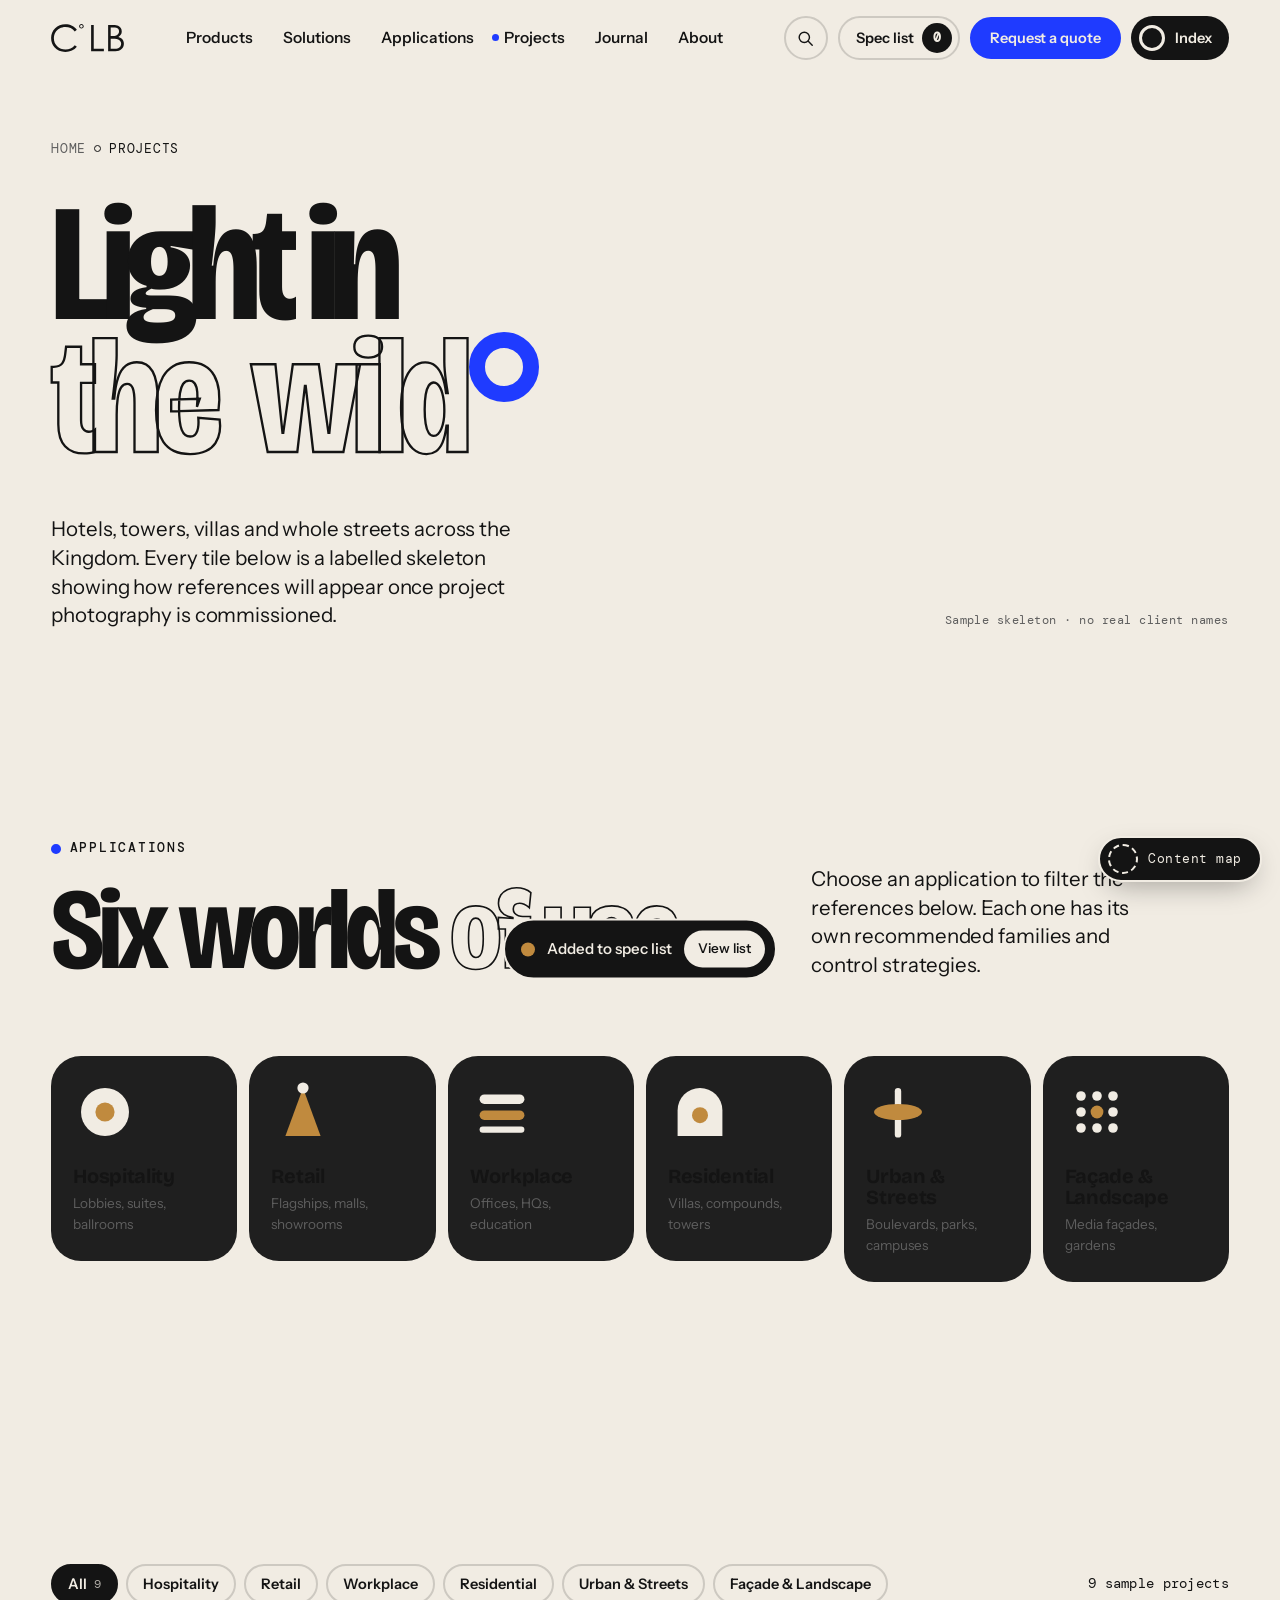
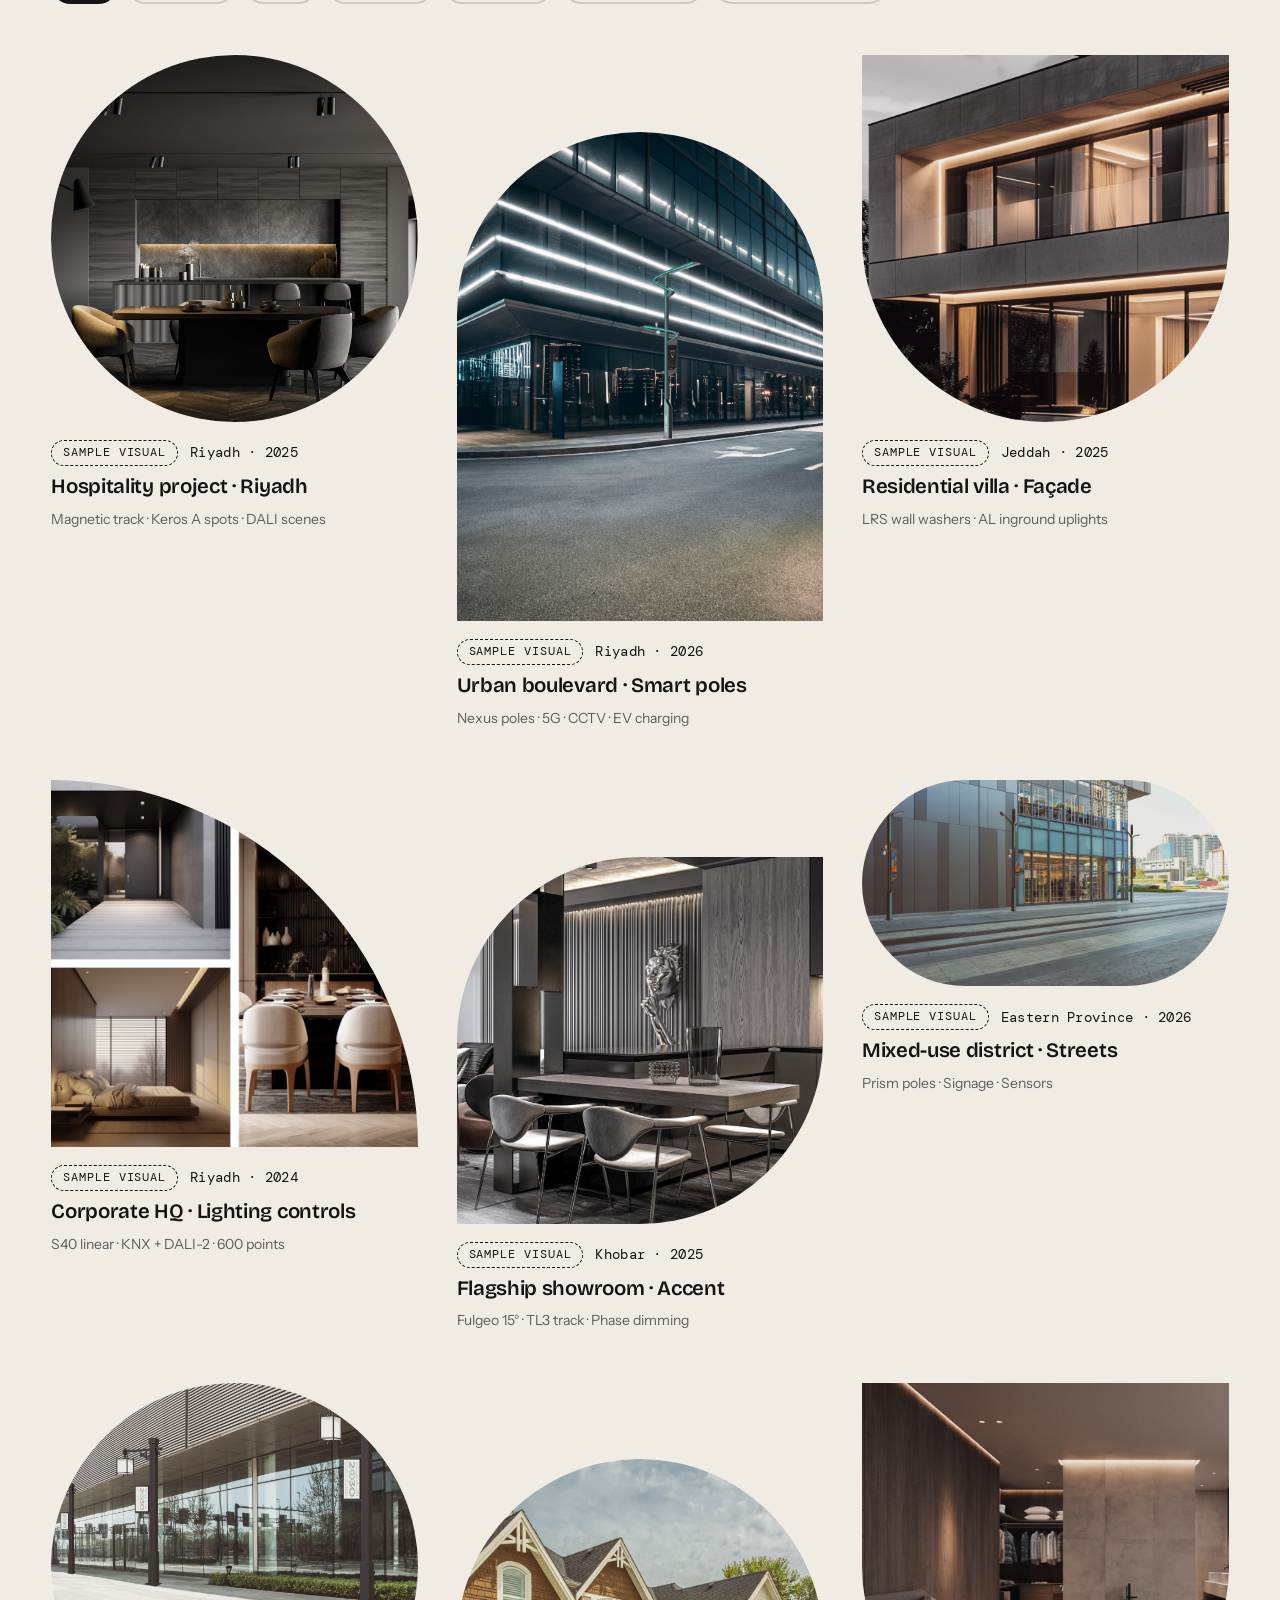
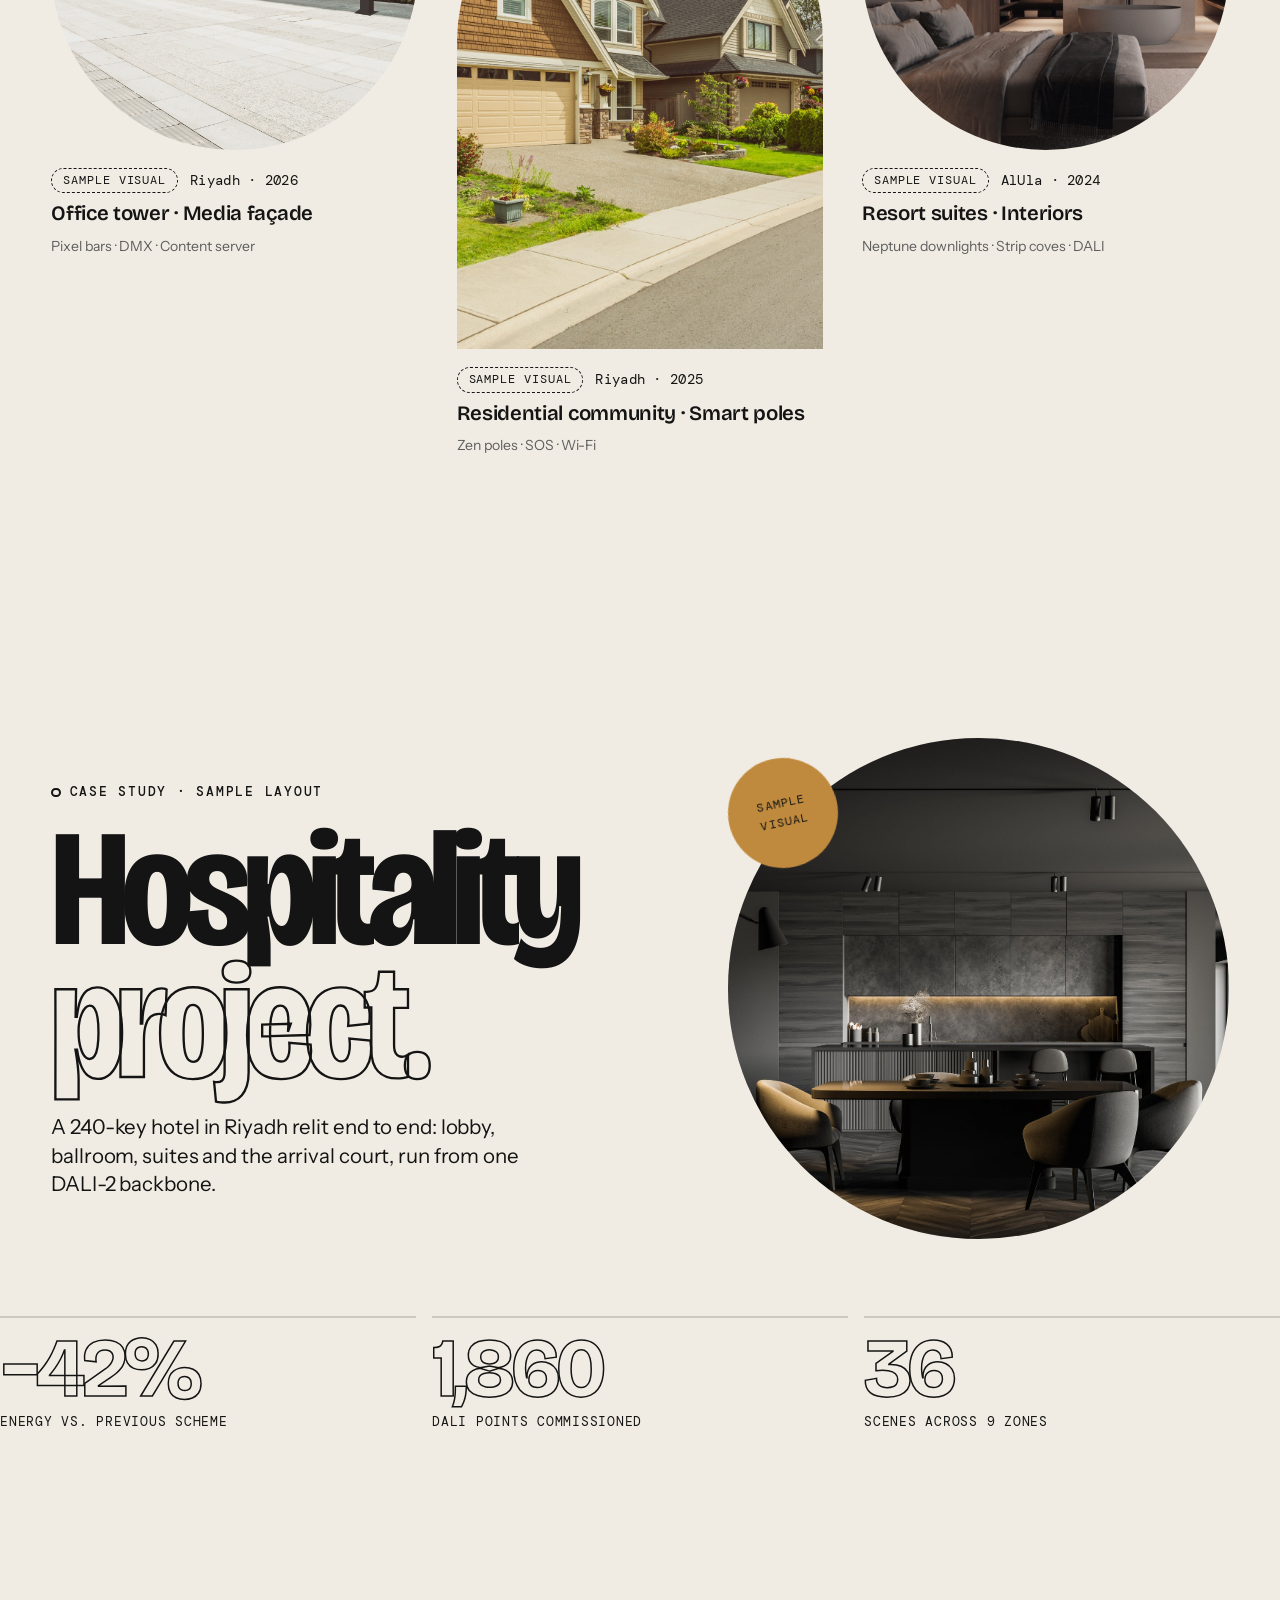
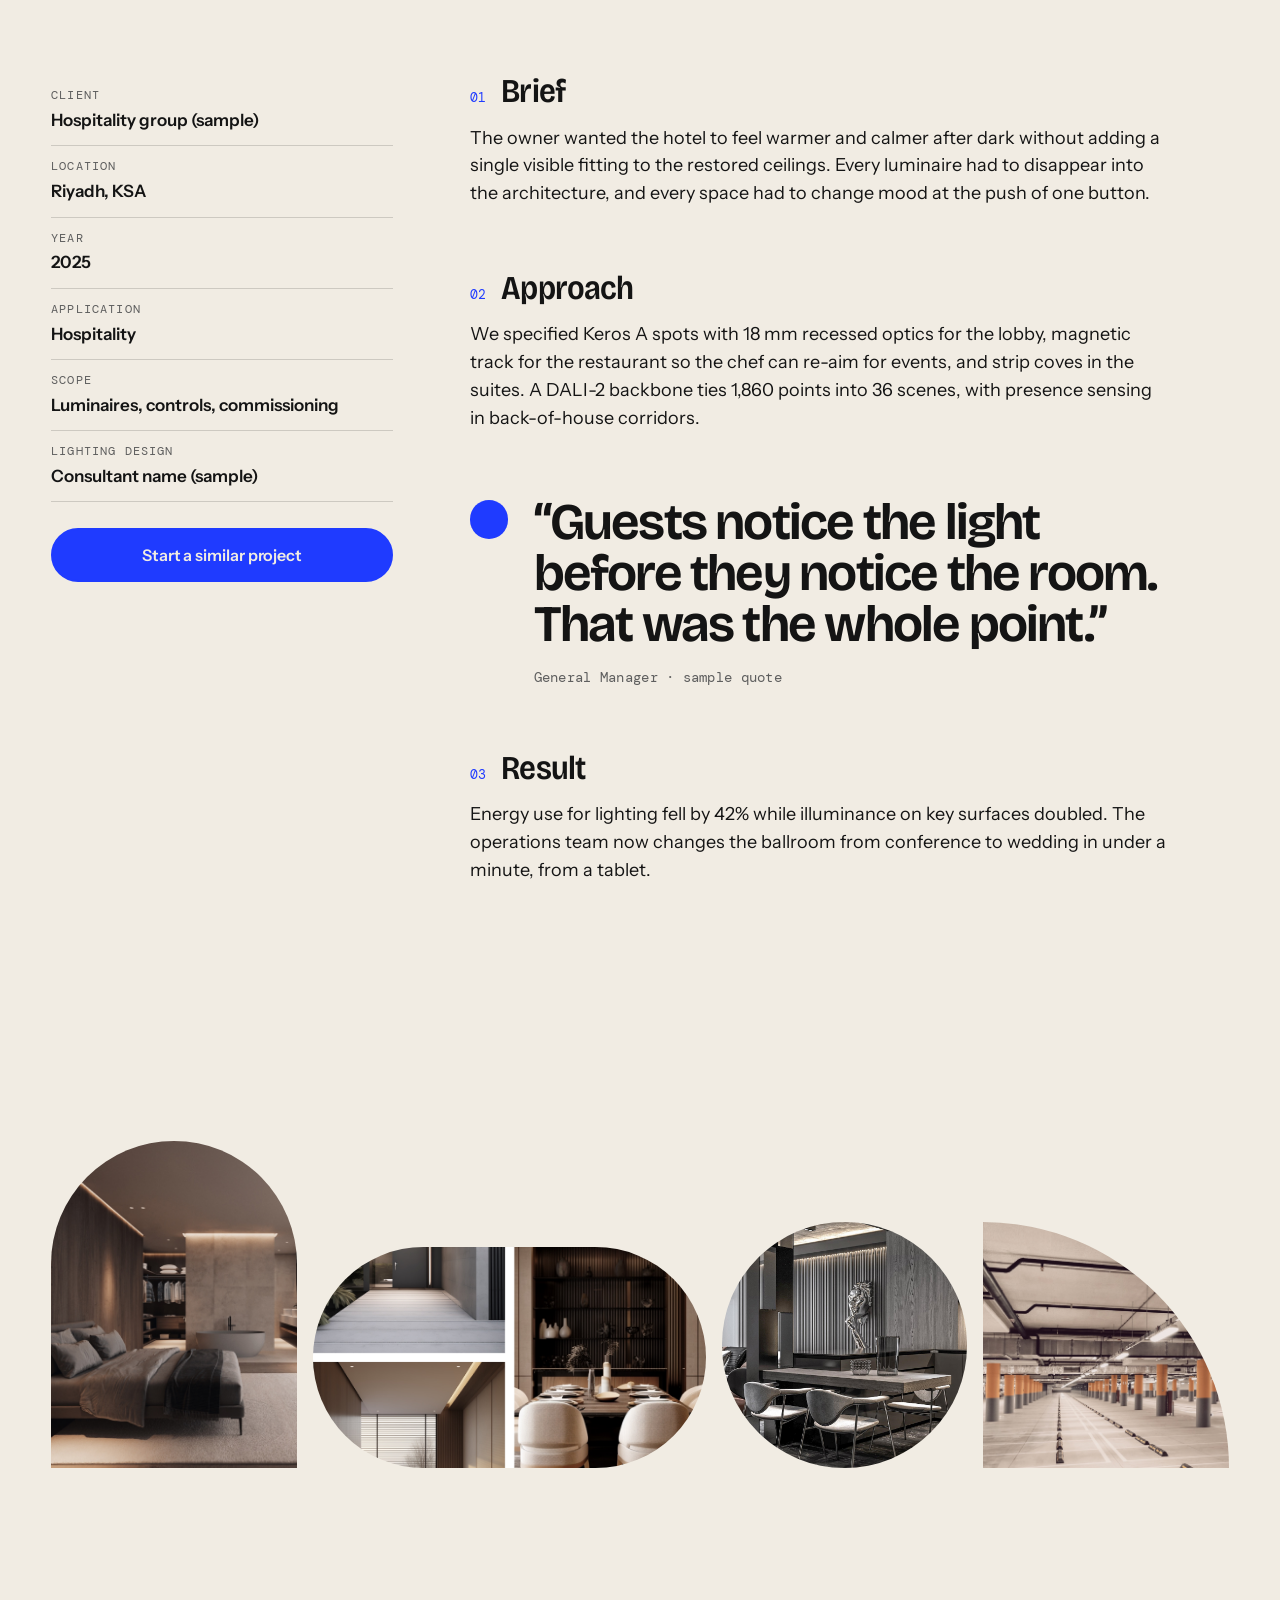
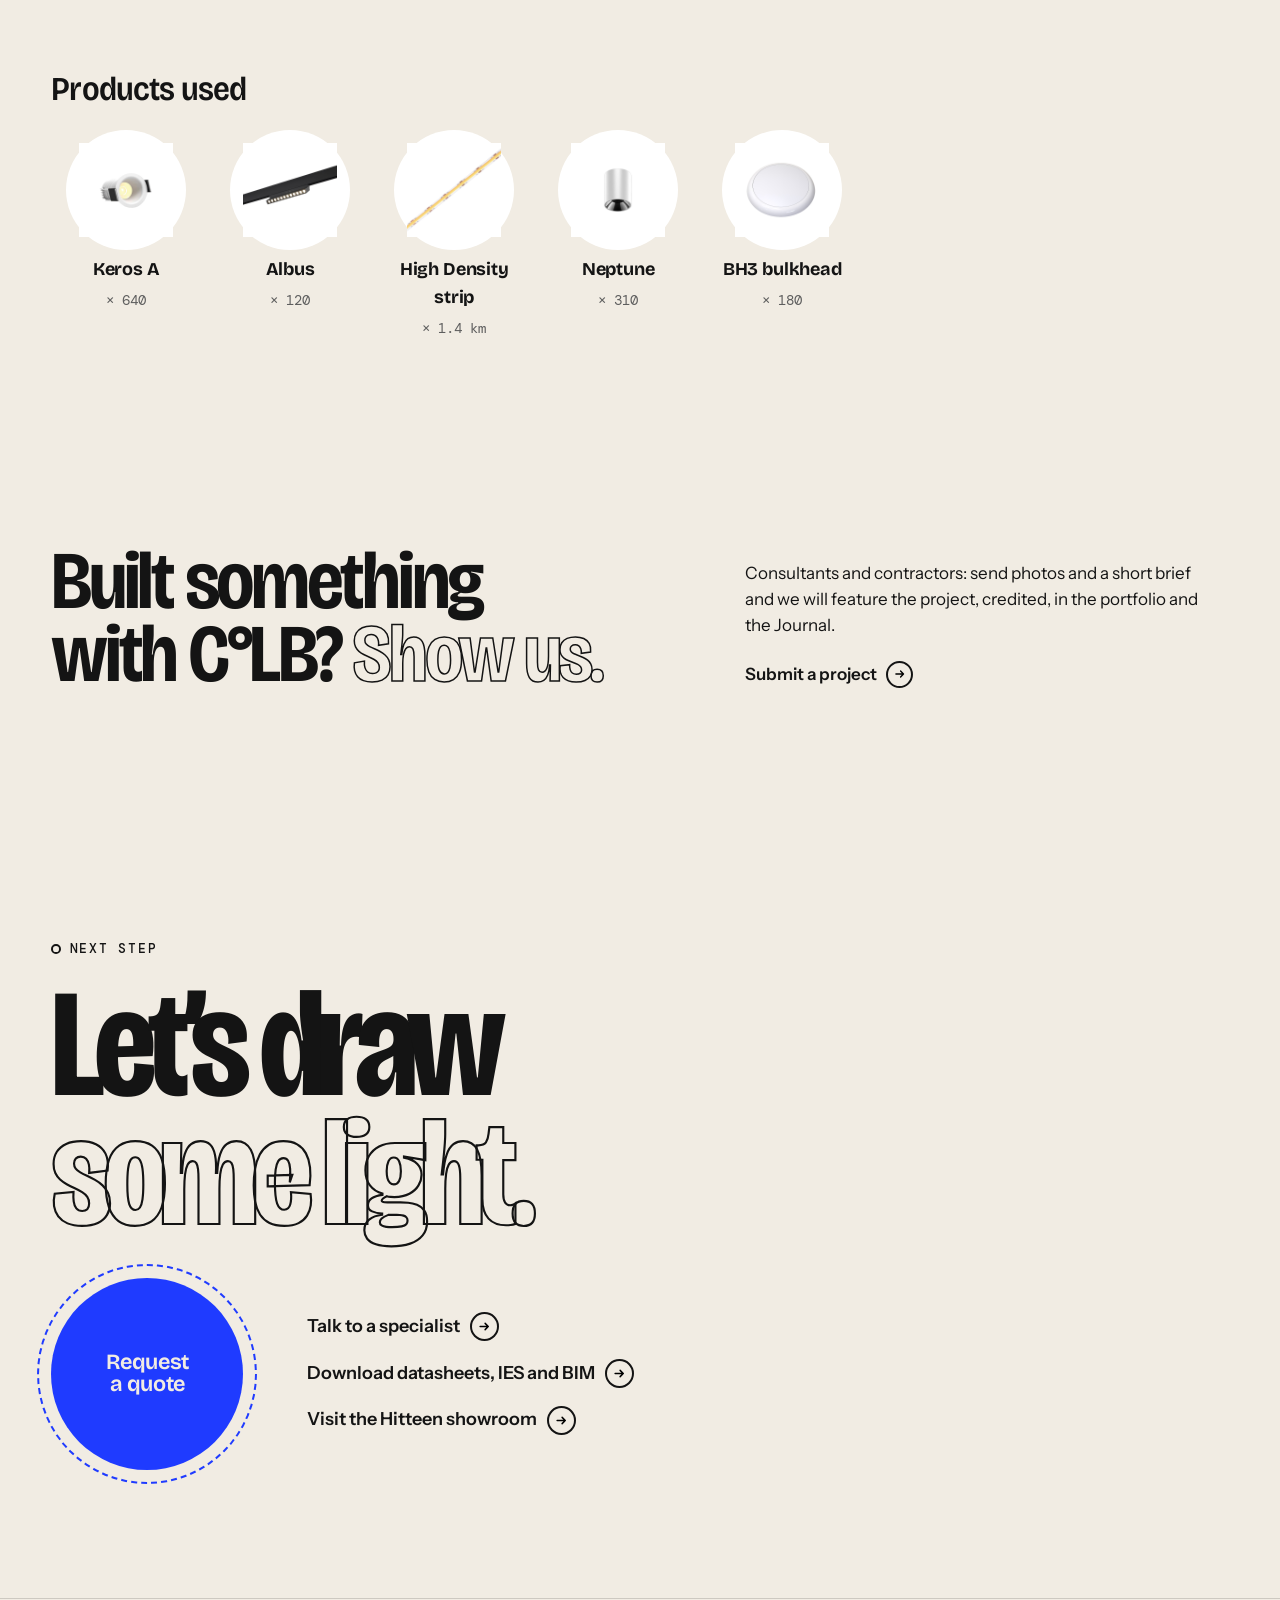
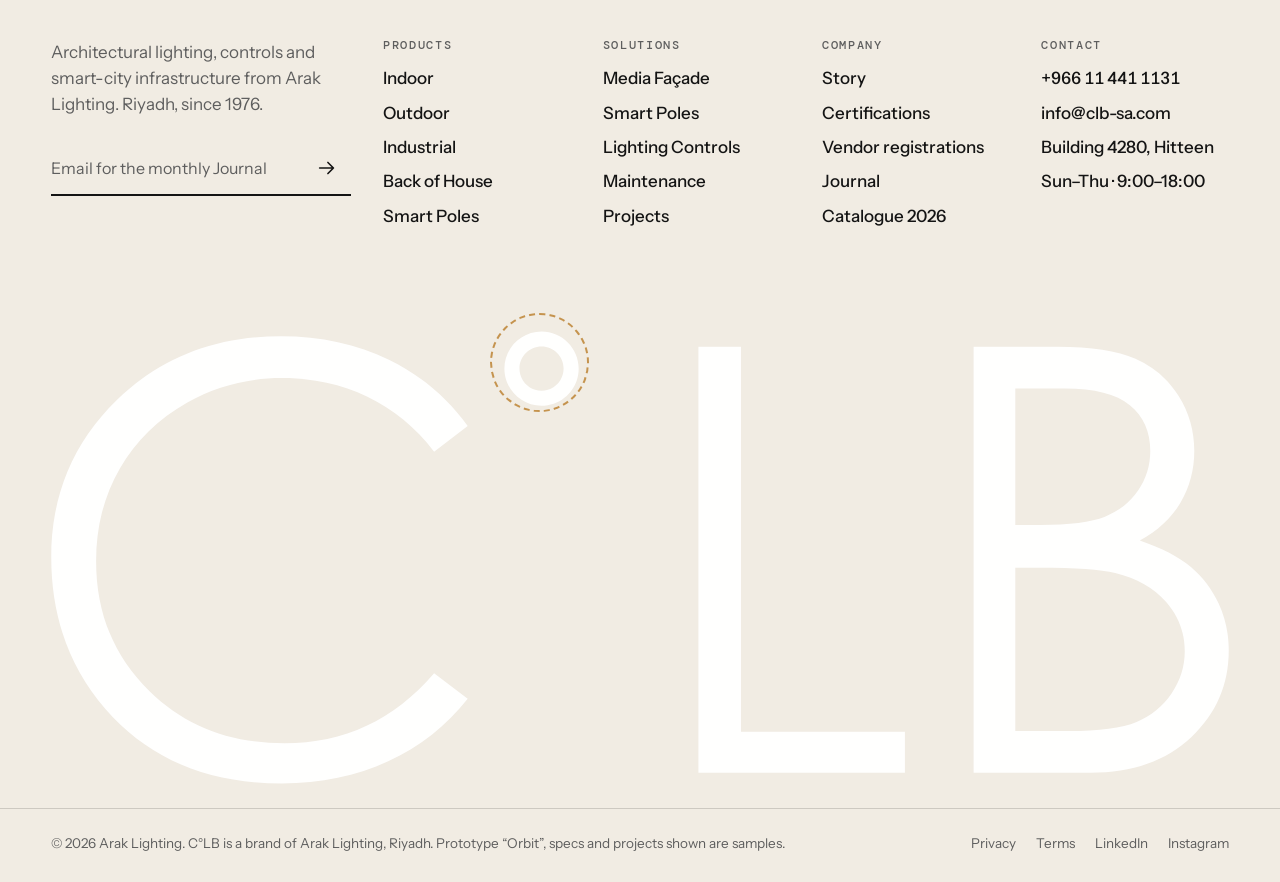
<file: projects.html>
<!doctype html>
<html lang="en" dir="ltr" class="no-js" data-field="bone">
<head>
<meta charset="utf-8">
<meta name="viewport" content="width=device-width, initial-scale=1">
<title>Projects · C°LB</title>
<meta name="description" content="Sample C°LB project references across hospitality, retail, workplace, residential, urban and façade lighting.">
<meta name="theme-color" content="#F1ECE3">
<link rel="icon" href="data:image/svg+xml,%3Csvg xmlns='http://www.w3.org/2000/svg' viewBox='0 0 32 32'%3E%3Ccircle cx='16' cy='16' r='11' fill='none' stroke='%231F3BFF' stroke-width='6'/%3E%3C/svg%3E">
<link rel="preconnect" href="https://fonts.googleapis.com">
<link rel="preconnect" href="https://fonts.gstatic.com" crossorigin>
<link href="https://fonts.googleapis.com/css2?family=Bricolage+Grotesque:opsz,wdth,wght@12..96,75..100,200..800&family=Instrument+Sans:wdth,wght@75..100,400..700&family=DM+Mono:wght@400;500&display=swap" rel="stylesheet">
<link rel="stylesheet" href="assets/style.css?v=20261018276">
<script>
/* Orbit boot: js flag, reduced motion, and the closing half of the iris page transition (pure CSS animation, so it fails open). */
(function (d) {
  var h = d.documentElement; h.classList.remove('no-js'); h.classList.add('js');
  try {
    var rm = window.matchMedia && matchMedia('(prefers-reduced-motion: reduce)').matches;
    if (rm) h.classList.add('rm');
    var s = sessionStorage.getItem('orbit-iris');
    if (s) {
      sessionStorage.removeItem('orbit-iris');
      var p = JSON.parse(s);
      if (!rm && Date.now() - p.t < 4000) {
        h.style.setProperty('--ix', p.x + '%'); h.style.setProperty('--iy', p.y + '%');
        h.classList.add('iris-in');
      }
    }
  } catch (e) {}
})(document);
</script>
</head>
<body class="page-projects">
<a class="skip" href="#main">Skip to content</a>
<header class="hdr" data-content="NAVIGATION: final sitemap labels (max 12 characters each), phone number for the Index menu, 5 product-group names with live counts, search index of products and Journal posts">
  <a class="hdr__brand" href="index.html" aria-label="C°LB home">
    <img class="logo logo--d" src="shared/brand/clb-logo-black.svg" alt="" width="73" height="28">
    <img class="logo logo--l" src="shared/brand/clb-logo-white.svg" alt="" width="73" height="28">
  </a>
  <nav class="hdr__nav" aria-label="Main">
    <ul><li><a href="products.html">Products</a></li><li><a href="solutions.html">Solutions</a></li><li><a href="projects.html#applications">Applications</a></li><li><a href="projects.html" aria-current="page">Projects</a></li><li><a href="journal.html">Journal</a></li><li><a href="about.html">About</a></li></ul>
  </nav>
  <div class="hdr__tools">
    <button class="hdr__icon" type="button" data-search-open aria-label="Search products, projects and the Journal"><svg class="ico" aria-hidden="true"><use href="#i-search"/></svg></button>
    <a class="hdr__spec" href="contact.html#quote"><span class="hdr__spec-l">Spec list</span><span class="count" data-spec-count>0</span></a>
    <a class="btn btn--accent btn--sm hdr__quote" data-magnetic href="contact.html#quote"><span>Request a quote</span></a>
    <button class="hdr__menu" type="button" aria-expanded="false" aria-controls="index-menu" data-menu-btn><span class="hdr__menu-ring" aria-hidden="true"></span><span class="hdr__menu-l">Index</span></button>
  </div>
</header>

<div class="menu" id="index-menu" role="dialog" aria-modal="true" aria-label="Site index" hidden>
  <div class="menu__inner">
    <nav class="menu__main" aria-label="Site index">
      <ol>
        <li><a href="index.html"><i>00</i>Home</a></li>
        <li><a href="products.html"><i>01</i>Products</a></li>
        <li><a href="solutions.html"><i>02</i>Solutions</a></li>
        <li><a href="projects.html#applications"><i>03</i>Applications</a></li>
        <li><a href="projects.html"><i>04</i>Projects</a></li>
        <li><a href="journal.html"><i>05</i>Journal</a></li>
        <li><a href="about.html"><i>06</i>About</a></li>
        <li><a href="contact.html"><i>07</i>Contact</a></li>
      </ol>
    </nav>
    <div class="menu__side">
      <div class="menu__block">
        <h2 class="eyebrow">Product world</h2>
        <ul class="menu__groups">
          <li><a href="products.html#indoor">Indoor <span>85</span></a></li>
          <li><a href="products.html#outdoor">Outdoor <span>64</span></a></li>
          <li><a href="products.html#industrial">Industrial <span>4</span></a></li>
          <li><a href="products.html#back-of-house">Back of House <span>11</span></a></li>
          <li><a href="solutions.html#range">Smart Poles <span>20</span></a></li>
        </ul>
      </div>
      <div class="menu__block">
        <h2 class="eyebrow">Resources</h2>
        <ul class="menu__plain">
          <li><a href="index.html#resources">Catalogue 2026 (PDF)</a></li>
          <li><a href="product.html#downloads">Datasheets, IES and BIM</a></li>
          <li><a href="about.html#quality">Certifications</a></li>
        </ul>
      </div>
      <div class="menu__block menu__contact">
        <a class="num" href="tel:+966114411131">+966 11 441 1131</a>
        <a href="mailto:info@clb-sa.com">info@clb-sa.com</a>
        <p>Building 4280, Northern Ring Branch Rd, Hitteen, Riyadh</p>
      </div>
    </div>
    <button class="menu__close" type="button" data-menu-close aria-label="Close index"><svg class="ico" aria-hidden="true"><use href="#i-close"/></svg></button>
  </div>
</div>

<main id="main">

<section class="phero field field--bone" data-field="bone" data-content="PAGE INTRO: headline ≤4 words + 35-word intro to the reference portfolio. Note: no C°LB project photography exists yet; tiles use labelled brand imagery">
  <div class="wrap">
    <nav class="crumbs" aria-label="Breadcrumb"><ol><li><a href="index.html">Home</a></li><li aria-current="page">Projects</li></ol></nav>
    <h1 class="phero__h mega mega--md"><span data-kin>Light</span> <span data-kin>in</span><br><span class="outline" data-kin>the wild</span><span class="u-ring u-ring--accent" aria-hidden="true"></span></h1>
    <div class="phero__row">
      <p class="lede">Hotels, towers, villas and whole streets across the Kingdom. Every tile below is a labelled skeleton showing how references will appear once project photography is commissioned.</p>
      <p class="sample-note">Sample skeleton · no real client names</p>
    </div>
  </div>
</section>

<!-- Applications -->
<section class="apps field field--ink" id="applications" data-field="ink" data-content="APPLICATIONS: 6 applications, each with a 20-word promise, 1 hero photo ≥2000px (when available) and a list of recommended families">
  <div class="wrap">
    <div class="shead">
      <div><p class="eyebrow eyebrow--dot">Applications</p><h2 class="h1">Six worlds <span class="outline">of use.</span></h2></div>
      <div class="shead__aside"><p class="lede">Choose an application to filter the references below. Each one has its own recommended families and control strategies.</p></div>
    </div>
    <ul class="apps__grid" role="group" aria-label="Filter projects by application">
      <li><button class="app" type="button" data-app="Hospitality"><svg viewBox="0 0 80 80" aria-hidden="true"><circle cx="40" cy="40" r="30" class="a1"/><circle cx="40" cy="40" r="12" class="a2"/></svg><b>Hospitality</b><span>Lobbies, suites, ballrooms</span></button></li>
      <li><button class="app" type="button" data-app="Retail"><svg viewBox="0 0 80 80" aria-hidden="true"><path d="M40 10 18 70h44z" class="a2"/><circle cx="40" cy="10" r="7" class="a1"/></svg><b>Retail</b><span>Flagships, malls, showrooms</span></button></li>
      <li><button class="app" type="button" data-app="Workplace"><svg viewBox="0 0 80 80" aria-hidden="true"><rect x="12" y="18" width="56" height="12" rx="6" class="a1"/><rect x="12" y="38" width="56" height="12" rx="6" class="a2"/><rect x="12" y="58" width="56" height="8" rx="4" class="a1"/></svg><b>Workplace</b><span>Offices, HQs, education</span></button></li>
      <li><button class="app" type="button" data-app="Residential"><svg viewBox="0 0 80 80" aria-hidden="true"><path d="M12 70V38a28 28 0 0 1 56 0v32z" class="a1"/><circle cx="40" cy="44" r="10" class="a2"/></svg><b>Residential</b><span>Villas, compounds, towers</span></button></li>
      <li><button class="app" type="button" data-app="Urban"><svg viewBox="0 0 80 80" aria-hidden="true"><rect x="36" y="10" width="8" height="62" rx="4" class="a1"/><ellipse cx="40" cy="40" rx="30" ry="10" class="a2"/></svg><b>Urban &amp; Streets</b><span>Boulevards, parks, campuses</span></button></li>
      <li><button class="app" type="button" data-app="Facade"><svg viewBox="0 0 80 80" aria-hidden="true"><g class="a1"><circle cx="20" cy="20" r="6"/><circle cx="40" cy="20" r="6"/><circle cx="60" cy="20" r="6"/><circle cx="20" cy="40" r="6"/><circle cx="60" cy="40" r="6"/><circle cx="20" cy="60" r="6"/><circle cx="40" cy="60" r="6"/><circle cx="60" cy="60" r="6"/></g><circle cx="40" cy="40" r="8" class="a2"/></svg><b>Façade &amp; Landscape</b><span>Media façades, gardens</span></button></li>
    </ul>
  </div>
</section>

<!-- Grid -->
<section class="prj field field--bone section" id="grid" data-field="bone" data-projects data-content="PROJECT (Marketing to supply): 6–10 photos ≥2400px, client, location, C°LB products used, 80-word summary. One entry per tile, tagged with its application">
  <div class="wrap">
    <div class="prj__bar">
      <div class="filters__chips" role="group" aria-label="Application filter" data-prj-chips>
        <button class="chip" type="button" data-v="" aria-pressed="true">All <span class="n">9</span></button>
        <button class="chip" type="button" data-v="Hospitality" aria-pressed="false">Hospitality</button>
        <button class="chip" type="button" data-v="Retail" aria-pressed="false">Retail</button>
        <button class="chip" type="button" data-v="Workplace" aria-pressed="false">Workplace</button>
        <button class="chip" type="button" data-v="Residential" aria-pressed="false">Residential</button>
        <button class="chip" type="button" data-v="Urban" aria-pressed="false">Urban &amp; Streets</button>
        <button class="chip" type="button" data-v="Facade" aria-pressed="false">Façade &amp; Landscape</button>
      </div>
      <p class="mono small" aria-live="polite"><span data-prj-n>9</span> sample projects</p>
    </div>
    <ul class="prj__grid" data-prj-grid>
      <li class="pj pj--circle" data-app="Hospitality"><a href="#case"><span class="mask mask--circle"><img src="shared/img/clb/site/clb-hero.jpg" alt="Sample visual: dark hotel lounge with linear and accent lighting" width="2000" height="1333" loading="lazy"></span><span class="pj__meta"><span class="tag tag--sample">Sample visual</span><span class="mono small">Riyadh · 2025</span></span><span class="h4">Hospitality project · Riyadh</span><span class="muted small">Magnetic track · Keros A spots · DALI scenes</span></a></li>
      <li class="pj pj--arch" data-app="Urban"><a href="#case"><span class="mask mask--arch"><img src="shared/img/clb/brochure/pole-scene-05.jpg" alt="Sample visual: boulevard with smart poles" width="2000" height="1333" loading="lazy"></span><span class="pj__meta"><span class="tag tag--sample">Sample visual</span><span class="mono small">Riyadh · 2026</span></span><span class="h4">Urban boulevard · Smart poles</span><span class="muted small">Nexus poles · 5G · CCTV · EV charging</span></a></li>
      <li class="pj pj--half" data-app="Residential"><a href="#case"><span class="mask mask--half"><img src="shared/img/clb/site/collection-outdoor.jpg" alt="Sample visual: villa façade with grazing light" width="1008" height="1800" loading="lazy"></span><span class="pj__meta"><span class="tag tag--sample">Sample visual</span><span class="mono small">Jeddah · 2025</span></span><span class="h4">Residential villa · Façade</span><span class="muted small">LRS wall washers · AL inground uplights</span></a></li>
      <li class="pj pj--quarter" data-app="Workplace"><a href="#case"><span class="mask mask--quarter"><img src="shared/img/clb/site/clb-craft.jpg" alt="Sample visual: executive dining and meeting suite" width="1800" height="1800" loading="lazy"></span><span class="pj__meta"><span class="tag tag--sample">Sample visual</span><span class="mono small">Riyadh · 2024</span></span><span class="h4">Corporate HQ · Lighting controls</span><span class="muted small">S40 linear · KNX + DALI-2 · 600 points</span></a></li>
      <li class="pj pj--lens" data-app="Retail"><a href="#case"><span class="mask mask--lens"><img src="shared/img/clb/site/clb-about.jpg" alt="Sample visual: showroom with sculpture under accent light" width="1877" height="2346" loading="lazy"></span><span class="pj__meta"><span class="tag tag--sample">Sample visual</span><span class="mono small">Khobar · 2025</span></span><span class="h4">Flagship showroom · Accent</span><span class="muted small">Fulgeo 15° · TL3 track · Phase dimming</span></a></li>
      <li class="pj pj--pill" data-app="Urban"><a href="#case"><span class="mask mask--pill"><img src="shared/img/clb/brochure/pole-scene-13.jpg" alt="Sample visual: mixed-use district with smart poles" width="2000" height="1333" loading="lazy"></span><span class="pj__meta"><span class="tag tag--sample">Sample visual</span><span class="mono small">Eastern Province · 2026</span></span><span class="h4">Mixed-use district · Streets</span><span class="muted small">Prism poles · Signage · Sensors</span></a></li>
      <li class="pj pj--circle" data-app="Facade"><a href="#case"><span class="mask mask--circle"><img src="shared/img/clb/brochure/pole-scene-04.jpg" alt="Sample visual: glass tower with linear façade light" width="2000" height="1333" loading="lazy"></span><span class="pj__meta"><span class="tag tag--sample">Sample visual</span><span class="mono small">Riyadh · 2026</span></span><span class="h4">Office tower · Media façade</span><span class="muted small">Pixel bars · DMX · Content server</span></a></li>
      <li class="pj pj--arch" data-app="Residential"><a href="#case"><span class="mask mask--arch"><img src="shared/img/clb/brochure/pole-scene-17.jpg" alt="Sample visual: residential community street" width="2000" height="1333" loading="lazy"></span><span class="pj__meta"><span class="tag tag--sample">Sample visual</span><span class="mono small">Riyadh · 2025</span></span><span class="h4">Residential community · Smart poles</span><span class="muted small">Zen poles · SOS · Wi-Fi</span></a></li>
      <li class="pj pj--half" data-app="Hospitality"><a href="#case"><span class="mask mask--half"><img src="shared/img/clb/site/collection-indoor.jpg" alt="Sample visual: hotel suite with cove and accent lighting" width="1012" height="1800" loading="lazy"></span><span class="pj__meta"><span class="tag tag--sample">Sample visual</span><span class="mono small">AlUla · 2024</span></span><span class="h4">Resort suites · Interiors</span><span class="muted small">Neptune downlights · Strip coves · DALI</span></a></li>
    </ul>
  </div>
</section>

<!-- Case study -->
<article class="case" id="case" aria-labelledby="case-h">
  <header class="case__hero field field--cobalt" data-field="cobalt" data-content="CASE HERO: 1 landscape photo ≥2800px, best view of the scheme; project name ≤6 words; 3 headline results with numbers">
    <div class="wrap case__hgrid">
      <div>
        <p class="eyebrow">Case study · Sample layout</p>
        <h2 class="mega mega--md case__h" id="case-h">Hospitality<br><span class="outline">project.</span></h2>
        <p class="lede">A 240-key hotel in Riyadh relit end to end: lobby, ballroom, suites and the arrival court, run from one DALI-2 backbone.</p>
      </div>
      <div class="case__disc"><span class="mask mask--circle"><img src="shared/img/clb/site/clb-hero.jpg" alt="Sample visual: hotel lounge with layered light" width="2000" height="1333" loading="lazy"></span><span class="case__stamp mono">Sample<br>visual</span></div>
    </div>
    <ul class="case__kpis wrap">
      <li><b class="outline">−42%</b><span>energy vs. previous scheme</span></li>
      <li><b class="outline">1,860</b><span>DALI points commissioned</span></li>
      <li><b class="outline">36</b><span>scenes across 9 zones</span></li>
    </ul>
  </header>

  <div class="case__body field field--bone section" data-field="bone" data-content="PROJECT FACTS + STORY: client, location, year, application, scope, lighting designer, products with quantities; brief / approach / result ≈120 words each; 1 client quote with name and role">
    <div class="wrap case__grid">
      <aside class="case__facts">
        <dl>
          <div><dt>Client</dt><dd>Hospitality group (sample)</dd></div>
          <div><dt>Location</dt><dd>Riyadh, KSA</dd></div>
          <div><dt>Year</dt><dd>2025</dd></div>
          <div><dt>Application</dt><dd>Hospitality</dd></div>
          <div><dt>Scope</dt><dd>Luminaires, controls, commissioning</dd></div>
          <div><dt>Lighting design</dt><dd>Consultant name (sample)</dd></div>
        </dl>
        <a class="btn btn--accent" href="contact.html#quote" data-magnetic><span>Start a similar project</span></a>
      </aside>
      <div class="case__story">
        <section><h3 class="h3"><span class="case__n">01</span>Brief</h3><p>The owner wanted the hotel to feel warmer and calmer after dark without adding a single visible fitting to the restored ceilings. Every luminaire had to disappear into the architecture, and every space had to change mood at the push of one button.</p></section>
        <section><h3 class="h3"><span class="case__n">02</span>Approach</h3><p>We specified Keros A spots with 18 mm recessed optics for the lobby, magnetic track for the restaurant so the chef can re-aim for events, and strip coves in the suites. A DALI-2 backbone ties 1,860 points into 36 scenes, with presence sensing in back-of-house corridors.</p></section>
        <blockquote class="case__quote"><p>“Guests notice the light before they notice the room. That was the whole point.”</p><footer class="mono small">General Manager · sample quote</footer></blockquote>
        <section><h3 class="h3"><span class="case__n">03</span>Result</h3><p>Energy use for lighting fell by 42% while illuminance on key surfaces doubled. The operations team now changes the ballroom from conference to wedding in under a minute, from a tablet.</p></section>
      </div>
    </div>
  </div>

  <div class="case__gal field field--paper section--tight" data-field="paper" data-content="PROJECT GALLERY: 6–10 photos ≥2400px mixing wide views, luminaire details in place and one hero scene">
    <div class="wrap">
      <ul class="gal">
        <li class="gal__a"><span class="mask mask--arch"><img src="shared/img/clb/site/collection-indoor.jpg" alt="Sample visual: suite" width="1012" height="1800" loading="lazy"></span></li>
        <li class="gal__b"><span class="mask mask--pill"><img src="shared/img/clb/site/clb-craft.jpg" alt="Sample visual: dining" width="1800" height="1800" loading="lazy"></span></li>
        <li class="gal__c"><span class="mask mask--circle"><img src="shared/img/clb/site/clb-about.jpg" alt="Sample visual: lounge sculpture" width="1877" height="2346" loading="lazy"></span></li>
        <li class="gal__d"><span class="mask mask--quarter"><img src="shared/img/clb/site/collection-boh.jpg" alt="Sample visual: back-of-house car park" width="1012" height="1800" loading="lazy"></span></li>
      </ul>
    </div>
  </div>

  <div class="case__used field field--bone section--tight" data-field="bone" data-content="PRODUCTS USED: C°LB products with quantities (Marketing to confirm)">
    <div class="wrap">
      <h3 class="h3">Products used</h3>
      <ul class="used">
        <li><a href="product.html"><span class="used__d"><img src="shared/img/products/keros.jpg" alt="" width="800" height="800" loading="lazy"></span><b>Keros A</b><small>× 640</small></a></li>
        <li><a href="product.html?p=albus"><span class="used__d"><img src="shared/img/products/albus.jpg" alt="" width="800" height="800" loading="lazy"></span><b>Albus</b><small>× 120</small></a></li>
        <li><a href="product.html?p=high-density-series"><span class="used__d"><img src="shared/img/products/high-density-series.jpg" alt="" width="800" height="800" loading="lazy"></span><b>High Density strip</b><small>× 1.4 km</small></a></li>
        <li><a href="product.html?p=neptune"><span class="used__d"><img src="shared/img/products/neptune.jpg" alt="" width="800" height="800" loading="lazy"></span><b>Neptune</b><small>× 310</small></a></li>
        <li><a href="product.html?p=bh2-series"><span class="used__d"><img src="shared/img/products/bh2-series.jpg" alt="" width="800" height="800" loading="lazy"></span><b>BH3 bulkhead</b><small>× 180</small></a></li>
      </ul>
    </div>
  </div>
</article>

<section class="submit field field--brass section--tight" data-field="brass" data-content="CTA: 20-word invitation for project submissions from consultants and clients + submission email">
  <div class="wrap submit__grid">
    <h2 class="h2">Built something with C°LB? <span class="outline">Show us.</span></h2>
    <div><p>Consultants and contractors: send photos and a short brief and we will feature the project, credited, in the portfolio and the Journal.</p><a class="link-arrow" href="contact.html">Submit a project</a></div>
  </div>
</section>

</main>

<footer class="ftr field field--ink" data-field="ink" data-content="FOOTER: legal entity name and CR number, social links (LinkedIn, Instagram), newsletter provider, privacy and terms pages, response-time promise for the CTA">
  <div class="ftr__cta wrap">
    <p class="eyebrow">Next step</p>
    <h2 class="ftr__h"><span>Let’s draw</span> <span class="outline">some light.</span></h2>
    <div class="ftr__actions">
      <a class="btn-orb" data-magnetic href="contact.html#quote"><span class="btn-orb__ring" aria-hidden="true"></span><span class="btn-orb__l">Request<br>a quote</span></a>
      <div class="ftr__lines">
        <a class="link-arrow" href="contact.html#spec">Talk to a specialist</a>
        <a class="link-arrow" href="product.html#downloads">Download datasheets, IES and BIM</a>
        <a class="link-arrow" href="contact.html#showroom">Visit the Hitteen showroom</a>
      </div>
    </div>
  </div>
  <div class="ftr__grid wrap">
    <div class="ftr__brand">
      <p>Architectural lighting, controls and smart-city infrastructure from Arak Lighting. Riyadh, since 1976.</p>
      <form class="nl" data-newsletter novalidate aria-label="Journal newsletter">
        <label class="sr-only" for="nl-email">Email address</label>
        <input id="nl-email" type="email" required placeholder="Email for the monthly Journal" autocomplete="email">
        <button type="submit" aria-label="Subscribe"><svg class="ico" aria-hidden="true"><use href="#i-arrow"/></svg></button>
      </form>
    </div>
    <div class="ftr__col">
      <h2>Products</h2>
      <ul><li><a href="products.html#indoor">Indoor</a></li><li><a href="products.html#outdoor">Outdoor</a></li><li><a href="products.html#industrial">Industrial</a></li><li><a href="products.html#back-of-house">Back of House</a></li><li><a href="solutions.html#range">Smart Poles</a></li></ul>
    </div>
    <div class="ftr__col">
      <h2>Solutions</h2>
      <ul><li><a href="journal.html#media-facade">Media Façade</a></li><li><a href="solutions.html">Smart Poles</a></li><li><a href="index.html#solutions">Lighting Controls</a></li><li><a href="journal.html#maintenance">Maintenance</a></li><li><a href="projects.html">Projects</a></li></ul>
    </div>
    <div class="ftr__col">
      <h2>Company</h2>
      <ul><li><a href="about.html">Story</a></li><li><a href="about.html#quality">Certifications</a></li><li><a href="about.html#vendors">Vendor registrations</a></li><li><a href="journal.html">Journal</a></li><li><a href="index.html#resources">Catalogue 2026</a></li></ul>
    </div>
    <div class="ftr__col">
      <h2>Contact</h2>
      <ul>
        <li><a class="num" href="tel:+966114411131">+966 11 441 1131</a></li>
        <li><a href="mailto:info@clb-sa.com">info@clb-sa.com</a></li>
        <li><a href="contact.html#showroom">Building 4280, Hitteen</a></li>
        <li><a href="contact.html#showroom">Sun–Thu · 9:00–18:00</a></li>
      </ul>
    </div>
  </div>
  <div class="ftr__mark wrap" aria-hidden="true">
    <img src="shared/brand/clb-logo-white.svg" alt="" width="624" height="240" loading="lazy">
    <span class="ftr__orbit"></span>
  </div>
  <div class="ftr__legal wrap">
    <span>© 2026 Arak Lighting. C°LB is a brand of Arak Lighting, Riyadh. Prototype “Orbit”, specs and projects shown are samples.</span>
    <ul><li><a href="#">Privacy</a></li><li><a href="#">Terms</a></li><li><a href="#" aria-label="C°LB on LinkedIn">LinkedIn</a></li><li><a href="#" aria-label="C°LB on Instagram">Instagram</a></li></ul>
  </div>
</footer>

<button type="button" class="cm-fab" aria-pressed="false" title="Outline every content slot Marketing must supply"><span class="cm-fab__dot" aria-hidden="true"></span><span class="cm-fab__l">Content map</span><span class="cm-fab__n"></span></button>
<p class="cm-banner" role="status"><span><b>Content map is on.</b> Every dashed outline is a content slot. The blue tag says what Marketing must supply, and in which format.</span></p>
<div class="toast" role="status" aria-live="polite"><span class="toast__dot" aria-hidden="true"></span><span data-toast-msg>Added to spec list</span><a href="contact.html#quote">View list</a></div>

<div class="search" id="search" role="dialog" aria-modal="true" aria-label="Search" hidden>
  <div class="search__inner wrap">
    <label class="sr-only" for="search-q">Search</label>
    <input id="search-q" class="search__q" type="search" placeholder="Search 164 luminaires, poles, guides…" autocomplete="off">
    <p class="search__hint">Try “spot”, “IP67”, “bollard”, “KNX”.</p>
    <ul class="search__res" data-search-results></ul>
    <button class="search__close" type="button" data-search-close aria-label="Close search"><svg class="ico" aria-hidden="true"><use href="#i-close"/></svg></button>
  </div>
</div>

<div class="cursor" aria-hidden="true"><span class="cursor__ring"></span><span class="cursor__label"></span></div>
<div class="pool" aria-hidden="true"></div>

<svg width="0" height="0" style="position:absolute" aria-hidden="true" focusable="false">
<symbol id="i-search" viewBox="0 0 24 24"><circle cx="10.5" cy="10.5" r="6.5" fill="none" stroke="currentColor" stroke-width="1.8"/><path d="m15.5 15.5 5 5" stroke="currentColor" stroke-width="1.8" stroke-linecap="round"/></symbol>
<symbol id="i-close" viewBox="0 0 24 24"><path d="M6 6l12 12M18 6 6 18" stroke="currentColor" stroke-width="1.8" stroke-linecap="round"/></symbol>
<symbol id="i-arrow" viewBox="0 0 24 24"><path d="M4 12h15m-6-6 6 6-6 6" fill="none" stroke="currentColor" stroke-width="1.8" stroke-linecap="round" stroke-linejoin="round"/></symbol>
<symbol id="i-plus" viewBox="0 0 24 24"><path d="M12 5v14M5 12h14" stroke="currentColor" stroke-width="1.8" stroke-linecap="round"/></symbol>
<symbol id="i-check" viewBox="0 0 24 24"><path d="m5 12.5 4.5 4.5L19 7.5" fill="none" stroke="currentColor" stroke-width="2" stroke-linecap="round" stroke-linejoin="round"/></symbol>
<symbol id="i-download" viewBox="0 0 24 24"><path d="M12 4v11m0 0 4.5-4.5M12 15l-4.5-4.5M5 19.5h14" fill="none" stroke="currentColor" stroke-width="1.8" stroke-linecap="round" stroke-linejoin="round"/></symbol>
<symbol id="i-prev" viewBox="0 0 24 24"><path d="M20 12H5m6-6-6 6 6 6" fill="none" stroke="currentColor" stroke-width="1.8" stroke-linecap="round" stroke-linejoin="round"/></symbol>
<symbol id="i-light" viewBox="0 0 32 32"><circle cx="16" cy="10" r="5" fill="none" stroke="currentColor" stroke-width="2"/><path d="M10 28l6-13 6 13z" fill="currentColor" opacity=".35"/></symbol>
<symbol id="i-5g" viewBox="0 0 32 32"><path d="M8 22a11 11 0 0 1 0-12M24 10a11 11 0 0 1 0 12M12 19a5.5 5.5 0 0 1 0-6M20 13a5.5 5.5 0 0 1 0 6" fill="none" stroke="currentColor" stroke-width="2" stroke-linecap="round"/><circle cx="16" cy="16" r="2" fill="currentColor"/></symbol>
<symbol id="i-cctv" viewBox="0 0 32 32"><path d="M5 11l17-5 3 9-17 5z" fill="none" stroke="currentColor" stroke-width="2" stroke-linejoin="round"/><path d="M14 18l2 6h7" fill="none" stroke="currentColor" stroke-width="2" stroke-linecap="round"/><circle cx="21" cy="11" r="1.6" fill="currentColor"/></symbol>
<symbol id="i-sensor" viewBox="0 0 32 32"><circle cx="16" cy="16" r="3" fill="currentColor"/><circle cx="16" cy="16" r="8" fill="none" stroke="currentColor" stroke-width="2" stroke-dasharray="3 3"/><circle cx="16" cy="16" r="13" fill="none" stroke="currentColor" stroke-width="2" opacity=".5"/></symbol>
<symbol id="i-screen" viewBox="0 0 32 32"><rect x="7" y="4" width="18" height="22" rx="2" fill="none" stroke="currentColor" stroke-width="2"/><path d="M11 10h10M11 15h10M11 20h6" stroke="currentColor" stroke-width="2" stroke-linecap="round"/></symbol>
<symbol id="i-ev" viewBox="0 0 32 32"><rect x="7" y="5" width="13" height="23" rx="2" fill="none" stroke="currentColor" stroke-width="2"/><path d="M14.5 10l-3 6h4l-2 6" fill="none" stroke="currentColor" stroke-width="2" stroke-linejoin="round"/><path d="M20 12h3a2 2 0 0 1 2 2v7a2 2 0 0 0 4 0v-9l-3-3" fill="none" stroke="currentColor" stroke-width="2" stroke-linecap="round"/></symbol>
<symbol id="i-sos" viewBox="0 0 32 32"><circle cx="16" cy="16" r="11" fill="none" stroke="currentColor" stroke-width="2"/><path d="M16 9v9" stroke="currentColor" stroke-width="2.4" stroke-linecap="round"/><circle cx="16" cy="22.5" r="1.6" fill="currentColor"/></symbol>
<symbol id="i-wifi" viewBox="0 0 32 32"><path d="M4 12a17 17 0 0 1 24 0M8 16.5a11 11 0 0 1 16 0M12 21a5 5 0 0 1 8 0" fill="none" stroke="currentColor" stroke-width="2" stroke-linecap="round"/><circle cx="16" cy="25" r="2" fill="currentColor"/></symbol>
</svg>

<script src="assets/main.js?v=20261018276" defer></script>
<script src="assets/orbit.js?v=20261018276" defer></script>
</body>
</html>
</file>
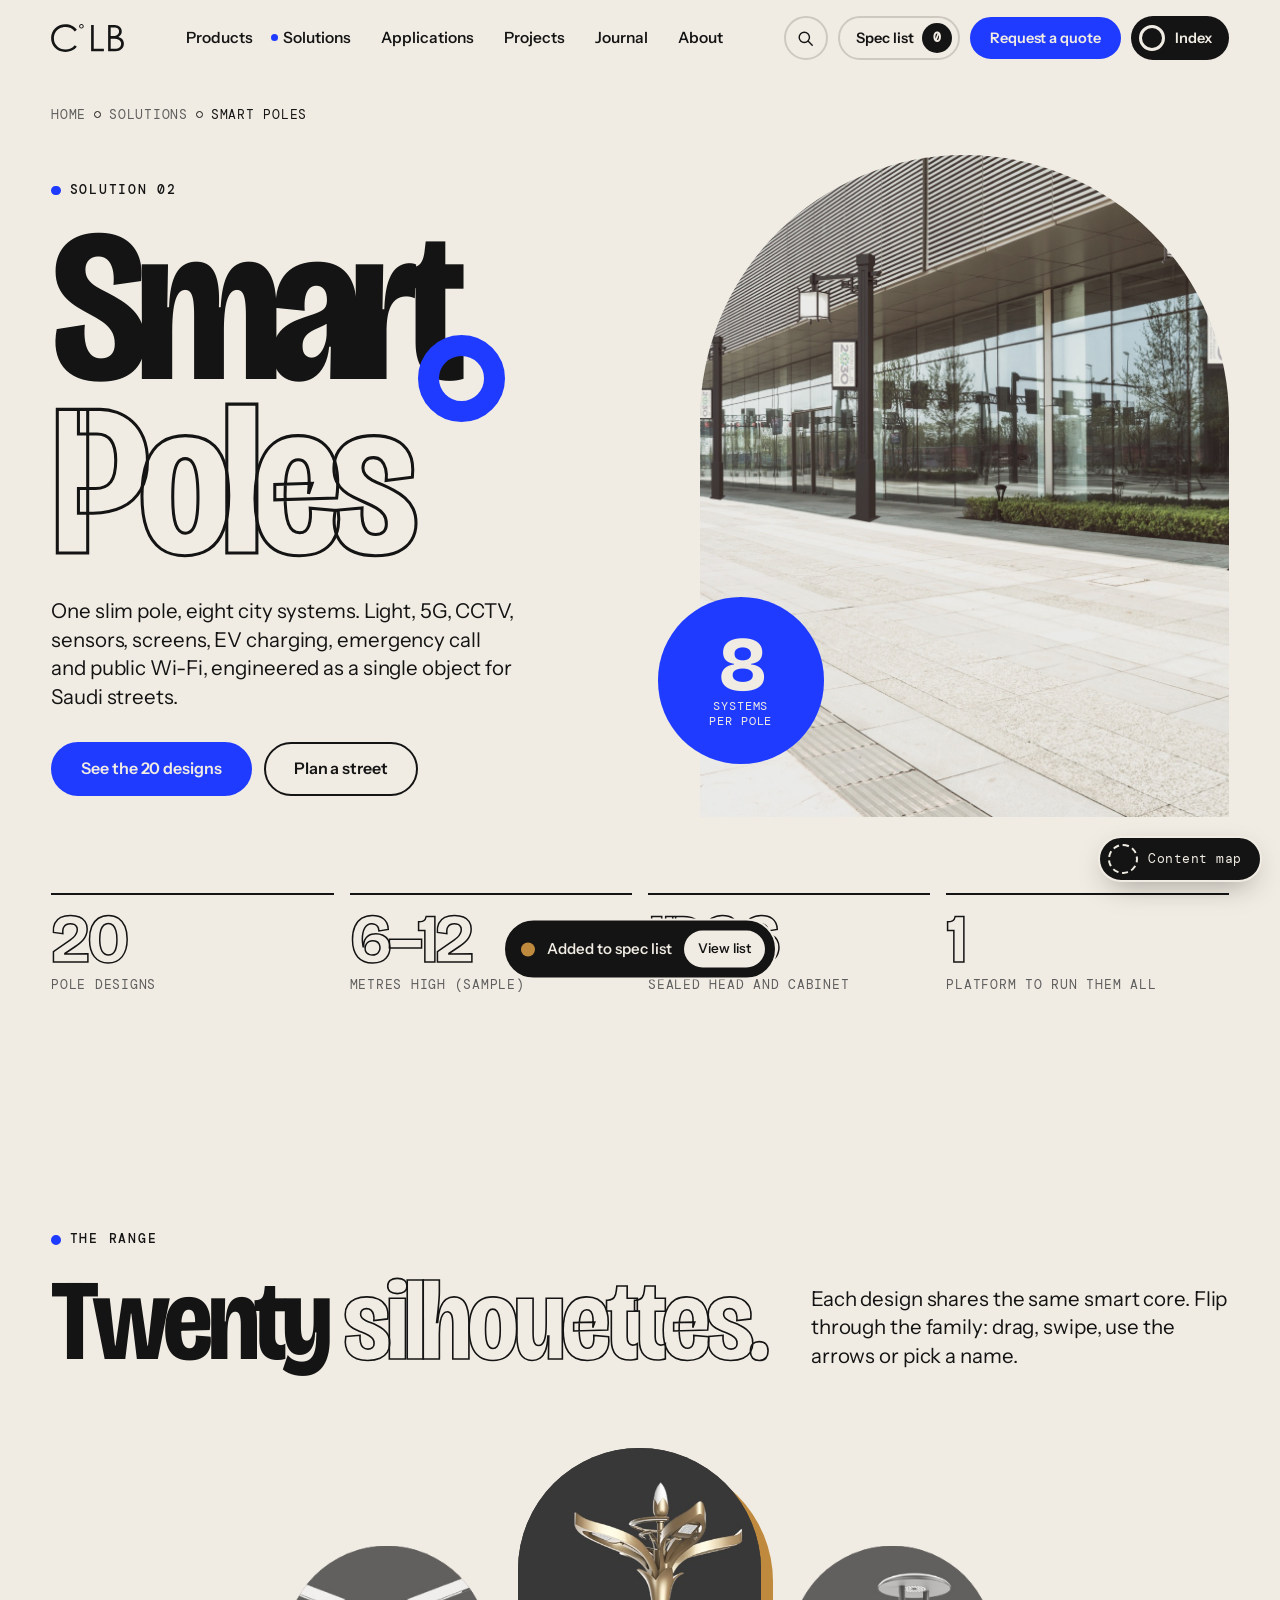
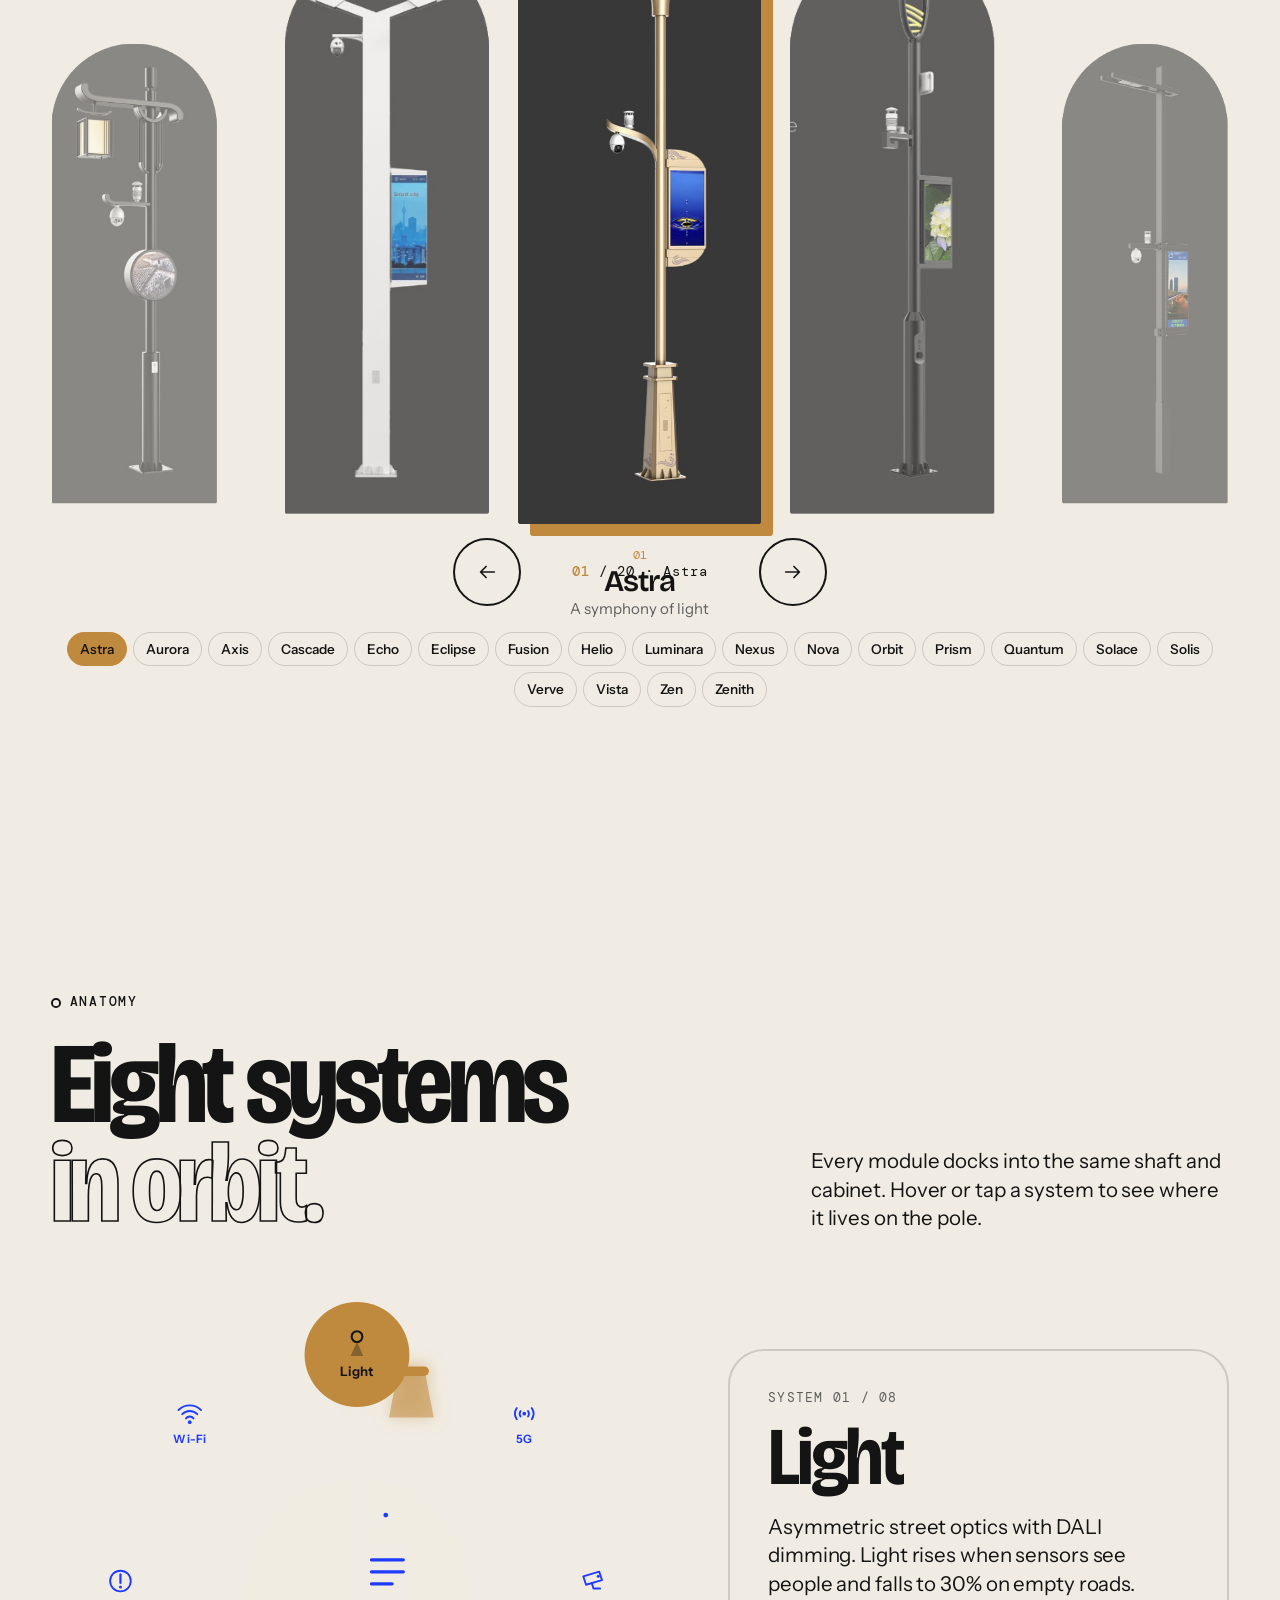
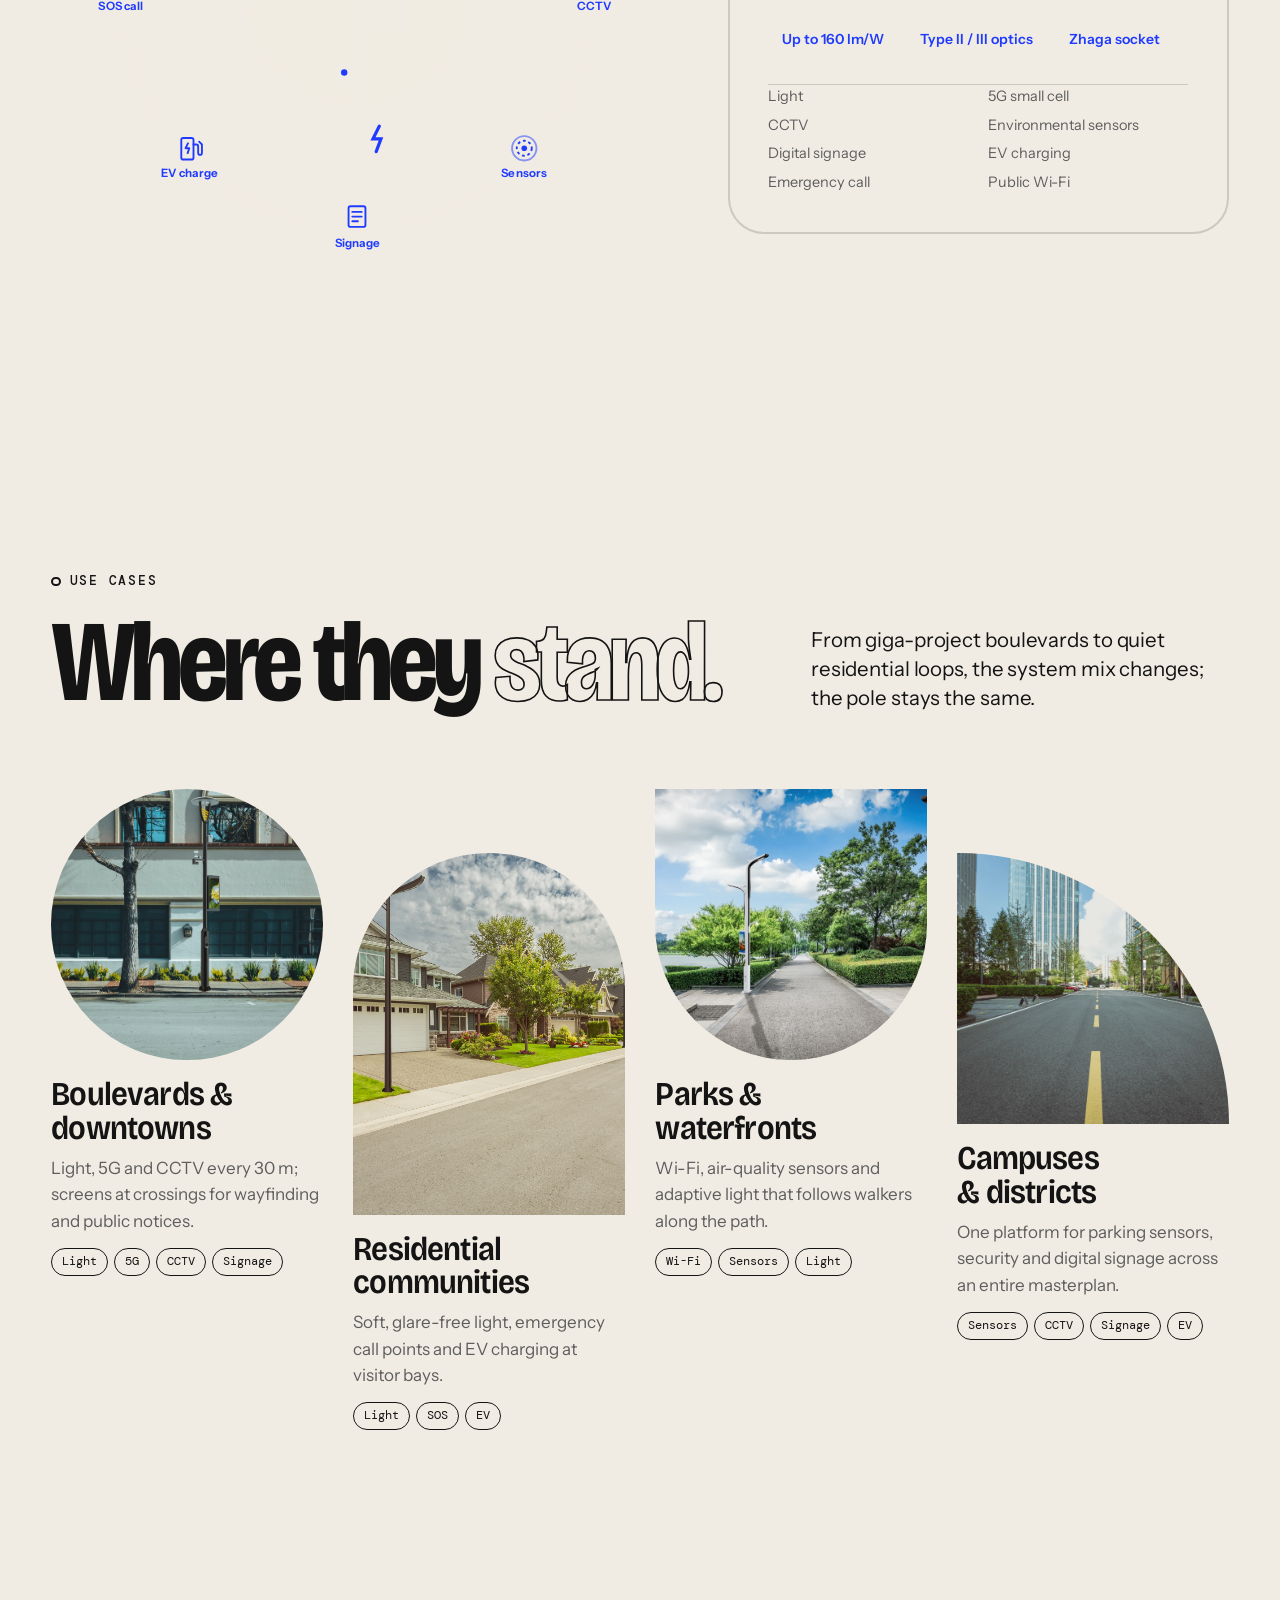
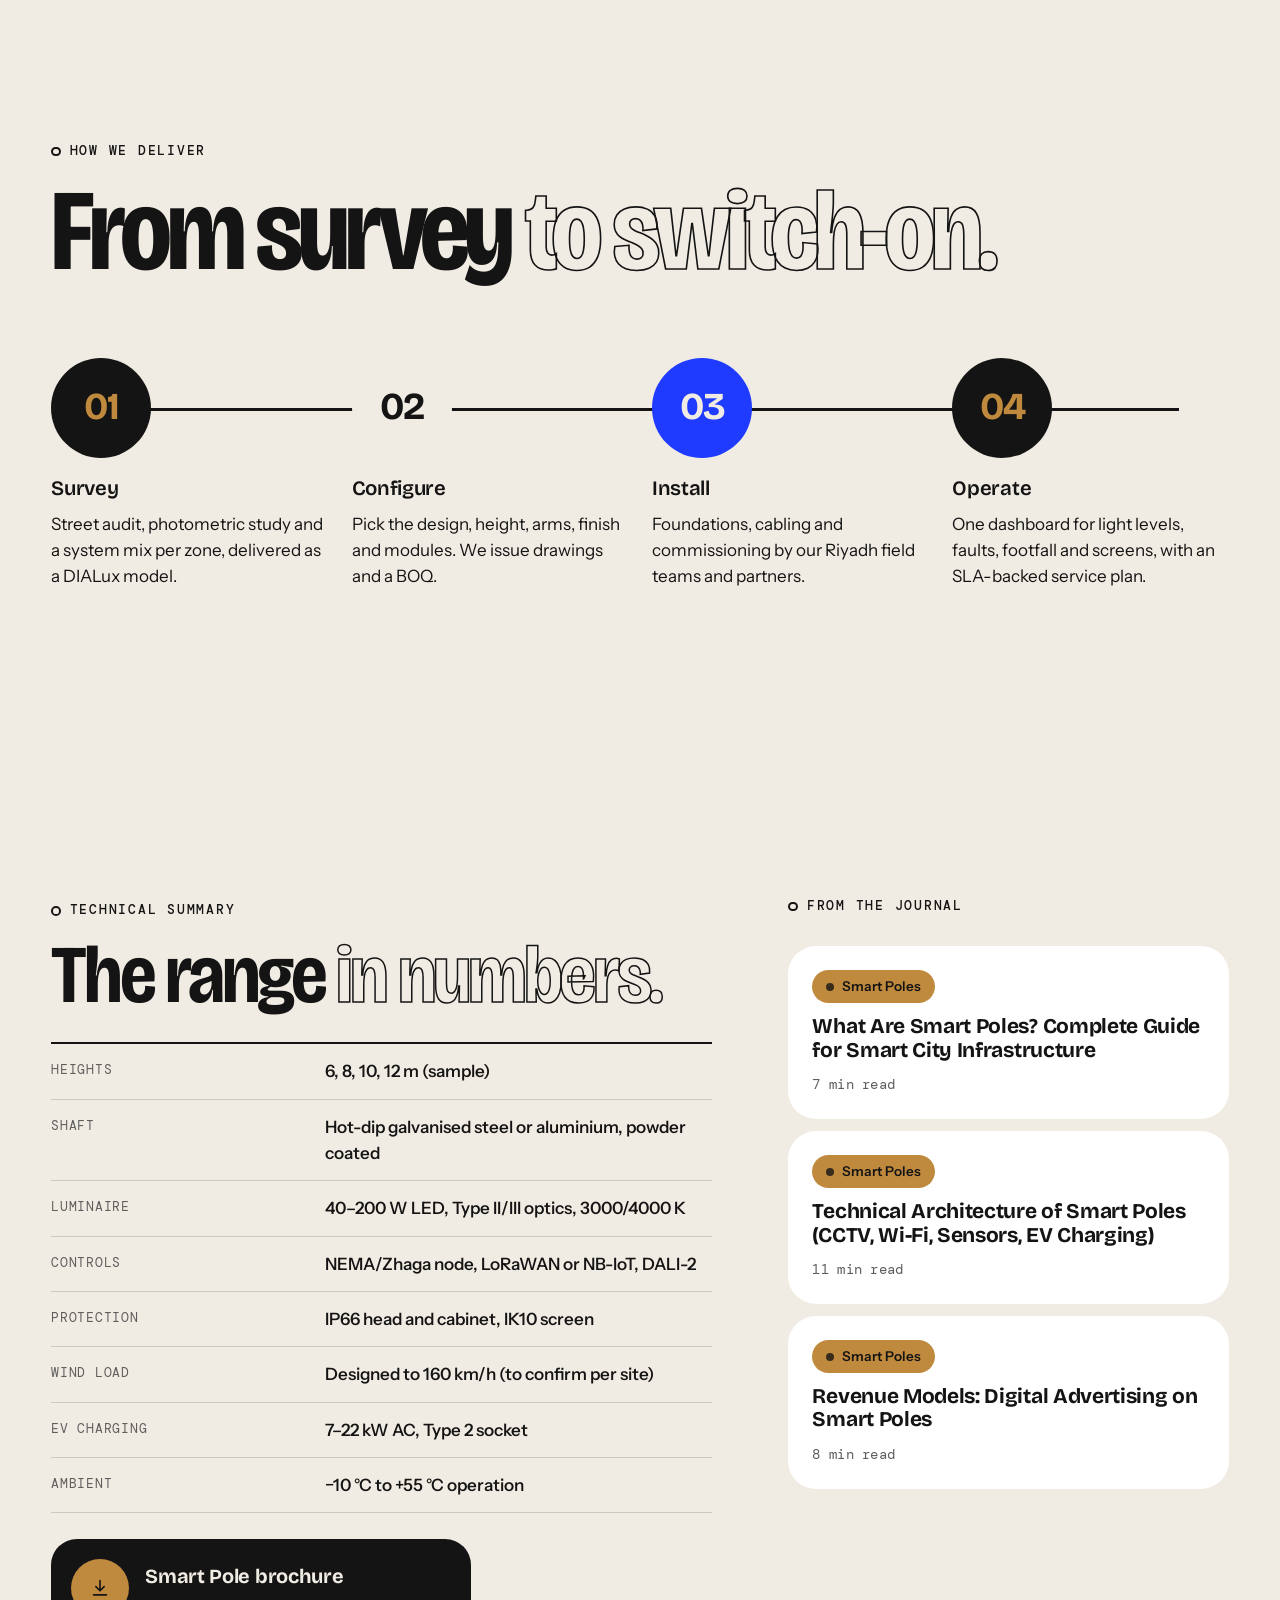
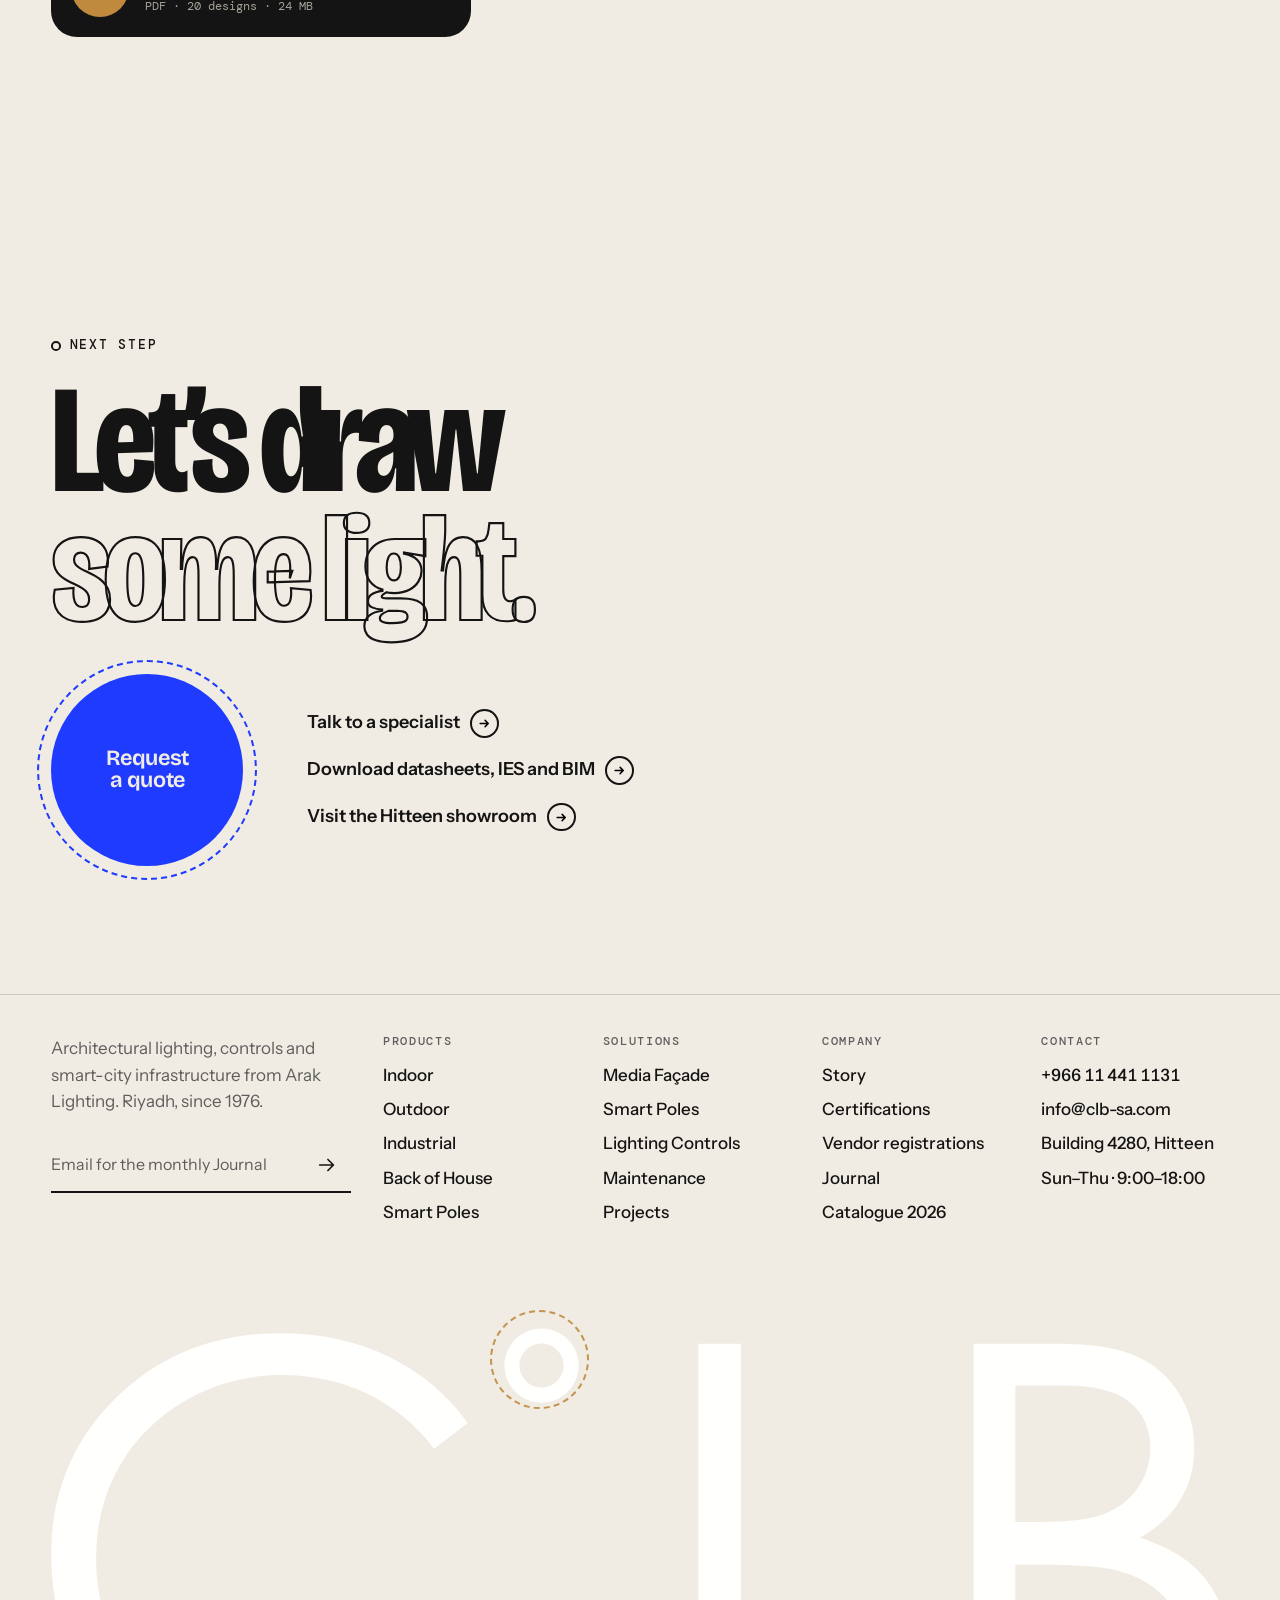
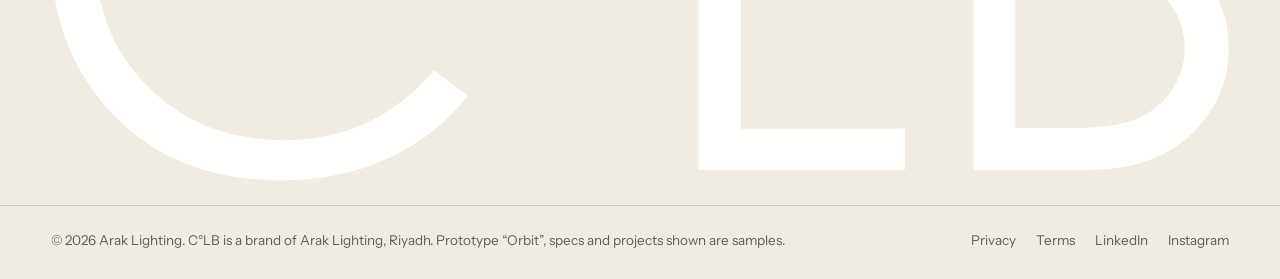
<file: solutions.html>
<!doctype html>
<html lang="en" dir="ltr" class="no-js" data-field="bone">
<head>
<meta charset="utf-8">
<meta name="viewport" content="width=device-width, initial-scale=1">
<title>Smart Poles · Solutions · C°LB</title>
<meta name="description" content="C°LB Smart Poles: 20 designs carrying light, 5G, CCTV, sensors, digital signage, EV charging, emergency call and Wi-Fi.">
<meta name="theme-color" content="#F1ECE3">
<link rel="icon" href="data:image/svg+xml,%3Csvg xmlns='http://www.w3.org/2000/svg' viewBox='0 0 32 32'%3E%3Ccircle cx='16' cy='16' r='11' fill='none' stroke='%231F3BFF' stroke-width='6'/%3E%3C/svg%3E">
<link rel="preconnect" href="https://fonts.googleapis.com">
<link rel="preconnect" href="https://fonts.gstatic.com" crossorigin>
<link href="https://fonts.googleapis.com/css2?family=Bricolage+Grotesque:opsz,wdth,wght@12..96,75..100,200..800&family=Instrument+Sans:wdth,wght@75..100,400..700&family=DM+Mono:wght@400;500&display=swap" rel="stylesheet">
<link rel="stylesheet" href="assets/style.css?v=20261018276">
<script>
/* Orbit boot: js flag, reduced motion, and the closing half of the iris page transition (pure CSS animation, so it fails open). */
(function (d) {
  var h = d.documentElement; h.classList.remove('no-js'); h.classList.add('js');
  try {
    var rm = window.matchMedia && matchMedia('(prefers-reduced-motion: reduce)').matches;
    if (rm) h.classList.add('rm');
    var s = sessionStorage.getItem('orbit-iris');
    if (s) {
      sessionStorage.removeItem('orbit-iris');
      var p = JSON.parse(s);
      if (!rm && Date.now() - p.t < 4000) {
        h.style.setProperty('--ix', p.x + '%'); h.style.setProperty('--iy', p.y + '%');
        h.classList.add('iris-in');
      }
    }
  } catch (e) {}
})(document);
</script>
</head>
<body class="page-solutions">
<a class="skip" href="#main">Skip to content</a>
<header class="hdr" data-content="NAVIGATION: final sitemap labels (max 12 characters each), phone number for the Index menu, 5 product-group names with live counts, search index of products and Journal posts">
  <a class="hdr__brand" href="index.html" aria-label="C°LB home">
    <img class="logo logo--d" src="shared/brand/clb-logo-black.svg" alt="" width="73" height="28">
    <img class="logo logo--l" src="shared/brand/clb-logo-white.svg" alt="" width="73" height="28">
  </a>
  <nav class="hdr__nav" aria-label="Main">
    <ul><li><a href="products.html">Products</a></li><li><a href="solutions.html" aria-current="page">Solutions</a></li><li><a href="projects.html#applications">Applications</a></li><li><a href="projects.html">Projects</a></li><li><a href="journal.html">Journal</a></li><li><a href="about.html">About</a></li></ul>
  </nav>
  <div class="hdr__tools">
    <button class="hdr__icon" type="button" data-search-open aria-label="Search products, projects and the Journal"><svg class="ico" aria-hidden="true"><use href="#i-search"/></svg></button>
    <a class="hdr__spec" href="contact.html#quote"><span class="hdr__spec-l">Spec list</span><span class="count" data-spec-count>0</span></a>
    <a class="btn btn--accent btn--sm hdr__quote" data-magnetic href="contact.html#quote"><span>Request a quote</span></a>
    <button class="hdr__menu" type="button" aria-expanded="false" aria-controls="index-menu" data-menu-btn><span class="hdr__menu-ring" aria-hidden="true"></span><span class="hdr__menu-l">Index</span></button>
  </div>
</header>

<div class="menu" id="index-menu" role="dialog" aria-modal="true" aria-label="Site index" hidden>
  <div class="menu__inner">
    <nav class="menu__main" aria-label="Site index">
      <ol>
        <li><a href="index.html"><i>00</i>Home</a></li>
        <li><a href="products.html"><i>01</i>Products</a></li>
        <li><a href="solutions.html"><i>02</i>Solutions</a></li>
        <li><a href="projects.html#applications"><i>03</i>Applications</a></li>
        <li><a href="projects.html"><i>04</i>Projects</a></li>
        <li><a href="journal.html"><i>05</i>Journal</a></li>
        <li><a href="about.html"><i>06</i>About</a></li>
        <li><a href="contact.html"><i>07</i>Contact</a></li>
      </ol>
    </nav>
    <div class="menu__side">
      <div class="menu__block">
        <h2 class="eyebrow">Product world</h2>
        <ul class="menu__groups">
          <li><a href="products.html#indoor">Indoor <span>85</span></a></li>
          <li><a href="products.html#outdoor">Outdoor <span>64</span></a></li>
          <li><a href="products.html#industrial">Industrial <span>4</span></a></li>
          <li><a href="products.html#back-of-house">Back of House <span>11</span></a></li>
          <li><a href="solutions.html#range">Smart Poles <span>20</span></a></li>
        </ul>
      </div>
      <div class="menu__block">
        <h2 class="eyebrow">Resources</h2>
        <ul class="menu__plain">
          <li><a href="index.html#resources">Catalogue 2026 (PDF)</a></li>
          <li><a href="product.html#downloads">Datasheets, IES and BIM</a></li>
          <li><a href="about.html#quality">Certifications</a></li>
        </ul>
      </div>
      <div class="menu__block menu__contact">
        <a class="num" href="tel:+966114411131">+966 11 441 1131</a>
        <a href="mailto:info@clb-sa.com">info@clb-sa.com</a>
        <p>Building 4280, Northern Ring Branch Rd, Hitteen, Riyadh</p>
      </div>
    </div>
    <button class="menu__close" type="button" data-menu-close aria-label="Close index"><svg class="ico" aria-hidden="true"><use href="#i-close"/></svg></button>
  </div>
</div>

<main id="main">

<section class="shero field field--bone" data-field="bone" data-content="SOLUTION HERO: 1 landscape street scene ≥2400px with C°LB poles in daylight (the arch crops it), headline ≤3 words, 30-word promise, 3 headline figures">
  <div class="wrap">
    <nav class="crumbs" aria-label="Breadcrumb"><ol><li><a href="index.html">Home</a></li><li><a href="index.html#solutions">Solutions</a></li><li aria-current="page">Smart Poles</li></ol></nav>
    <div class="shero__grid">
      <div class="shero__copy">
        <p class="eyebrow eyebrow--dot">Solution 02</p>
        <h1 class="mega shero__h"><span data-kin>Smart</span><br><span class="outline" data-kin>Poles</span><span class="u-ring u-ring--accent" aria-hidden="true"></span></h1>
        <p class="lede">One slim pole, eight city systems. Light, 5G, CCTV, sensors, screens, EV charging, emergency call and public Wi-Fi, engineered as a single object for Saudi streets.</p>
        <div class="btn-row"><a class="btn btn--accent" data-magnetic href="#range"><span>See the 20 designs</span></a><a class="btn btn--ghost" href="contact.html#spec"><span>Plan a street</span></a></div>
      </div>
      <div class="shero__media">
        <div class="shero__arch"><img src="shared/img/clb/brochure/pole-scene-04.jpg" alt="Modern city frontage with C°LB smart poles along the pavement" width="2000" height="1333" fetchpriority="high"></div>
        <span class="shero__disc" aria-hidden="true"><b>8</b><small>systems<br>per pole</small></span>
      </div>
    </div>
    <ul class="shero__facts">
      <li><b class="outline">20</b><span>pole designs</span></li>
      <li><b class="outline">6–12</b><span>metres high (sample)</span></li>
      <li><b class="outline">IP66</b><span>sealed head and cabinet</span></li>
      <li><b class="outline">1</b><span>platform to run them all</span></li>
    </ul>
  </div>
</section>

<!-- The range -->
<section class="range field field--ink" id="range" data-field="ink" data-content="POLE RANGE: per design 1 render on plain background ≥1600px tall (no baked text or QR), name, 4-word tagline, heights and arm options from the brochure">
  <div class="wrap">
    <div class="shead">
      <div><p class="eyebrow eyebrow--dot">The range</p><h2 class="h1">Twenty <span class="outline">silhouettes.</span></h2></div>
      <div class="shead__aside"><p class="lede">Each design shares the same smart core. Flip through the family: drag, swipe, use the arrows or pick a name.</p></div>
    </div>
  </div>
  <div class="flip" data-flip tabindex="0" role="region" aria-roledescription="carousel" aria-label="Smart pole designs. Use left and right arrow keys">
    <ol class="flip__track" data-flip-track>
      <li class="flip__item" data-name="Astra"><figure class="flip__frame pole-crop"><img src="shared/img/poles/astra.jpg" alt="Astra smart pole: gold petal head with integrated screen" width="989" height="1400" loading="lazy"></figure><div class="flip__cap"><span class="flip__n">01</span><h3>Astra</h3><p>A symphony of light</p></div></li>
      <li class="flip__item" data-name="Aurora"><figure class="flip__frame pole-crop"><img src="shared/img/poles/aurora.jpg" alt="Aurora smart pole" width="989" height="1400" loading="lazy"></figure><div class="flip__cap"><span class="flip__n">02</span><h3>Aurora</h3><p>Radiant outdoor ambiance</p></div></li>
      <li class="flip__item" data-name="Axis"><figure class="flip__frame pole-crop"><img src="shared/img/poles/axis.jpg" alt="Axis smart pole" width="989" height="1400" loading="lazy"></figure><div class="flip__cap"><span class="flip__n">03</span><h3>Axis</h3><p>Elevate urban aesthetics</p></div></li>
      <li class="flip__item" data-name="Cascade"><figure class="flip__frame pole-crop"><img src="shared/img/poles/cascade.jpg" alt="Cascade smart pole with sculpted leaf head" width="989" height="1400" loading="lazy"></figure><div class="flip__cap"><span class="flip__n">04</span><h3>Cascade</h3><p>Sculpting light in style</p></div></li>
      <li class="flip__item" data-name="Echo"><figure class="flip__frame pole-crop"><img src="shared/img/poles/echo.jpg" alt="Echo smart pole" width="989" height="1400" loading="lazy"></figure><div class="flip__cap"><span class="flip__n">05</span><h3>Echo</h3><p>Lighting the future</p></div></li>
      <li class="flip__item" data-name="Eclipse"><figure class="flip__frame pole-crop"><img src="shared/img/poles/eclipse.jpg" alt="Eclipse smart pole" width="989" height="1400" loading="lazy"></figure><div class="flip__cap"><span class="flip__n">06</span><h3>Eclipse</h3><p>Visionary outdoor radiance</p></div></li>
      <li class="flip__item" data-name="Fusion"><figure class="flip__frame pole-crop"><img src="shared/img/poles/fusion.jpg" alt="Fusion smart pole" width="989" height="1400" loading="lazy"></figure><div class="flip__cap"><span class="flip__n">07</span><h3>Fusion</h3><p>Progressive urban lighting</p></div></li>
      <li class="flip__item" data-name="Helio"><figure class="flip__frame pole-crop"><img src="shared/img/poles/helio.jpg" alt="Helio smart pole with twin arms" width="989" height="1400" loading="lazy"></figure><div class="flip__cap"><span class="flip__n">08</span><h3>Helio</h3><p>Urban luminary mastery</p></div></li>
      <li class="flip__item" data-name="Luminara"><figure class="flip__frame pole-crop"><img src="shared/img/poles/luminara.jpg" alt="Luminara smart pole" width="989" height="1400" loading="lazy"></figure><div class="flip__cap"><span class="flip__n">09</span><h3>Luminara</h3><p>Elevate with modernity</p></div></li>
      <li class="flip__item" data-name="Nexus"><figure class="flip__frame pole-crop"><img src="shared/img/poles/nexus.jpg" alt="Nexus smart pole" width="989" height="1400" loading="lazy"></figure><div class="flip__cap"><span class="flip__n">10</span><h3>Nexus</h3><p>Urban radiance redefined</p></div></li>
      <li class="flip__item" data-name="Nova"><figure class="flip__frame pole-crop"><img src="shared/img/poles/nova.jpg" alt="Nova smart pole" width="989" height="1400" loading="lazy"></figure><div class="flip__cap"><span class="flip__n">11</span><h3>Nova</h3><p>Illuminating modern elegance</p></div></li>
      <li class="flip__item" data-name="Orbit"><figure class="flip__frame pole-crop"><img src="shared/img/poles/orbit.jpg" alt="Orbit smart pole with screen and camera" width="989" height="1400" loading="lazy"></figure><div class="flip__cap"><span class="flip__n">12</span><h3>Orbit</h3><p>Revolutionary glow</p></div></li>
      <li class="flip__item" data-name="Prism"><figure class="flip__frame pole-crop"><img src="shared/img/poles/prism.jpg" alt="Prism smart pole" width="989" height="1400" loading="lazy"></figure><div class="flip__cap"><span class="flip__n">13</span><h3>Prism</h3><p>Modern pole grandeur</p></div></li>
      <li class="flip__item" data-name="Quantum"><figure class="flip__frame pole-crop"><img src="shared/img/poles/quantum.jpg" alt="Quantum smart pole" width="989" height="1400" loading="lazy"></figure><div class="flip__cap"><span class="flip__n">14</span><h3>Quantum</h3><p>Futuristic light, now</p></div></li>
      <li class="flip__item" data-name="Solace"><figure class="flip__frame pole-crop"><img src="shared/img/poles/solace.jpg" alt="Solace smart pole" width="989" height="1400" loading="lazy"></figure><div class="flip__cap"><span class="flip__n">15</span><h3>Solace</h3><p>Inventive path brilliance</p></div></li>
      <li class="flip__item" data-name="Solis"><figure class="flip__frame pole-crop"><img src="shared/img/poles/solis.jpg" alt="Solis smart pole" width="989" height="1400" loading="lazy"></figure><div class="flip__cap"><span class="flip__n">16</span><h3>Solis</h3><p>Sophistication in radiance</p></div></li>
      <li class="flip__item" data-name="Verve"><figure class="flip__frame pole-crop"><img src="shared/img/poles/verve.jpg" alt="Verve smart pole" width="989" height="1400" loading="lazy"></figure><div class="flip__cap"><span class="flip__n">17</span><h3>Verve</h3><p>Timeless elegance</p></div></li>
      <li class="flip__item" data-name="Vista"><figure class="flip__frame pole-crop"><img src="shared/img/poles/vista.jpg" alt="Vista smart pole" width="989" height="1400" loading="lazy"></figure><div class="flip__cap"><span class="flip__n">18</span><h3>Vista</h3><p>Sophistication in simplicity</p></div></li>
      <li class="flip__item" data-name="Zen"><figure class="flip__frame pole-crop"><img src="shared/img/poles/zen.jpg" alt="Zen smart pole" width="989" height="1400" loading="lazy"></figure><div class="flip__cap"><span class="flip__n">19</span><h3>Zen</h3><p>Sleek luminance essence</p></div></li>
      <li class="flip__item" data-name="Zenith"><figure class="flip__frame pole-crop"><img src="shared/img/poles/zenith.jpg" alt="Zenith smart pole with dual white arms" width="989" height="1400" loading="lazy"></figure><div class="flip__cap"><span class="flip__n">20</span><h3>Zenith</h3><p>Dual path illumination</p></div></li>
    </ol>
    <div class="flip__ui wrap">
      <button class="rnav rnav--big" type="button" data-flip-prev aria-label="Previous design"><svg class="ico" aria-hidden="true"><use href="#i-prev"/></svg></button>
      <p class="flip__count mono" aria-live="polite"><b data-flip-n>01</b> / 20 · <span data-flip-name>Astra</span></p>
      <button class="rnav rnav--big" type="button" data-flip-next aria-label="Next design"><svg class="ico" aria-hidden="true" style="transform:scaleX(-1)"><use href="#i-prev"/></svg></button>
    </div>
    <div class="flip__names wrap" data-flip-names role="group" aria-label="Jump to a design"></div>
  </div>
</section>

<!-- Anatomy -->
<section class="anat field field--cobalt" id="anatomy" data-field="cobalt" data-content="POLE ANATOMY: per system a name, 25-word benefit, 2 technical facts and supplier/standard (e.g. 5G small cell vendor, CCTV resolution, EV charger kW). Marketing to confirm which systems ship as standard">
  <div class="wrap">
    <div class="shead">
      <div><p class="eyebrow">Anatomy</p><h2 class="h1">Eight systems <span class="outline">in orbit.</span></h2></div>
      <div class="shead__aside"><p class="lede">Every module docks into the same shaft and cabinet. Hover or tap a system to see where it lives on the pole.</p></div>
    </div>
    <div class="anat__grid">
      <div class="anat__orbit" data-anat>
        <svg class="anat__pole" viewBox="0 0 200 620" aria-hidden="true">
          <g data-part="light"><path d="M100 70 C 100 40, 130 30, 168 34" class="ap-line"/><rect x="146" y="28" width="44" height="12" rx="6" class="ap-fill"/><path d="M150 40 L 140 92 L 196 92 L 186 40 Z" class="ap-beam"/></g>
          <g data-part="wifi"><rect x="92" y="54" width="16" height="30" rx="8" class="ap-fill"/></g>
          <g data-part="5g"><rect x="88" y="96" width="24" height="56" rx="6" class="ap-fill"/><path d="M76 112a20 20 0 0 1 0 24M124 112a20 20 0 0 0 0 24" class="ap-line"/></g>
          <rect x="94" y="84" width="12" height="490" class="ap-shaft"/>
          <g data-part="sensors"><circle cx="100" cy="182" r="11" class="ap-fill"/></g>
          <g data-part="cctv"><path d="M106 214 l34 -6 4 16 -34 6 z" class="ap-fill"/><circle cx="136" cy="214" r="3" class="ap-dot"/></g>
          <g data-part="screen"><rect x="110" y="250" width="56" height="110" rx="6" class="ap-fill"/><path d="M118 270h40M118 285h40M118 300h26" class="ap-line ap-line--inv"/></g>
          <g data-part="sos"><rect x="74" y="400" width="20" height="34" rx="4" class="ap-fill"/><circle cx="84" cy="411" r="4" class="ap-dot"/></g>
          <g data-part="ev"><rect x="106" y="462" width="40" height="70" rx="8" class="ap-fill"/><path d="M128 478 l-8 16 h10 l-6 16" class="ap-line ap-line--inv"/></g>
          <rect x="70" y="572" width="60" height="14" rx="3" class="ap-base"/>
        </svg>
        <div class="anat__ring" data-anat-ring>
          <button class="mod" type="button" style="--k:0" data-mod="light" aria-pressed="true"><span class="mod__in"><svg class="ico" aria-hidden="true"><use href="#i-light"/></svg><span class="mod__l">Light</span></span></button>
          <button class="mod" type="button" style="--k:1" data-mod="5g" aria-pressed="false"><span class="mod__in"><svg class="ico" aria-hidden="true"><use href="#i-5g"/></svg><span class="mod__l">5G</span></span></button>
          <button class="mod" type="button" style="--k:2" data-mod="cctv" aria-pressed="false"><span class="mod__in"><svg class="ico" aria-hidden="true"><use href="#i-cctv"/></svg><span class="mod__l">CCTV</span></span></button>
          <button class="mod" type="button" style="--k:3" data-mod="sensors" aria-pressed="false"><span class="mod__in"><svg class="ico" aria-hidden="true"><use href="#i-sensor"/></svg><span class="mod__l">Sensors</span></span></button>
          <button class="mod" type="button" style="--k:4" data-mod="screen" aria-pressed="false"><span class="mod__in"><svg class="ico" aria-hidden="true"><use href="#i-screen"/></svg><span class="mod__l">Signage</span></span></button>
          <button class="mod" type="button" style="--k:5" data-mod="ev" aria-pressed="false"><span class="mod__in"><svg class="ico" aria-hidden="true"><use href="#i-ev"/></svg><span class="mod__l">EV charge</span></span></button>
          <button class="mod" type="button" style="--k:6" data-mod="sos" aria-pressed="false"><span class="mod__in"><svg class="ico" aria-hidden="true"><use href="#i-sos"/></svg><span class="mod__l">SOS call</span></span></button>
          <button class="mod" type="button" style="--k:7" data-mod="wifi" aria-pressed="false"><span class="mod__in"><svg class="ico" aria-hidden="true"><use href="#i-wifi"/></svg><span class="mod__l">Wi-Fi</span></span></button>
        </div>
      </div>
      <div class="anat__panel" aria-live="polite">
        <p class="anat__k mono" data-anat-k>System 01 / 08</p>
        <h3 class="h2" data-anat-t>Light</h3>
        <p class="lede" data-anat-d>Asymmetric street optics with 0–10 V or DALI dimming. Lights rise when sensors see people and fall to 30% on empty roads.</p>
        <ul class="anat__facts" data-anat-f><li>Up to 160 lm/W</li><li>Type II / III optics</li><li>Zhaga socket</li></ul>
        <ol class="anat__list">
          <li>Light</li><li>5G small cell</li><li>CCTV</li><li>Environmental sensors</li><li>Digital signage</li><li>EV charging</li><li>Emergency call</li><li>Public Wi-Fi</li>
        </ol>
      </div>
    </div>
  </div>
</section>

<!-- Use cases -->
<section class="uses field field--bone section" data-field="bone" data-content="USE CASES: 4 scenes with 1 landscape photo ≥2000px each, title ≤4 words, 25-word description, typical system mix">
  <div class="wrap">
    <div class="shead">
      <div><p class="eyebrow">Use cases</p><h2 class="h1">Where they <span class="outline">stand.</span></h2></div>
      <div class="shead__aside"><p class="lede">From giga-project boulevards to quiet residential loops, the system mix changes; the pole stays the same.</p></div>
    </div>
    <ul class="uses__grid">
      <li class="use rv"><span class="mask mask--circle"><img src="shared/img/clb/brochure/pole-scene-02.jpg" alt="Wide city avenue with smart poles" width="2000" height="1333" loading="lazy"></span><div><h3 class="h3">Boulevards &amp; downtowns</h3><p>Light, 5G and CCTV every 30 m; screens at crossings for wayfinding and public notices.</p><ul class="use__mods"><li>Light</li><li>5G</li><li>CCTV</li><li>Signage</li></ul></div></li>
      <li class="use rv rv-d1"><span class="mask mask--arch"><img src="shared/img/clb/brochure/pole-scene-14.jpg" alt="Residential street with smart poles and houses" width="2000" height="1333" loading="lazy"></span><div><h3 class="h3">Residential communities</h3><p>Soft, glare-free light, emergency call points and EV charging at visitor bays.</p><ul class="use__mods"><li>Light</li><li>SOS</li><li>EV</li></ul></div></li>
      <li class="use rv rv-d2"><span class="mask mask--half"><img src="shared/img/clb/brochure/pole-scene-12.jpg" alt="Waterfront park path with smart poles" width="2000" height="1333" loading="lazy"></span><div><h3 class="h3">Parks &amp; waterfronts</h3><p>Wi-Fi, air-quality sensors and adaptive light that follows walkers along the path.</p><ul class="use__mods"><li>Wi-Fi</li><li>Sensors</li><li>Light</li></ul></div></li>
      <li class="use rv rv-d3"><span class="mask mask--quarter"><img src="shared/img/clb/brochure/pole-scene-07.jpg" alt="Business district road with smart poles" width="2000" height="1333" loading="lazy"></span><div><h3 class="h3">Campuses &amp; districts</h3><p>One platform for parking sensors, security and digital signage across an entire masterplan.</p><ul class="use__mods"><li>Sensors</li><li>CCTV</li><li>Signage</li><li>EV</li></ul></div></li>
    </ul>
  </div>
</section>

<!-- Process -->
<section class="steps field field--brass section" data-field="brass" data-content="PROCESS: 4 steps, title ≤2 words + 20-word description each; typical lead times confirmed by operations">
  <div class="wrap">
    <p class="eyebrow">How we deliver</p>
    <h2 class="h1 steps__h">From survey <span class="outline">to switch-on.</span></h2>
    <ol class="steps__list">
      <li class="rv"><span class="steps__c">01</span><h3 class="h4">Survey</h3><p>Street audit, photometric study and a system mix per zone, delivered as a DIALux model.</p></li>
      <li class="rv rv-d1"><span class="steps__c">02</span><h3 class="h4">Configure</h3><p>Pick the design, height, arms, finish and modules. We issue drawings and a BOQ.</p></li>
      <li class="rv rv-d2"><span class="steps__c">03</span><h3 class="h4">Install</h3><p>Foundations, cabling and commissioning by our Riyadh field teams and partners.</p></li>
      <li class="rv rv-d3"><span class="steps__c">04</span><h3 class="h4">Operate</h3><p>One dashboard for light levels, faults, footfall and screens, with an SLA-backed service plan.</p></li>
    </ol>
  </div>
</section>

<!-- Specs + posts -->
<section class="sspec field field--paper section" data-field="paper" data-content="TECHNICAL SUMMARY: 8–10 headline specs for the range from the brochure + link to the Smart Pole brochure PDF; 3 related Journal posts">
  <div class="wrap sspec__grid">
    <div>
      <p class="eyebrow">Technical summary</p>
      <h2 class="h2">The range <span class="outline">in numbers.</span></h2>
      <div class="stable"><dl>
        <div><dt>Heights</dt><dd>6, 8, 10, 12 m (sample)</dd></div>
        <div><dt>Shaft</dt><dd>Hot-dip galvanised steel or aluminium, powder coated</dd></div>
        <div><dt>Luminaire</dt><dd>40–200 W LED, Type II/III optics, 3000/4000 K</dd></div>
        <div><dt>Controls</dt><dd>NEMA/Zhaga node, LoRaWAN or NB-IoT, DALI-2</dd></div>
        <div><dt>Protection</dt><dd>IP66 head and cabinet, IK10 screen</dd></div>
        <div><dt>Wind load</dt><dd>Designed to 160 km/h (to confirm per site)</dd></div>
        <div><dt>EV charging</dt><dd>7–22 kW AC, Type 2 socket</dd></div>
        <div><dt>Ambient</dt><dd>−10 °C to +55 °C operation</dd></div>
      </dl></div>
      <a class="dl dl--wide" href="#" data-dl="Smart Pole brochure"><span class="dl__ico"><svg class="ico" aria-hidden="true"><use href="#i-download"/></svg></span><b>Smart Pole brochure</b><small>PDF · 20 designs · 24 MB</small></a>
    </div>
    <div class="sspec__posts">
      <p class="eyebrow">From the Journal</p>
      <a class="minipost" href="article.html"><span class="pill pill--brass">Smart Poles</span><b>What Are Smart Poles? Complete Guide for Smart City Infrastructure</b><span class="mono small muted">7 min read</span></a>
      <a class="minipost" href="article.html"><span class="pill pill--brass">Smart Poles</span><b>Technical Architecture of Smart Poles (CCTV, Wi-Fi, Sensors, EV Charging)</b><span class="mono small muted">11 min read</span></a>
      <a class="minipost" href="article.html"><span class="pill pill--brass">Smart Poles</span><b>Revenue Models: Digital Advertising on Smart Poles</b><span class="mono small muted">8 min read</span></a>
    </div>
  </div>
</section>

</main>

<footer class="ftr field field--ink" data-field="ink" data-content="FOOTER: legal entity name and CR number, social links (LinkedIn, Instagram), newsletter provider, privacy and terms pages, response-time promise for the CTA">
  <div class="ftr__cta wrap">
    <p class="eyebrow">Next step</p>
    <h2 class="ftr__h"><span>Let’s draw</span> <span class="outline">some light.</span></h2>
    <div class="ftr__actions">
      <a class="btn-orb" data-magnetic href="contact.html#quote"><span class="btn-orb__ring" aria-hidden="true"></span><span class="btn-orb__l">Request<br>a quote</span></a>
      <div class="ftr__lines">
        <a class="link-arrow" href="contact.html#spec">Talk to a specialist</a>
        <a class="link-arrow" href="product.html#downloads">Download datasheets, IES and BIM</a>
        <a class="link-arrow" href="contact.html#showroom">Visit the Hitteen showroom</a>
      </div>
    </div>
  </div>
  <div class="ftr__grid wrap">
    <div class="ftr__brand">
      <p>Architectural lighting, controls and smart-city infrastructure from Arak Lighting. Riyadh, since 1976.</p>
      <form class="nl" data-newsletter novalidate aria-label="Journal newsletter">
        <label class="sr-only" for="nl-email">Email address</label>
        <input id="nl-email" type="email" required placeholder="Email for the monthly Journal" autocomplete="email">
        <button type="submit" aria-label="Subscribe"><svg class="ico" aria-hidden="true"><use href="#i-arrow"/></svg></button>
      </form>
    </div>
    <div class="ftr__col">
      <h2>Products</h2>
      <ul><li><a href="products.html#indoor">Indoor</a></li><li><a href="products.html#outdoor">Outdoor</a></li><li><a href="products.html#industrial">Industrial</a></li><li><a href="products.html#back-of-house">Back of House</a></li><li><a href="solutions.html#range">Smart Poles</a></li></ul>
    </div>
    <div class="ftr__col">
      <h2>Solutions</h2>
      <ul><li><a href="journal.html#media-facade">Media Façade</a></li><li><a href="solutions.html">Smart Poles</a></li><li><a href="index.html#solutions">Lighting Controls</a></li><li><a href="journal.html#maintenance">Maintenance</a></li><li><a href="projects.html">Projects</a></li></ul>
    </div>
    <div class="ftr__col">
      <h2>Company</h2>
      <ul><li><a href="about.html">Story</a></li><li><a href="about.html#quality">Certifications</a></li><li><a href="about.html#vendors">Vendor registrations</a></li><li><a href="journal.html">Journal</a></li><li><a href="index.html#resources">Catalogue 2026</a></li></ul>
    </div>
    <div class="ftr__col">
      <h2>Contact</h2>
      <ul>
        <li><a class="num" href="tel:+966114411131">+966 11 441 1131</a></li>
        <li><a href="mailto:info@clb-sa.com">info@clb-sa.com</a></li>
        <li><a href="contact.html#showroom">Building 4280, Hitteen</a></li>
        <li><a href="contact.html#showroom">Sun–Thu · 9:00–18:00</a></li>
      </ul>
    </div>
  </div>
  <div class="ftr__mark wrap" aria-hidden="true">
    <img src="shared/brand/clb-logo-white.svg" alt="" width="624" height="240" loading="lazy">
    <span class="ftr__orbit"></span>
  </div>
  <div class="ftr__legal wrap">
    <span>© 2026 Arak Lighting. C°LB is a brand of Arak Lighting, Riyadh. Prototype “Orbit”, specs and projects shown are samples.</span>
    <ul><li><a href="#">Privacy</a></li><li><a href="#">Terms</a></li><li><a href="#" aria-label="C°LB on LinkedIn">LinkedIn</a></li><li><a href="#" aria-label="C°LB on Instagram">Instagram</a></li></ul>
  </div>
</footer>

<button type="button" class="cm-fab" aria-pressed="false" title="Outline every content slot Marketing must supply"><span class="cm-fab__dot" aria-hidden="true"></span><span class="cm-fab__l">Content map</span><span class="cm-fab__n"></span></button>
<p class="cm-banner" role="status"><span><b>Content map is on.</b> Every dashed outline is a content slot. The blue tag says what Marketing must supply, and in which format.</span></p>
<div class="toast" role="status" aria-live="polite"><span class="toast__dot" aria-hidden="true"></span><span data-toast-msg>Added to spec list</span><a href="contact.html#quote">View list</a></div>

<div class="search" id="search" role="dialog" aria-modal="true" aria-label="Search" hidden>
  <div class="search__inner wrap">
    <label class="sr-only" for="search-q">Search</label>
    <input id="search-q" class="search__q" type="search" placeholder="Search 164 luminaires, poles, guides…" autocomplete="off">
    <p class="search__hint">Try “spot”, “IP67”, “bollard”, “KNX”.</p>
    <ul class="search__res" data-search-results></ul>
    <button class="search__close" type="button" data-search-close aria-label="Close search"><svg class="ico" aria-hidden="true"><use href="#i-close"/></svg></button>
  </div>
</div>

<div class="cursor" aria-hidden="true"><span class="cursor__ring"></span><span class="cursor__label"></span></div>
<div class="pool" aria-hidden="true"></div>

<svg width="0" height="0" style="position:absolute" aria-hidden="true" focusable="false">
<symbol id="i-search" viewBox="0 0 24 24"><circle cx="10.5" cy="10.5" r="6.5" fill="none" stroke="currentColor" stroke-width="1.8"/><path d="m15.5 15.5 5 5" stroke="currentColor" stroke-width="1.8" stroke-linecap="round"/></symbol>
<symbol id="i-close" viewBox="0 0 24 24"><path d="M6 6l12 12M18 6 6 18" stroke="currentColor" stroke-width="1.8" stroke-linecap="round"/></symbol>
<symbol id="i-arrow" viewBox="0 0 24 24"><path d="M4 12h15m-6-6 6 6-6 6" fill="none" stroke="currentColor" stroke-width="1.8" stroke-linecap="round" stroke-linejoin="round"/></symbol>
<symbol id="i-plus" viewBox="0 0 24 24"><path d="M12 5v14M5 12h14" stroke="currentColor" stroke-width="1.8" stroke-linecap="round"/></symbol>
<symbol id="i-check" viewBox="0 0 24 24"><path d="m5 12.5 4.5 4.5L19 7.5" fill="none" stroke="currentColor" stroke-width="2" stroke-linecap="round" stroke-linejoin="round"/></symbol>
<symbol id="i-download" viewBox="0 0 24 24"><path d="M12 4v11m0 0 4.5-4.5M12 15l-4.5-4.5M5 19.5h14" fill="none" stroke="currentColor" stroke-width="1.8" stroke-linecap="round" stroke-linejoin="round"/></symbol>
<symbol id="i-prev" viewBox="0 0 24 24"><path d="M20 12H5m6-6-6 6 6 6" fill="none" stroke="currentColor" stroke-width="1.8" stroke-linecap="round" stroke-linejoin="round"/></symbol>
<symbol id="i-light" viewBox="0 0 32 32"><circle cx="16" cy="10" r="5" fill="none" stroke="currentColor" stroke-width="2"/><path d="M10 28l6-13 6 13z" fill="currentColor" opacity=".35"/></symbol>
<symbol id="i-5g" viewBox="0 0 32 32"><path d="M8 22a11 11 0 0 1 0-12M24 10a11 11 0 0 1 0 12M12 19a5.5 5.5 0 0 1 0-6M20 13a5.5 5.5 0 0 1 0 6" fill="none" stroke="currentColor" stroke-width="2" stroke-linecap="round"/><circle cx="16" cy="16" r="2" fill="currentColor"/></symbol>
<symbol id="i-cctv" viewBox="0 0 32 32"><path d="M5 11l17-5 3 9-17 5z" fill="none" stroke="currentColor" stroke-width="2" stroke-linejoin="round"/><path d="M14 18l2 6h7" fill="none" stroke="currentColor" stroke-width="2" stroke-linecap="round"/><circle cx="21" cy="11" r="1.6" fill="currentColor"/></symbol>
<symbol id="i-sensor" viewBox="0 0 32 32"><circle cx="16" cy="16" r="3" fill="currentColor"/><circle cx="16" cy="16" r="8" fill="none" stroke="currentColor" stroke-width="2" stroke-dasharray="3 3"/><circle cx="16" cy="16" r="13" fill="none" stroke="currentColor" stroke-width="2" opacity=".5"/></symbol>
<symbol id="i-screen" viewBox="0 0 32 32"><rect x="7" y="4" width="18" height="22" rx="2" fill="none" stroke="currentColor" stroke-width="2"/><path d="M11 10h10M11 15h10M11 20h6" stroke="currentColor" stroke-width="2" stroke-linecap="round"/></symbol>
<symbol id="i-ev" viewBox="0 0 32 32"><rect x="7" y="5" width="13" height="23" rx="2" fill="none" stroke="currentColor" stroke-width="2"/><path d="M14.5 10l-3 6h4l-2 6" fill="none" stroke="currentColor" stroke-width="2" stroke-linejoin="round"/><path d="M20 12h3a2 2 0 0 1 2 2v7a2 2 0 0 0 4 0v-9l-3-3" fill="none" stroke="currentColor" stroke-width="2" stroke-linecap="round"/></symbol>
<symbol id="i-sos" viewBox="0 0 32 32"><circle cx="16" cy="16" r="11" fill="none" stroke="currentColor" stroke-width="2"/><path d="M16 9v9" stroke="currentColor" stroke-width="2.4" stroke-linecap="round"/><circle cx="16" cy="22.5" r="1.6" fill="currentColor"/></symbol>
<symbol id="i-wifi" viewBox="0 0 32 32"><path d="M4 12a17 17 0 0 1 24 0M8 16.5a11 11 0 0 1 16 0M12 21a5 5 0 0 1 8 0" fill="none" stroke="currentColor" stroke-width="2" stroke-linecap="round"/><circle cx="16" cy="25" r="2" fill="currentColor"/></symbol>
</svg>

<script src="assets/main.js?v=20261018276" defer></script>
<script src="assets/orbit.js?v=20261018276" defer></script>
</body>
</html>
</file>
<file: assets/style.css>
/* =====================================================================
   C°LB · Direction E · "Orbit: Geometry of Light"
   The ° is not a temperature here. It is a circle, an aperture, an angle.
   Flat colour fields · giant variable type · one ring that never stops moving.
   ===================================================================== */

/* ---------- 1. Tokens ---------- */
:root {
  --bone: #F1ECE3;
  --paper: #FAF7F1;
  --white: #FFFFFF;
  --ink: #141414;
  --ink-2: #242424;
  --grey: #5E5E5E;
  --grey-2: #8C877F;
  --hair: #D6D4CF;
  --brass: #C08A3E;
  --bronze: #8A6326;
  --cobalt: #1F3BFF;
  --cobalt-deep: #1529CC;
  --cobalt-soft: #DCE1FF;

  --f-display: "Bricolage Grotesque", "Century Gothic", Futura, system-ui, sans-serif;
  --f-text: "Instrument Sans", "Century Gothic", system-ui, -apple-system, "Segoe UI", sans-serif;
  --f-mono: "DM Mono", ui-monospace, "SFMono-Regular", Menlo, monospace;

  --gutter: clamp(16px, 4vw, 64px);
  --maxw: 1680px;
  --hdr-h: 76px;
  --r-pill: 999px;
  --r-card: 28px;

  --ease: cubic-bezier(.16, 1, .3, 1);
  --ease-io: cubic-bezier(.65, 0, .35, 1);
  --ease-back: cubic-bezier(.34, 1.56, .64, 1);

  /* Field defaults (bone) */
  --f-bg: var(--bone);
  --f-fg: var(--ink);
  --f-muted: #5E5E5E;
  --f-line: rgba(20, 20, 20, .16);
  --f-accent: var(--cobalt);
  --f-accent-fg: var(--bone);
  --f-card: var(--white);
}

/* ---------- 2. Colour fields ----------
   Without JS every .field paints its own background (fail open).
   With JS the <html> element carries data-field and the whole body changes colour smoothly. */
html:not(.fields) .field--bone, html.fields[data-field="bone"], .fx-bone {
  --f-bg: var(--bone); --f-fg: var(--ink); --f-muted: #5E5E5E; --f-line: rgba(20,20,20,.16); --f-accent: var(--cobalt); --f-accent-fg: var(--bone); --f-card: var(--white);
}
html:not(.fields) .field--paper, html.fields[data-field="paper"], .fx-paper {
  --f-bg: var(--paper); --f-fg: var(--ink); --f-muted: #5E5E5E; --f-line: rgba(20,20,20,.14); --f-accent: var(--cobalt); --f-accent-fg: var(--bone); --f-card: var(--bone);
}
html:not(.fields) .field--ink, html.fields[data-field="ink"], .fx-ink {
  --f-bg: var(--ink); --f-fg: var(--bone); --f-muted: #A8A39A; --f-line: rgba(241,236,227,.18); --f-accent: var(--brass); --f-accent-fg: var(--ink); --f-card: #1F1F1F;
}
html:not(.fields) .field--cobalt, html.fields[data-field="cobalt"], .fx-cobalt {
  --f-bg: var(--cobalt); --f-fg: var(--bone); --f-muted: #C9CFFF; --f-line: rgba(241,236,227,.3); --f-accent: var(--bone); --f-accent-fg: var(--cobalt); --f-card: var(--bone);
}
html:not(.fields) .field--brass, html.fields[data-field="brass"], .fx-brass {
  --f-bg: var(--brass); --f-fg: var(--ink); --f-muted: #4A3514; --f-line: rgba(20,20,20,.22); --f-accent: var(--ink); --f-accent-fg: var(--bone); --f-card: var(--bone);
}
html:not(.fields) .field { background-color: var(--f-bg); color: var(--f-fg); }
.fx-bone, .fx-paper, .fx-ink, .fx-cobalt, .fx-brass { background-color: var(--f-bg); color: var(--f-fg); }

/* ---------- 3. Reset ---------- */
*, *::before, *::after { box-sizing: border-box; }
* { margin: 0; }
html { -webkit-text-size-adjust: 100%; text-size-adjust: 100%; scroll-padding-block-start: calc(var(--hdr-h) + 12px); }
@media (prefers-reduced-motion: no-preference) { html:focus-within { scroll-behavior: smooth; } }
body {
  font-family: var(--f-text);
  font-size: 17px;
  line-height: 1.55;
  font-variation-settings: "wdth" 100;
  background-color: var(--f-bg);
  color: var(--f-fg);
  transition: background-color .8s var(--ease-io), color .8s var(--ease-io);
  overflow-x: clip;
  -webkit-font-smoothing: antialiased;
  -moz-osx-font-smoothing: grayscale;
  text-rendering: optimizeLegibility;
  min-height: 100vh;
}
img, svg, video, canvas { display: block; max-width: 100%; }
img { height: auto; }
button, input, select, textarea { font: inherit; color: inherit; }
button { cursor: pointer; background: none; border: 0; padding: 0; }
a { color: inherit; text-decoration-thickness: 1px; text-underline-offset: .18em; }
ul[class], ol[class] { list-style: none; padding: 0; }
table { border-collapse: collapse; }
h1, h2, h3, h4 { font-weight: 600; line-height: 1.05; text-wrap: balance; }
p { text-wrap: pretty; }
::selection { background: var(--cobalt); color: var(--bone); }
:focus-visible { outline: 3px solid var(--cobalt); outline-offset: 3px; border-radius: 4px; }
html[data-field="cobalt"] :focus-visible, .fx-cobalt :focus-visible { outline-color: var(--bone); }
html[data-field="ink"] :focus-visible, .fx-ink :focus-visible { outline-color: var(--brass); }
[hidden] { display: none !important; }

.sr-only { position: absolute !important; width: 1px; height: 1px; padding: 0; margin: -1px; overflow: hidden; clip: rect(0 0 0 0); white-space: nowrap; border: 0; }
.skip { position: fixed; inset-block-start: 10px; inset-inline-start: 10px; z-index: 1000; background: var(--ink); color: var(--bone); padding: 12px 18px; border-radius: var(--r-pill); transform: translateY(-160%); transition: transform .3s var(--ease); }
.skip:focus { transform: none; }

/* ---------- 4. Layout ---------- */
.wrap { width: 100%; max-width: var(--maxw); margin-inline: auto; padding-inline: var(--gutter); }
.section { position: relative; padding-block: clamp(80px, 12vw, 180px); }
.section--tight { padding-block: clamp(56px, 8vw, 110px); }
.field { position: relative; }
.stack > * + * { margin-block-start: 1em; }
.grid-12 { display: grid; grid-template-columns: repeat(12, minmax(0, 1fr)); gap: clamp(16px, 2vw, 32px); }

/* ---------- 5. Type ---------- */
.eyebrow {
  font-family: var(--f-mono); font-size: 12.5px; font-weight: 500; letter-spacing: .14em; text-transform: uppercase;
  display: inline-flex; align-items: center; gap: .7em; color: var(--f-fg);
}
.eyebrow::before { content: ""; inline-size: .78em; block-size: .78em; border-radius: 50%; border: 2px solid currentColor; flex: none; }
.eyebrow--dot::before { background: var(--f-accent); border-color: var(--f-accent); }
.eyebrow--plain::before { display: none; }
.mono { font-family: var(--f-mono); letter-spacing: .02em; }
.num { font-variant-numeric: tabular-nums; }

.display, .mega, .h1, .h2, .h3 { font-family: var(--f-display); font-optical-sizing: auto; }
.mega {
  font-size: clamp(76px, 17vw, 330px);
  font-weight: 700;
  font-variation-settings: "wdth" 82, "opsz" 96;
  line-height: .8;
  letter-spacing: -.055em;
}
.mega--xl { font-size: clamp(84px, 21vw, 400px); }
.mega--md { font-size: clamp(64px, 13vw, 250px); }
.h1 { font-size: clamp(54px, 9vw, 168px); font-weight: 700; font-variation-settings: "wdth" 84; line-height: .86; letter-spacing: -.045em; }
.h2 { font-size: clamp(42px, 6.4vw, 116px); font-weight: 650; font-variation-settings: "wdth" 86; line-height: .9; letter-spacing: -.04em; }
.h3 { font-size: clamp(26px, 2.6vw, 42px); font-weight: 600; font-variation-settings: "wdth" 90; line-height: 1; letter-spacing: -.025em; }
.h4 { font-family: var(--f-display); font-size: clamp(20px, 1.6vw, 25px); font-weight: 600; letter-spacing: -.015em; line-height: 1.12; }
.lede { font-size: clamp(19px, 1.6vw, 25px); line-height: 1.4; letter-spacing: -.005em; max-inline-size: 36ch; }
.lede--wide { max-inline-size: 52ch; }
.muted { color: var(--f-muted); }
.small { font-size: 14px; line-height: 1.5; }
.outline { color: transparent; -webkit-text-stroke: max(1.5px, .014em) var(--f-fg); }
.outline--accent { -webkit-text-stroke-color: var(--f-accent); }
.thin { font-weight: 250; }
.accent { color: var(--f-accent); }
.u-ring { display: inline-block; inline-size: .62em; block-size: .62em; border: .14em solid currentColor; border-radius: 50%; vertical-align: .28em; margin-inline: .02em; }
.u-ring--accent { border-color: var(--f-accent); }
.u-ring--fill { background: currentColor; }
.u-disc { display: inline-block; inline-size: .5em; block-size: .5em; background: var(--f-accent); border-radius: 50%; vertical-align: .3em; }

/* Kinetic letters (built by JS). Each letter reads --w / --x from the pointer or scroll. */
.kin { display: inline; }
.kin__l { display: inline-block; font-variation-settings: "wght" var(--w, 700), "wdth" var(--x, 82), "opsz" 96; transition: font-variation-settings .5s var(--ease); will-change: font-variation-settings; }
.kin__sp { display: inline-block; inline-size: .22em; }

/* Lines that slide up into place */
.js .lines .line { display: block; overflow: hidden; padding-block-end: .06em; margin-block-end: -.06em; }
.js .lines .line > span { display: inline-block; transform: translateY(108%); transition: transform 1.1s var(--ease); }
.js .lines.in .line > span { transform: none; }
.js .lines.in .line:nth-child(2) > span { transition-delay: .08s; }
.js .lines.in .line:nth-child(3) > span { transition-delay: .16s; }
.js .lines.in .line:nth-child(4) > span { transition-delay: .24s; }

/* Generic reveal */
.js .rv { opacity: 0; transform: translateY(36px); transition: opacity .9s var(--ease), transform 1.1s var(--ease); }
.js .rv.in { opacity: 1; transform: none; }
.js .rv-pop { opacity: 0; transform: scale(.6); transition: opacity .6s var(--ease), transform 1s var(--ease-back); }
.js .rv-pop.in { opacity: 1; transform: none; }
.js .rv-d1 { transition-delay: .08s; } .js .rv-d2 { transition-delay: .16s; } .js .rv-d3 { transition-delay: .24s; } .js .rv-d4 { transition-delay: .32s; }

/* ---------- 6. Buttons & links ---------- */
.btn {
  --b-bg: var(--f-fg); --b-fg: var(--f-bg);
  position: relative; display: inline-flex; align-items: center; justify-content: center; gap: .6em;
  min-block-size: 54px; padding-inline: 28px; border-radius: var(--r-pill);
  background: var(--b-bg); color: var(--b-fg); border: 2px solid var(--b-bg);
  font-family: var(--f-text); font-weight: 600; font-size: 16px; letter-spacing: -.005em; text-decoration: none; white-space: nowrap;
  transition: background-color .35s var(--ease), color .35s var(--ease), border-color .35s var(--ease), transform .5s var(--ease);
  isolation: isolate; overflow: hidden;
}
.btn > span { position: relative; z-index: 1; display: inline-flex; align-items: center; gap: .55em; }
.btn::before {
  content: ""; position: absolute; inset: 0; border-radius: inherit; background: var(--b-hover, var(--f-accent));
  clip-path: circle(0% at var(--mx, 50%) var(--my, 50%)); transition: clip-path .55s var(--ease); z-index: 0;
}
.btn:hover::before, .btn:focus-visible::before { clip-path: circle(150% at var(--mx, 50%) var(--my, 50%)); }
.btn:hover, .btn:focus-visible { color: var(--b-hover-fg, var(--f-accent-fg)); border-color: var(--b-hover, var(--f-accent)); }
.btn--accent { --b-bg: var(--f-accent); --b-fg: var(--f-accent-fg); --b-hover: var(--f-fg); --b-hover-fg: var(--f-bg); }
.btn--ghost { --b-bg: transparent; --b-fg: var(--f-fg); border-color: var(--f-fg); }
.btn--sm { min-block-size: 42px; padding-inline: 18px; font-size: 14.5px; }
.btn--lg { min-block-size: 64px; padding-inline: 36px; font-size: 18px; }
.btn .ico { inline-size: 18px; block-size: 18px; }
.btn-row { display: flex; flex-wrap: wrap; gap: 12px; align-items: center; }

.ico { inline-size: 22px; block-size: 22px; flex: none; }

.link-arrow {
  display: inline-flex; align-items: center; gap: .55em; font-weight: 600; text-decoration: none; position: relative;
  padding-block: 4px;
}
.link-arrow::after {
  content: ""; inline-size: 1.6em; block-size: 1.6em; border-radius: 50%; border: 2px solid currentColor; flex: none;
  background: no-repeat center / 60% url("data:image/svg+xml,%3Csvg xmlns='http://www.w3.org/2000/svg' viewBox='0 0 24 24'%3E%3Cpath d='M5 12h13m-5-5 5 5-5 5' fill='none' stroke='black' stroke-width='2.4' stroke-linecap='round' stroke-linejoin='round'/%3E%3C/svg%3E");
  transition: transform .45s var(--ease), background-color .3s;
}
html[data-field="ink"] .link-arrow::after, html[data-field="cobalt"] .link-arrow::after, .fx-ink .link-arrow::after, .fx-cobalt .link-arrow::after, html:not(.fields) .field--ink .link-arrow::after, html:not(.fields) .field--cobalt .link-arrow::after {
  background-image: url("data:image/svg+xml,%3Csvg xmlns='http://www.w3.org/2000/svg' viewBox='0 0 24 24'%3E%3Cpath d='M5 12h13m-5-5 5 5-5 5' fill='none' stroke='%23F1ECE3' stroke-width='2.4' stroke-linecap='round' stroke-linejoin='round'/%3E%3C/svg%3E");
}
.link-arrow:hover::after, .link-arrow:focus-visible::after { transform: translateX(6px) rotate(-45deg); }
[dir="rtl"] .link-arrow::after { transform: scaleX(-1); }

/* Round orb button ("Request a quote") */
.btn-orb {
  position: relative; display: grid; place-items: center; inline-size: clamp(150px, 15vw, 210px); aspect-ratio: 1; border-radius: 50%;
  background: var(--f-accent); color: var(--f-accent-fg); text-decoration: none; font-family: var(--f-display); font-weight: 650;
  font-size: clamp(19px, 1.7vw, 26px); line-height: 1; letter-spacing: -.02em; text-align: center; flex: none;
  transition: transform .6s var(--ease), background-color .4s;
}
.btn-orb__ring { position: absolute; inset: -14px; border-radius: 50%; border: 2px dashed var(--f-accent); animation: spin 18s linear infinite; }
.btn-orb:hover { transform: scale(1.06); }
.btn-orb:hover .btn-orb__ring { animation-duration: 5s; }
@keyframes spin { to { transform: rotate(360deg); } }

/* Chips (round filter pills) */
.chip {
  display: inline-flex; align-items: center; gap: .5em; min-block-size: 44px; padding-inline: 18px; border-radius: var(--r-pill);
  border: 2px solid var(--f-line); background: transparent; font-weight: 600; font-size: 15px; white-space: nowrap;
  transition: background-color .3s var(--ease), color .3s, border-color .3s, transform .4s var(--ease-back);
}
.chip:hover { border-color: var(--f-fg); }
.chip[aria-pressed="true"], .chip.is-on { background: var(--f-fg); color: var(--f-bg); border-color: var(--f-fg); }
.chip .n { font-family: var(--f-mono); font-size: 12px; opacity: .7; font-weight: 400; }
.chip:active { transform: scale(.94); }
.chip-dot { inline-size: 10px; block-size: 10px; border-radius: 50%; background: currentColor; flex: none; }

.tag {
  display: inline-flex; align-items: center; gap: .45em; padding: 5px 11px; border-radius: var(--r-pill);
  font-family: var(--f-mono); font-size: 11.5px; letter-spacing: .08em; text-transform: uppercase; border: 1.5px solid currentColor; line-height: 1.2;
}
.tag--fill { background: var(--f-fg); color: var(--f-bg); border-color: var(--f-fg); }
.tag--accent { background: var(--cobalt); color: var(--bone); border-color: var(--cobalt); }
.tag--brass { background: var(--brass); color: var(--ink); border-color: var(--brass); }
.tag--sample { border-style: dashed; }

/* ---------- 7. Header ---------- */
.hdr {
  position: fixed; inset-block-start: 0; inset-inline: 0; z-index: 90; block-size: var(--hdr-h);
  display: flex; align-items: center; gap: 24px; padding-inline: var(--gutter);
  color: var(--f-fg);
  transition: transform .5s var(--ease), background-color .8s var(--ease-io), color .8s var(--ease-io), box-shadow .4s;
}
.hdr::before { content: ""; position: absolute; inset: 0; background: var(--f-bg); opacity: 0; transition: opacity .4s, background-color .8s var(--ease-io); z-index: -1; }
.hdr.is-solid::before { opacity: 1; }
.hdr.is-solid { box-shadow: 0 1px 0 var(--f-line); }
.hdr.is-hidden { transform: translateY(-110%); }
.hdr__brand { display: block; flex: none; position: relative; inline-size: 73px; block-size: 28px; }
.hdr__brand .logo { position: absolute; inset: 0; inline-size: 100%; block-size: 100%; transition: opacity .5s; }
.logo--l { opacity: 0; }
html[data-tone="dark"] .hdr .logo--d { opacity: 0; }
html[data-tone="dark"] .hdr .logo--l { opacity: 1; }
.hdr__nav { margin-inline: auto; }
.hdr__nav ul { display: flex; gap: 2px; list-style: none; padding: 0; }
.hdr__nav a {
  position: relative; display: block; padding: 10px 14px; border-radius: var(--r-pill); text-decoration: none; font-weight: 550; font-size: 15.5px;
  transition: background-color .3s, color .3s;
}
.hdr__nav a:hover { background: color-mix(in srgb, var(--f-fg) 9%, transparent); }
.hdr__nav a[aria-current="page"]::before { content: ""; position: absolute; inset-block-start: 50%; inset-inline-start: 2px; inline-size: 7px; block-size: 7px; margin-block-start: -3.5px; border-radius: 50%; background: var(--f-accent); }
.hdr__tools { display: flex; align-items: center; gap: 10px; margin-inline-start: auto; }
.hdr__nav + .hdr__tools { margin-inline-start: 0; }
.hdr__icon { display: grid; place-items: center; inline-size: 44px; block-size: 44px; border-radius: 50%; border: 2px solid var(--f-line); transition: border-color .3s, background-color .3s; }
.hdr__icon:hover { border-color: var(--f-fg); }
.hdr__icon .ico { inline-size: 19px; block-size: 19px; }
.hdr__spec { display: inline-flex; align-items: center; gap: 8px; padding: 0 6px 0 16px; min-block-size: 44px; border-radius: var(--r-pill); border: 2px solid var(--f-line); text-decoration: none; font-weight: 600; font-size: 14.5px; transition: border-color .3s; }
.hdr__spec:hover { border-color: var(--f-fg); }
.count { display: inline-grid; place-items: center; min-inline-size: 30px; block-size: 30px; padding-inline: 6px; border-radius: var(--r-pill); background: var(--f-fg); color: var(--f-bg); font-family: var(--f-mono); font-size: 13px; transition: transform .5s var(--ease-back); }
.count.bump { animation: bump .6s var(--ease-back); }
@keyframes bump { 40% { transform: scale(1.45); } }
.hdr__menu { display: inline-flex; align-items: center; gap: 10px; min-block-size: 44px; padding-inline: 8px 16px; border-radius: var(--r-pill); background: var(--f-fg); color: var(--f-bg); font-weight: 600; font-size: 14.5px; }
.hdr__menu-ring { inline-size: 26px; block-size: 26px; border-radius: 50%; border: 3px solid var(--f-bg); position: relative; transition: transform .6s var(--ease); }
.hdr__menu-ring::after { content: ""; position: absolute; inset: 5px; border-radius: 50%; background: var(--f-accent); transform: scale(0); transition: transform .5s var(--ease-back); }
.hdr__menu:hover .hdr__menu-ring::after { transform: scale(1); }
.hdr__menu[aria-expanded="true"] .hdr__menu-ring { transform: scale(.8); }

@media (max-width: 1180px) { .hdr__nav { display: none; } .hdr__tools { margin-inline-start: auto; } }
@media (max-width: 640px) {
  :root { --hdr-h: 64px; }
  .hdr { gap: 10px; }
  .hdr__spec-l, .hdr__quote { display: none; }
  .hdr__spec { padding: 0 5px; border-width: 2px; }
  .hdr__icon { inline-size: 42px; block-size: 42px; }
  .hdr__menu-l { display: none; }
  .hdr__menu { padding-inline: 8px; }
}

/* ---------- 8. Index menu (iris overlay) ---------- */
.menu {
  position: fixed; inset: 0; z-index: 120; background: var(--cobalt); color: var(--bone);
  --f-bg: var(--cobalt); --f-fg: var(--bone); --f-accent: var(--brass); --f-line: rgba(241,236,227,.3);
  clip-path: circle(0px at var(--mx, 92%) var(--my, 5%)); transition: clip-path .8s var(--ease);
  overflow-y: auto; overscroll-behavior: contain;
}
.menu.is-open { clip-path: circle(160vmax at var(--mx, 92%) var(--my, 5%)); }
.rm .menu { transition: none; }
.menu__inner { min-block-size: 100%; display: grid; grid-template-columns: 1.4fr 1fr; gap: clamp(24px, 5vw, 80px); padding: calc(var(--hdr-h) + 24px) var(--gutter) 48px; align-items: end; position: relative; }
.menu__main ol { display: grid; gap: 0; }
.menu__main a {
  display: flex; align-items: baseline; gap: .4em; text-decoration: none; font-family: var(--f-display);
  font-size: clamp(42px, 7.2vh, 92px); line-height: .98; letter-spacing: -.045em; font-weight: 500; font-variation-settings: "wdth" 78, "wght" 500, "opsz" 96;
  transition: font-variation-settings .5s var(--ease), color .3s, transform .5s var(--ease);
}
.menu__main a i { font-style: normal; font-family: var(--f-mono); font-size: 13px; letter-spacing: .1em; opacity: .7; transform: translateY(-1.6em); }
.menu__main a:hover, .menu__main a:focus-visible { font-variation-settings: "wdth" 100, "wght" 800, "opsz" 96; color: var(--brass); transform: translateX(10px); }
.menu.is-open .menu__main li { animation: menuIn .8s var(--ease) both; }
.menu.is-open .menu__main li:nth-child(2) { animation-delay: .04s; } .menu.is-open .menu__main li:nth-child(3) { animation-delay: .08s; }
.menu.is-open .menu__main li:nth-child(4) { animation-delay: .12s; } .menu.is-open .menu__main li:nth-child(5) { animation-delay: .16s; }
.menu.is-open .menu__main li:nth-child(6) { animation-delay: .2s; } .menu.is-open .menu__main li:nth-child(7) { animation-delay: .24s; } .menu.is-open .menu__main li:nth-child(8) { animation-delay: .28s; }
@keyframes menuIn { from { opacity: 0; transform: translateY(40px); } }
.menu__side { display: grid; gap: 36px; padding-block-end: 8px; }
.menu__block .eyebrow { margin-block-end: 14px; color: var(--bone); }
.menu__groups li + li, .menu__plain li + li { border-block-start: 1.5px solid var(--f-line); }
.menu__groups a { display: flex; justify-content: space-between; align-items: center; padding-block: 12px; text-decoration: none; font-family: var(--f-display); font-size: 24px; font-weight: 600; letter-spacing: -.02em; }
.menu__groups a span { font-family: var(--f-mono); font-size: 13px; inline-size: 40px; block-size: 40px; display: grid; place-items: center; border: 2px solid currentColor; border-radius: 50%; }
.menu__groups a:hover span { background: var(--bone); color: var(--cobalt); }
.menu__plain a { display: block; padding-block: 10px; text-decoration: none; font-weight: 550; }
.menu__plain a:hover, .menu__contact a:hover { text-decoration: underline; }
.menu__contact { display: grid; gap: 4px; font-size: 15px; }
.menu__contact a { text-decoration: none; font-weight: 600; font-size: 20px; }
.menu__close { position: absolute; inset-block-start: 14px; inset-inline-end: var(--gutter); inline-size: 52px; block-size: 52px; border-radius: 50%; background: var(--bone); color: var(--cobalt); display: grid; place-items: center; transition: transform .5s var(--ease); }
.menu__close:hover { transform: rotate(90deg); }
@media (max-width: 860px) {
  .menu__inner { grid-template-columns: 1fr; align-items: start; }
  .menu__main a { font-size: clamp(40px, 12vw, 64px); }
}

/* ---------- 9. Footer ---------- */
.ftr { padding-block: clamp(80px, 11vw, 160px) 28px; overflow: hidden; }
.ftr__h { font-family: var(--f-display); font-size: clamp(60px, 12vw, 230px); font-weight: 700; font-variation-settings: "wdth" 80; line-height: .84; letter-spacing: -.055em; margin-block: 18px 40px; }
.ftr__h span { display: block; }
.ftr__actions { display: flex; flex-wrap: wrap; align-items: center; gap: clamp(28px, 5vw, 80px); }
.ftr__lines { display: grid; gap: 10px; font-size: 18px; }
.ftr__grid { display: grid; grid-template-columns: 1.6fr repeat(4, 1fr); gap: 32px; margin-block-start: clamp(80px, 10vw, 140px); padding-block-start: 40px; border-block-start: 1.5px solid var(--f-line); }
.ftr__brand p { max-inline-size: 36ch; color: var(--f-muted); }
.ftr__col h2 { font-family: var(--f-mono); font-size: 12px; letter-spacing: .14em; text-transform: uppercase; font-weight: 500; color: var(--f-muted); margin-block-end: 14px; }
.ftr ul { list-style: none; padding: 0; }
.ftr__col li + li { margin-block-start: 8px; }
.ftr__col a { text-decoration: none; font-weight: 500; }
.ftr__col a:hover { color: var(--brass); }
.nl { display: flex; margin-block-start: 24px; max-inline-size: 400px; border-block-end: 2px solid var(--f-fg); }
.nl input { flex: 1; min-inline-size: 0; background: transparent; border: 0; padding: 14px 0; font-size: 16px; }
.nl input::placeholder { color: var(--f-muted); }
.nl input:focus { outline: none; }
.nl:focus-within { border-color: var(--brass); }
.nl button { inline-size: 48px; display: grid; place-items: center; }
.nl.is-done { border-color: var(--brass); }
.ftr__mark { position: relative; margin-block: clamp(60px, 8vw, 120px) 24px; }
.ftr__mark img { inline-size: 100%; block-size: auto; opacity: .96; }
.ftr__orbit { position: absolute; inset-block-start: -4%; inset-inline-start: calc(var(--gutter) + (100% - 2 * var(--gutter)) * .373); inline-size: calc((100% - 2 * var(--gutter)) * .084); aspect-ratio: 1; border-radius: 50%; border: 2px dashed var(--brass); animation: spin 24s linear infinite; opacity: .9; pointer-events: none; transform-origin: center; }
.ftr__legal { display: flex; flex-wrap: wrap; justify-content: space-between; gap: 16px; font-size: 13.5px; color: var(--f-muted); padding-block-start: 24px; border-block-start: 1.5px solid var(--f-line); }
.ftr__legal ul { display: flex; gap: 20px; }
.ftr__legal a { text-decoration: none; }
.ftr__legal a:hover { color: var(--f-fg); }
@media (max-width: 1000px) { .ftr__grid { grid-template-columns: 1fr 1fr; } .ftr__brand { grid-column: 1 / -1; } }
@media (max-width: 520px) { .ftr__grid { grid-template-columns: 1fr 1fr; gap: 28px 16px; } }

/* ---------- 10. Content map ---------- */
.cm-fab {
  position: fixed; inset-block-end: 18px; inset-inline-end: 18px; z-index: 95; display: inline-flex; align-items: center; gap: 10px;
  min-block-size: 46px; padding: 0 18px 0 8px; border-radius: var(--r-pill); background: var(--ink); color: var(--bone);
  font-family: var(--f-mono); font-size: 13px; letter-spacing: .04em; box-shadow: 0 10px 30px -10px rgba(0,0,0,.4);
  border: 2px solid var(--bone);
}
.cm-fab__dot { inline-size: 30px; block-size: 30px; border-radius: 50%; border: 2px dashed var(--bone); position: relative; transition: background-color .3s, border-color .3s; }
.cm-fab[aria-pressed="true"] { background: var(--cobalt); }
.cm-fab[aria-pressed="true"] .cm-fab__dot { background: var(--bone); border-style: solid; animation: spin 6s linear infinite; }
.cm-fab__n:empty { display: none; }
@media (max-width: 640px) {
  .cm-fab { padding: 0 6px; min-block-size: 44px; inset-block-end: 12px; inset-inline-end: 12px; }
  .cm-fab__l { position: absolute; width: 1px; height: 1px; overflow: hidden; clip: rect(0 0 0 0); white-space: nowrap; }
  .cm-fab[aria-pressed="true"] { padding-inline-end: 10px; }
  .cm-banner { inset-block-end: 64px; inset-inline: 12px; max-inline-size: none; }
}
.cm-fab__n { padding: 3px 8px; border-radius: var(--r-pill); background: var(--bone); color: var(--cobalt); font-size: 11.5px; }
.cm-banner {
  position: fixed; inset-block-end: 76px; inset-inline-end: 18px; z-index: 95; max-inline-size: 380px; padding: 14px 18px; border-radius: 18px;
  background: var(--bone); color: var(--ink); font-size: 14px; line-height: 1.45; border: 2px solid var(--cobalt);
  transform: translateY(16px); opacity: 0; pointer-events: none; transition: opacity .4s, transform .5s var(--ease);
}
.cm-on .cm-banner { opacity: 1; transform: none; }
.cm-on [data-content] { outline: 2.5px dashed var(--cobalt); outline-offset: -6px; position: relative; }
.cm-on .field--cobalt[data-content], .cm-on [data-content].fx-cobalt { outline-color: var(--bone); }
.cm-tag { display: none; }
.cm-on .cm-tag {
  display: block; position: absolute; inset-block-start: 10px; inset-inline-start: 10px; z-index: 60; max-inline-size: min(460px, calc(100% - 20px));
  padding: 9px 13px 10px; border-radius: 16px; background: var(--cobalt); color: var(--bone); border: 2px solid var(--bone);
  font-family: var(--f-mono); font-size: 12px; line-height: 1.45; letter-spacing: .01em; text-align: start; font-weight: 400;
  box-shadow: 0 10px 24px -12px rgba(0,0,0,.5); pointer-events: none; text-transform: none; font-variation-settings: normal;
}
.cm-on .cm-tag b { display: block; font-weight: 500; letter-spacing: .12em; font-size: 11px; margin-block-end: 3px; color: #C9D0FF; }
.cm-on [data-content] [data-content] > .cm-tag { background: var(--bone); color: var(--ink); border-color: var(--cobalt); inset-block-start: 8px; inset-inline-start: 8px; font-size: 11px; }
.cm-on [data-content] [data-content] > .cm-tag b { color: var(--cobalt); }
.cm-on .hdr { position: absolute; }
.cm-on .hdr > .cm-tag { inset-block-start: calc(100% + 4px); }

/* ---------- 11. Toast, search ---------- */
.toast {
  position: fixed; inset-block-end: 18px; inset-inline-start: 50%; z-index: 110; display: flex; align-items: center; gap: 12px; max-inline-size: calc(100vw - 24px);
  padding: 10px 10px 10px 16px; border-radius: var(--r-pill); background: var(--ink); color: var(--bone); font-weight: 550; font-size: 15px;
  transform: translate(-50%, 160%); transition: transform .6s var(--ease); border: 2px solid var(--bone);
}
.toast.show { transform: translate(-50%, 0); }
.toast__dot { inline-size: 14px; block-size: 14px; border-radius: 50%; background: var(--brass); }
.toast a { background: var(--bone); color: var(--ink); padding: 8px 14px; border-radius: var(--r-pill); text-decoration: none; font-size: 13.5px; }

.search { position: fixed; inset: 0; z-index: 125; background: var(--bone); color: var(--ink); --f-bg: var(--bone); --f-fg: var(--ink); --f-line: rgba(20,20,20,.16); --f-accent: var(--cobalt); overflow-y: auto; animation: fadeIn .35s var(--ease); }
@keyframes fadeIn { from { opacity: 0; } }
.search__inner { padding-block: clamp(90px, 14vh, 160px) 60px; position: relative; }
.search__q { inline-size: 100%; border: 0; border-block-end: 3px solid var(--ink); background: transparent; font-family: var(--f-display); font-size: clamp(40px, 7vw, 110px); font-weight: 600; letter-spacing: -.04em; padding-block: 10px; font-variation-settings: "wdth" 82; }
.search__q:focus { outline: none; border-color: var(--cobalt); }
.search__hint { margin-block: 14px 26px; color: var(--grey); font-family: var(--f-mono); font-size: 13px; }
.search__res { display: grid; grid-template-columns: repeat(auto-fill, minmax(260px, 1fr)); gap: 12px; }
.search__res a { display: flex; align-items: center; gap: 14px; padding: 10px; border-radius: 20px; background: var(--white); text-decoration: none; border: 2px solid transparent; }
.search__res a:hover, .search__res a:focus-visible { border-color: var(--cobalt); }
.search__res img, .search__res .ph { inline-size: 64px; block-size: 64px; border-radius: 50%; object-fit: contain; background: #fff; flex: none; }
.search__res b { display: block; font-family: var(--f-display); font-size: 18px; letter-spacing: -.01em; }
.search__res small { color: var(--grey); font-size: 13px; }
.search__close { position: absolute; inset-block-start: 20px; inset-inline-end: var(--gutter); inline-size: 52px; block-size: 52px; border-radius: 50%; background: var(--ink); color: var(--bone); display: grid; place-items: center; }

/* ---------- 12. Cursor + light pool (desktop, fine pointer only) ---------- */
.cursor, .pool { display: none; }
@media (hover: hover) and (pointer: fine) {
  html.js:not(.rm) .cursor { display: block; position: fixed; inset-block-start: 0; inset-inline-start: 0; z-index: 200; pointer-events: none; }
  .cursor__ring {
    position: absolute; inline-size: 34px; block-size: 34px; margin: -17px 0 0 -17px; border-radius: 50%;
    border: 2px solid var(--cobalt); transition: inline-size .45s var(--ease), block-size .45s var(--ease), margin .45s var(--ease), background-color .3s, border-color .3s, opacity .3s;
    mix-blend-mode: normal; opacity: 0;
  }
  .cursor.is-live .cursor__ring { opacity: 1; }
  html[data-field="cobalt"] .cursor__ring { border-color: var(--bone); }
  html[data-field="ink"] .cursor__ring { border-color: var(--brass); }
  .cursor.is-hover .cursor__ring { inline-size: 72px; block-size: 72px; margin: -36px 0 0 -36px; background: color-mix(in srgb, var(--cobalt) 14%, transparent); }
  html[data-field="cobalt"] .cursor.is-hover .cursor__ring { background: rgba(241,236,227,.16); }
  .cursor.is-label .cursor__ring { inline-size: 96px; block-size: 96px; margin: -48px 0 0 -48px; background: var(--cobalt); border-color: var(--cobalt); }
  .cursor__label { position: absolute; transform: translate(-50%, -50%); font-family: var(--f-mono); font-size: 12px; letter-spacing: .1em; text-transform: uppercase; color: var(--bone); opacity: 0; transition: opacity .3s; white-space: nowrap; }
  .cursor.is-label .cursor__label { opacity: 1; }
  .cursor.is-down .cursor__ring { transform: scale(.8); }
  .cursor.is-live.is-off .cursor__ring { opacity: 0; }

  html.js:not(.rm) .pool {
    display: block; position: fixed; inset-block-start: 0; inset-inline-start: 0; z-index: -1; pointer-events: none;
    inline-size: 620px; block-size: 620px; margin: -310px 0 0 -310px; border-radius: 50%;
    background: radial-gradient(closest-side, rgba(255,255,255,var(--pool-a, .55)), rgba(255,255,255,calc(var(--pool-a, .55) * .35)) 50%, rgba(255,255,255,0));
    opacity: 0; transition: opacity .6s;
  }
  html.js:not(.rm) .pool.on { opacity: 1; }
  html[data-field="cobalt"] .pool { --pool-a: .2; }
  html[data-field="ink"] .pool { --pool-a: .07; }
  html[data-field="brass"] .pool { --pool-a: .3; }
}

/* ---------- 13. Iris page transition ---------- */
.iris { position: fixed; inset: 0; z-index: 300; background: var(--cobalt); pointer-events: none; clip-path: circle(0px at var(--ix, 50%) var(--iy, 50%)); transition: clip-path .62s cubic-bezier(.7, 0, .3, 1); }
.iris.go { clip-path: circle(150vmax at var(--ix, 50%) var(--iy, 50%)); }
.iris::after { content: ""; position: absolute; inset-block-start: var(--iy); inset-inline-start: var(--ix); inline-size: 30px; block-size: 30px; margin: -15px; border-radius: 50%; border: 3px solid var(--bone); opacity: 0; transition: opacity .3s .3s; }
.iris.go::after { opacity: 1; }
html.iris-in::after {
  content: ""; position: fixed; inset: 0; z-index: 300; background: var(--cobalt); pointer-events: none;
  clip-path: circle(150vmax at var(--ix, 50%) var(--iy, 50%));
  animation: irisClose .9s cubic-bezier(.7, 0, .3, 1) .08s forwards;
}
@keyframes irisClose { to { clip-path: circle(0px at var(--ix, 50%) var(--iy, 50%)); } }

/* ---------- 14. Shared section heads ---------- */
.shead { display: grid; grid-template-columns: minmax(0, 1fr) auto; align-items: end; gap: 24px 40px; margin-block-end: clamp(40px, 6vw, 90px); }
.shead .eyebrow { margin-block-end: 22px; }
.shead__aside { max-inline-size: 38ch; justify-self: end; }
.shead__aside p + * { margin-block-start: 18px; }
@media (max-width: 820px) { .shead { grid-template-columns: 1fr; } .shead__aside { justify-self: start; } }

.sample-note { font-family: var(--f-mono); font-size: 12px; letter-spacing: .04em; color: var(--f-muted); }

/* Marquee */
.marquee { overflow: hidden; white-space: nowrap; display: flex; user-select: none; }
.marquee__track { display: flex; flex: none; gap: 0; animation: marquee var(--mq-dur, 38s) linear infinite; }
.marquee:hover .marquee__track { animation-play-state: paused; }
.marquee__item { display: inline-flex; align-items: center; gap: .5em; padding-inline-end: .5em; }
@keyframes marquee { to { transform: translateX(-100%); } }
[dir="rtl"] .marquee__track { animation-direction: reverse; }

/* Reduced motion */
@media (prefers-reduced-motion: reduce) {
  *, *::before, *::after { animation-duration: .001ms !important; animation-iteration-count: 1 !important; transition-duration: .001ms !important; scroll-behavior: auto !important; }
  .marquee__track { animation: none; }
  .js .rv, .js .rv-pop, .js .lines .line > span { opacity: 1; transform: none; }
  html.iris-in::after { display: none; }
}

/* =====================================================================
   HOME
   ===================================================================== */

/* ---------- Hero: aperture → beam → pool → dot ---------- */
.hero { position: relative; z-index: 2; }
html.js:not(.rm) .hero[data-hero] { block-size: 360vh; }
.hero__pin { position: sticky; inset-block-start: 0; block-size: 100vh; block-size: 100svh; overflow: hidden; }
.hero__stage { position: relative; block-size: 100%; inline-size: 100%; }

.hero__h { position: absolute; inset: 0; z-index: 1; pointer-events: none; font-weight: inherit; }
.hero__h > span { position: absolute; display: block; white-space: nowrap; will-change: transform; }
.hero__l1 { inset-block-start: calc(var(--hdr-h) + 1.5vh); inset-inline-start: calc(var(--gutter) - .04em); }
.hero__l2 { inset-block-start: calc(var(--hdr-h) + 1.5vh + .84em); inset-inline-start: calc(var(--gutter) - .04em); }
.hero__h .mega { font-size: clamp(84px, min(16.5vw, 31vh), 360px); }

.ap {
  --d: min(64vh, 40vw);
  --ring: clamp(10px, 1.5vw, 24px);
  position: absolute; inset-block-start: 0; inset-inline-start: 0; z-index: 3; inline-size: var(--d); block-size: var(--d);
  transform: translate(calc(100vw - var(--gutter) - var(--d) * .96), calc(52vh - var(--d) / 2));
  will-change: transform;
}
[dir="rtl"] .ap { inset-inline-start: auto; left: 0; }
.ap__disc { position: absolute; inset: 0; border-radius: 50%; overflow: hidden; background: var(--ink); isolation: isolate; transform: translateZ(0); }
.ap__disc::after { content: ""; position: absolute; inset: 0; border-radius: 50%; border: var(--ring) solid var(--ink); z-index: 4; transition: border-color .6s; }
.ap__img { position: absolute; inset: 0; inline-size: 100%; block-size: 100%; object-fit: cover; object-position: 50% 62%; transform: scale(var(--iz, 1)); will-change: transform; }
.ap__face {
  position: absolute; inset: 0; z-index: 2; opacity: var(--face, 0);
  background: radial-gradient(circle at 50% 50%, #FFFFFF 0 34%, #FFF8EC 52%, #F1ECE3 74%);
}
.ap__blades { position: absolute; inset: 0; inline-size: 100%; block-size: 100%; z-index: 3; overflow: visible; }
.ap__blades .blade { fill: var(--ink); stroke: #3A3A3A; stroke-width: .7; }
.ap__blades .blade:nth-child(odd) { fill: #1C1C1C; }
.ap__text { position: absolute; inset: -13%; inline-size: 126%; block-size: 126%; z-index: 0; opacity: var(--txt, 1); transform: rotate(var(--tr, 0deg)); pointer-events: none; }
.ap__text text { font-family: var(--f-mono); font-size: 7.2px; letter-spacing: 1.6px; fill: var(--f-fg); }

.beamfx { position: absolute; inset: 0; inline-size: 100%; block-size: 100%; z-index: 2; pointer-events: none; overflow: visible; display: none; }
html.js:not(.rm) .beamfx { display: block; }
.beamfx__floor { stroke: var(--f-fg); stroke-width: 2; opacity: 0; }
.beamfx__cone { opacity: 0; }
.beamfx__pool { opacity: 0; }
.beamfx__dims { opacity: 0; }
.beamfx__dim, .beamfx__tick { stroke: var(--f-fg); stroke-width: 1.5; }
.beamfx__arc { stroke: var(--f-fg); stroke-width: 1.5; fill: none; }
.beamfx__label, .beamfx__angle { font-family: var(--f-mono); font-size: 14px; fill: var(--f-fg); letter-spacing: .06em; }
.beamfx__angle { font-family: var(--f-display); font-size: 30px; font-weight: 700; letter-spacing: -.02em; }
.beamfx__dot { fill: var(--ink); }

.hero__meta { position: absolute; z-index: 5; inset-block-end: clamp(24px, 4vh, 44px); inset-inline-start: var(--gutter); max-inline-size: 470px; }
.hero__intro { font-size: clamp(17px, 1.25vw, 20px); line-height: 1.45; margin-block-end: 20px; max-inline-size: 40ch; }
.hero__read, .hero__scroll { position: absolute; z-index: 5; font-size: 12px; letter-spacing: .14em; text-transform: uppercase; display: flex; align-items: center; gap: 10px; }
.hero__read { inset-block-start: calc(var(--hdr-h) + 2vh); inset-inline-end: var(--gutter); }
.hero__read-dot { inline-size: 10px; block-size: 10px; border-radius: 50%; background: var(--cobalt); animation: blink 1.6s steps(2, start) infinite; }
html[data-field="cobalt"] .hero__read-dot { background: var(--bone); }
@keyframes blink { to { visibility: hidden; } }
.hero__scroll { inset-block-end: clamp(84px, 11vh, 110px); inset-inline-end: var(--gutter); }
.hero__scroll-ring { inline-size: 26px; block-size: 26px; border-radius: 50%; border: 2px solid currentColor; position: relative; }
.hero__scroll-ring::after { content: ""; position: absolute; inset-inline-start: 50%; inset-block-start: 4px; inline-size: 4px; block-size: 4px; margin-inline-start: -2px; border-radius: 50%; background: currentColor; animation: scrollDot 1.8s var(--ease) infinite; }
@keyframes scrollDot { 60% { transform: translateY(10px); opacity: 0; } 100% { opacity: 0; } }
html.rm .hero__scroll, html.no-js .hero__scroll { display: none; }

.hero__cap { position: absolute; z-index: 5; inset-inline-start: var(--gutter); inset-block-start: 50%; max-inline-size: min(560px, 38vw); opacity: 0; transform: translateY(-50%); pointer-events: none; }
html.no-js .hero__cap, html.rm .hero__cap { display: none; }
.hero__cap .eyebrow { margin-block-end: 18px; }
.hero__cap-h { font-family: var(--f-display); font-size: clamp(40px, 4.8vw, 92px); font-weight: 650; font-variation-settings: "wdth" 82; line-height: .92; letter-spacing: -.045em; text-wrap: balance; }
.hero__cap--c { inset-inline-start: auto; inset-inline-end: var(--gutter); text-align: end; }
.hero__cap--d { inset-inline: var(--gutter); max-inline-size: none; text-align: center; inset-block-start: 46%; }
.hero__cap-xl { font-family: var(--f-display); font-size: clamp(64px, 11.5vw, 230px); font-weight: 700; font-variation-settings: "wdth" 78; line-height: .84; letter-spacing: -.055em; }

@media (max-width: 760px) {
  .hero__h .mega { font-size: clamp(76px, 25vw, 140px); }
  .hero__l1 { inset-block-start: calc(var(--hdr-h) + 1vh); }
  .hero__l2 { inset-block-start: calc(var(--hdr-h) + 1vh + .84em); }
  .ap { --d: min(78vw, 40vh); transform: translate(calc(50vw - var(--d) / 2), calc(53vh - var(--d) / 2)); }
  .hero__meta { inset-inline-end: var(--gutter); }
  .hero__intro { font-size: 16px; margin-block-end: 14px; }
  .hero__meta .btn { min-block-size: 48px; padding-inline: 20px; font-size: 15px; }
  .hero__read { display: none; }
  .hero__scroll { display: none; }
  .hero__cap, .hero__cap--c { inset-block-start: auto; inset-block-end: 6vh; inset-inline: var(--gutter); max-inline-size: none; transform: none; text-align: start; }
  .hero__cap--d { inset-block-start: 40%; inset-block-end: auto; text-align: center; }
  .hero__cap-xl { font-size: clamp(56px, 19vw, 96px); }
  .hero__cap-h { font-size: clamp(34px, 10vw, 54px); }
}
@media (max-width: 380px) { .hero__meta .btn--ghost { display: none; } }

/* ---------- Manifesto ---------- */
.mani { padding-block: clamp(120px, 20vh, 240px) 0; z-index: 1; }
.mani__dot { position: absolute; inset-block-start: -13px; inset-inline-start: 50%; inline-size: 26px; block-size: 26px; margin-inline-start: -13px; border-radius: 50%; background: var(--ink); z-index: 3; }
html:not(.js) .mani__dot, html.rm .mani__dot { display: none; }
.mani__thread { position: absolute; inset-block-start: 0; inset-inline-start: 50%; inline-size: 2px; margin-inline-start: -1px; block-size: clamp(90px, 16vh, 200px); background: var(--f-fg); transform-origin: top; transform: scaleY(var(--t, 1)); }
.mani__eyebrow { margin-block-end: 30px; }
.mani__h { font-family: var(--f-display); font-size: clamp(56px, 10.4vw, 200px); font-weight: 700; font-variation-settings: "wdth" 80; line-height: .86; letter-spacing: -.05em; }
.mani__deg { display: inline-block; inline-size: .5em; block-size: .5em; border: .13em solid var(--cobalt); border-radius: 50%; color: transparent; overflow: hidden; vertical-align: .32em; margin-inline: .03em; line-height: 0; font-size: 1em; }
.mani__em { font-style: normal; color: var(--cobalt); }
.mani__trio { display: grid; grid-template-columns: repeat(3, minmax(0, 1fr)); gap: clamp(20px, 3vw, 48px); margin-block-start: clamp(70px, 9vw, 140px); counter-reset: trio; }
.mani__trio li { border-block-start: 2px solid var(--f-fg); padding-block-start: 26px; }
.mani__trio p { color: var(--f-muted); margin-block-start: 10px; max-inline-size: 34ch; }
.mani__glyph { inline-size: 92px; block-size: 92px; margin-block-end: 26px; color: var(--f-fg); transition: transform .8s var(--ease-back); }
.mani__trio li:hover .mani__glyph { transform: rotate(-18deg) scale(1.08); }
.g-accent { fill: var(--cobalt); }
.mq { margin-block-start: clamp(90px, 11vw, 170px); padding-block: clamp(14px, 1.6vw, 24px); font-family: var(--f-display); font-size: clamp(44px, 7vw, 120px); font-weight: 700; font-variation-settings: "wdth" 78; letter-spacing: -.04em; line-height: 1; }
.mq .outline { -webkit-text-stroke-color: var(--ink); }
.mq__ring { display: inline-block; inline-size: .52em; block-size: .52em; border-radius: 50%; border: .11em solid var(--ink); margin-inline: .3em; padding: 0 !important; }
@media (max-width: 760px) { .mani__trio { grid-template-columns: 1fr; } }

/* ---------- Beam playground ---------- */
.beam { padding-block: clamp(90px, 12vw, 180px); }
.beam__ui { display: grid; grid-template-columns: minmax(0, 1.65fr) minmax(300px, 1fr); gap: clamp(20px, 3vw, 48px); align-items: stretch; }
.beam__stage {
  position: relative; border-radius: 36px; background: #1B1B1B; border: 1.5px solid var(--f-line); cursor: ew-resize;
  touch-action: pan-y; user-select: none; -webkit-user-select: none; overflow: hidden;
}
.beam__stage:focus-visible { outline: 3px solid var(--brass); outline-offset: 4px; }
.beam__svg { inline-size: 100%; block-size: auto; }
.bp-ceil { stroke: var(--f-line); stroke-width: 2; }
.bp-lum { fill: var(--bone); }
.bp-lum-eye { fill: #FFF8EA; }
.bp-floor { stroke: var(--bone); stroke-width: 2.5; }
.bp-obj rect, .bp-obj circle, .bp-obj path { fill: #333; transition: fill .4s; }
.bp-obj text { font-family: var(--f-mono); font-size: 14px; fill: #8a857c; letter-spacing: .04em; transition: fill .4s; }
.bp-obj.lit rect, .bp-obj.lit circle, .bp-obj.lit path { fill: var(--bone); }
.bp-obj.lit text { fill: var(--brass); }
.bp-edge { stroke: var(--brass); stroke-width: 2; stroke-dasharray: 6 7; }
.bp-arc { stroke: var(--bone); stroke-width: 2; fill: none; }
.bp-arc-t { font-family: var(--f-display); font-weight: 700; font-size: 30px; fill: var(--bone); letter-spacing: -.02em; }
.bp-handle circle { fill: var(--brass); transition: r .3s; }
.bp-handle path { stroke: var(--ink); stroke-width: 2.4; stroke-linecap: round; fill: none; }
.beam__stage.is-drag .bp-handle circle, .beam__stage:hover .bp-handle circle { fill: #E0A85A; }
.bp-handle { animation: handlePulse 2.4s var(--ease) infinite; transform-box: fill-box; }
.beam__stage.touched .bp-handle { animation: none; }
@keyframes handlePulse { 50% { opacity: .55; } }
.bp-dim line { stroke: var(--f-muted); stroke-width: 1.5; }
.bp-dim text { font-family: var(--f-mono); font-size: 14px; fill: var(--f-muted); }
.beam__hint { position: absolute; inset-block-start: 18px; inset-inline-start: 22px; font-size: 12px; letter-spacing: .12em; text-transform: uppercase; color: var(--f-muted); display: flex; gap: 10px; }
.beam__hint span { color: var(--brass); }
.beam__read { display: flex; flex-direction: column; gap: 16px; padding: clamp(22px, 2.4vw, 36px); border-radius: 36px; border: 1.5px solid var(--f-line); }
.beam__deg { font-family: var(--f-display); font-weight: 700; font-size: clamp(110px, 12vw, 220px); line-height: .8; letter-spacing: -.06em; font-variation-settings: "wdth" 78; display: flex; align-items: flex-start; }
.beam__deg .outline { -webkit-text-stroke-color: var(--brass); -webkit-text-stroke-width: 2px; font-variant-numeric: tabular-nums; }
.beam__deg-sign { inline-size: .26em; block-size: .26em; border-radius: 50%; border: .06em solid var(--brass); margin-block-start: .04em; margin-inline-start: .04em; flex: none; }
.beam__family { color: var(--bone); }
.beam__prod { display: flex; align-items: center; gap: 18px; margin-block-start: 6px; }
.beam__prod-disc { inline-size: 116px; block-size: 116px; border-radius: 50%; background: var(--white); flex: none; display: grid; place-items: center; overflow: hidden; }
.beam__prod-disc img { inline-size: 84%; block-size: 84%; object-fit: contain; transition: transform .6s var(--ease-back), opacity .3s; }
.beam__prod-disc img.swap { transform: scale(.6) rotate(-20deg); opacity: 0; }
.beam__prod figcaption { display: grid; gap: 4px; }
.beam__prod figcaption .mono { color: var(--f-muted); text-transform: uppercase; letter-spacing: .1em; font-size: 11.5px; }
.beam__prod b { font-family: var(--f-display); font-size: 21px; letter-spacing: -.01em; }
.beam__presets { display: flex; flex-wrap: wrap; gap: 8px; margin-block-start: auto; }
.beam__presets .chip { min-block-size: 40px; padding-inline: 14px; }
.beam__lit { color: var(--f-muted); }
.beam__lit span { color: var(--brass); }
@media (max-width: 980px) { .beam__ui { grid-template-columns: 1fr; } .beam__deg { font-size: clamp(96px, 26vw, 160px); } }

/* ---------- Dial ---------- */
.world { padding-block: clamp(90px, 10vw, 150px); overflow: hidden; }
.world__grid { display: grid; grid-template-columns: minmax(0, 1fr) minmax(0, 1.1fr); gap: clamp(30px, 5vw, 90px); align-items: center; }
.world__info { margin-block-start: clamp(28px, 4vw, 54px); padding-block-start: 26px; border-block-start: 2px solid var(--f-fg); }
.world__name { transition: opacity .3s; }
.world__desc { margin-block: 18px 18px; max-inline-size: 42ch; font-size: 18px; }
.world__cats { display: flex; flex-wrap: wrap; gap: 6px; margin-block-end: 28px; }
.world__cats li { padding: 6px 12px; border-radius: var(--r-pill); border: 1.5px solid var(--f-line); font-size: 14px; font-weight: 550; }
.world__help { margin-block-start: 22px; color: var(--f-muted); }
.world__info.swap .world__name, .world__info.swap .world__desc, .world__info.swap .world__cats { animation: swapIn .6s var(--ease) both; }
@keyframes swapIn { from { opacity: 0; transform: translateY(14px); } }

.dial { --size: min(660px, 44vw); position: relative; inline-size: var(--size); aspect-ratio: 1; justify-self: center; touch-action: none; user-select: none; -webkit-user-select: none; }
.dial__face {
  position: absolute; inset: 0; border-radius: 50%; background: var(--f-fg); color: var(--f-bg);
  transform: rotate(var(--rot, 0deg)); transition: transform 1s var(--ease), background-color .8s var(--ease-io), color .8s var(--ease-io); cursor: grab;
}
.dial.is-drag .dial__face { transition: background-color .8s, color .8s; cursor: grabbing; }
.dial__ticks { position: absolute; inset: 0; inline-size: 100%; block-size: 100%; }
.dial__ticks line { stroke: currentColor; stroke-width: 1.2; opacity: .5; }
.dial__ticks line.major { stroke-width: 2.4; opacity: 1; }
.dial__ticks text { fill: currentColor; font-family: var(--f-mono); font-size: 8px; opacity: .7; }
.dial__opt {
  position: absolute; inset-block-start: 50%; inset-inline-start: 50%;
  transform: translate(-50%, -50%) rotate(var(--a)) translateY(calc(var(--size) * -.37));
  padding: 10px 16px; border-radius: var(--r-pill); color: var(--f-bg); z-index: 3;
  font-family: var(--f-display); font-weight: 650; font-size: clamp(15px, 1.35vw, 22px); letter-spacing: -.015em; white-space: nowrap;
  transition: background-color .4s, color .4s;
}
[dir="rtl"] .dial__opt { inset-inline-start: auto; left: 50%; }
.dial__opt:hover { background: color-mix(in srgb, var(--f-bg) 16%, transparent); }
.dial__opt[aria-checked="true"] { background: var(--f-bg); color: var(--f-fg); }
.dial__opt:focus-visible { outline: 3px solid var(--f-bg); outline-offset: 2px; }
.dial__marker { position: absolute; inset-block-start: -26px; inset-inline-start: 50%; inline-size: 30px; block-size: 30px; margin-inline-start: -15px; border-radius: 50%; background: var(--cobalt); z-index: 3; box-shadow: 0 0 0 6px var(--f-bg); }
.dial__marker::after { content: ""; position: absolute; inset-block-start: 100%; inset-inline-start: 50%; inline-size: 3px; block-size: 34px; margin-inline-start: -1.5px; background: var(--cobalt); }
html[data-field="cobalt"] .dial__marker, html[data-field="cobalt"] .dial__marker::after { background: var(--bone); }
.dial__center { position: absolute; inset: 23%; border-radius: 50%; background: var(--white); display: grid; place-items: center; z-index: 2; pointer-events: none; box-shadow: 0 0 0 10px color-mix(in srgb, var(--f-bg) 100%, transparent); transition: box-shadow .8s; }
.dial__hero { inline-size: 74%; aspect-ratio: 1; display: grid; place-items: center; }
.dial__hero img { inline-size: 100%; block-size: 100%; object-fit: contain; mix-blend-mode: multiply; transition: transform .7s var(--ease-back), opacity .35s; }
.dial__hero img.swap { transform: scale(.5) rotate(25deg); opacity: 0; }
.dial__hero.is-pole { position: relative; border-radius: 50%; overflow: hidden; background: #383838; inline-size: 86%; }
.dial__hero img.pole { position: absolute; inset-block-start: -40%; inline-size: 230%; block-size: auto; max-inline-size: none; left: 50%; transform: translateX(-77%); mix-blend-mode: normal; }
.dial__hero img.pole.swap { transform: translateX(-77%) scale(.5); }
.dial__count { position: absolute; inset-block-end: -16%; inset-inline-start: 31%; inline-size: 38%; aspect-ratio: 1; border-radius: 50%; background: var(--cobalt); color: var(--bone); display: grid; place-content: center; text-align: center; line-height: .9; }
.dial__count .outline { font-family: var(--f-display); font-weight: 700; font-size: clamp(36px, 4.2vw, 72px); letter-spacing: -.05em; color: var(--bone); -webkit-text-stroke: 0; }
.dial__count small { font-family: var(--f-mono); font-size: 11px; letter-spacing: .08em; text-transform: uppercase; margin-block-start: 4px; }
@media (max-width: 900px) {
  .world__grid { grid-template-columns: 1fr; }
  .dial { --size: min(560px, 88vw); order: -1; margin-block: 30px 10px; }
}

/* ---------- Rail ---------- */
.rail { padding-block: clamp(80px, 9vw, 130px); }
.rail.is-pinned { padding-block: 0; }
.rail__pin { display: flex; flex-direction: column; justify-content: center; gap: clamp(30px, 4vh, 56px); }
.rail.is-pinned .rail__pin { position: sticky; inset-block-start: 0; block-size: 100vh; overflow: hidden; padding-block-start: var(--hdr-h); }
.rail__head { display: flex; justify-content: space-between; align-items: flex-end; gap: 20px; }
.rail__head .eyebrow { margin-block-end: 18px; }
.rail__progress { display: flex; align-items: center; gap: 12px; flex: none; }
.rail__progress svg { inline-size: 54px; block-size: 54px; transform: rotate(-90deg); }
.rp-bg { fill: none; stroke: var(--f-line); stroke-width: 5; }
.rp-fg { fill: none; stroke: var(--cobalt); stroke-width: 5; stroke-linecap: round; stroke-dasharray: 163.4; stroke-dashoffset: 163.4; }
.rail__vp { overflow-x: auto; scroll-snap-type: x mandatory; scrollbar-width: none; -webkit-overflow-scrolling: touch; overscroll-behavior-x: contain; }
.rail__vp::-webkit-scrollbar { display: none; }
.rail.is-pinned .rail__vp { overflow: visible; scroll-snap-type: none; }
.rail__track { display: flex; gap: clamp(18px, 2.2vw, 36px); inline-size: max-content; align-items: flex-end; will-change: transform; }
.rc { scroll-snap-align: start; scroll-margin-inline-start: var(--gutter); }
.rc:first-child { margin-inline-start: var(--gutter); } .rc:last-child { margin-inline-end: var(--gutter); }
.rc a { position: relative; display: grid; gap: 10px; inline-size: clamp(210px, min(19vw, 34vh), 330px); text-decoration: none; padding-block-start: clamp(30px, 3vw, 50px); }
.rc__num { position: absolute; inset-block-start: 0; inset-inline-start: -.04em; z-index: 2; font-family: var(--f-display); font-weight: 700; font-size: clamp(64px, 6.4vw, 118px); line-height: .8; letter-spacing: -.05em; color: transparent; -webkit-text-stroke: 1.5px var(--f-fg); pointer-events: none; transition: color .4s; }
.rc a:hover .rc__num, .rc a:focus-visible .rc__num { color: var(--f-fg); }
.rc__shape { position: relative; display: grid; place-items: center; background: var(--white); aspect-ratio: 1; overflow: hidden; box-shadow: 0 0 0 0 transparent; transition: border-radius .7s var(--ease), transform .7s var(--ease), box-shadow .6s var(--ease); }
.rc__shape img { inline-size: 76%; block-size: 76%; object-fit: contain; mix-blend-mode: multiply; transition: transform .8s var(--ease-back); position: relative; z-index: 1; }
.rc--circle .rc__shape { border-radius: 50%; }
.rc--arch .rc__shape { border-radius: 999px 999px 26px 26px; aspect-ratio: 4 / 5; }
.rc--half .rc__shape { border-radius: 26px 50% 50% 50%; }
.rc--cobalt .rc__shape { --sh: var(--cobalt); box-shadow: 14px 14px 0 0 var(--sh); }
.rc--brass .rc__shape { --sh: var(--brass); box-shadow: 14px 14px 0 0 var(--sh); }
.rc--ink .rc__shape { --sh: var(--ink); box-shadow: 14px 14px 0 0 var(--sh); }
.rc a:hover .rc__shape img { transform: scale(1.1) rotate(-6deg); }
.rc a:hover .rc__shape { box-shadow: 22px 22px 0 0 var(--sh, var(--cobalt)); }
.rc--circle a:hover .rc__shape { border-radius: 38%; }
.rc__name { font-family: var(--f-display); font-weight: 650; font-size: clamp(22px, 1.9vw, 30px); letter-spacing: -.025em; line-height: 1; margin-block-start: 10px; }
.rc__count { font-family: var(--f-mono); font-size: 12.5px; color: var(--f-muted); letter-spacing: .03em; }
.rc--end a { align-self: stretch; }
.rc__end-ring { aspect-ratio: 1; border-radius: 50%; border: clamp(14px, 1.6vw, 26px) solid var(--cobalt); display: block; transition: transform .7s var(--ease-back); }
.rc--end a:hover .rc__end-ring { transform: scale(.9); }
.rc--end .rc__name { font-size: clamp(30px, 2.6vw, 44px); }
@media (max-width: 900px) { .rc a { inline-size: 66vw; } }

/* ---------- Solutions bento ---------- */
.sol { padding-block: clamp(90px, 12vw, 180px); }
.bento { display: grid; grid-template-columns: repeat(4, minmax(0, 1fr)); grid-auto-rows: minmax(320px, auto); gap: 16px; }
.tile { position: relative; display: flex; flex-direction: column; justify-content: flex-end; gap: 14px; padding: clamp(22px, 2vw, 32px); border-radius: 34px; overflow: hidden; text-decoration: none; isolation: isolate; transition: transform .7s var(--ease), border-radius .7s var(--ease); }
a.tile:hover { transform: translateY(-6px); border-radius: 48px; }
.tile__body { position: relative; z-index: 2; display: grid; gap: 10px; justify-items: start; }
.tile__body p { max-inline-size: 36ch; font-size: 16px; }
.tile .tag { margin-block-end: 2px; }
.tile__kw { font-size: 12.5px; opacity: .8; letter-spacing: .02em; }
.tile--facade { grid-column: 1 / 3; grid-row: 1; min-block-size: 420px; }
.tile--poles { grid-column: 3; grid-row: 1 / 3; }
.tile--controls { grid-column: 4; grid-row: 1; }
.tile--maint { grid-column: 1; grid-row: 2; }
.tile--stat { grid-column: 2; grid-row: 2; justify-content: space-between; border: 1.5px solid var(--f-line); }
.tile--talk { grid-column: 4; grid-row: 2; }

/* media façade pixels */
.tile__px { position: absolute; inset: 0 0 auto 0; block-size: 62%; padding: 22px 22px 0; display: grid; grid-template-columns: repeat(var(--cols, 28), minmax(0, 1fr)); gap: 5px; align-content: start; }
.tile__px i { aspect-ratio: 1; border-radius: 50%; background: rgba(241,236,227,.16); transition: background-color .5s, transform .5s var(--ease-back); }
.tile__px i.on { background: var(--bone); transform: scale(1.12); transition-duration: .08s; }
.tile__px i.on2 { background: var(--brass); }
html.no-js .tile__px { background: url("data:image/svg+xml,%3Csvg xmlns='http://www.w3.org/2000/svg' width='24' height='24'%3E%3Ccircle cx='12' cy='12' r='8' fill='%23F1ECE3' fill-opacity='.18'/%3E%3C/svg%3E") 0 0 / 24px 24px; }

/* smart pole tile */
.tile__pole { position: absolute; inset: 0 0 34% 0; display: grid; place-items: center; perspective: 700px; }
.tile__pole-img { inline-size: 34%; block-size: 86%; border-radius: 999px 999px 0 0; overflow: hidden; background: #383838; position: relative; z-index: 1; }
.tile__pole-img img { position: absolute; inset-block-start: -17.9%; block-size: 128.2%; inline-size: auto; max-inline-size: none; left: 50%; transform: translateX(-77%); }
.tile__orbit { position: absolute; inline-size: 78%; aspect-ratio: 1; border-radius: 50%; border: 2px solid var(--ink); transform: rotateX(74deg) rotateZ(0deg); animation: orbitSpin 14s linear infinite; z-index: 2; inset-block-start: 22%; }
.tile__orbit i { position: absolute; inset-block-start: 50%; inset-inline-start: 50%; inline-size: 18px; block-size: 18px; margin: -9px; border-radius: 50%; background: var(--cobalt); transform: rotate(calc(var(--k) * 45deg)) translateX(calc(var(--r, 150px))); }
.tile__orbit i:nth-child(1) { --k: 0; } .tile__orbit i:nth-child(2) { --k: 1; background: var(--brass); } .tile__orbit i:nth-child(3) { --k: 2; } .tile__orbit i:nth-child(4) { --k: 3; background: var(--ink); }
.tile__orbit i:nth-child(5) { --k: 4; } .tile__orbit i:nth-child(6) { --k: 5; background: var(--brass); } .tile__orbit i:nth-child(7) { --k: 6; } .tile__orbit i:nth-child(8) { --k: 7; background: var(--ink); }
@keyframes orbitSpin { to { transform: rotateX(74deg) rotateZ(360deg); } }
.tile--poles:hover .tile__orbit { animation-duration: 3.5s; }

/* controls rings */
.tile__rings { position: absolute; inset-block-start: 26px; inset-inline-end: 26px; inline-size: 52%; aspect-ratio: 1; display: grid; place-items: center; }
.tile__rings i { position: absolute; inset: 0; border-radius: 50%; border: 2px solid var(--ink); transform: scale(calc(.25 + var(--k) * .25)); }
.tile__rings i:nth-child(1) { --k: 0; } .tile__rings i:nth-child(2) { --k: 1; } .tile__rings i:nth-child(3) { --k: 2; } .tile__rings i:nth-child(4) { --k: 3; }
.tile__rings b { inline-size: 20%; aspect-ratio: 1; border-radius: 50%; background: var(--ink); position: relative; z-index: 1; }
.tile--controls:hover .tile__rings i, .tile--controls:focus-visible .tile__rings i { animation: ringPulse 1.8s var(--ease) infinite; animation-delay: calc(var(--k) * .22s); }
@keyframes ringPulse { 0% { transform: scale(.2); opacity: 1; } 100% { transform: scale(1.15); opacity: 0; } }
.tile__proto { display: flex; gap: 6px; }
.tile__proto span { font-family: var(--f-mono); font-size: 12px; padding: 5px 10px; border-radius: var(--r-pill); background: var(--ink); color: var(--bone); }

/* maintenance gauge */
.tile__gauge { position: absolute; inset-block-start: 22px; inset-inline-end: 22px; inline-size: 52%; transform: rotate(-90deg); }
.g-track { fill: none; stroke: rgba(20,20,20,.12); stroke-width: 14; }
.g-track.thin { stroke-width: 8; }
.g-fill { fill: none; stroke: var(--cobalt); stroke-width: 14; stroke-linecap: round; stroke-dasharray: 490; stroke-dashoffset: 330; transition: stroke-dashoffset 1.4s var(--ease); }
.g-fill2 { fill: none; stroke: var(--brass); stroke-width: 8; stroke-linecap: round; stroke-dasharray: 340; stroke-dashoffset: 250; transition: stroke-dashoffset 1.4s .1s var(--ease); }
.g-hand { stroke: var(--ink); stroke-width: 4; stroke-linecap: round; transform-origin: 100px 100px; transition: transform 1.4s var(--ease); transform: rotate(120deg); }
.g-pin { fill: var(--ink); }
.tile--maint:hover .g-fill, .tile--maint:focus-visible .g-fill { stroke-dashoffset: 0; }
.tile--maint:hover .g-fill2, .tile--maint:focus-visible .g-fill2 { stroke-dashoffset: 0; }
.tile--maint:hover .g-hand, .tile--maint:focus-visible .g-hand { transform: rotate(450deg); }

.tile__big { font-family: var(--f-display); font-weight: 700; font-size: clamp(80px, 8vw, 150px); line-height: .8; letter-spacing: -.06em; -webkit-text-stroke-color: var(--brass); }
.tile--stat p:last-child { font-size: 15.5px; }
.tile__talk-ring { position: absolute; inset-block-start: -52%; inset-inline-end: -40%; inline-size: 96%; aspect-ratio: 1; border-radius: 50%; border: 28px solid var(--bone); opacity: .9; transition: transform .9s var(--ease); }
.tile--talk:hover .tile__talk-ring { transform: scale(.82) translate(-6%, 6%); }
@media (max-width: 1100px) {
  .bento { grid-template-columns: repeat(2, minmax(0, 1fr)); }
  .tile--facade { grid-column: 1 / -1; grid-row: auto; }
  .tile--poles { grid-column: 1; grid-row: span 2; }
  .tile--controls, .tile--maint, .tile--stat, .tile--talk { grid-column: auto; grid-row: auto; }
}
@media (max-width: 620px) {
  .bento { grid-template-columns: 1fr; grid-auto-rows: minmax(280px, auto); }
  .tile--poles { grid-row: auto; min-block-size: 520px; }
  .tile--facade { min-block-size: 440px; }
  .tile__px { --cols: 16 !important; }
}

/* ---------- Numbers ---------- */
.nums { padding-block: clamp(90px, 11vw, 170px) 0; overflow: hidden; }
.nums__list { display: grid; grid-template-columns: repeat(2, minmax(0, 1fr)); gap: clamp(30px, 4vw, 60px) clamp(20px, 4vw, 60px); margin-block-start: 40px; }
.nums__item { display: grid; gap: 14px; border-block-start: 2px solid var(--f-line); padding-block-start: 22px; }
.nums__n { font-family: var(--f-display); font-weight: 700; font-size: clamp(110px, 17vw, 320px); line-height: .78; letter-spacing: -.065em; font-variation-settings: "wdth" 76; -webkit-text-stroke-width: 2px; font-variant-numeric: tabular-nums; transition: color .5s var(--ease); cursor: default; }
.nums__item:hover .nums__n { color: var(--bone); }
.nums__l { font-family: var(--f-mono); font-size: 13.5px; letter-spacing: .08em; text-transform: uppercase; }
.vend { margin-block-start: clamp(70px, 9vw, 130px); border-block-start: 2px solid var(--f-line); padding-block: 26px 30px; display: flex; align-items: center; gap: 24px; }
.vend__l { flex: none; padding-inline-start: var(--gutter); font-size: 12px; letter-spacing: .14em; text-transform: uppercase; }
.vend .marquee { font-family: var(--f-display); font-size: clamp(30px, 3.6vw, 60px); font-weight: 600; letter-spacing: -.03em; font-variation-settings: "wdth" 86; }
.vend .marquee__item { padding-inline-end: .55em; }
@media (max-width: 620px) { .nums__list { grid-template-columns: 1fr; } .vend { flex-direction: column; align-items: flex-start; } }

/* ---------- Masks (shared) ---------- */
.mask { display: block; overflow: hidden; position: relative; background: var(--f-line); }
.mask img { inline-size: 100%; block-size: 100%; object-fit: cover; transition: transform 1.4s var(--ease); }
a:hover .mask img, a:focus-visible .mask img { transform: scale(1.07); }
.mask--circle { aspect-ratio: 1; border-radius: 50%; }
.mask--arch { aspect-ratio: 3 / 4; border-radius: 999px 999px 0 0; }
.mask--half { aspect-ratio: 1; border-radius: 0 0 999px 999px; }
.mask--quarter { aspect-ratio: 1; border-radius: 0 999px 0 0; }
.mask--pill { aspect-ratio: 16 / 9; border-radius: 999px; }
.mask--circle-sq { aspect-ratio: 3 / 2; border-radius: 28px 28px 999px 28px; }
.mask--lens { aspect-ratio: 1; border-radius: 50% 0; }

/* ---------- Home projects ---------- */
.hprj__grid { display: grid; grid-template-columns: repeat(3, minmax(0, 1fr)); gap: clamp(20px, 3vw, 48px); align-items: start; }
.hprj__item a { display: grid; gap: 12px; text-decoration: none; justify-items: start; }
.hprj__item .tag { margin-block-start: 10px; }
.hprj__item--arch { margin-block-start: clamp(40px, 8vw, 140px); }
.hprj__item--half { margin-block-start: clamp(20px, 3vw, 60px); }
@media (max-width: 760px) { .hprj__grid { grid-template-columns: 1fr; } .hprj__item--arch, .hprj__item--half { margin-block-start: 0; } .hprj__item .mask { max-inline-size: 420px; } }

/* ---------- Resources ---------- */
.res__grid { display: grid; grid-template-columns: minmax(0, .8fr) minmax(0, 1.2fr); gap: clamp(30px, 6vw, 110px); align-items: center; }
.res__copy .eyebrow { margin-block-end: 22px; }
.res__copy .lede { margin-block: 24px 36px; }
.res__tiles { display: grid; grid-template-columns: repeat(2, minmax(0, 1fr)); gap: 12px; }
.dl { display: grid; grid-template-columns: auto 1fr; grid-template-rows: auto auto; column-gap: 16px; align-items: center; padding: 18px; border-radius: 26px; background: var(--f-card); color: var(--ink); text-decoration: none; border: 2px solid transparent; transition: transform .5s var(--ease-back), border-color .3s; }
.dl:hover, .dl:focus-visible { transform: translateY(-4px) rotate(-.6deg); border-color: var(--ink); }
.dl__ico { grid-row: 1 / 3; inline-size: 58px; block-size: 58px; border-radius: 50%; background: var(--ink); color: var(--bone); display: grid; place-items: center; font-family: var(--f-mono); font-size: 13px; font-weight: 500; transition: background-color .3s; }
.dl:hover .dl__ico { background: var(--cobalt); }
.dl b { font-family: var(--f-display); font-size: 20px; letter-spacing: -.015em; }
.dl small { font-family: var(--f-mono); font-size: 12px; color: var(--grey); }
.book { position: relative; inline-size: min(420px, 80%); margin-inline: auto; aspect-ratio: 1240 / 1754; transform: perspective(1400px) rotateY(-22deg) rotateX(6deg); transform-style: preserve-3d; transition: transform 1s var(--ease); }
.res__book:hover .book { transform: perspective(1400px) rotateY(-8deg) rotateX(2deg); }
.book__cover { position: absolute; inset: 0; background: var(--bone); border-radius: 6px 16px 16px 6px; overflow: hidden; padding: 9%; display: flex; flex-direction: column; justify-content: space-between; box-shadow: 30px 40px 60px -30px rgba(20,20,20,.55); }
.book__ring { position: absolute; inline-size: 92%; aspect-ratio: 1; inset-block-start: 14%; inset-inline-start: 24%; border-radius: 50%; border: 34px solid var(--cobalt); }
.book__year { position: relative; font-family: var(--f-display); font-weight: 700; font-size: clamp(60px, 8vw, 128px); line-height: .8; letter-spacing: -.06em; }
.book__cover img { position: relative; inline-size: 34%; margin-block-start: auto; }
.book__t { position: relative; font-family: var(--f-mono); font-size: 13px; letter-spacing: .1em; text-transform: uppercase; margin-block-start: 12px; }
.book__spine { position: absolute; inset-block: 1% 1%; inset-inline-start: -14px; inline-size: 14px; background: #D9D2C5; border-radius: 4px 0 0 4px; transform: rotateY(-90deg); transform-origin: right; }
@media (max-width: 900px) { .res__grid { grid-template-columns: 1fr; } .res__book { order: 2; } }
@media (max-width: 520px) { .res__tiles { grid-template-columns: 1fr; } }

/* ---------- Posts (shared) ---------- */
.posts { display: grid; grid-template-columns: repeat(3, minmax(0, 1fr)); gap: clamp(20px, 2.6vw, 40px); }
.post a { display: grid; gap: 16px; text-decoration: none; }
.post__fig { display: block; aspect-ratio: 3 / 2; border-radius: 28px; overflow: hidden; position: relative; }
.post__fig img { inline-size: 100%; block-size: 100%; object-fit: cover; transition: transform 1.2s var(--ease); }
.post a:hover .post__fig img { transform: scale(1.06); }
.post__meta { display: flex; flex-wrap: wrap; gap: 10px; align-items: center; }
.post__t { transition: color .3s; }
.post a:hover .post__t { color: var(--cobalt); }
.pill { display: inline-flex; align-items: center; gap: 8px; padding: 6px 14px; border-radius: var(--r-pill); font-weight: 600; font-size: 13.5px; }
.pill::before { content: ""; inline-size: 8px; block-size: 8px; border-radius: 50%; background: currentColor; opacity: .8; }
.pill--cobalt { background: var(--cobalt); color: var(--bone); }
.pill--brass { background: var(--brass); color: var(--ink); }
.pill--ink { background: var(--ink); color: var(--bone); }
.pill--line { border: 2px solid currentColor; }
.px-art { position: absolute; inset: 0; background: url("data:image/svg+xml,%3Csvg xmlns='http://www.w3.org/2000/svg' width='22' height='22'%3E%3Ccircle cx='11' cy='11' r='7' fill='%23F1ECE3' fill-opacity='.22'/%3E%3C/svg%3E") 0 0 / 22px 22px; }
.px-art::after { content: ""; position: absolute; inset-block-start: 18%; inset-inline-start: 30%; inline-size: 44%; aspect-ratio: 1; border-radius: 50%; background: url("data:image/svg+xml,%3Csvg xmlns='http://www.w3.org/2000/svg' width='22' height='22'%3E%3Ccircle cx='11' cy='11' r='7' fill='%23F1ECE3'/%3E%3C/svg%3E") 0 0 / 22px 22px; transition: transform 1s var(--ease); }
.post a:hover .px-art::after { transform: scale(1.25); }
.rings-art { position: absolute; inset: 0; display: grid; place-items: center; }
.rings-art i { position: absolute; border-radius: 50%; border: 3px solid var(--bone); inline-size: calc(18% + var(--k) * 18%); aspect-ratio: 1; transition: transform .9s var(--ease); }
.rings-art i:nth-child(1) { --k: 0; background: var(--brass); border-color: var(--brass); } .rings-art i:nth-child(2) { --k: 1; } .rings-art i:nth-child(3) { --k: 2; border-style: dashed; }
.post a:hover .rings-art i { transform: scale(1.12) rotate(40deg); }
@media (max-width: 900px) { .posts { grid-template-columns: 1fr; } .posts .post__fig { aspect-ratio: 16 / 9; } }
@media (min-width: 621px) and (max-width: 900px) { .posts { grid-template-columns: repeat(2, minmax(0, 1fr)); } }
.world .u-disc { background: var(--cobalt); inline-size: .34em; block-size: .34em; vertical-align: .05em; margin-inline-start: .04em; }
html[data-field="cobalt"] .world .u-disc { background: var(--bone); }

/* =====================================================================
   INNER PAGES · shared pieces
   ===================================================================== */
.js .nojs-only { display: none !important; }

/* Page hero */
.phero { padding-block: calc(var(--hdr-h) + clamp(30px, 5vw, 70px)) clamp(50px, 6vw, 90px); overflow: hidden; }
.phero__h { margin-block: clamp(24px, 3vw, 40px) clamp(30px, 4vw, 56px); }
.phero__h .u-ring { inline-size: .42em; block-size: .42em; border-width: .1em; vertical-align: baseline; position: relative; inset-block-start: -.3em; margin-inline-start: .04em; }
.phero__row { display: flex; flex-wrap: wrap; justify-content: space-between; align-items: flex-end; gap: 24px 60px; }
.phero__stats { display: flex; flex-wrap: wrap; gap: 10px; }
.phero__stats span { padding: 10px 16px; border-radius: var(--r-pill); border: 1.5px solid var(--f-line); }
.phero__stats b { font-weight: 500; color: var(--f-accent); }
.crumbs ol { display: flex; flex-wrap: wrap; gap: 8px; list-style: none; padding: 0; font-family: var(--f-mono); font-size: 12.5px; letter-spacing: .06em; text-transform: uppercase; }
.crumbs li + li::before { content: ""; display: inline-block; inline-size: 7px; block-size: 7px; border-radius: 50%; border: 1.5px solid currentColor; margin-inline-end: 8px; vertical-align: 1px; }
.crumbs a { text-decoration: none; color: var(--f-muted); }
.crumbs a:hover { color: var(--f-fg); }

/* Group tokens */
.groups { padding-block: 0 clamp(60px, 7vw, 110px); }
.gtokens { display: grid; grid-template-columns: repeat(5, minmax(0, 1fr)); gap: clamp(12px, 2vw, 32px); }
.gtoken { position: relative; display: grid; justify-items: center; gap: 12px; inline-size: 100%; text-decoration: none; text-align: center; }
.gtoken__disc { position: relative; inline-size: 100%; aspect-ratio: 1; border-radius: 50%; background: var(--white); display: grid; place-items: center; overflow: hidden; transition: transform .7s var(--ease-back), border-radius .7s var(--ease), box-shadow .6s var(--ease); --sh: var(--f-fg); }
.gtoken--cobalt .gtoken__disc { --sh: var(--cobalt); } .gtoken--ink .gtoken__disc { --sh: var(--ink); } .gtoken--brass .gtoken__disc { --sh: var(--brass); }
.gtoken__disc img { inline-size: 70%; block-size: 70%; object-fit: contain; mix-blend-mode: multiply; transition: transform .8s var(--ease-back); }
.gtoken__disc--pole { background: #383838; }
.gtoken__disc--pole { position: relative; }
.gtoken__disc--pole img { position: absolute; inset-block-start: -40%; inline-size: 230%; block-size: auto; max-inline-size: none; left: 50%; transform: translateX(-77%); mix-blend-mode: normal; }
.gtoken:hover .gtoken__disc, .gtoken:focus-visible .gtoken__disc, .gtoken.is-on .gtoken__disc { transform: translateY(-8px); box-shadow: 10px 10px 0 0 var(--sh); }
.gtoken:hover .gtoken__disc img { transform: scale(1.1) rotate(-8deg); }
.gtoken--pole:hover .gtoken__disc img { transform: translateX(-77%) scale(1.08); }
.gtoken__n { position: absolute; inset-block-start: -6%; inset-inline-start: -2%; font-family: var(--f-display); font-weight: 700; font-size: clamp(40px, 5vw, 90px); line-height: .8; letter-spacing: -.05em; z-index: 1; pointer-events: none; }
.gtoken__l { font-family: var(--f-display); font-weight: 650; font-size: clamp(16px, 1.5vw, 24px); letter-spacing: -.02em; }
.gtoken.is-on .gtoken__l::after { content: ""; display: inline-block; inline-size: .4em; block-size: .4em; border-radius: 50%; background: var(--cobalt); margin-inline-start: .3em; vertical-align: .15em; }
@media (max-width: 760px) {
  .gtokens { grid-template-columns: repeat(3, minmax(0, 1fr)); row-gap: 28px; }
  .gtoken__n { font-size: 38px; }
}

/* Category tokens */
.cats { padding-block: clamp(60px, 7vw, 110px); }
.cats__head { display: flex; flex-wrap: wrap; justify-content: space-between; align-items: baseline; gap: 10px 30px; margin-block-end: 28px; }
.cats__vp { overflow-x: auto; scrollbar-width: none; scroll-snap-type: x proximity; }
.cats__vp::-webkit-scrollbar { display: none; }
.ctokens { display: flex; gap: 14px; inline-size: max-content; padding-block: 6px 12px; }
.ctokens > :first-child { margin-inline-start: var(--gutter); } .ctokens > :last-child { margin-inline-end: var(--gutter); }
.ctoken { position: relative; display: grid; justify-items: center; gap: 10px; inline-size: clamp(112px, 9vw, 150px); scroll-snap-align: start; font-weight: 600; font-size: 14.5px; }
.ctoken__disc { inline-size: 100%; aspect-ratio: 1; border-radius: 50%; background: var(--white); display: grid; place-items: center; overflow: hidden; border: 3px solid transparent; transition: transform .5s var(--ease-back), border-color .3s; }
.ctoken__disc img { inline-size: 74%; block-size: 74%; object-fit: contain; mix-blend-mode: multiply; }
.ctoken i { position: absolute; inset-block-start: 0; inset-inline-end: 0; min-inline-size: 34px; block-size: 34px; display: grid; place-items: center; border-radius: 50%; background: var(--f-accent); color: var(--f-accent-fg); font-style: normal; font-family: var(--f-mono); font-size: 12px; }
.ctoken:hover .ctoken__disc { transform: scale(1.06) rotate(-4deg); }
.ctoken[aria-pressed="true"] .ctoken__disc { border-color: var(--f-accent); transform: scale(.94); }
.ctoken[aria-pressed="true"] { color: var(--f-accent); }

/* Catalog + filters */
.catalog { padding-block: clamp(70px, 9vw, 130px); }
.catalog__intro { margin-block-end: clamp(30px, 4vw, 56px); }
.catalog__intro .eyebrow { margin-block-end: 18px; }
.catalog__intro .h1 { display: flex; flex-wrap: wrap; align-items: flex-start; gap: 0 .2em; }
.catalog__count { font-size: .55em; line-height: 1; margin-block-start: .05em; -webkit-text-stroke-color: var(--cobalt); }
.catalog__intro .lede { margin-block-start: 18px; }
.filters { position: relative; display: grid; gap: 14px; padding: clamp(18px, 2vw, 28px); border-radius: 32px; background: var(--f-card); border: 1.5px solid var(--f-line); margin-block-end: clamp(28px, 3vw, 44px); }
.filters__row { display: grid; grid-template-columns: 110px minmax(0, 1fr); align-items: center; gap: 14px; }
.filters__l { font-size: 12px; letter-spacing: .12em; text-transform: uppercase; color: var(--f-muted); }
.filters__chips { display: flex; flex-wrap: wrap; gap: 8px; }
.filters__chips .chip { min-block-size: 40px; padding-inline: 15px; font-size: 14.5px; }
.chip--beam::before { content: ""; inline-size: 18px; block-size: 14px; background: currentColor; clip-path: polygon(50% 0, calc(50% + var(--w)) 100%, calc(50% - var(--w)) 100%); opacity: .8; }
.filters__foot { display: flex; justify-content: space-between; align-items: center; gap: 12px; padding-block-start: 12px; border-block-start: 1.5px solid var(--f-line); }
.link-reset { text-decoration: underline; text-underline-offset: 3px; }
@media (max-width: 700px) {
  .filters__row { grid-template-columns: 1fr; gap: 8px; }
  .filters__chips { flex-wrap: nowrap; overflow-x: auto; scrollbar-width: none; margin-inline: -4px; padding-inline: 4px; padding-block-end: 2px; }
  .filters__chips::-webkit-scrollbar { display: none; }
}

/* Product cards */
.pgrid { display: grid; grid-template-columns: repeat(auto-fill, minmax(min(250px, 100%), 1fr)); gap: clamp(12px, 1.6vw, 22px); }
.pcard { position: relative; display: flex; flex-direction: column; border-radius: 30px; background: var(--white); color: var(--ink); padding: 14px 14px 18px; transition: transform .6s var(--ease), border-radius .6s var(--ease), box-shadow .6s var(--ease); animation: cardIn .6s var(--ease) both; }
@keyframes cardIn { from { opacity: 0; transform: translateY(20px) scale(.97); } }
.pcard:hover { transform: translateY(-6px); border-radius: 44px; box-shadow: 10px 10px 0 0 var(--cobalt); }
.pcard__link { display: grid; gap: 6px; text-decoration: none; flex: 1; align-content: start; }
.pcard__link::after { content: ""; position: absolute; inset: 0; border-radius: inherit; }
.pcard__fig { display: grid; place-items: center; aspect-ratio: 1; border-radius: 50%; background: var(--white); margin-block-end: 10px; overflow: hidden; position: relative; }
.pcard__fig::before { content: ""; position: absolute; inset: 6%; border-radius: 50%; border: 1.5px dashed rgba(20,20,20,.12); transition: transform 1s var(--ease); }
.pcard:hover .pcard__fig::before { transform: rotate(90deg) scale(1.04); border-color: var(--cobalt); }
.pcard__fig img { inline-size: 80%; block-size: 80%; object-fit: contain; transition: transform .8s var(--ease-back); }
.pcard:hover .pcard__fig img { transform: scale(1.08) rotate(-5deg); }
.pcard__ph { display: grid; place-items: center; inline-size: 56%; aspect-ratio: 1; border-radius: 50%; background: var(--bone); font-family: var(--f-display); font-weight: 700; font-size: 34px; letter-spacing: -.04em; color: var(--grey-2); position: relative; }
.pcard__ph i { position: absolute; inset: -14%; border-radius: 50%; border: 10px solid var(--bone); }
.pcard__meta { font-family: var(--f-mono); font-size: 11.5px; letter-spacing: .04em; color: var(--grey); text-transform: uppercase; }
.pcard__name { font-family: var(--f-display); font-weight: 650; font-size: 22px; letter-spacing: -.02em; line-height: 1.05; }
.pcard__specs { display: flex; flex-wrap: wrap; gap: 5px; margin-block-start: 12px; padding-inline-end: 52px; }
.pcard__specs li { font-family: var(--f-mono); font-size: 11.5px; padding: 4px 9px; border-radius: var(--r-pill); background: var(--bone); }
.pcard__add { position: absolute; inset-block-end: 14px; inset-inline-end: 14px; z-index: 2; inline-size: 46px; block-size: 46px; border-radius: 50%; background: var(--ink); color: var(--bone); display: grid; place-items: center; transition: transform .5s var(--ease-back), background-color .3s; }
.pcard__add:hover { transform: scale(1.12) rotate(90deg); background: var(--cobalt); }
.pcard__add[aria-pressed="true"] { background: var(--cobalt); }
.pcard__add[aria-pressed="true"] .ico { transform: rotate(45deg); }
.pcard__add .ico { transition: transform .4s var(--ease); }
.pgrid__more { display: flex; justify-content: center; margin-block-start: 40px; }
.pgrid__empty { grid-column: 1 / -1; padding: 60px 20px; text-align: center; border-radius: 30px; border: 2px dashed var(--f-line); }

/* Help strip */
.help__grid { display: grid; grid-template-columns: minmax(0, .7fr) minmax(0, 1.3fr); gap: clamp(30px, 6vw, 100px); align-items: center; }
.help__grid .eyebrow { margin-block-end: 18px; }
.help__grid .lede { margin-block: 22px 30px; max-inline-size: 48ch; }
.help__ring { position: relative; aspect-ratio: 1; inline-size: min(380px, 70vw); justify-self: center; }
.help__ring span { position: absolute; border-radius: 50%; border: 18px solid var(--bone); inset: calc(var(--k) * 16%); animation: spin calc(10s + var(--k) * 6s) linear infinite; border-inline-end-color: transparent; }
.help__ring span:nth-child(1) { --k: 0; } .help__ring span:nth-child(2) { --k: 1; border-color: var(--brass); border-block-end-color: transparent; animation-direction: reverse; } .help__ring span:nth-child(3) { --k: 2; background: var(--bone); border: 0; animation: none; }
@media (max-width: 800px) { .help__grid { grid-template-columns: 1fr; } .help__ring { inline-size: 200px; justify-self: start; } }

/* =====================================================================
   PRODUCT DETAIL
   ===================================================================== */
.pdp { padding-block: calc(var(--hdr-h) + 30px) clamp(70px, 8vw, 120px); overflow: hidden; }
.pdp .crumbs a { color: var(--f-muted); }
.pdp__grid { display: grid; grid-template-columns: minmax(0, 1fr) minmax(0, 1fr); gap: clamp(30px, 5vw, 90px); align-items: center; margin-block-start: 30px; }
.pdp__stage { position: relative; aspect-ratio: 1; inline-size: min(100%, 640px); margin-inline: auto; }
.pdp__disc { position: absolute; inset: 7%; border-radius: 50%; background: var(--white); display: grid; place-items: center; overflow: hidden; transition: border-radius .8s var(--ease); }
.pdp__disc img { inline-size: 78%; block-size: 78%; object-fit: contain; transition: transform 1s var(--ease-back), opacity .4s; }
.pdp__disc svg { inline-size: 70%; block-size: 70%; color: var(--ink); }
.pdp__stage:hover .pdp__disc img { transform: scale(1.06) rotate(-4deg); }
.pdp__orbit { position: absolute; inset: 0; border-radius: 50%; border: 2px dashed var(--bone); animation: spin 40s linear infinite; }
.pdp__orbit i { position: absolute; inset-block-start: 50%; inset-inline-start: -14px; inline-size: 28px; block-size: 28px; margin-block-start: -14px; border-radius: 50%; background: var(--fin, var(--bone)); box-shadow: 0 0 0 4px var(--cobalt); transition: background-color .4s; }
.pdp__badge { position: absolute; inset-block-start: 6%; inset-inline-end: 4%; inline-size: 110px; aspect-ratio: 1; border-radius: 50%; display: grid; place-items: center; background: var(--brass); color: var(--ink); font-size: 12px; letter-spacing: .1em; text-transform: uppercase; transform: rotate(14deg); }
.pdp__thumbs { display: flex; justify-content: center; gap: 12px; margin-block-start: 18px; }
.pdp__thumb { inline-size: 72px; block-size: 72px; border-radius: 50%; background: var(--white); color: var(--ink); display: grid; place-items: center; overflow: hidden; border: 3px solid transparent; transition: border-color .3s, transform .4s var(--ease-back); }
.pdp__thumb img { inline-size: 80%; block-size: 80%; object-fit: contain; }
.pdp__thumb svg { inline-size: 64%; }
.pdp__thumb[aria-pressed="true"] { border-color: var(--brass); transform: scale(1.08); }
.pdp__fam { display: flex; flex-wrap: wrap; align-items: center; gap: 12px; font-size: 13px; letter-spacing: .08em; text-transform: uppercase; }
.pdp__name { margin-block: 14px 20px; }
.pdp__desc { font-size: clamp(17px, 1.3vw, 20px); max-inline-size: 46ch; color: var(--f-fg); opacity: .92; }
.opt { display: grid; grid-template-columns: 110px 1fr; align-items: center; gap: 12px; margin-block-start: 18px; }
.opt__l { font-size: 12px; letter-spacing: .12em; text-transform: uppercase; color: var(--f-muted); }
.opt__chips { display: flex; flex-wrap: wrap; align-items: center; gap: 8px; }
.opt__chips .chip { min-block-size: 42px; }
.swatch { inline-size: 40px; block-size: 40px; border-radius: 50%; background: var(--c); border: 3px solid var(--f-line); transition: transform .4s var(--ease-back), border-color .3s; }
.swatch[aria-pressed="true"] { border-color: var(--f-fg); transform: scale(1.12); box-shadow: 0 0 0 3px var(--f-bg) inset; }
.swatch__l { margin-inline-start: 6px; }
.kfig { display: grid; grid-template-columns: repeat(4, minmax(0, 1fr)); gap: 10px; margin-block: 30px 28px; padding-block: 22px; border-block: 1.5px solid var(--f-line); }
.kfig dt { font-family: var(--f-mono); font-size: 11.5px; letter-spacing: .1em; text-transform: uppercase; color: var(--f-muted); }
.kfig dd { margin: 6px 0 0; display: flex; align-items: baseline; gap: 4px; font-family: var(--f-display); font-weight: 700; font-size: clamp(34px, 3.4vw, 56px); line-height: .9; letter-spacing: -.04em; }
.kfig dd .outline { -webkit-text-stroke-width: 1.5px; }
.kfig small { font-size: .36em; font-family: var(--f-mono); font-weight: 400; letter-spacing: 0; }
.pdp__code { margin-block-start: 16px; color: var(--f-muted); }
.pdp__code b { color: var(--f-fg); font-weight: 500; }
@media (max-width: 900px) { .pdp__grid { grid-template-columns: 1fr; } .opt { grid-template-columns: 1fr; gap: 8px; } .kfig { grid-template-columns: repeat(2, minmax(0, 1fr)); } }

.bgeo__grid { display: grid; grid-template-columns: minmax(0, 1.6fr) minmax(280px, 1fr); gap: clamp(20px, 3vw, 48px); align-items: start; }
.bgeo__fig { border-radius: 32px; background: var(--white); padding: clamp(14px, 2vw, 28px); }
.bgeo__svg { inline-size: 100%; }
.bg-ceil, .bg-floor { stroke: var(--ink); stroke-width: 2; }
.bg-lum { fill: var(--ink); }
.bg-scale line { stroke: var(--hair); stroke-width: 2; stroke-dasharray: 4 6; }
.bg-scale text, .bg-ring text { font-family: var(--f-mono); font-size: 13px; fill: var(--grey); }
.bg-ring ellipse { fill: none; stroke: var(--cobalt); stroke-width: 2; }
.bg-ring line { stroke: var(--ink); stroke-width: 1.2; }
.bg-ring text.big { font-family: var(--f-display); font-weight: 700; font-size: 20px; fill: var(--ink); }
.bgeo__side { display: grid; gap: 20px; }
.polar { inline-size: 100%; max-inline-size: 420px; justify-self: center; overflow: hidden; }
.polar__grid circle, .polar__grid line { fill: none; stroke: var(--f-line); stroke-width: 1.5; }
.polar__curve { fill: rgba(31, 59, 255, .16); stroke: var(--cobalt); stroke-width: 3; transition: d .6s var(--ease); }
.polar__src { fill: var(--ink); }
.bgeo__table { inline-size: 100%; font-variant-numeric: tabular-nums; }
.bgeo__table th, .bgeo__table td { text-align: start; padding: 12px 6px; border-block-end: 1.5px solid var(--f-line); }
.bgeo__table thead th { font-family: var(--f-mono); font-size: 11.5px; letter-spacing: .1em; text-transform: uppercase; color: var(--f-muted); font-weight: 400; }
.bgeo__table tbody th { font-family: var(--f-display); font-weight: 650; font-size: 20px; }
.bgeo__table td { font-family: var(--f-display); font-size: 20px; }
.shead__aside .opt__chips { margin-block-start: 18px; }
@media (max-width: 900px) { .bgeo__grid { grid-template-columns: 1fr; } }

.specs__grid { display: grid; grid-template-columns: minmax(0, .9fr) minmax(0, 1.1fr); gap: clamp(30px, 6vw, 100px); }
.specs__grid .eyebrow { margin-block-end: 18px; }
.dim { margin-block-start: 40px; padding: 24px; border-radius: 32px; border: 1.5px solid var(--f-line); }
.dim svg { inline-size: 100%; max-inline-size: 440px; }
.dim__part circle, .dim__part path { fill: none; stroke: var(--ink); stroke-width: 3; }
.dim__in { stroke-dasharray: 5 5; }
.dim__lens { fill: var(--cobalt) !important; stroke: none !important; }
.dim__line line { stroke: var(--cobalt); stroke-width: 1.5; }
.dim__line text { font-family: var(--f-mono); font-size: 12px; fill: var(--cobalt); }
.dim figcaption { margin-block-start: 12px; }
.stable dl > div { display: grid; grid-template-columns: minmax(130px, .8fr) 1.2fr; gap: 16px; padding-block: 14px; border-block-end: 1.5px solid var(--f-line); }
.stable dl > div:first-child { border-block-start: 2px solid var(--f-fg); }
.stable dt { font-family: var(--f-mono); font-size: 12.5px; letter-spacing: .06em; text-transform: uppercase; color: var(--f-muted); padding-block-start: 3px; }
.stable dd { margin: 0; font-weight: 550; }
@media (max-width: 900px) { .specs__grid { grid-template-columns: 1fr; } }

.dtiles { display: grid; grid-template-columns: repeat(3, minmax(0, 1fr)); gap: 14px; }
.dtile { position: relative; display: grid; gap: 4px; min-block-size: 220px; align-content: end; padding: 26px; border-radius: 32px; background: #222; color: var(--bone); text-decoration: none; overflow: hidden; transition: transform .6s var(--ease-back), border-radius .6s var(--ease); }
.dtile--cobalt { background: var(--cobalt); } .dtile--brass { background: var(--brass); color: var(--ink); } .dtile--bone { background: var(--bone); color: var(--ink); }
.dtile:hover, .dtile:focus-visible { transform: translateY(-6px) rotate(-1deg); border-radius: 60px 32px 60px 32px; }
.dtile__ext { position: absolute; inset-block-start: 18px; inset-inline-start: 22px; font-family: var(--f-display); font-weight: 700; font-size: clamp(60px, 6vw, 104px); letter-spacing: -.05em; line-height: .8; color: transparent; -webkit-text-stroke: 1.5px var(--bone); }
.dtile--brass .dtile__ext, .dtile--bone .dtile__ext { -webkit-text-stroke-color: var(--ink); }
.dtile b { font-family: var(--f-display); font-size: 26px; letter-spacing: -.02em; }
.dtile small { font-family: var(--f-mono); font-size: 12.5px; opacity: .8; }
.dtile__go { position: absolute; inset-block-end: 22px; inset-inline-end: 22px; inline-size: 54px; block-size: 54px; border-radius: 50%; border: 2px solid currentColor; display: grid; place-items: center; transition: background-color .3s, color .3s, transform .5s var(--ease-back); }
.dtile:hover .dtile__go { transform: scale(1.1); background: currentColor; }
.dtile:hover .dtile__go .ico { color: var(--ink); }
.dtile--brass:hover .dtile__go .ico, .dtile--bone:hover .dtile__go .ico { color: var(--bone); }
@media (max-width: 900px) { .dtiles { grid-template-columns: repeat(2, minmax(0, 1fr)); } }
@media (max-width: 520px) { .dtiles { grid-template-columns: 1fr; } .dtile { min-block-size: 170px; } }

.rel__head { display: flex; justify-content: space-between; align-items: flex-end; gap: 20px; margin-block-end: 36px; }
.rel__head .eyebrow { margin-block-end: 16px; }
.rel__nav { display: flex; gap: 10px; }
.rnav { inline-size: 58px; block-size: 58px; border-radius: 50%; border: 2px solid var(--f-fg); display: grid; place-items: center; transition: background-color .3s, color .3s; }
.rnav:hover { background: var(--f-fg); color: var(--f-bg); }
.rel__vp { overflow-x: auto; scroll-snap-type: x mandatory; scrollbar-width: none; scroll-behavior: smooth; }
.rel__vp::-webkit-scrollbar { display: none; }
.pgrid--rail { display: flex; inline-size: max-content; padding-block: 6px 20px; }
.pgrid--rail > :first-child { margin-inline-start: var(--gutter); } .pgrid--rail > :last-child { margin-inline-end: var(--gutter); }
.pgrid--rail .pcard { inline-size: clamp(240px, 22vw, 300px); scroll-snap-align: start; scroll-margin-inline-start: var(--gutter); }

/* =====================================================================
   SOLUTIONS · Smart Poles
   ===================================================================== */
/* Pole render crop: hides the brochure text, logo and QR baked into each render */
.pole-crop { position: relative; overflow: hidden; background: #383838; }
.pole-crop img { position: absolute; inset-block-start: -17.9%; block-size: 128.2%; inline-size: auto; max-inline-size: none; inset-inline-start: 50%; transform: translateX(-78%); }
[dir="rtl"] .pole-crop img { inset-inline-start: auto; left: 50%; }
.pole-head { position: relative; overflow: hidden; background: #383838; }
.pole-head img { position: absolute; inset-block-start: -40%; inline-size: 230%; block-size: auto; max-inline-size: none; left: 50%; transform: translateX(-77%); object-fit: initial; }

.shero { padding-block: calc(var(--hdr-h) + 30px) clamp(60px, 7vw, 110px); overflow: hidden; }
.shero__grid { display: grid; grid-template-columns: minmax(0, 1.05fr) minmax(0, .95fr); gap: clamp(30px, 5vw, 80px); align-items: center; margin-block-start: 30px; }
.shero__h { margin-block: 18px 28px; }
.shero__h .u-ring { inline-size: .4em; block-size: .4em; border-width: .1em; position: relative; inset-block-start: -.32em; margin-inline-start: .05em; }
.shero__copy .lede { margin-block-end: 30px; }
.shero__media { position: relative; }
.shero__arch { aspect-ratio: 4 / 5; border-radius: 999px 999px 0 0; overflow: hidden; }
.shero__arch img { inline-size: 100%; block-size: 100%; object-fit: cover; object-position: 40% 50%; }
.shero__disc { position: absolute; inset-block-end: 8%; inset-inline-start: -8%; inline-size: clamp(130px, 13vw, 190px); aspect-ratio: 1; border-radius: 50%; background: var(--cobalt); color: var(--bone); display: grid; place-content: center; text-align: center; line-height: .9; animation: floaty 6s ease-in-out infinite; }
.shero__disc b { font-family: var(--f-display); font-size: clamp(56px, 6vw, 90px); letter-spacing: -.05em; }
.shero__disc small { font-family: var(--f-mono); font-size: 11.5px; letter-spacing: .08em; text-transform: uppercase; line-height: 1.3; }
@keyframes floaty { 50% { transform: translateY(-14px) rotate(-6deg); } }
.shero__facts { display: grid; grid-template-columns: repeat(4, minmax(0, 1fr)); gap: 16px; margin-block-start: clamp(50px, 6vw, 90px); }
.shero__facts li { border-block-start: 2px solid var(--f-fg); padding-block-start: 16px; display: grid; gap: 6px; }
.shero__facts b { font-family: var(--f-display); font-weight: 700; font-size: clamp(48px, 5.4vw, 96px); line-height: .85; letter-spacing: -.05em; }
.shero__facts span { font-family: var(--f-mono); font-size: 12.5px; letter-spacing: .06em; text-transform: uppercase; color: var(--f-muted); }
@media (max-width: 900px) { .shero__grid { grid-template-columns: 1fr; } .shero__facts { grid-template-columns: repeat(2, minmax(0, 1fr)); } .shero__arch { max-inline-size: 460px; } }

/* Flipper */
.range { padding-block: clamp(90px, 11vw, 160px); overflow: hidden; }
.flip { position: relative; outline: none; }
.flip:focus-visible .flip__track { outline: 3px solid var(--brass); outline-offset: 8px; border-radius: 40px; }
.flip__track { display: flex; gap: 18px; overflow-x: auto; padding-inline: var(--gutter); scroll-snap-type: x mandatory; scrollbar-width: none; list-style: none; padding-block: 10px; }
.flip__track::-webkit-scrollbar { display: none; }
.flip__item { flex: none; inline-size: 220px; scroll-snap-align: center; }
.flip__frame { aspect-ratio: 9 / 25; border-radius: 999px 999px 24px 24px; margin: 0; }
.flip__cap { padding-block-start: 16px; }
.flip__n { font-family: var(--f-mono); font-size: 12px; color: var(--brass); }
.flip__cap h3 { font-family: var(--f-display); font-size: 30px; letter-spacing: -.03em; }
.flip__cap p { color: var(--f-muted); font-size: 15px; }
.flip.is-js .flip__track { display: block; position: relative; overflow: visible; block-size: clamp(520px, 74vh, 760px); padding: 0; touch-action: pan-y; cursor: grab; user-select: none; -webkit-user-select: none; }
.flip.is-js.is-drag .flip__track { cursor: grabbing; }
.flip.is-js .flip__item { position: absolute; inset-block-start: 0; inset-inline-start: 50%; inline-size: clamp(200px, 19vw, 280px); margin-inline-start: calc(clamp(200px, 19vw, 280px) / -2); transition: transform .9s var(--ease), opacity .6s var(--ease), filter .6s; will-change: transform; }
.flip.is-js .flip__item .flip__cap { text-align: center; transition: opacity .4s; }
.flip.is-js .flip__item:not(.is-active) .flip__cap { opacity: 0; }
.flip.is-js .flip__item .flip__frame { box-shadow: 0 0 0 0 var(--brass); transition: box-shadow .6s var(--ease); }
.flip.is-js .flip__item.is-active .flip__frame { box-shadow: 12px 12px 0 0 var(--brass); }
.flip.is-js .flip__item:not(.is-active) { cursor: pointer; }
.flip__ui { display: flex; align-items: center; justify-content: center; gap: 24px; margin-block-start: 24px; }
.flip:not(.is-js) .flip__ui, .flip:not(.is-js) .flip__names { display: none; }
.rnav--big { inline-size: 68px; block-size: 68px; }
.flip__count { font-size: 14px; letter-spacing: .08em; min-inline-size: 190px; text-align: center; }
.flip__count b { font-weight: 500; color: var(--brass); }
.flip__names { display: flex; flex-wrap: wrap; justify-content: center; gap: 6px; margin-block-start: 26px; }
.flip__names button { padding: 6px 12px; border-radius: var(--r-pill); font-size: 13.5px; font-weight: 550; border: 1.5px solid var(--f-line); transition: background-color .3s, color .3s, border-color .3s; }
.flip__names button:hover { border-color: var(--f-fg); }
.flip__names button[aria-current="true"] { background: var(--brass); border-color: var(--brass); color: var(--ink); }
@media (max-width: 700px) { .flip.is-js .flip__track { block-size: 620px; } .flip.is-js .flip__item { inline-size: 170px; margin-inline-start: -85px; } .flip__names { display: none !important; } }

/* Anatomy */
.anat { padding-block: clamp(90px, 11vw, 160px); overflow: hidden; }
.anat__grid { display: grid; grid-template-columns: minmax(0, 1.1fr) minmax(0, .9fr); gap: clamp(30px, 5vw, 80px); align-items: center; }
.anat__orbit { --os: min(600px, 44vw); position: relative; inline-size: var(--os); aspect-ratio: 1; justify-self: center; }
.anat__orbit::before { content: ""; position: absolute; inset: 8%; border-radius: 50%; border: 2px dashed rgba(241,236,227,.45); }
.anat__orbit::after { content: ""; position: absolute; inset: 30%; border-radius: 50%; background: rgba(241,236,227,.1); }
.anat__pole { position: absolute; inset-block: 6%; inset-inline-start: 50%; block-size: 88%; inline-size: auto; transform: translateX(-50%); z-index: 1; overflow: visible; }
.ap-shaft { fill: var(--bone); }
.ap-base { fill: var(--bone); }
.ap-fill { fill: var(--bone); transition: fill .4s; }
.ap-line { fill: none; stroke: var(--bone); stroke-width: 6; stroke-linecap: round; transition: stroke .4s; }
.ap-line--inv { stroke: var(--cobalt); stroke-width: 4; }
.ap-dot { fill: var(--cobalt); }
.ap-beam { fill: rgba(241,236,227,.25); transition: fill .4s; }
.anat__pole g.on .ap-fill { fill: var(--brass); }
.anat__pole g.on .ap-line:not(.ap-line--inv) { stroke: var(--brass); }
.anat__pole g.on .ap-beam { fill: rgba(192,138,62,.55); }
.anat__pole g.on { filter: drop-shadow(0 0 10px rgba(192,138,62,.6)); }
.anat__ring { position: absolute; inset: 0; z-index: 2; animation: spin 70s linear infinite; }
.anat__ring.paused, .anat__orbit:hover .anat__ring, .anat__orbit:focus-within .anat__ring { animation-play-state: paused; }
.mod { position: absolute; inset-block-start: 50%; inset-inline-start: 50%; inline-size: 92px; block-size: 92px; margin: -46px; border-radius: 50%; transform: rotate(calc(var(--k) * 45deg)) translateY(calc(var(--os) * -.42)) rotate(calc(var(--k) * -45deg)); }
[dir="rtl"] .mod { inset-inline-start: auto; left: 50%; }
.mod__in { display: grid; place-items: center; align-content: center; gap: 2px; inline-size: 100%; block-size: 100%; border-radius: 50%; background: var(--bone); color: var(--cobalt); animation: spin 70s linear infinite reverse; transition: background-color .3s, color .3s, transform .5s var(--ease-back); }
.anat__ring.paused .mod__in, .anat__orbit:hover .mod__in, .anat__orbit:focus-within .mod__in { animation-play-state: paused; }
.mod .ico { inline-size: 30px; block-size: 30px; }
.mod__l { font-size: 11.5px; font-weight: 650; letter-spacing: .01em; }
.mod:hover .mod__in { transform: scale(1.1); }
.mod[aria-pressed="true"] .mod__in { background: var(--brass); color: var(--ink); transform: scale(1.14); }
.anat__panel { padding: clamp(24px, 3vw, 44px); border-radius: 36px; border: 2px solid var(--f-line); }
.anat__k { font-size: 12.5px; letter-spacing: .1em; text-transform: uppercase; color: var(--f-muted); }
.anat__panel .h2 { margin-block: 12px 18px; }
.anat__facts { display: flex; flex-wrap: wrap; gap: 8px; margin-block: 22px 26px; }
.anat__facts li { padding: 8px 14px; border-radius: var(--r-pill); background: var(--bone); color: var(--cobalt); font-weight: 600; font-size: 14px; }
.anat__list { display: grid; grid-template-columns: 1fr 1fr; gap: 6px 20px; padding-inline-start: 22px; font-size: 14.5px; color: var(--f-muted); padding-block-start: 20px; border-block-start: 1.5px solid var(--f-line); }
@media (max-width: 900px) {
  .anat__grid { grid-template-columns: 1fr; }
  .anat__orbit { --os: min(88vw, 540px); }
  .mod { inline-size: 70px; block-size: 70px; margin: -35px; }
  .mod .ico { inline-size: 22px; block-size: 22px; } .mod__l { font-size: 10px; }
}

/* Use cases */
.uses__grid { display: grid; grid-template-columns: repeat(4, minmax(0, 1fr)); gap: clamp(18px, 2.4vw, 36px); align-items: start; }
.use { display: grid; gap: 18px; }
.use:nth-child(even) { margin-block-start: clamp(30px, 5vw, 80px); }
.use p { color: var(--f-muted); margin-block: 10px 14px; }
.use__mods { display: flex; flex-wrap: wrap; gap: 6px; }
.use__mods li { font-family: var(--f-mono); font-size: 11.5px; padding: 4px 10px; border-radius: var(--r-pill); border: 1.5px solid var(--f-fg); }
@media (max-width: 1000px) { .uses__grid { grid-template-columns: repeat(2, minmax(0, 1fr)); } }
@media (max-width: 560px) { .uses__grid { grid-template-columns: 1fr; } .use:nth-child(even) { margin-block-start: 0; } .use .mask { max-inline-size: 360px; } }

/* Process steps */
.steps__h { margin-block: 18px clamp(40px, 6vw, 80px); }
.steps__list { position: relative; display: grid; grid-template-columns: repeat(4, minmax(0, 1fr)); gap: 24px; list-style: none; padding: 0; }
.steps__list::before { content: ""; position: absolute; inset-block-start: 50px; inset-inline: 50px; block-size: 3px; background: var(--ink); }
.steps__list li { position: relative; display: grid; gap: 10px; align-content: start; }
.steps__c { inline-size: 100px; block-size: 100px; border-radius: 50%; background: var(--ink); color: var(--brass); display: grid; place-items: center; font-family: var(--f-display); font-weight: 700; font-size: 38px; letter-spacing: -.04em; margin-block-end: 10px; transition: transform .6s var(--ease-back); }
.steps__list li:hover .steps__c { transform: scale(1.1) rotate(-10deg); }
.steps__list li:nth-child(2) .steps__c { background: var(--bone); color: var(--ink); } .steps__list li:nth-child(3) .steps__c { background: var(--cobalt); color: var(--bone); }
.steps__list p { max-inline-size: 30ch; }
@media (max-width: 860px) { .steps__list { grid-template-columns: 1fr 1fr; row-gap: 40px; } .steps__list::before { display: none; } }
@media (max-width: 480px) { .steps__list { grid-template-columns: 1fr; } }

.sspec__grid { display: grid; grid-template-columns: minmax(0, 1.2fr) minmax(0, .8fr); gap: clamp(30px, 6vw, 100px); }
.sspec__grid .eyebrow { margin-block-end: 18px; }
.sspec__grid .h2 { margin-block-end: 30px; }
.dl--wide { margin-block-start: 26px; max-inline-size: 420px; background: var(--ink); color: var(--bone); }
.dl--wide small { color: #A8A39A; }
.dl--wide .dl__ico { background: var(--brass); color: var(--ink); }
.sspec__posts { display: grid; gap: 12px; align-content: start; }
.minipost { display: grid; gap: 12px; justify-items: start; padding: 22px; border-radius: 28px; background: var(--f-card); text-decoration: none; border: 2px solid transparent; transition: border-color .3s, transform .5s var(--ease-back); }
.minipost:hover { border-color: var(--f-fg); transform: translateX(6px); }
.minipost b { font-family: var(--f-display); font-size: 21px; letter-spacing: -.015em; line-height: 1.12; }
@media (max-width: 900px) { .sspec__grid { grid-template-columns: 1fr; } }

/* =====================================================================
   PROJECTS
   ===================================================================== */
.apps { padding-block: clamp(80px, 10vw, 150px); }
.apps__grid { display: grid; grid-template-columns: repeat(6, minmax(0, 1fr)); gap: 12px; }
.app { inline-size: 100%; display: grid; justify-items: start; gap: 6px; padding: 22px 20px 24px; border-radius: 30px; background: #1F1F1F; text-align: start; border: 2px solid transparent; transition: transform .5s var(--ease-back), border-color .3s, background-color .3s; }
.app svg { inline-size: 64px; block-size: 64px; margin-block-end: 16px; transition: transform .8s var(--ease-back); }
.app .a1 { fill: var(--bone); } .app .a2 { fill: var(--brass); }
.app b { font-family: var(--f-display); font-size: 20px; letter-spacing: -.015em; line-height: 1.05; }
.app span { font-size: 13.5px; color: var(--f-muted); }
.app:hover { transform: translateY(-6px); border-color: var(--f-line); }
.app:hover svg { transform: rotate(-20deg) scale(1.1); }
.app[aria-pressed="true"] { background: var(--brass); color: var(--ink); }
.app[aria-pressed="true"] span { color: var(--ink); } .app[aria-pressed="true"] .a2 { fill: var(--ink); } .app[aria-pressed="true"] .a1 { fill: var(--bone); }
@media (max-width: 1100px) { .apps__grid { grid-template-columns: repeat(3, minmax(0, 1fr)); } }
@media (max-width: 560px) { .apps__grid { grid-template-columns: repeat(2, minmax(0, 1fr)); } }

.prj__bar { display: flex; flex-wrap: wrap; justify-content: space-between; align-items: center; gap: 16px; margin-block-end: clamp(30px, 4vw, 56px); }
.prj__grid { display: grid; grid-template-columns: repeat(3, minmax(0, 1fr)); gap: clamp(26px, 4vw, 64px) clamp(20px, 3vw, 48px); align-items: start; }
.pj a { display: grid; gap: 10px; text-decoration: none; justify-items: start; }
.pj .mask { inline-size: 100%; }
.pj__meta { display: flex; gap: 12px; align-items: center; margin-block-start: 8px; }
.pj:nth-child(3n+2) { margin-block-start: clamp(30px, 6vw, 100px); }
.pj.is-out { display: none; }
.pj.is-in { animation: cardIn .7s var(--ease) both; }
@media (max-width: 900px) { .prj__grid { grid-template-columns: repeat(2, minmax(0, 1fr)); } .pj:nth-child(3n+2) { margin-block-start: 0; } .pj:nth-child(even) { margin-block-start: 40px; } }
@media (max-width: 560px) { .prj__grid { grid-template-columns: 1fr; } .pj:nth-child(even) { margin-block-start: 0; } }

.case__hero { padding-block: clamp(80px, 10vw, 150px) clamp(60px, 7vw, 100px); overflow: hidden; }
.case__hgrid { display: grid; grid-template-columns: minmax(0, 1.1fr) minmax(0, .9fr); gap: clamp(30px, 5vw, 80px); align-items: center; }
.case__h { margin-block: 18px 24px; }
.case__disc { position: relative; }
.case__disc .mask { box-shadow: 18px 18px 0 0 var(--bone); }
.case__stamp { position: absolute; inset-block-start: 4%; inset-inline-start: 0; inline-size: 110px; aspect-ratio: 1; display: grid; place-items: center; text-align: center; border-radius: 50%; background: var(--brass); color: var(--ink); font-size: 12px; letter-spacing: .1em; text-transform: uppercase; transform: rotate(-12deg); }
.case__kpis { display: grid; grid-template-columns: repeat(3, minmax(0, 1fr)); gap: 16px; margin-block-start: clamp(40px, 6vw, 80px); }
.case__kpis li { border-block-start: 2px solid var(--f-line); padding-block-start: 16px; display: grid; gap: 8px; }
.case__kpis b { font-family: var(--f-display); font-weight: 700; font-size: clamp(54px, 6.5vw, 120px); line-height: .85; letter-spacing: -.05em; }
.case__kpis span { font-family: var(--f-mono); font-size: 12.5px; letter-spacing: .06em; text-transform: uppercase; }
@media (max-width: 860px) { .case__hgrid { grid-template-columns: 1fr; } .case__disc { max-inline-size: 420px; } .case__kpis { grid-template-columns: 1fr; } }
.case__grid { display: grid; grid-template-columns: minmax(240px, .45fr) minmax(0, 1fr); gap: clamp(30px, 6vw, 110px); align-items: start; }
.case__facts { position: sticky; inset-block-start: calc(var(--hdr-h) + 20px); display: grid; gap: 26px; }
.case__facts dl > div { display: grid; gap: 2px; padding-block: 12px; border-block-end: 1.5px solid var(--f-line); }
.case__facts dt { font-family: var(--f-mono); font-size: 11.5px; letter-spacing: .1em; text-transform: uppercase; color: var(--f-muted); }
.case__facts dd { margin: 0; font-weight: 600; }
.case__story { display: grid; gap: clamp(36px, 5vw, 64px); }
.case__story .h3 { display: flex; align-items: baseline; gap: 14px; margin-block-end: 16px; }
.case__n { font-family: var(--f-mono); font-size: 13px; font-weight: 400; color: var(--cobalt); letter-spacing: .06em; }
.case__story p { font-size: clamp(18px, 1.4vw, 21px); line-height: 1.55; max-inline-size: 58ch; }
.case__quote { position: relative; padding-inline-start: clamp(30px, 5vw, 80px); margin: 0; }
.case__quote::before { content: ""; position: absolute; inset-block-start: .2em; inset-inline-start: 0; inline-size: clamp(18px, 3vw, 44px); aspect-ratio: 1; border-radius: 50%; background: var(--cobalt); }
.case__quote p { font-family: var(--f-display); font-weight: 650; font-size: clamp(32px, 4vw, 66px) !important; line-height: 1 !important; letter-spacing: -.035em; max-inline-size: 20ch !important; }
.case__quote footer { margin-block-start: 16px; color: var(--f-muted); }
@media (max-width: 860px) { .case__grid { grid-template-columns: 1fr; } .case__facts { position: static; } }
.gal { display: grid; grid-template-columns: 1fr 1.6fr 1fr 1fr; gap: 16px; align-items: end; }
.gal .mask { inline-size: 100%; }
@media (max-width: 760px) { .gal { grid-template-columns: 1fr 1fr; } }
.used { display: flex; flex-wrap: wrap; gap: 14px; margin-block-start: 24px; }
.used a { display: grid; justify-items: center; gap: 6px; text-decoration: none; inline-size: 150px; text-align: center; }
.used__d { inline-size: 120px; block-size: 120px; border-radius: 50%; background: var(--white); display: grid; place-items: center; transition: transform .5s var(--ease-back); }
.used__d img { inline-size: 78%; block-size: 78%; object-fit: contain; }
.used a:hover .used__d { transform: scale(1.08) rotate(-6deg); }
.used b { font-family: var(--f-display); font-size: 18px; letter-spacing: -.01em; }
.used small { font-family: var(--f-mono); color: var(--f-muted); }
.submit__grid { display: grid; grid-template-columns: 1.3fr 1fr; gap: clamp(24px, 5vw, 80px); align-items: end; }
.submit__grid p { margin-block-end: 18px; max-inline-size: 44ch; }
@media (max-width: 760px) { .submit__grid { grid-template-columns: 1fr; } }

/* =====================================================================
   JOURNAL
   ===================================================================== */
.jhero { padding-block: calc(var(--hdr-h) + clamp(30px, 5vw, 70px)) clamp(50px, 6vw, 90px); overflow: hidden; }
.streams { display: flex; flex-wrap: wrap; gap: 12px; margin-block-start: clamp(36px, 5vw, 60px); }
.stream { display: inline-flex; align-items: center; gap: 14px; min-block-size: clamp(64px, 6vw, 90px); padding: 0 12px 0 clamp(22px, 2.4vw, 36px); border-radius: var(--r-pill); font-family: var(--f-display); font-weight: 650; font-size: clamp(22px, 2.4vw, 40px); letter-spacing: -.03em; border: 3px solid transparent; transition: transform .5s var(--ease-back), box-shadow .5s var(--ease); }
.stream i { font-style: normal; font-family: var(--f-mono); font-size: 14px; letter-spacing: 0; font-weight: 400; inline-size: clamp(42px, 4vw, 60px); aspect-ratio: 1; border-radius: 50%; display: grid; place-items: center; background: rgba(255,255,255,.2); }
.stream--all { background: var(--ink); color: var(--bone); }
.stream--cobalt { background: var(--cobalt); color: var(--bone); }
.stream--brass { background: var(--brass); color: var(--ink); }
.stream--ink { background: #2A2A2A; color: var(--bone); }
.stream--line { border-color: var(--ink); color: var(--ink); }
.stream--line i { background: var(--ink); color: var(--bone); }
.stream:hover { transform: translateY(-4px) rotate(-1.5deg); }
.stream[aria-pressed="true"] { box-shadow: 0 0 0 4px var(--f-bg), 0 0 0 7px var(--ink); transform: scale(1.04); }
.stream[aria-pressed="false"]:not(:hover) { opacity: .92; }

.cal__grid { display: grid; grid-template-columns: minmax(0, .8fr) minmax(0, 1.2fr); gap: 30px; align-items: center; }
.cal__h { margin-block-start: 14px; max-inline-size: 16ch; }
.cal__rings { display: grid; grid-template-columns: repeat(3, minmax(0, 1fr)); gap: 16px; }
.cal__rings li { position: relative; display: grid; justify-items: center; gap: 10px; text-align: center; }
.cal__rings svg { inline-size: min(150px, 100%); transform: rotate(-90deg); }
.cr-bg { fill: none; stroke: rgba(241,236,227,.14); stroke-width: 12; }
.cr-fg { fill: none; stroke: var(--c); stroke-width: 12; stroke-linecap: round; stroke-dasharray: 314.16; stroke-dashoffset: calc(314.16 * (1 - var(--p))); }
.cal__rings b { position: absolute; inset-block-start: calc(min(150px, 100%) / 2 - .6em); font-family: var(--f-display); font-size: 36px; letter-spacing: -.04em; line-height: 1; }
.cal__rings b small { font-size: .5em; color: var(--f-muted); }
.cal__rings span { font-family: var(--f-mono); font-size: 12px; letter-spacing: .08em; text-transform: uppercase; }
@media (max-width: 760px) { .cal__grid { grid-template-columns: 1fr; } .cal__rings b { font-size: 26px; } }

.feat { display: grid; grid-template-columns: minmax(0, 1.15fr) minmax(0, .85fr); gap: clamp(24px, 4vw, 60px); align-items: center; text-decoration: none; margin-block-end: clamp(50px, 6vw, 90px); }
.feat__fig { position: relative; display: block; aspect-ratio: 16 / 10; border-radius: 36px; overflow: hidden; }
.feat__px { position: absolute; inset: 0; background: url("data:image/svg+xml,%3Csvg xmlns='http://www.w3.org/2000/svg' width='28' height='28'%3E%3Ccircle cx='14' cy='14' r='9' fill='%23F1ECE3' fill-opacity='.2'/%3E%3C/svg%3E") 0 0 / 28px 28px; }
.feat__ring { position: absolute; inset-block-start: 14%; inset-inline-start: 22%; inline-size: 52%; aspect-ratio: 1; border-radius: 50%; background: url("data:image/svg+xml,%3Csvg xmlns='http://www.w3.org/2000/svg' width='28' height='28'%3E%3Ccircle cx='14' cy='14' r='9' fill='%23F1ECE3'/%3E%3C/svg%3E") 0 0 / 28px 28px; -webkit-mask: radial-gradient(circle, transparent 38%, #000 39%); mask: radial-gradient(circle, transparent 38%, #000 39%); transition: transform 1.2s var(--ease); }
.feat:hover .feat__ring { transform: scale(1.12) rotate(30deg); }
.feat__body { display: grid; gap: 18px; justify-items: start; }
.feat__t { font-family: var(--f-display); font-weight: 700; font-size: clamp(34px, 3.8vw, 64px); line-height: .95; letter-spacing: -.04em; font-variation-settings: "wdth" 86; transition: color .3s; }
.feat:hover .feat__t { color: var(--cobalt); }
.feat__x { font-size: 18px; color: var(--f-muted); max-inline-size: 42ch; }
@media (max-width: 860px) { .feat { grid-template-columns: 1fr; } }
.jlist__n { margin-block-end: 20px; color: var(--f-muted); }
.posts--j { row-gap: clamp(36px, 4vw, 60px); }
.post__x { display: block; }
.post__fig--pole { display: grid; place-items: center; }
.post__fig--pole .pole-crop { position: absolute; inset-block: 8% 0; inset-inline-start: 50%; inline-size: 26%; transform: translateX(-50%); border-radius: 999px 999px 0 0; }
.news-art { position: absolute; inset: 0; display: grid; place-items: center; }
.news-art b { font-family: var(--f-display); font-weight: 700; font-size: clamp(60px, 7vw, 110px); letter-spacing: -.06em; color: transparent; -webkit-text-stroke: 2px var(--ink); }
.news-art--v b { -webkit-text-stroke-color: var(--brass); }
.news-art::after { content: ""; position: absolute; inline-size: 34%; aspect-ratio: 1; border-radius: 50%; border: 14px solid var(--cobalt); inset-block-start: 10%; inset-inline-end: 8%; }
.audit-art { position: absolute; inset: 0; display: grid; grid-template-columns: repeat(2, 60px); gap: 18px; place-content: center; }
.audit-art i { inline-size: 60px; aspect-ratio: 1; border-radius: 50%; border: 6px solid var(--bone); }
.audit-art i:nth-child(1), .audit-art i:nth-child(4) { background: var(--bone); }
.post a:hover .audit-art i { animation: ringPulse 1.6s var(--ease) infinite; }

.nlb__grid { display: grid; grid-template-columns: auto 1fr; gap: clamp(30px, 6vw, 100px); align-items: center; }
.nlb__grid .lede { margin-block: 18px 24px; }
.nlb__ring { inline-size: clamp(120px, 18vw, 260px); aspect-ratio: 1; border-radius: 50%; border: clamp(20px, 3vw, 44px) solid var(--bone); position: relative; }
.nlb__ring::after { content: ""; position: absolute; inset: 22%; border-radius: 50%; background: var(--brass); animation: floaty 5s ease-in-out infinite; }
.nl--big { max-inline-size: 560px; border-block-end-width: 3px; }
.nl--big input { font-size: clamp(20px, 2vw, 28px); padding-block: 18px; }
@media (max-width: 700px) { .nlb__grid { grid-template-columns: 1fr; } }

/* =====================================================================
   ARTICLE
   ===================================================================== */
.art__head { padding-block: calc(var(--hdr-h) + clamp(30px, 4vw, 60px)) clamp(30px, 4vw, 50px); }
.art__meta { display: flex; flex-wrap: wrap; gap: 14px; align-items: center; margin-block: 30px 22px; }
.art__h { font-family: var(--f-display); font-weight: 700; font-size: clamp(46px, 7vw, 132px); line-height: .88; letter-spacing: -.05em; font-variation-settings: "wdth" 82; max-inline-size: 16ch; }
.art__h .outline { display: block; font-size: .62em; line-height: .95; margin-block-start: .15em; max-inline-size: 24ch; }
.art__stand { font-size: clamp(20px, 1.8vw, 28px); line-height: 1.38; max-inline-size: 44ch; margin-block: 30px; letter-spacing: -.01em; }
.art__by { display: flex; flex-wrap: wrap; align-items: center; gap: 14px; padding-block-start: 22px; border-block-start: 1.5px solid var(--f-line); }
.art__av { inline-size: 54px; block-size: 54px; border-radius: 50%; background: var(--cobalt); color: var(--bone); display: grid; place-items: center; font-family: var(--f-display); font-weight: 700; }
.art__by b { display: block; } .art__by small { color: var(--f-muted); font-size: 12px; }
.art__share { margin-inline-start: auto; }
.art__hero { padding-block-end: clamp(40px, 5vw, 70px); }
.art__heroimg { position: relative; aspect-ratio: 21 / 9; border-radius: 999px; overflow: hidden; margin: 0; }
.art__heroimg img { inline-size: 100%; block-size: 100%; object-fit: cover; object-position: 50% 45%; }
.art__heropx { position: absolute; inset-block: 0; inset-inline-end: 0; inline-size: 34%; background: var(--cobalt); clip-path: circle(48% at 100% 50%); }
.art__heropx::after { content: ""; position: absolute; inset: 0; background: url("data:image/svg+xml,%3Csvg xmlns='http://www.w3.org/2000/svg' width='22' height='22'%3E%3Ccircle cx='11' cy='11' r='7' fill='%23F1ECE3' fill-opacity='.5'/%3E%3C/svg%3E") 0 0 / 22px 22px; }
.art__hero figcaption { margin-block-start: 14px; }
@media (max-width: 700px) { .art__heroimg { aspect-ratio: 4 / 3; border-radius: 28px 28px 999px 28px; } }

.art__wrap { padding-block-end: clamp(70px, 9vw, 130px); }
.art__grid { display: grid; grid-template-columns: 240px minmax(0, 720px); gap: clamp(30px, 6vw, 120px); justify-content: center; }
.toc { position: sticky; inset-block-start: calc(var(--hdr-h) + 24px); align-self: start; display: grid; gap: 22px; }
.toc__ring { position: relative; inline-size: 70px; }
.toc__ring svg { inline-size: 70px; transform: rotate(-90deg); }
.toc__ring span { position: absolute; inset: 0; display: grid; place-items: center; font-size: 12px; }
.toc__list { display: grid; gap: 2px; counter-reset: toc; list-style: none; padding: 0; }
.toc__list a { display: flex; gap: 10px; padding: 8px 12px; border-radius: 14px; text-decoration: none; font-size: 15px; font-weight: 550; color: var(--f-muted); transition: background-color .3s, color .3s; }
.toc__list a::before { counter-increment: toc; content: "0" counter(toc); font-family: var(--f-mono); font-size: 11.5px; padding-block-start: 3px; }
.toc__list a:hover, .toc__list a.is-on { color: var(--f-fg); background: var(--f-card); }
.toc__list a.is-on::before { color: var(--cobalt); }
@media (max-width: 960px) { .art__grid { grid-template-columns: 1fr; } .toc { position: static; display: none; } }

.prose { font-size: clamp(18px, 1.3vw, 20px); line-height: 1.7; }
.prose > * + * { margin-block-start: 1.1em; }
.prose h2 { font-family: var(--f-display); font-weight: 700; font-size: clamp(32px, 3.4vw, 50px); letter-spacing: -.035em; line-height: 1; margin-block-start: 2.2em; scroll-margin-block-start: calc(var(--hdr-h) + 20px); }
.prose h2::before { content: ""; display: block; inline-size: 18px; block-size: 18px; border-radius: 50%; border: 4px solid var(--cobalt); margin-block-end: 18px; }
.prose a { color: var(--cobalt); text-decoration-thickness: 2px; }
.prose strong { font-weight: 650; }
.dots { list-style: none; padding: 0; display: grid; gap: 14px; }
.dots li { position: relative; padding-inline-start: 34px; }
.dots li::before { content: ""; position: absolute; inset-inline-start: 0; inset-block-start: .45em; inline-size: 16px; block-size: 16px; border-radius: 50%; background: var(--cobalt); }
.dots li:nth-child(2)::before { background: var(--brass); } .dots li:nth-child(3)::before { background: var(--ink); } .dots li:nth-child(4)::before { background: transparent; border: 3px solid var(--cobalt); }
.steps-mini { list-style: none; padding: 0; counter-reset: sm; display: grid; gap: 10px; }
.steps-mini li { counter-increment: sm; display: flex; align-items: center; gap: 16px; padding: 12px 16px; border-radius: 999px; background: var(--f-card); }
.steps-mini li::before { content: counter(sm); flex: none; inline-size: 40px; block-size: 40px; border-radius: 50%; background: var(--ink); color: var(--bone); display: grid; place-items: center; font-family: var(--f-display); font-weight: 700; }
.divider { margin-block: 2.6em !important; }
.divider svg { inline-size: 100%; }
.dv-a { fill: var(--cobalt); } .dv-b { fill: var(--brass); } .dv-c { fill: var(--ink); } .dv-l { stroke: var(--ink); stroke-width: 2; stroke-dasharray: 2 10; stroke-linecap: round; }
.tablewrap { overflow-x: auto; border-radius: 24px; border: 1.5px solid var(--f-line); }
.ptable { inline-size: 100%; min-inline-size: 560px; font-size: 16px; line-height: 1.4; }
.ptable caption { text-align: start; padding: 16px 18px; font-family: var(--f-mono); font-size: 12px; letter-spacing: .06em; text-transform: uppercase; color: var(--f-muted); }
.ptable th, .ptable td { padding: 14px 18px; text-align: start; border-block-start: 1.5px solid var(--f-line); }
.ptable thead th { font-family: var(--f-mono); font-weight: 400; font-size: 12px; letter-spacing: .06em; text-transform: uppercase; color: var(--f-muted); background: var(--f-card); }
.ptable tbody th { font-family: var(--f-display); font-weight: 700; font-size: 20px; }
.pull { position: relative; margin-block: 2em !important; margin-inline: clamp(-140px, -8vw, 0px) 0; padding-block: .4em; }
.pull p { font-family: var(--f-display); font-weight: 700; font-size: clamp(40px, 5.6vw, 96px); line-height: .92; letter-spacing: -.05em; font-variation-settings: "wdth" 80; text-wrap: balance; }
.pull__ring { position: absolute; inset-block-start: -.2em; inset-inline-end: 0; inline-size: clamp(80px, 9vw, 150px); aspect-ratio: 1; border-radius: 50%; border: clamp(14px, 1.6vw, 26px) solid var(--cobalt); z-index: -1; }
.pull--alt p { color: transparent; -webkit-text-stroke: 2px var(--ink); }
.pull--alt .pull__ring { border-color: var(--brass); inset-inline-end: auto; inset-inline-start: -4%; }
@media (max-width: 960px) { .pull { margin-inline: 0; } }
.fig { margin-inline: 0; }
.fig__art { position: relative; display: block; aspect-ratio: 16 / 9; border-radius: 28px; overflow: hidden; }
.fig__grid { position: absolute; inset: 0; background: url("data:image/svg+xml,%3Csvg xmlns='http://www.w3.org/2000/svg' width='18' height='18'%3E%3Ccircle cx='9' cy='9' r='5' fill='%23F1ECE3' fill-opacity='.16'/%3E%3C/svg%3E") 0 0 / 18px 18px; }
.fig__c { position: absolute; inset-block-start: 15%; inset-inline-start: 50%; inline-size: 40%; aspect-ratio: 1; margin-inline-start: -20%; border-radius: 50%; background: url("data:image/svg+xml,%3Csvg xmlns='http://www.w3.org/2000/svg' width='18' height='18'%3E%3Ccircle cx='9' cy='9' r='5' fill='%23F1ECE3'/%3E%3C/svg%3E") 0 0 / 18px 18px; }
.fig figcaption { margin-block-start: 12px; line-height: 1.5; }

.magnet__grid { display: grid; grid-template-columns: auto 1fr; gap: clamp(30px, 6vw, 100px); align-items: center; }
.magnet__grid .eyebrow { margin-block-end: 16px; }
.magnet__grid p:not(.eyebrow) { margin-block: 16px 24px; }
.magnet__doc { position: relative; inline-size: clamp(170px, 18vw, 250px); aspect-ratio: 210 / 297; background: var(--bone); border-radius: 8px 18px 18px 8px; padding: 20px; display: flex; flex-direction: column; justify-content: flex-end; overflow: hidden; transform: rotate(-6deg); box-shadow: 20px 24px 0 -2px var(--ink); transition: transform .8s var(--ease-back); }
.magnet__grid:hover .magnet__doc { transform: rotate(2deg) translateY(-8px); }
.magnet__ring { position: absolute; inset-block-start: -18%; inset-inline-end: -26%; inline-size: 90%; aspect-ratio: 1; border-radius: 50%; border: 22px solid var(--cobalt); }
.magnet__doc b { font-family: var(--f-display); font-size: 30px; letter-spacing: -.03em; position: relative; }
.magnet__doc small { font-family: var(--f-mono); font-size: 11px; text-transform: uppercase; letter-spacing: .08em; position: relative; }
@media (max-width: 640px) { .magnet__grid { grid-template-columns: 1fr; } }

/* =====================================================================
   ABOUT
   ===================================================================== */
.ahero { padding-block: calc(var(--hdr-h) + 30px) clamp(60px, 7vw, 110px); overflow: hidden; }
.ahero__grid { display: grid; grid-template-columns: minmax(0, 1.15fr) minmax(0, .85fr); gap: clamp(30px, 5vw, 80px); align-items: center; }
.ahero__h { margin-block: 30px 30px; }
.ahero__media { position: relative; }
.ahero__ring { position: absolute; inset: -7%; border-radius: 50%; border: 2px dashed var(--f-fg); animation: spin 50s linear infinite; }
.ahero__year { position: absolute; inset-block-end: -2%; inset-inline-start: -6%; inline-size: clamp(120px, 12vw, 170px); aspect-ratio: 1; border-radius: 50%; background: var(--cobalt); color: var(--bone); display: grid; place-content: center; text-align: center; line-height: .9; }
.ahero__year b { font-family: var(--f-display); font-size: clamp(34px, 3.6vw, 52px); letter-spacing: -.04em; }
.ahero__year small { font-family: var(--f-mono); font-size: 11px; letter-spacing: .1em; text-transform: uppercase; }
@media (max-width: 860px) { .ahero__grid { grid-template-columns: 1fr; } .ahero__media { max-inline-size: 420px; margin-inline: auto 30px; } }

.story__grid { display: grid; grid-template-columns: minmax(160px, .3fr) 1fr; gap: 30px; }
.story__lead { font-family: var(--f-display); font-weight: 650; font-size: clamp(34px, 4.4vw, 76px); line-height: .98; letter-spacing: -.04em; font-variation-settings: "wdth" 86; }
.story__cols { display: grid; grid-template-columns: 1fr 1fr; gap: clamp(20px, 3vw, 48px); margin-block-start: clamp(30px, 4vw, 56px); font-size: 18px; color: var(--f-muted); }
@media (max-width: 760px) { .story__grid, .story__cols { grid-template-columns: 1fr; } }

.mv__grid { display: grid; grid-template-columns: 1fr 1fr; gap: clamp(20px, 3vw, 40px); }
.mv__item { position: relative; overflow: hidden; padding: clamp(30px, 4vw, 60px); border-radius: 40px; background: #1F1F1F; min-block-size: 420px; display: flex; flex-direction: column; justify-content: flex-end; gap: 18px; }
.mv__t { position: relative; font-family: var(--f-display); font-weight: 650; font-size: clamp(26px, 2.6vw, 42px); line-height: 1.05; letter-spacing: -.03em; }
.mv__shape { position: absolute; inset-block-start: -10%; inset-inline-end: -10%; inline-size: 60%; aspect-ratio: 1; transition: transform 1.2s var(--ease); }
.mv__shape--half { background: var(--brass); border-radius: 0 0 999px 999px; aspect-ratio: 2 / 1; inset-block-start: 0; }
.mv__shape--ring { border-radius: 50%; border: 36px solid var(--cobalt); }
.mv__item:hover .mv__shape { transform: rotate(-30deg) scale(1.08); }
@media (max-width: 760px) { .mv__grid { grid-template-columns: 1fr; } .mv__item { min-block-size: 340px; } }

.tl { position: relative; }
html.js:not(.rm) .tl[data-tl] { block-size: 260vh; }
.tl__pin { padding-block: clamp(80px, 10vw, 140px) 60px; }
html.js:not(.rm) .tl__pin { position: sticky; inset-block-start: 0; min-block-size: 100vh; display: flex; flex-direction: column; justify-content: center; padding-block: calc(var(--hdr-h) + 10px) 30px; }
.tl__head .eyebrow { margin-block-end: 14px; }
.tl__stage { position: relative; margin-block-start: 10px; }
.tl__svg { inline-size: 100%; max-block-size: 52vh; overflow: visible; }
.tl__arc-bg { fill: none; stroke: rgba(241,236,227,.22); stroke-width: 3; stroke-dasharray: 2 10; stroke-linecap: round; }
.tl__arc { fill: none; stroke: var(--bone); stroke-width: 6; stroke-linecap: round; stroke-dasharray: 1; stroke-dashoffset: var(--off, 0); }
.tl__base { stroke: rgba(241,236,227,.4); stroke-width: 2; }
.tl__sun { fill: var(--brass); }
.tl__dot { cursor: pointer; }
.tl__dot circle { fill: var(--cobalt); stroke: var(--bone); stroke-width: 4; transition: r .4s var(--ease-back), fill .3s; }
.tl__dot.past circle { fill: var(--bone); }
.tl__dot.on circle { fill: var(--brass); stroke: var(--brass); r: 16; }
.tl__dot text { font-family: var(--f-mono); font-size: 16px; fill: var(--bone); }
.tl__marker { fill: none; stroke: var(--brass); stroke-width: 4; }
.tl__card { position: absolute; inset-block-end: 6%; inset-inline: 0; text-align: center; pointer-events: none; }
.tl__year { font-family: var(--f-display); font-weight: 700; font-size: clamp(70px, 10vw, 180px); line-height: .8; letter-spacing: -.06em; -webkit-text-stroke-width: 2px; }
.tl__txt { font-size: clamp(17px, 1.5vw, 22px); max-inline-size: 34ch; margin: 10px auto 0; }
.tl__list { display: none; }
html.no-js .tl__list, html.rm .tl__list { display: grid; grid-template-columns: repeat(auto-fill, minmax(220px, 1fr)); gap: 12px; list-style: none; margin-block-start: 30px; }
html.no-js .tl__stage, html.rm .tl__stage { display: none; }
.tl__list button { display: grid; gap: 4px; text-align: start; padding: 16px; border-radius: 22px; border: 1.5px solid var(--f-line); inline-size: 100%; }
.tl__list b { font-family: var(--f-display); font-size: 28px; }
@media (max-width: 700px) { .tl__card { position: static; margin-block-start: 10px; } .tl__dot text { font-size: 22px; } }

.nums__list--4 { grid-template-columns: repeat(4, minmax(0, 1fr)); }
.nums__list--4 .nums__n { font-size: clamp(80px, 10vw, 190px); }
@media (max-width: 900px) { .nums__list--4 { grid-template-columns: repeat(2, minmax(0, 1fr)); } }
.nums.field--bone { padding-block-end: 0; }

.badges__grid { display: grid; grid-template-columns: minmax(0, 1fr) minmax(0, 1fr); gap: clamp(30px, 6vw, 100px); align-items: center; }
.badges__grid .lede { margin-block: 22px; }
.badges__ring { --bs: min(560px, 42vw); position: relative; inline-size: var(--bs); aspect-ratio: 1; justify-self: center; }
.badges__ring::before { content: ""; position: absolute; inset: 9%; border-radius: 50%; border: 2px dashed var(--f-line); }
.badges__orbit { position: absolute; inset: 0; animation: spin 60s linear infinite; }
.badges__ring.paused .badges__orbit, .badges__ring.paused .badge b { animation-play-state: paused; }
.badge { position: absolute; inset-block-start: 50%; inset-inline-start: 50%; inline-size: calc(var(--bs) * .22); aspect-ratio: 1; margin: calc(var(--bs) * -.11); transform: rotate(calc(var(--k) * 45deg)) translateY(calc(var(--bs) * -.41)) rotate(calc(var(--k) * -45deg)); }
[dir="rtl"] .badge { inset-inline-start: auto; left: 50%; }
.badge b { display: grid; place-items: center; inline-size: 100%; block-size: 100%; border-radius: 50%; background: var(--white); border: 2px solid var(--ink); font-family: var(--f-display); font-size: clamp(12px, 1.2vw, 17px); text-align: center; line-height: 1; letter-spacing: -.01em; padding: 8px; animation: spin 60s linear infinite reverse; transition: background-color .3s, color .3s; }
.badge:nth-child(3n+1) b { background: var(--ink); color: var(--bone); }
.badge:nth-child(3n+2) b { background: var(--cobalt); color: var(--bone); border-color: var(--cobalt); }
.badge b:hover { background: var(--brass); color: var(--ink); }
.badges__core { position: absolute; inset: 30%; border-radius: 50%; background: var(--brass); display: grid; place-content: center; text-align: center; gap: 6px; padding: 10px; }
.badges__core b { font-family: var(--f-display); font-size: clamp(60px, 7vw, 120px); line-height: .8; letter-spacing: -.05em; -webkit-text-stroke-color: var(--ink); }
.badges__core span { font-family: var(--f-mono); font-size: 11px; letter-spacing: .06em; text-transform: uppercase; max-inline-size: 16ch; }
@media (max-width: 860px) { .badges__grid { grid-template-columns: 1fr; } .badges__ring { --bs: min(88vw, 480px); } }

.certs__list { display: grid; grid-template-columns: repeat(3, minmax(0, 1fr)); gap: 12px; }
.certs__list a { display: grid; grid-template-columns: auto 1fr; grid-template-rows: auto auto; column-gap: 16px; align-items: center; padding: 18px; border-radius: 26px; background: var(--bone); text-decoration: none; border: 2px solid transparent; transition: transform .5s var(--ease-back), border-color .3s; }
.certs__list a:hover { transform: translateY(-4px); border-color: var(--ink); }
.cert__ring { grid-row: 1 / 3; inline-size: 60px; block-size: 60px; border-radius: 50%; border: 6px solid var(--ink); display: grid; place-items: center; font-family: var(--f-mono); font-size: 13px; font-weight: 500; }
.certs__list b { font-family: var(--f-display); font-size: 20px; letter-spacing: -.015em; }
.certs__list small { font-family: var(--f-mono); font-size: 12px; color: var(--grey); }
@media (max-width: 900px) { .certs__list { grid-template-columns: 1fr 1fr; } }
@media (max-width: 560px) { .certs__list { grid-template-columns: 1fr; } }

.arak__grid { display: grid; grid-template-columns: minmax(0, .7fr) minmax(0, 1.3fr); gap: clamp(30px, 6vw, 100px); align-items: center; }
.arak__grid .lede { margin-block: 22px 30px; }
@media (max-width: 760px) { .arak__grid { grid-template-columns: 1fr; } .arak__grid .mask { max-inline-size: 320px; } }

/* =====================================================================
   CONTACT
   ===================================================================== */
.chero { padding-block: calc(var(--hdr-h) + 30px) clamp(60px, 7vw, 110px); overflow: hidden; }
.chero__grid { display: grid; grid-template-columns: minmax(0, 1.3fr) minmax(0, .7fr); gap: clamp(30px, 5vw, 80px); align-items: end; }
.chero__h { margin-block: 30px; }
.chero__direct { display: grid; gap: 12px; }
.chero__direct a { display: flex; align-items: center; gap: 16px; padding: 12px 22px 12px 12px; border-radius: var(--r-pill); background: var(--bone); color: var(--ink); text-decoration: none; transition: transform .5s var(--ease-back); }
.chero__direct a:hover { transform: translateX(-8px); }
.chero__ic { inline-size: 56px; block-size: 56px; border-radius: 50%; background: var(--cobalt); color: var(--bone); display: grid; place-items: center; flex: none; }
.chero__ic svg { inline-size: 24px; }
.chero__direct small { display: block; font-size: 11px; letter-spacing: .1em; text-transform: uppercase; color: var(--grey); }
.chero__direct b { font-family: var(--f-display); font-size: clamp(18px, 1.6vw, 24px); letter-spacing: -.015em; }
@media (max-width: 900px) { .chero__grid { grid-template-columns: 1fr; } }

.anchor { position: relative; inset-block-start: -40px; display: block; }
.form__grid { display: grid; grid-template-columns: minmax(0, .8fr) minmax(0, 1.2fr); gap: clamp(30px, 6vw, 110px); align-items: start; }
.form__side { position: sticky; inset-block-start: calc(var(--hdr-h) + 20px); }
.form__side .eyebrow { margin-block-end: 18px; }
.form__side .lede { margin-block: 22px 30px; }
.speclist { padding: 22px; border-radius: 30px; background: var(--white); color: var(--ink); }
.speclist__head { display: flex; justify-content: space-between; align-items: center; margin-block-end: 12px; }
.speclist__items { display: grid; gap: 8px; margin-block-end: 14px; max-block-size: 320px; overflow-y: auto; }
.speclist__items li { display: flex; align-items: center; gap: 12px; padding: 6px; border-radius: 999px; background: var(--bone); }
.speclist__items img, .speclist__items .ph { inline-size: 48px; block-size: 48px; border-radius: 50%; background: #fff; object-fit: contain; flex: none; }
.speclist__items li:not(.speclist__empty) b { font-family: var(--f-display); font-size: 17px; display: block; line-height: 1.1; }
.speclist__items small { font-family: var(--f-mono); font-size: 11px; color: var(--grey); }
.speclist__items button { margin-inline-start: auto; inline-size: 36px; block-size: 36px; border-radius: 50%; display: grid; place-items: center; }
.speclist__items button:hover { background: var(--ink); color: var(--bone); }
.speclist__items .ico { inline-size: 16px; block-size: 16px; }
li.speclist__empty { display: block; padding: 14px 16px; border-radius: 20px; font-size: 15px; color: var(--grey); background: var(--bone); }
@media (max-width: 900px) { .form__grid { grid-template-columns: 1fr; } .form__side { position: static; } }

.form { display: grid; gap: 22px; position: relative; }
.form fieldset { border: 0; padding: 0; margin: 0; min-inline-size: 0; }
.form__l { font-family: var(--f-mono); font-size: 12px; letter-spacing: .12em; text-transform: uppercase; color: var(--f-muted); margin-block-end: 12px; padding: 0; }
.rchips { display: flex; flex-wrap: wrap; gap: 10px; }
.rchip { position: relative; cursor: pointer; }
.rchip input { position: absolute; opacity: 0; inset: 0; cursor: pointer; }
.rchip span { display: inline-flex; align-items: center; gap: 10px; min-block-size: 56px; padding-inline: 14px 24px; border-radius: var(--r-pill); border: 2px solid var(--f-line); font-family: var(--f-display); font-weight: 600; font-size: 19px; letter-spacing: -.01em; transition: background-color .3s, color .3s, border-color .3s, transform .4s var(--ease-back); }
.rchip span::before { content: ""; inline-size: 22px; block-size: 22px; border-radius: 50%; border: 2px solid currentColor; transition: background-color .3s, box-shadow .3s; }
.rchip input:checked + span { background: var(--ink); color: var(--bone); border-color: var(--ink); }
.rchip input:checked + span::before { background: var(--cobalt); border-color: var(--cobalt); box-shadow: 0 0 0 3px var(--ink) inset; }
.rchip input:focus-visible + span { outline: 3px solid var(--cobalt); outline-offset: 3px; }
.rchip:hover span { border-color: var(--f-fg); }
.rchips--sm span { min-block-size: 46px; font-size: 16px; }
.rchips--sm span::before { inline-size: 16px; block-size: 16px; }
.form__row { display: grid; grid-template-columns: 1fr 1fr; gap: 16px; }
@media (max-width: 640px) { .form__row { grid-template-columns: 1fr; } }
.field-big { position: relative; }
.field-big input, .field-big select, .field-big textarea { inline-size: 100%; border: 2px solid var(--f-line); border-radius: 26px; background: var(--white); padding: 30px 22px 12px; font-size: 20px; font-family: var(--f-display); letter-spacing: -.01em; transition: border-color .3s, border-radius .4s var(--ease); appearance: none; -webkit-appearance: none; }
.field-big textarea { resize: vertical; min-block-size: 160px; border-radius: 30px; line-height: 1.4; }
.field-big--select::after { content: ""; position: absolute; inset-inline-end: 22px; inset-block-start: 50%; inline-size: 12px; block-size: 12px; border-radius: 50%; background: var(--cobalt); transform: translateY(-50%); pointer-events: none; }
.field-big label { position: absolute; inset-inline-start: 24px; inset-block-start: 22px; font-size: 17px; color: var(--f-muted); pointer-events: none; transform-origin: left top; transition: transform .3s var(--ease), color .3s; }
.field-big--area label { max-inline-size: calc(100% - 48px); }
.field-big input:focus, .field-big select:focus, .field-big textarea:focus { outline: none; border-color: var(--cobalt); border-radius: 18px; }
.field-big input:focus + label, .field-big input:not(:placeholder-shown) + label, .field-big textarea:focus + label, .field-big textarea:not(:placeholder-shown) + label, .field-big--select label { transform: translateY(-13px) scale(.72); color: var(--cobalt); }
.field-big__err { display: none; margin: 6px 0 0 22px; font-size: 13.5px; color: #C2261A; font-weight: 550; }
.field-big.is-bad input, .field-big.is-bad textarea { border-color: #C2261A; }
.field-big.is-bad .field-big__err { display: block; }
.drop { position: relative; display: flex; align-items: center; gap: 18px; padding: 18px 22px; border-radius: 30px; border: 2px dashed var(--f-line); cursor: pointer; transition: border-color .3s, background-color .3s; }
.drop:hover, .drop:focus-within { border-color: var(--cobalt); background: var(--white); }
.drop input { position: absolute; inset: 0; opacity: 0; cursor: pointer; }
.drop__ring { inline-size: 50px; block-size: 50px; border-radius: 50%; border: 3px solid var(--cobalt); position: relative; flex: none; }
.drop__ring::before, .drop__ring::after { content: ""; position: absolute; inset-block-start: 50%; inset-inline-start: 50%; inline-size: 18px; block-size: 3px; margin: -1.5px 0 0 -9px; background: var(--cobalt); border-radius: 2px; }
.drop__ring::after { transform: rotate(90deg); }
.drop b { display: block; } .drop small { color: var(--f-muted); }
.drop__n { margin-inline-start: auto; color: var(--cobalt); }
.consent { display: flex; gap: 12px; align-items: flex-start; font-size: 15px; }
.consent input { inline-size: 22px; block-size: 22px; accent-color: var(--cobalt); flex: none; margin-block-start: 1px; }
.consent.is-bad span { color: #C2261A; }
.form__submit { display: flex; align-items: center; gap: 28px; flex-wrap: wrap; margin-block-start: 12px; }
.btn-orb--submit { border: 0; cursor: pointer; --f-accent: var(--cobalt); --f-accent-fg: var(--bone); background: var(--cobalt); color: var(--bone); }
.btn-orb--submit .btn-orb__ring { border-color: var(--cobalt); }
.form__done { position: absolute; inset: -10px; z-index: 3; border-radius: 40px; background: var(--cobalt); color: var(--bone); display: grid; place-content: center; justify-items: center; text-align: center; gap: 16px; padding: 40px; animation: doneIn .9s var(--ease) both; }
.form__done:focus { outline: none; }
@keyframes doneIn { from { clip-path: circle(0 at 50% 90%); } to { clip-path: circle(150% at 50% 90%); } }
.form__done-ring { inline-size: 120px; block-size: 120px; border-radius: 50%; border: 18px solid var(--bone); position: relative; }
.form__done-ring::after { content: ""; position: absolute; inset: 22px; border-radius: 50%; background: var(--brass); animation: floaty 4s ease-in-out infinite; }
.form__done .lede { max-inline-size: 34ch; }

.people__h { margin-block-end: 22px; }
.people__list { display: grid; grid-template-columns: repeat(4, minmax(0, 1fr)); gap: 12px; }
.people__list li { display: grid; gap: 4px; padding: 20px; border-radius: 28px; background: var(--f-card); }
.people__av { inline-size: 76px; block-size: 76px; border-radius: 50%; display: grid; place-items: center; font-family: var(--f-display); font-weight: 700; font-size: 22px; margin-block-end: 12px; }
.people__av--a { background: var(--cobalt); color: var(--bone); } .people__av--b { background: var(--brass); color: var(--ink); } .people__av--c { background: var(--ink); color: var(--bone); } .people__av--d { border: 3px solid var(--ink); }
.people__list b { font-family: var(--f-display); font-size: 20px; letter-spacing: -.015em; }
.people__list small { color: var(--f-muted); font-size: 14px; }
@media (max-width: 900px) { .people__list { grid-template-columns: 1fr 1fr; } }
@media (max-width: 480px) { .people__list { grid-template-columns: 1fr; } }

.show__grid { display: grid; grid-template-columns: minmax(0, .85fr) minmax(0, 1.15fr); gap: clamp(30px, 6vw, 100px); align-items: center; }
.show__copy .eyebrow { margin-block-end: 18px; }
.show__addr { font-style: normal; font-family: var(--f-display); font-size: clamp(22px, 2vw, 30px); letter-spacing: -.02em; line-height: 1.2; margin-block: 26px 22px; }
.show__hours { display: grid; gap: 0; margin-block-end: 22px; max-inline-size: 360px; }
.show__hours div { display: flex; justify-content: space-between; padding-block: 10px; border-block-end: 1.5px solid var(--f-line); }
.show__hours dt { font-family: var(--f-mono); font-size: 13px; color: var(--f-muted); }
.show__hours dd { margin: 0; font-weight: 600; }
.show__copy > p { margin-block-end: 26px; max-inline-size: 44ch; }
.map { margin: 0; }
.map svg { inline-size: 100%; border-radius: 50%; overflow: hidden; }
.map figcaption { text-align: center; margin-block-start: 14px; }
.m-bg { fill: #1E1E1E; }
.m-blocks > * { fill: #2A2A2A; }
.m-blocks circle { fill: #263326; }
.m-road { fill: none; stroke-linecap: round; }
.m-road--ring { stroke: var(--bone); stroke-width: 22; }
.m-road--branch { stroke: var(--brass); stroke-width: 9; }
.m-road--kf { stroke: var(--bone); stroke-width: 16; opacity: .8; }
.m-road--minor { stroke: #3A3A3A; stroke-width: 6; }
.m-label { font-family: var(--f-mono); font-size: 12px; letter-spacing: .14em; fill: var(--ink); font-weight: 500; }
.m-label--s { fill: #8FA88F; letter-spacing: .04em; }
.m-pulse { fill: none; stroke: var(--cobalt); stroke-width: 3; transform-origin: center; animation: mPulse 2.6s var(--ease) infinite; }
.m-pulse--2 { animation-delay: 1.3s; }
@keyframes mPulse { from { transform: scale(.3); opacity: 1; } to { transform: scale(1.2); opacity: 0; } }
.m-ring { fill: var(--cobalt); stroke: var(--bone); stroke-width: 5; }
.m-core { fill: var(--bone); }
.m-tag rect { fill: var(--bone); }
.m-tag text { font-family: var(--f-display); font-weight: 650; font-size: 16px; fill: var(--ink); }
.m-compass circle { fill: none; stroke: var(--bone); stroke-width: 2; }
.m-compass path { fill: var(--brass); }
.m-compass text { font-family: var(--f-mono); font-size: 12px; fill: var(--bone); }
@media (max-width: 900px) { .show__grid { grid-template-columns: 1fr; } .map { max-inline-size: 520px; } }

/* Clip decorative overflow horizontally without breaking sticky children */
main > section, main > article > *, .ftr { overflow-x: clip; }
</file>
